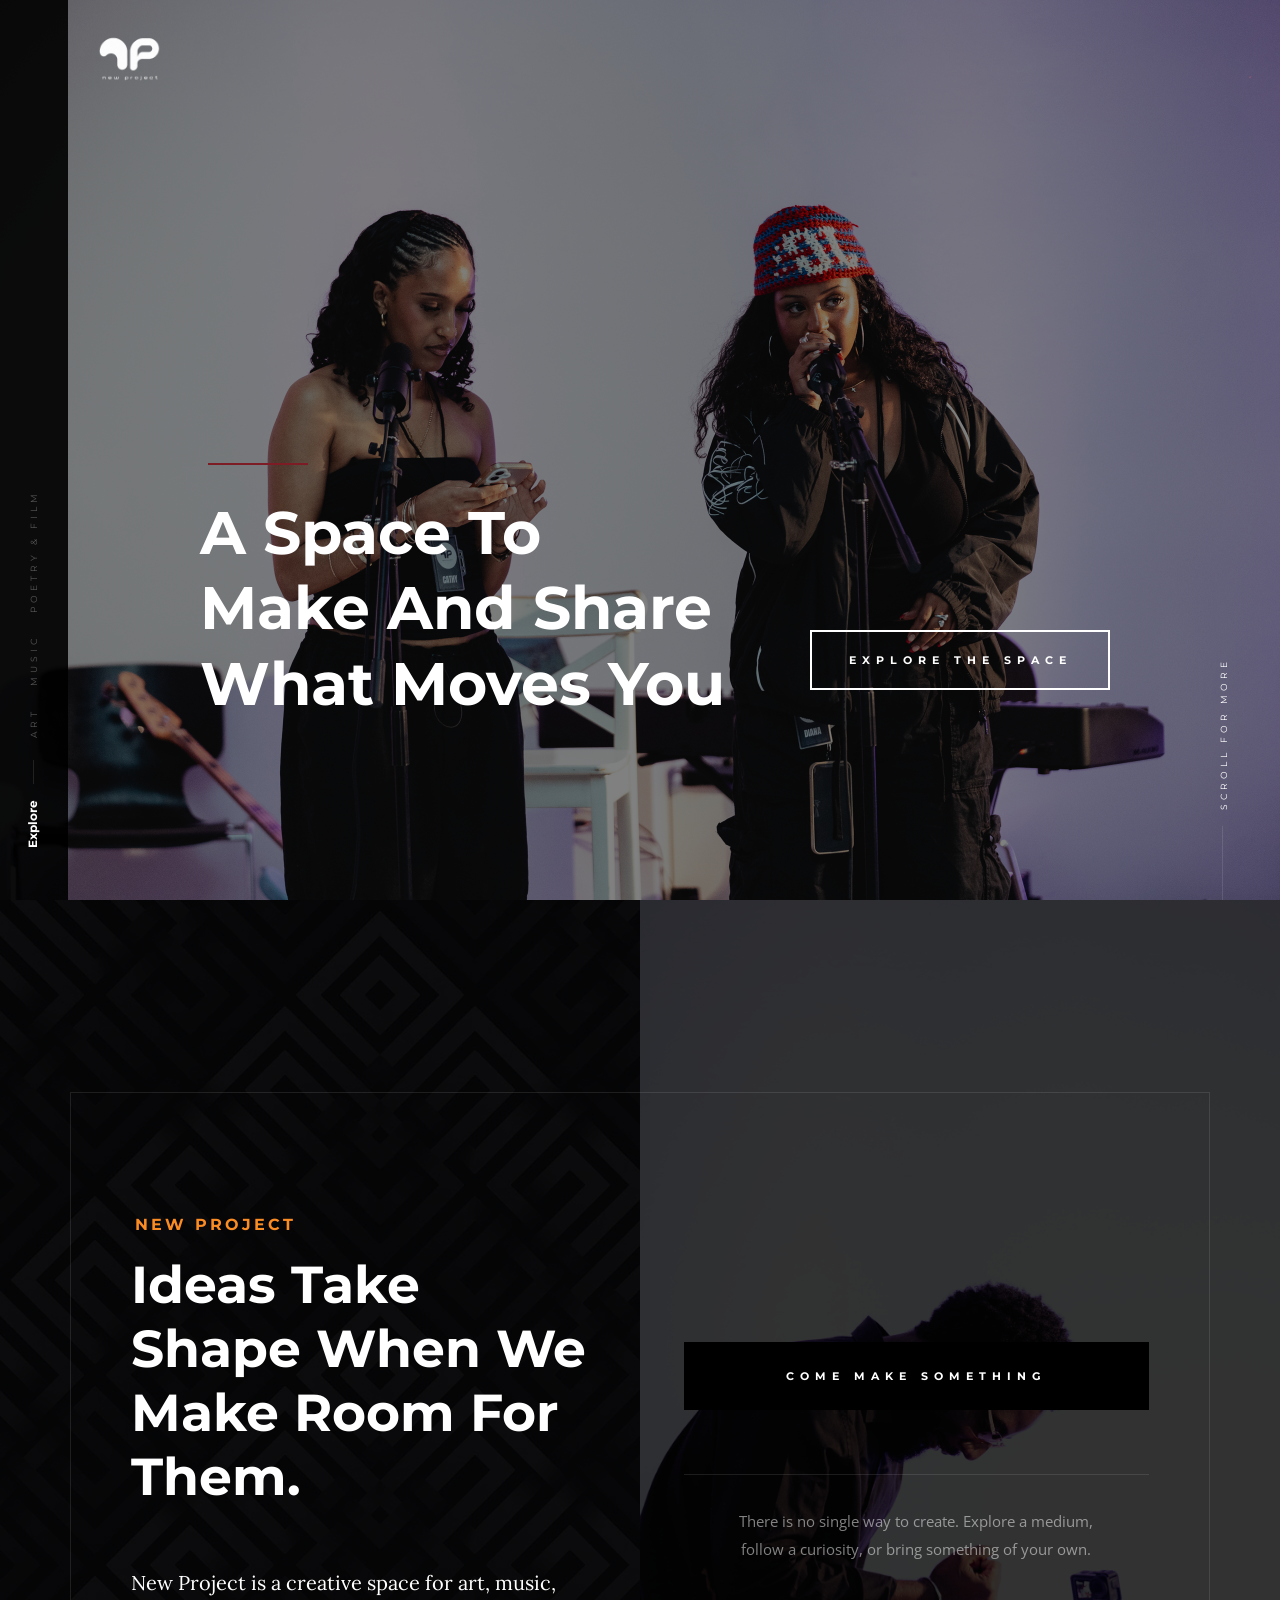
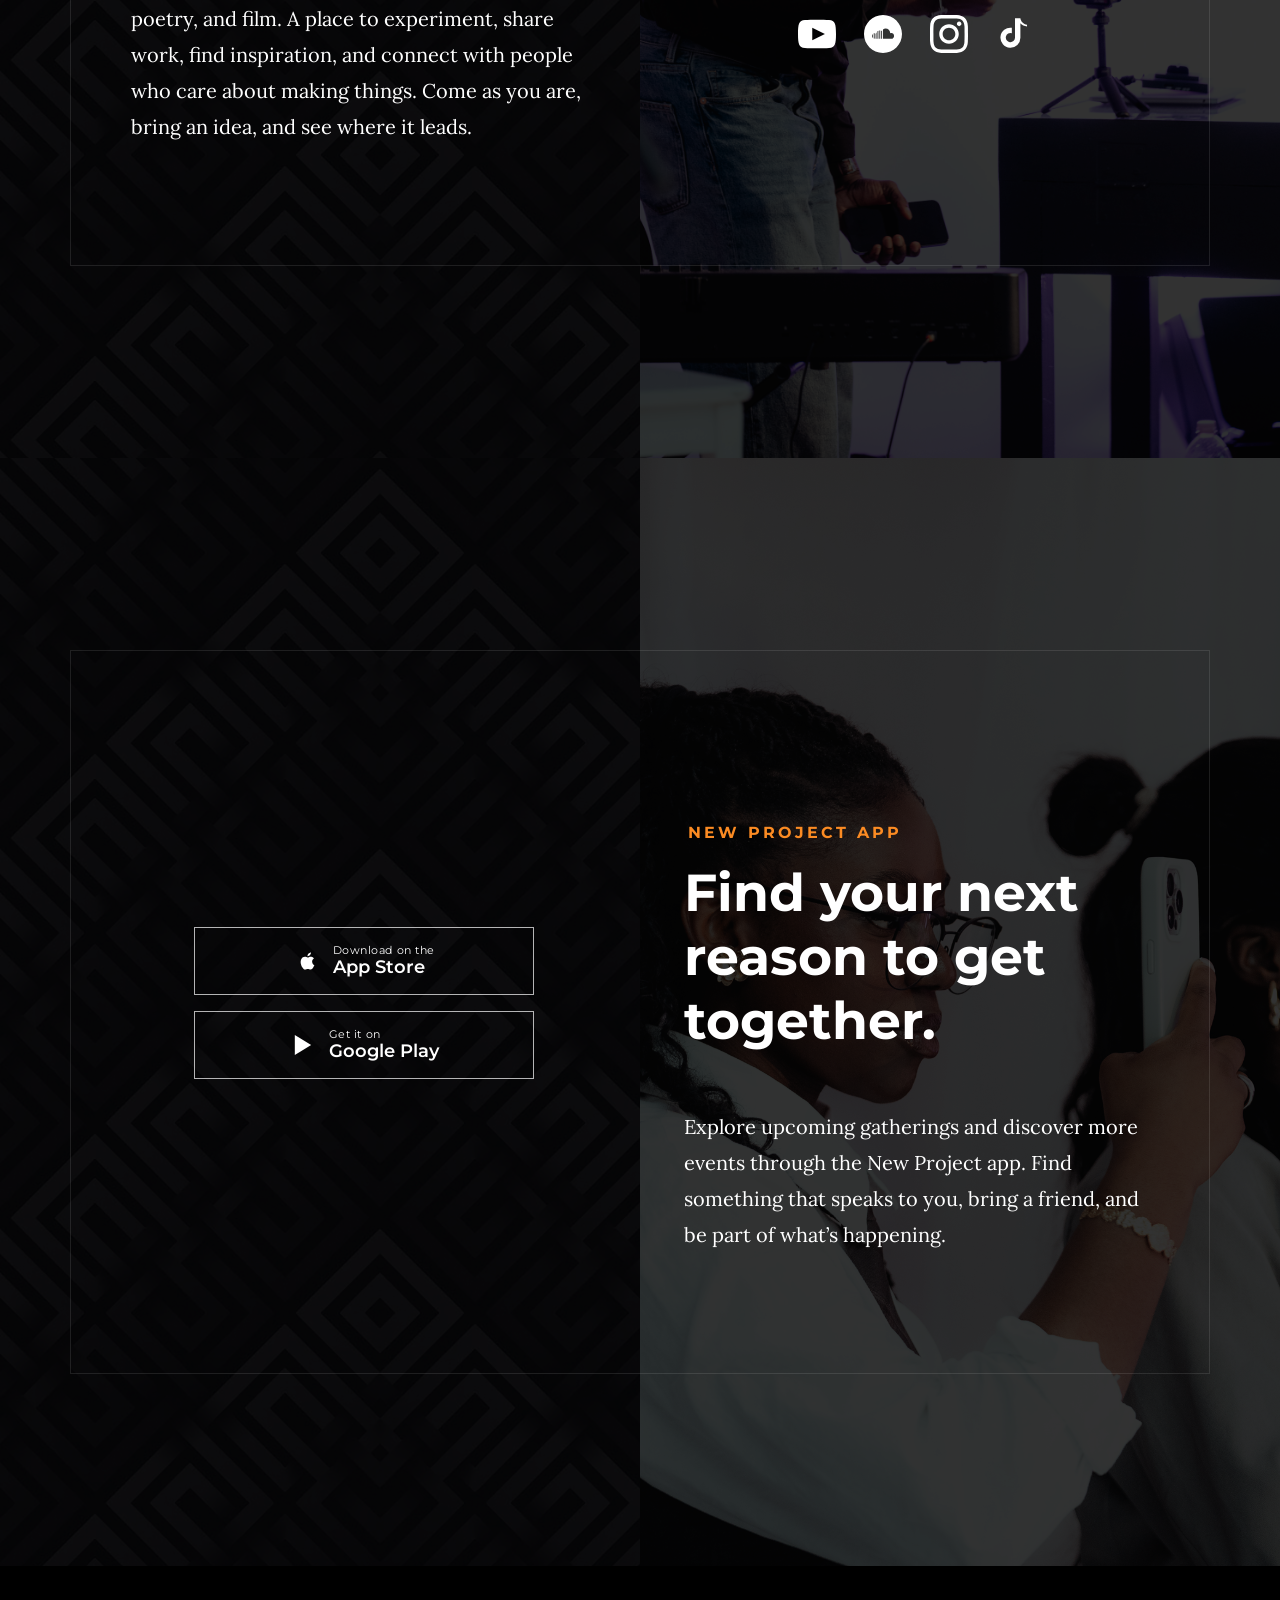
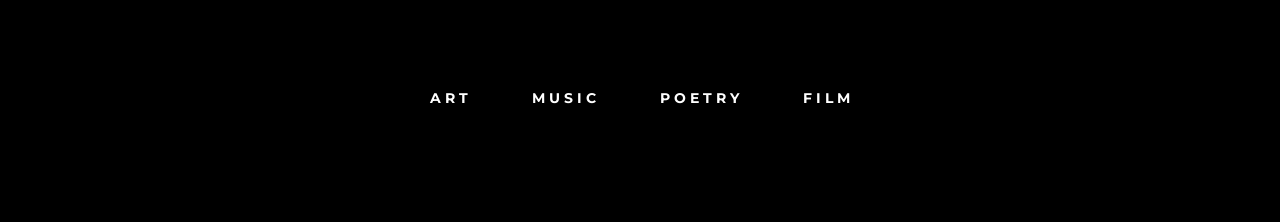
<file: index.html>
<!DOCTYPE html>
<html class="no-js" lang="en">
<head>

    <!--- basic page needs
    ================================================== -->
    <meta charset="utf-8">
    <title>New Project | Creative Space for Art, Music, Poetry &amp; Film</title>
    <meta name="description" content="New Project is a creative space for art, music, poetry, and film.">
    <meta name="author" content="New Project">
    <meta property="og:title" content="New Project">
    <meta property="og:description" content="A creative space for art, music, poetry, and film.">
    <meta property="og:type" content="website">
    <meta property="og:image" content="newpool.png">
    <meta name="twitter:card" content="summary_large_image">
    <meta name="twitter:image" content="newpool.png">

    <!-- mobile specific metas
    ================================================== -->
    <meta name="viewport" content="width=device-width, initial-scale=1">

    <!-- CSS
    ================================================== -->
    <link rel="stylesheet" href="css/base.css">
    <link rel="stylesheet" href="css/main.css">

    <!-- script
    ================================================== -->
    <script src="js/modernizr.js"></script>

    <!-- favicons
    ================================================== -->
    <link rel="apple-touch-icon" sizes="180x180" href="np.PNG">
    <link rel="icon" type="image/png" sizes="32x32" href="np.PNG">
    <link rel="icon" type="image/png" sizes="16x16" href="np.PNG">
    <link rel="manifest" href="site.webmanifest">

</head>

<body id="top">

    <!-- preloader ================================================== -->
    <div id="preloader">
        <div id="loader" class="dots-jump">
            <div></div>
            <div></div>
            <div></div>
        </div>
    </div>


    <!-- header
    ================================================== -->
    <header class="s-header">

        <div class="header-logo">
            <a class="site-logo" href="index.html">
                <img src="newpool.png" alt="New Project homepage">
            </a>
        </div>

        <!-- <nav class="header-nav-wrap">
            <ul class="header-nav">
            </ul>
        </nav> -->

        <!-- <a class="header-menu-toggle" href="#0"><span>Menu</span></a> -->

    </header> <!-- end s-header -->


    <!-- hero
    ================================================== -->
    <section class="s-hero" data-parallax="scroll" data-image-src="DSC01056.jpg" data-natural-width=3000 data-natural-height=2000 data-position-y=center>

        <div class="hero-left-bar"></div>

        <div class="row hero-content">

            <div class="column large-full hero-content__text">
                <h1>
                    A Space To <br>
                    Make And Share <br>
                    What Moves You
                </h1>

                <div class="hero-content__buttons">
                    <a href="events.html" class="btn btn--stroke">Explore the Space</a>
                </div>
            </div> 

        </div> <!-- end hero-content -->

        <ul class="hero-social">
            <li class="hero-social__title">Explore</li>
            <li>
                <a href="#about" class="smoothscroll">Art</a>
            </li>
            <li>
                <a href="#about" class="smoothscroll">Music</a>
            </li>
            <li>
                <a href="#about" class="smoothscroll">Poetry &amp; Film</a>
            </li>
        </ul> <!-- end hero-social -->

        <div class="hero-scroll">
            <a href="#about" class="scroll-link smoothscroll">
                Scroll For More
            </a>
        </div> <!-- end hero-scroll -->

    </section> <!-- end s-hero -->


  

  

 
    <!-- series
    ================================================== -->
    <section class="s-series" id="about">

        <div class="series-img" style="background-image: url('DSC01022.jpg');"></div>

        <div class="row row-y-center series-content">

            <div class="column large-half medium-full">
                <h3 class="subhead">New Project</h3>
                <h2>Ideas Take Shape When We Make Room For Them.</h2>
                <p>
                New Project is a creative space for art, music, poetry, and film. A place to
                experiment, share work, find inspiration, and connect with people who care
                about making things. Come as you are, bring an idea, and see where it leads.
                </p>
            </div> <!-- end column -->

            <div class="column large-half medium-full">
                <div class="series-content__buttons">
                    <a href="#top" class="btn btn--large h-full-width smoothscroll">Come make something</a>
                </div>

                <div class="series-content__subscribe">
                    <p>
                    There is no single way to create. Explore a medium, follow a curiosity,
                    or bring something of your own.
                    </p>
                <!-- <ul class="series-content__subscribe-links">
                        <li class="ss-apple-podcast"><a href="#about">Art</a></li>
                        <li class="ss-instagram"><a href="#about">Art</a></li>
                        <li class="ss-spotify"><a href="#about">Music</a></li>
                        <li class="ss-soundcloud"><a href="#about">Poetry</a></li>
                        <li class="ss-youtube"><a href="#about">Film</a></li>
                    </ul> -->
                    
                    <ul class="series-content__subscribe-links">
                        <!-- <li class="ss-spotify"><a href="#about">Music</a></li> -->
                        <li class="ss-youtube"><a href="https://www.youtube.com/@newproject.np">Film</a></li>
                        <li class="ss-soundcloud"><a href="#about">Poetry</a></li>
                        <li class="ss-instagram"><a href="https://www.instagram.com/newproject.np" aria-label="Instagram">Instagram</a></li>
                        <li class="ss-tiktok"><a href="https://www.tiktok.com/@newproject.np" aria-label="TikTok">TikTok</a></li>
                    </ul>
                </div>
            </div> <!-- end column -->
            
        </div> <!-- series-content -->

    </section> <!-- end s-series -->


    <!-- app ================================================== -->
    <section class="s-series s-app" id="app">

        <div class="series-img" style="background-image: url('DSC01061.jpg');"></div>

        <div class="row row-y-center series-content">
            <div class="column large-half medium-full" style="margin-bottom: 50px;">
                <div class="app-store-links">
                    <a class="btn btn--stroke app-store-button" href="https://apps.apple.com/us/app/np-app/id6808212163" aria-label="Download NP App from the App Store" target="_blank" rel="noopener noreferrer">
                        <svg viewBox="0 0 24 24" aria-hidden="true" focusable="false"><path d="M16.37 12.58c.02 2.2 1.93 2.94 1.95 2.95-.02.05-.3 1.03-1 2.04-.6.87-1.22 1.74-2.2 1.76-.96.02-1.27-.57-2.37-.57-1.1 0-1.45.55-2.36.59-.95.04-1.67-.94-2.28-1.8-1.24-1.8-2.19-5.08-.92-7.3.63-1.1 1.76-1.8 2.99-1.82.93-.02 1.8.63 2.37.63.57 0 1.63-.78 2.75-.67.47.02 1.8.19 2.65 1.44-.07.04-1.58.92-1.58 2.75ZM14.57 6.9c.5-.6.83-1.43.74-2.26-.72.03-1.6.48-2.12 1.08-.47.54-.88 1.39-.77 2.2.81.06 1.64-.41 2.15-1.02Z"/></svg>
                        <span><small>Download on the</small>App Store</span>
                    </a>
                    <a class="btn btn--stroke app-store-button" href="https://play.google.com/store/search?q=NP%20App%20New%20Project&amp;c=apps" aria-label="Find NP App on Google Play" target="_blank" rel="noopener noreferrer">
                        <svg viewBox="0 0 24 24" aria-hidden="true" focusable="false"><path d="M5 3.5v17L19 12 5 3.5Z"/></svg>
                        <span><small>Get it on</small>Google Play</span>
                    </a>
                </div>
            </div>

            <div class="column large-half medium-full" style="margin-top: 50px;">
                <h3 class="subhead mt-5" >New Project App</h3>
                <h2>Find your next reason to get together.</h2>
                <p>
                Explore upcoming gatherings and discover more events through the New Project
                app. Find something that speaks to you, bring a friend, and be part of what’s
                happening.
                </p>
            </div>

        </div>

    </section> <!-- end app -->

 
    <!-- Creative disciplines ================================================== -->
    <section class="s-social">
        <div class="row social-content">
            <div class="column">
                <ul class="social-list">
                    <li class="social-list__item">
                        <a href="#0" title="">
                            <span class="social-list__text">Art</span>
                        </a>
                    </li>
                    <li class="social-list__item">
                        <a href="#0" title="">
                            <span class="social-list__text">Music</span>
                        </a>
                    </li>
                    <li class="social-list__item">
                        <a href="#0" title="">
                            <span class="social-list__text">Poetry</span>
                        </a>
                    </li>
                    <li class="social-list__item">
                        <a href="#0" title="">
                            <span class="social-list__text">Film</span>
                        </a>
                    </li>
                </ul>
            </div>
        </div> <!-- end social-content -->

    </section> <!-- end s-social -->


    <!-- footer
    ================================================== -->
    <!-- <footer class="s-footer">

        <div class="row footer-top">
            <div class="column large-4 medium-5 tab-full">
                <div class="footer-logo">
                    <a class="site-footer-logo" href="index.html">
                    </a>
                </div>  
                <p>
                Laborum ad explicabo. Molestiae voluptates est. Quisquam labore tenetur 
                et assumenda voluptatibus a beatae. Rerum odio ducimus reprehenderit 
                sit animi laborum nostrum dolorum animi voluptates est voluptatibus a beatae. 
                </p>
            </div>
            <div class="column large-half tab-full">
                <div class="row">
                    <div class="column large-7 medium-full">
                        <h4 class="h6">Our Location</h4>
                        <p>
                        1600 Amphitheatre Parkway <br>
                        Mountain View, California <br>
                        94043 US
                        </p>
                    </div>
                   <div class="column large-5 medium-full">
                        <h4 class="h6">Quick Links</h4>
                        <ul class="footer-list">
                            <li><a href="index.html">Home</a></li>
                            <li><a href="about.html">About</a></li>
                            <li><a href="volunteer.html">Volunteer</a></li>
                            <li><a href="connect-group.html">Connect Groups</a></li>
                            <li><a href="events.html">Upcoming Events</a></li>
                            <li><a href="contact.html">Contact</a></li>
                        </ul>
                    </div> 
                </div>
            </div>
        </div> 
        <div class="row footer-bottom">
            <div class="column ss-copyright">
                <span>© Copyright Newproject 2026</span> 
            </div>
        </div> 

        <div class="ss-go-top">
            <a class="smoothscroll" title="Back to Top" href="#top">
                <svg xmlns="http://www.w3.org/2000/svg" width="24" height="24" viewBox="0 0 24 24"><path d="M12 0l8 9h-6v15h-4v-15h-6z"/></svg>
            </a>
        </div> 

    </footer>  -->

    <!-- Java Script
    ================================================== -->
    <script src="js/jquery-3.2.1.min.js"></script>
    <script src="js/plugins.js"></script>
    <script src="js/main.js"></script>

</body>
</file>
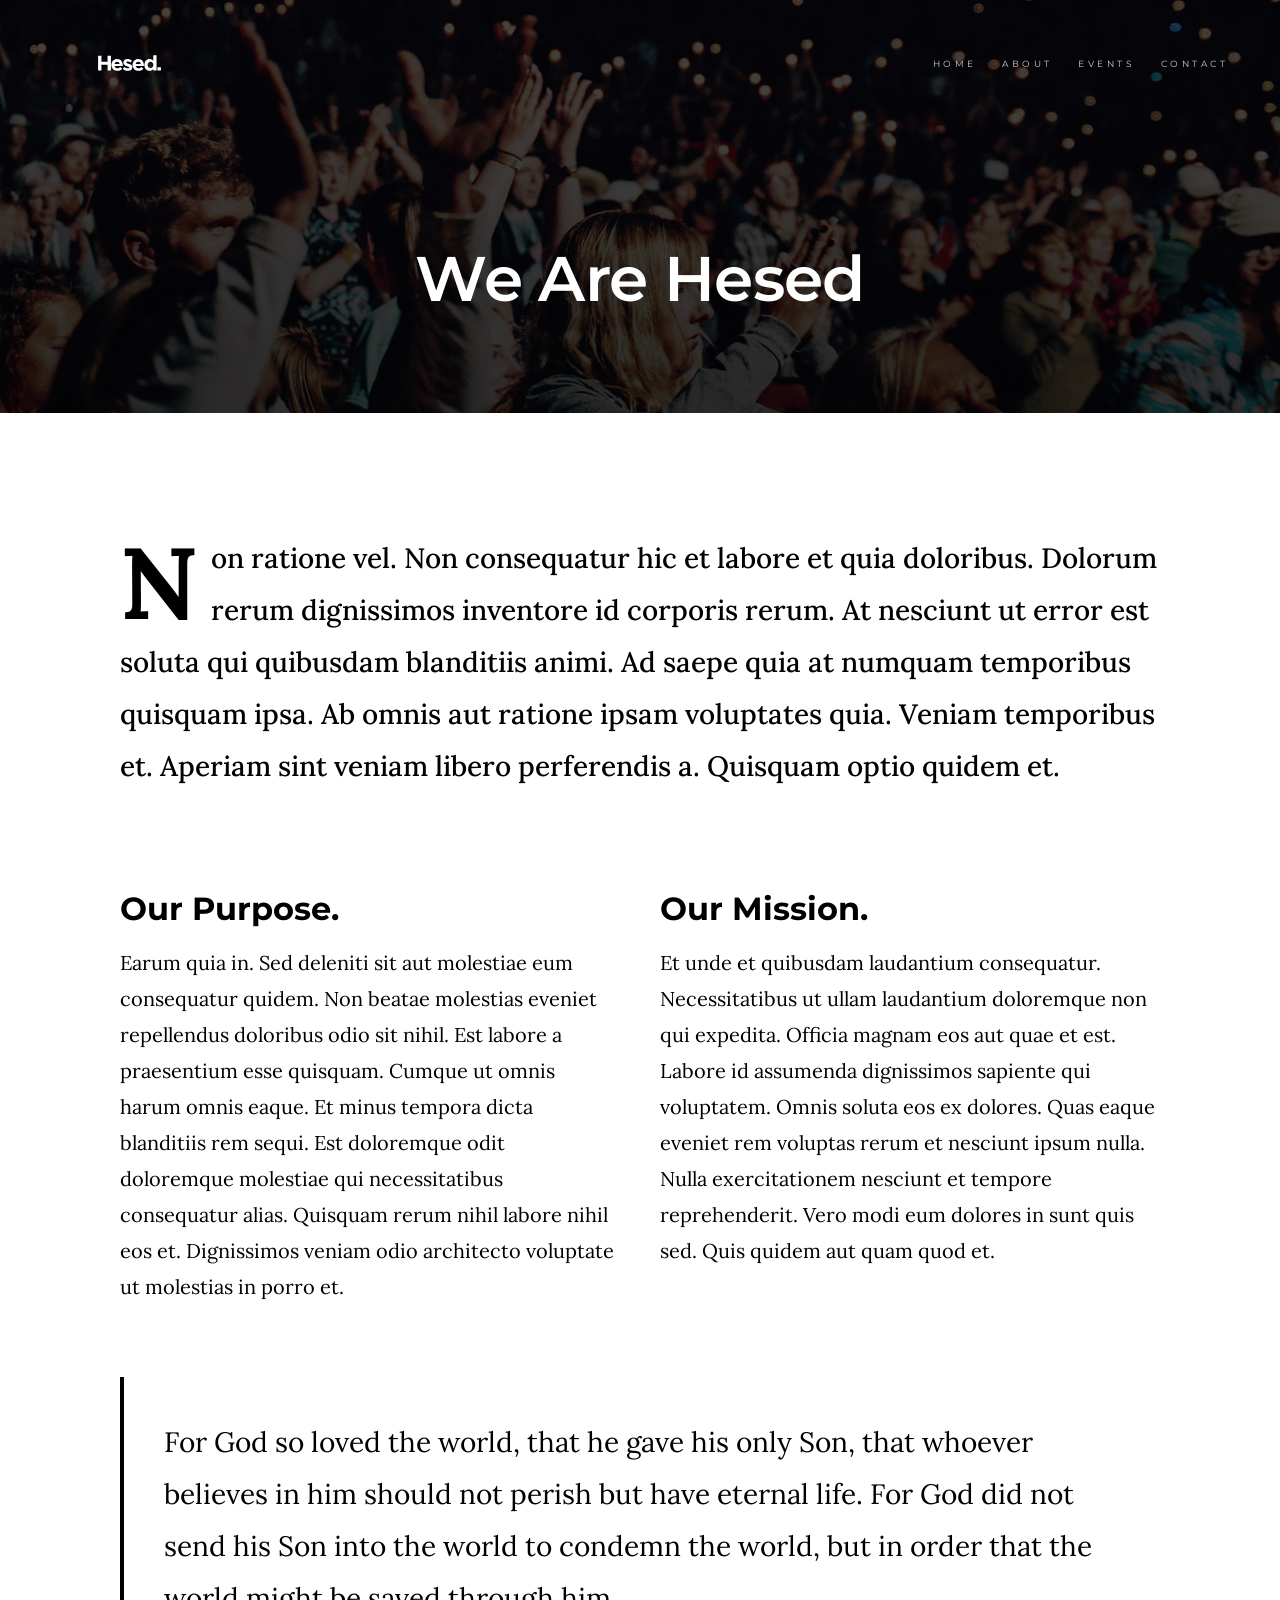
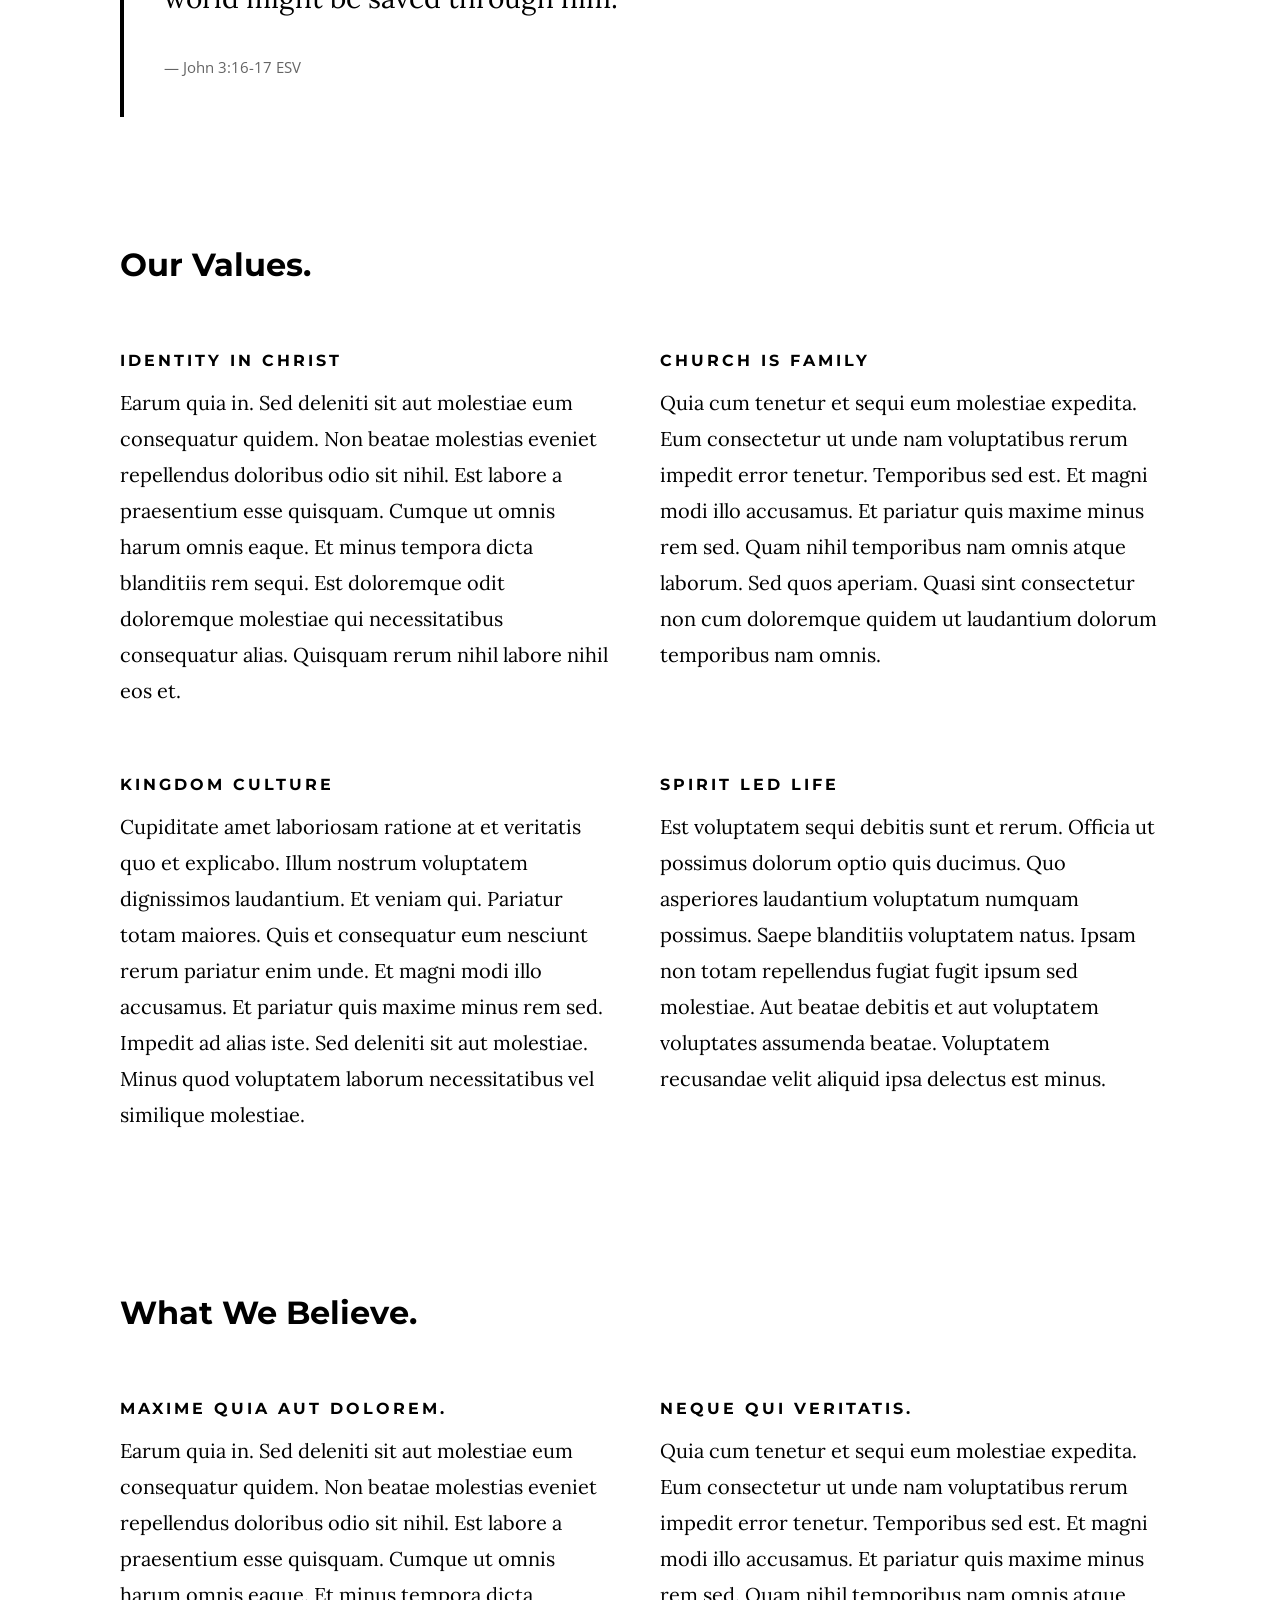
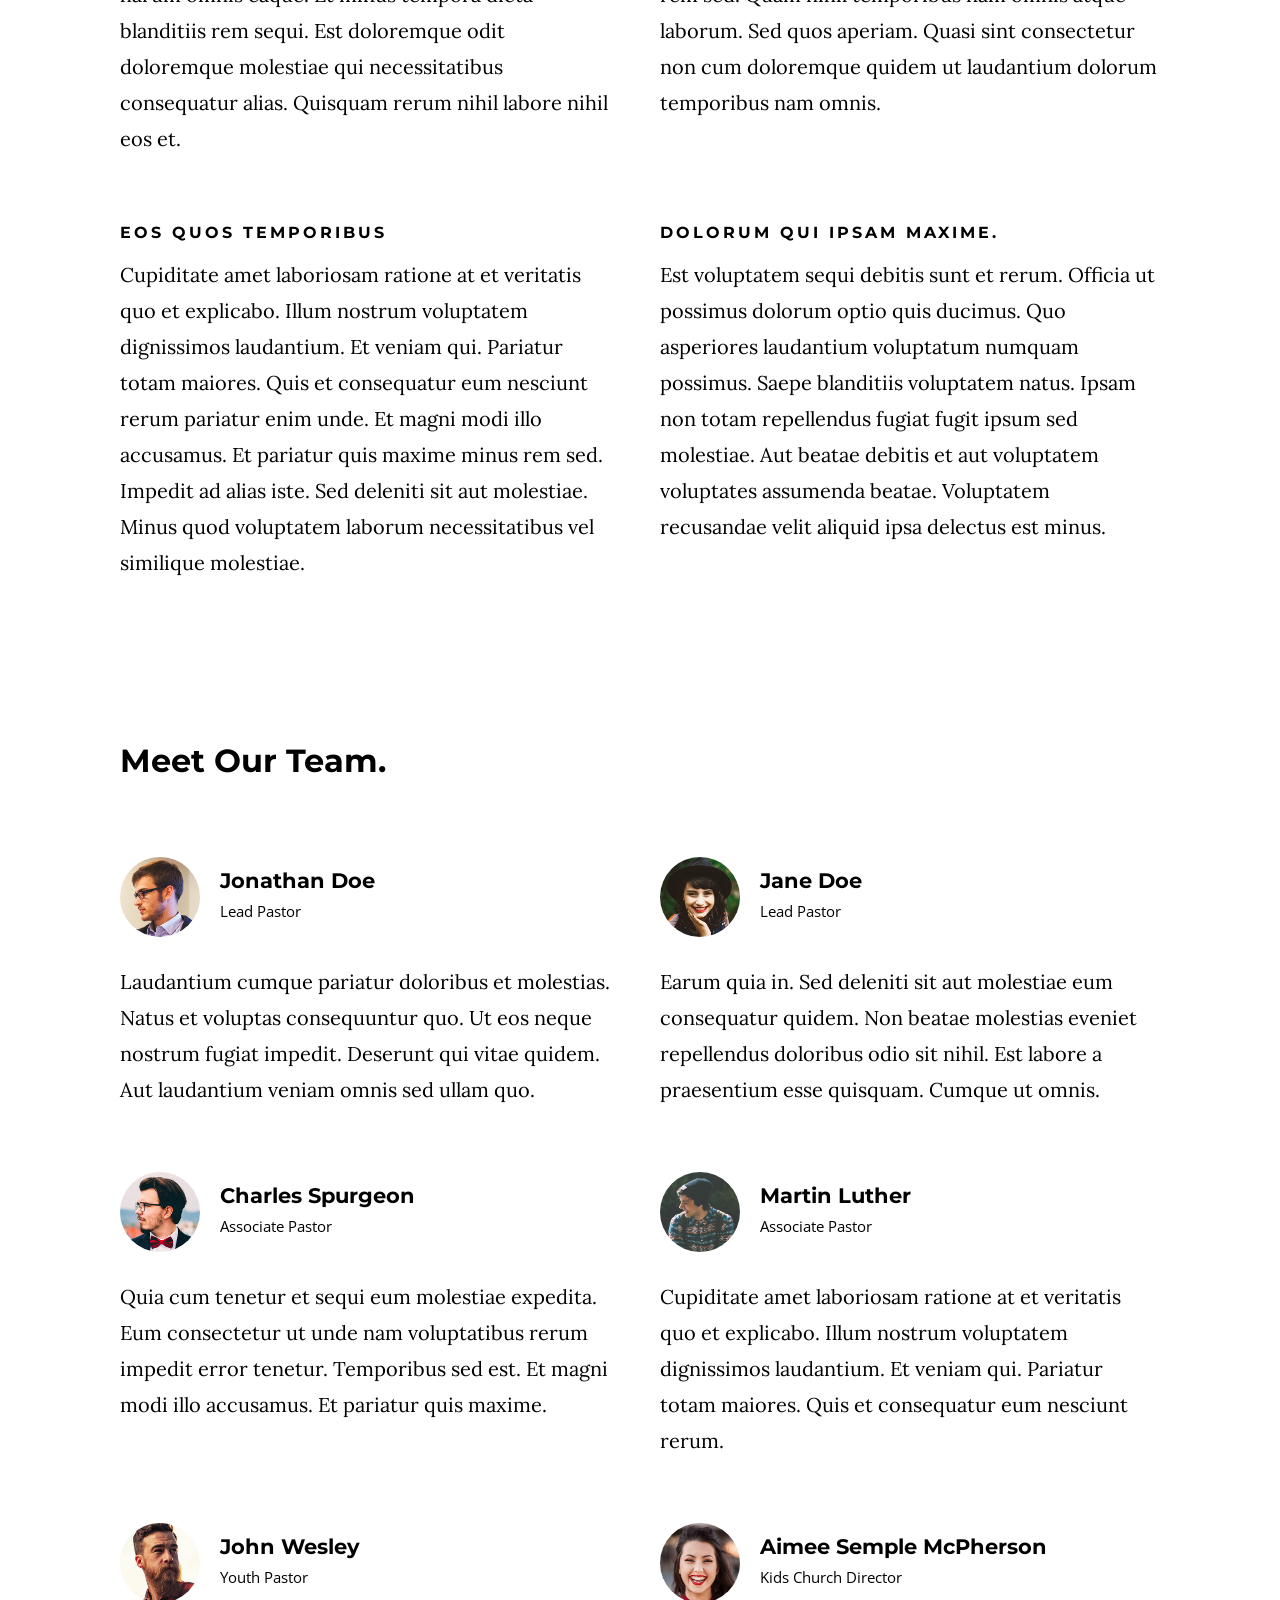
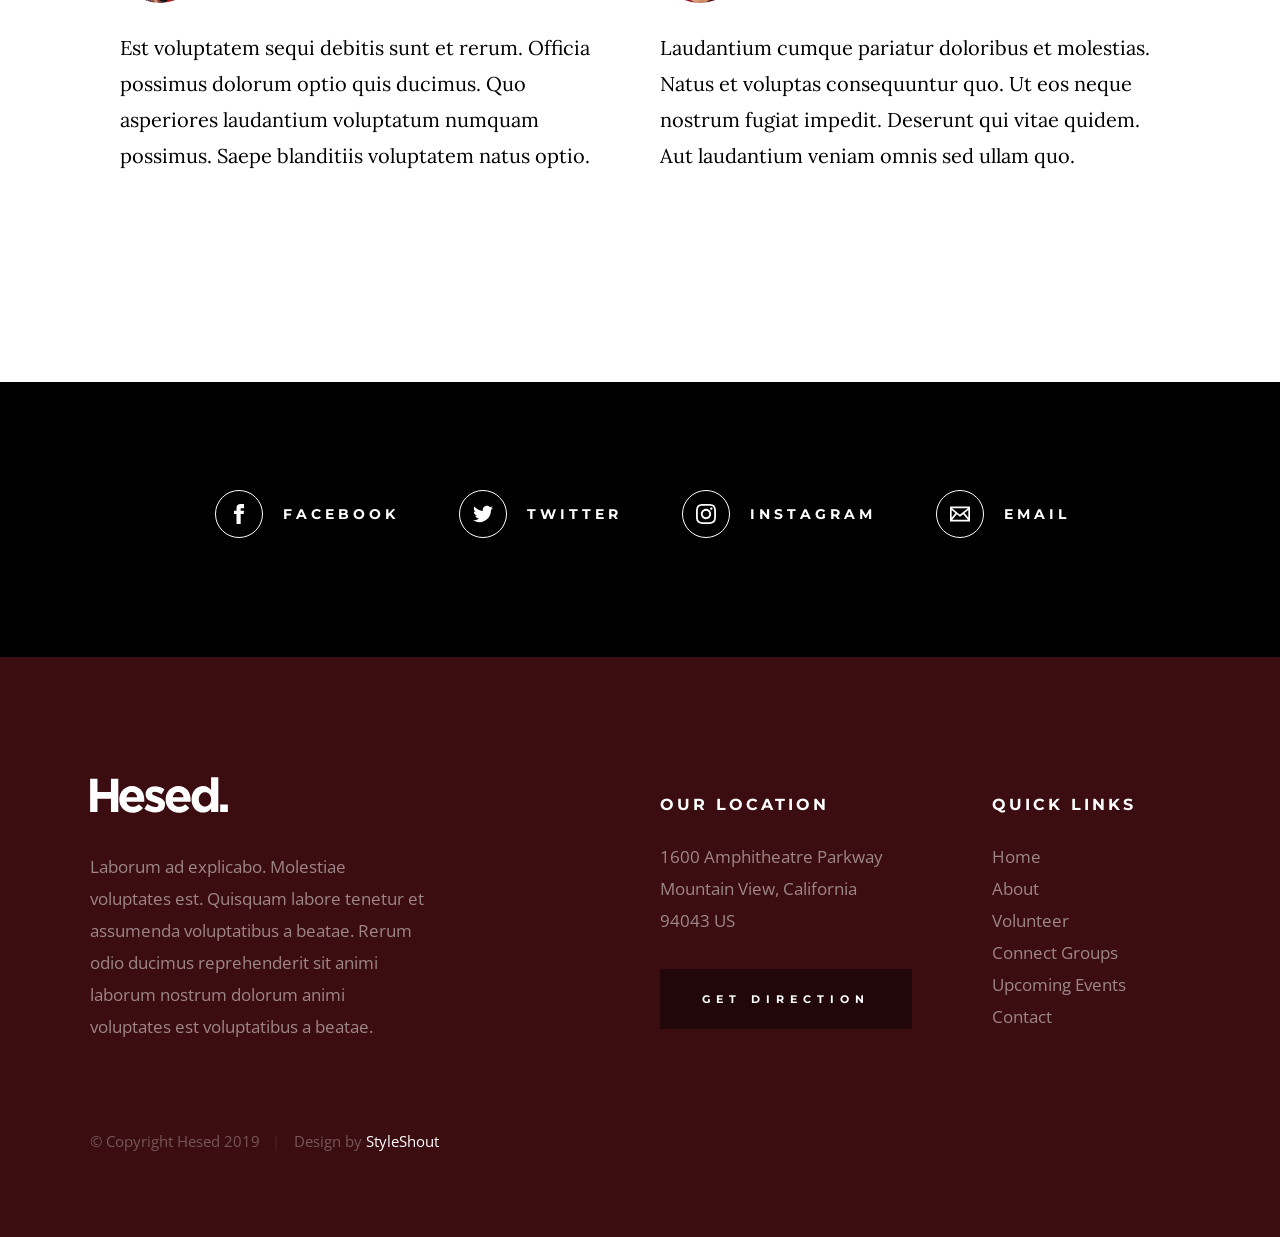
<file: about.html>
<!DOCTYPE html>
<html class="no-js" lang="en">
<head>

    <!--- basic page needs
    ================================================== -->
    <meta charset="utf-8">
    <title>Hesed - About</title>
    <meta name="description" content="">
    <meta name="author" content="">

    <!-- mobile specific metas
    ================================================== -->
    <meta name="viewport" content="width=device-width, initial-scale=1">

    <!-- CSS
    ================================================== -->
    <link rel="stylesheet" href="css/base.css">
    <link rel="stylesheet" href="css/main.css">

    <!-- script
    ================================================== -->
    <script src="js/modernizr.js"></script>

    <!-- favicons
    ================================================== -->
    <link rel="apple-touch-icon" sizes="180x180" href="apple-touch-icon.png">
    <link rel="icon" type="image/png" sizes="32x32" href="favicon-32x32.png">
    <link rel="icon" type="image/png" sizes="16x16" href="favicon-16x16.png">
    <link rel="manifest" href="site.webmanifest">

</head>

<body id="top">

    <!-- preloader
    ================================================== -->
    <div id="preloader">
        <div id="loader" class="dots-jump">
            <div></div>
            <div></div>
            <div></div>
        </div>
    </div>


    <!-- header
    ================================================== -->
    <header class="s-header">

        <div class="header-logo">
            <a class="site-logo" href="index.html">
                <img src="images/logo.svg" alt="Homepage">
            </a>
        </div>

        <nav class="header-nav-wrap">
            <ul class="header-nav">
                <li><a href="index.html" title="Home">Home</a></li>
                <li class="current"><a href="about.html" title="About">About</a></li>
                <li><a href="events.html" title="Services">Events</a></li>
                <li><a href="contact.html" title="Contact us">Contact</a></li>	
            </ul>
        </nav>

        <a class="header-menu-toggle" href="#0"><span>Menu</span></a>

    </header> <!-- end s-header -->


    <!-- page header
    ================================================== -->
    <section class="page-header page-header--about">

        <div class="gradient-overlay"></div>
        <div class="row page-header__content">
            <div class="column">
                <h1>We Are Hesed</h1>
            </div>
        </div>

    </section> <!-- end page-header -->


    <!-- page content
    ================================================== -->
    <section class="page-content">

        <div class="row">
            <div class="column">

                <p class="lead drop-cap">
                Non ratione vel. Non consequatur hic et labore et quia doloribus. 
                Dolorum rerum dignissimos inventore id corporis rerum. At nesciunt 
                ut error est soluta qui quibusdam blanditiis animi. Ad saepe quia at 
                numquam temporibus quisquam ipsa. Ab omnis aut ratione ipsam voluptates 
                quia. Veniam temporibus et. Aperiam sint veniam libero perferendis a. 
                Quisquam optio quidem et.
                </p>

                <div class="row">
                    <div class="column large-half medium-full">
                        <h2>Our Purpose.</h2>
                        <p>
                        Earum quia in. Sed deleniti sit aut molestiae eum consequatur 
                        quidem. Non beatae molestias eveniet repellendus doloribus odio 
                        sit nihil. Est labore a praesentium esse quisquam. Cumque ut 
                        omnis harum omnis eaque.

                        Et minus tempora dicta blanditiis rem sequi. Est doloremque 
                        odit doloremque molestiae qui necessitatibus consequatur alias. 
                        Quisquam rerum nihil labore nihil eos et. Dignissimos veniam odio 
                        architecto voluptate ut molestias in porro et.
                        </p>
                    </div>

                    <div class="column large-half medium-full">
                        <h2>Our Mission.</h2>
                        <p>
                        Et unde et quibusdam laudantium consequatur. Necessitatibus ut 
                        ullam laudantium doloremque non qui expedita. Officia magnam 
                        eos aut quae et est. Labore id assumenda dignissimos sapiente 
                        qui voluptatem. Omnis soluta eos ex dolores.

                        Quas eaque eveniet rem voluptas rerum et nesciunt ipsum nulla. 
                        Nulla exercitationem nesciunt et tempore reprehenderit. Vero 
                        modi eum dolores in sunt quis sed. Quis quidem aut quam quod 
                        et. 
                        </p>
                    </div>
                </div>

                <blockquote cite="http://where-i-got-my-info-from.com">
                    <p>
                    For God so loved the world, that he gave his only Son, that whoever believes in 
                    him should not perish but have eternal life. For God did not send his Son into 
                    the world to condemn the world, but in order that the world might be 
                    saved through him.
                    </p>
                    <cite>
                        <a href="#0">John 3:16-17 ESV</a>
                    </cite>
                </blockquote>

                <br>

                <h2>Our Values.</h2>
                <div class="row block-large-1-2 block-1000-full block-list">
                    <div class="column block-list__item">
                        <h6>Identity in Christ</h6>

                        <p>
                        Earum quia in. Sed deleniti sit aut molestiae eum consequatur 
                        quidem. Non beatae molestias eveniet repellendus doloribus odio 
                        sit nihil. Est labore a praesentium esse quisquam. Cumque ut 
                        omnis harum omnis eaque. Et minus tempora dicta blanditiis rem sequi. Est doloremque 
                        odit doloremque molestiae qui necessitatibus consequatur alias. 
                        Quisquam rerum nihil labore nihil eos et.
                        </p>
                    </div>

                    <div class="column block-list__item">
                        <h6>Church Is Family</h6>

                        <p>
                        Quia cum tenetur et sequi eum molestiae expedita. Eum consectetur 
                        ut unde nam voluptatibus rerum impedit error tenetur. Temporibus 
                        sed est. Et magni modi illo accusamus. Et pariatur quis maxime 
                        minus rem sed. Quam nihil temporibus nam omnis atque laborum. 
                        Sed quos aperiam. Quasi sint consectetur non cum doloremque 
                        quidem ut laudantium dolorum temporibus nam omnis.
                        </p>
                    </div>

                    <div class="column block-list__item">
                        <h6>Kingdom Culture</h6>

                        <p>
                        Cupiditate amet laboriosam ratione at et veritatis quo et explicabo. 
                        Illum nostrum voluptatem dignissimos laudantium. Et veniam qui. 
                        Pariatur totam maiores. Quis et consequatur eum nesciunt rerum 
                        pariatur enim unde. Et magni modi illo accusamus. Et pariatur quis maxime 
                        minus rem sed. Impedit ad alias iste. Sed deleniti sit aut molestiae.
                        Minus quod voluptatem laborum necessitatibus vel similique molestiae.
                        </p>
                    </div>

                    <div class="column block-list__item">
                        <h6>Spirit Led Life</h6>

                        <p>
                        Est voluptatem sequi debitis sunt et rerum. Officia ut possimus 
                        dolorum optio quis ducimus. Quo asperiores laudantium voluptatum 
                        numquam possimus. Saepe blanditiis voluptatem natus. Ipsam non 
                        totam repellendus fugiat fugit ipsum sed molestiae. Aut beatae 
                        debitis et aut voluptatem voluptates assumenda beatae. Voluptatem 
                        recusandae velit aliquid ipsa delectus est minus. 
                        </p>
                    </div>

                </div> <!-- end block-list -->

                <br>

                <h2>What We Believe.</h2>

                <div class="row block-large-1-2 block-1000-full block-list">
                    <div class="column block-list__item">
                        <h6>Maxime Quia Aut Dolorem.</h6>
                        <p>
                        Earum quia in. Sed deleniti sit aut molestiae eum consequatur 
                        quidem. Non beatae molestias eveniet repellendus doloribus odio 
                        sit nihil. Est labore a praesentium esse quisquam. Cumque ut 
                        omnis harum omnis eaque. Et minus tempora dicta blanditiis rem sequi. Est doloremque 
                        odit doloremque molestiae qui necessitatibus consequatur alias. 
                        Quisquam rerum nihil labore nihil eos et.
                        </p>
                    </div>
                    <div class="column block-list__item">
                        <h6>
                        Neque Qui Veritatis.
                        </h6>
                        <p>
                        Quia cum tenetur et sequi eum molestiae expedita. Eum consectetur 
                        ut unde nam voluptatibus rerum impedit error tenetur. Temporibus 
                        sed est. Et magni modi illo accusamus. Et pariatur quis maxime 
                        minus rem sed. Quam nihil temporibus nam omnis atque laborum. 
                        Sed quos aperiam. Quasi sint consectetur non cum doloremque 
                        quidem ut laudantium dolorum temporibus nam omnis.
                        </p>
                    </div>
                    <div class="column block-list__item">
                        <h6>
                        Eos Quos Temporibus
                        </h6>
                        <p>
                        Cupiditate amet laboriosam ratione at et veritatis quo et explicabo. 
                        Illum nostrum voluptatem dignissimos laudantium. Et veniam qui. 
                        Pariatur totam maiores. Quis et consequatur eum nesciunt rerum 
                        pariatur enim unde. Et magni modi illo accusamus. Et pariatur quis maxime 
                        minus rem sed. Impedit ad alias iste. Sed deleniti sit aut molestiae.
                        Minus quod voluptatem laborum necessitatibus vel similique molestiae.
                        </p>
                    </div>
                    <div class="column block-list__item">
                        <h6>
                        Dolorum Qui Ipsam Maxime.
                        </h6>
                        <p>
                        Est voluptatem sequi debitis sunt et rerum. Officia ut possimus 
                        dolorum optio quis ducimus. Quo asperiores laudantium voluptatum 
                        numquam possimus. Saepe blanditiis voluptatem natus. Ipsam non 
                        totam repellendus fugiat fugit ipsum sed molestiae. Aut beatae 
                        debitis et aut voluptatem voluptates assumenda beatae. Voluptatem 
                        recusandae velit aliquid ipsa delectus est minus. 
                        </p>
                    </div>
                </div> <!-- end block-list -->

                <br>

                <h2>Meet Our Team.</h2>

                <div class="row block-large-1-2 block-tab-full church-staff">
                    <div class="column church-staff__item">
                        <div class="church-staff__header">
                            <div class="church-staff__picture">
                                <img src="images/avatars/user-01.jpg" alt="">
                            </div>
                            <h4 class="church-staff__name">
                                Jonathan Doe
                                <span class="church-staff__position">
                                    Lead Pastor
                                </span>
                            </h4>
                        </div>

                        <p>
                        Laudantium cumque pariatur doloribus et molestias. Natus et 
                        voluptas consequuntur quo. Ut eos neque nostrum fugiat 
                        impedit. Deserunt qui vitae quidem. Aut laudantium veniam omnis 
                        sed ullam quo.
                        </p>
                    </div>

                    <div class="column church-staff__item">
                        <div class="church-staff__header">
                            <div class="church-staff__picture">
                                <img src="images/avatars/user-02.jpg" alt="">
                            </div>
                            <h4 class="church-staff__name">
                                Jane Doe
                                <span class="church-staff__position">
                                    Lead Pastor
                                </span>
                            </h4>
                        </div>

                        <p>
                        Earum quia in. Sed deleniti sit aut molestiae eum consequatur 
                        quidem. Non beatae molestias eveniet repellendus doloribus odio 
                        sit nihil. Est labore a praesentium esse quisquam. Cumque ut 
                        omnis.
                        </p>
                    </div>

                    <div class="column church-staff__item">
                        <div class="church-staff__header">
                            <div class="church-staff__picture">
                                <img src="images/avatars/user-03.jpg" alt="">
                            </div>
                            <h4 class="church-staff__name">
                                Charles Spurgeon
                                <span class="church-staff__position">
                                    Associate Pastor
                                </span>
                            </h4>
                        </div>
    
                        <p>
                        Quia cum tenetur et sequi eum molestiae expedita. Eum consectetur 
                        ut unde nam voluptatibus rerum impedit error tenetur. Temporibus 
                        sed est. Et magni modi illo accusamus. Et pariatur quis maxime.
                        </p>
                    </div>

                    <div class="column church-staff__item">
                        <div class="church-staff__header">
                            <div class="church-staff__picture">
                                <img src="images/avatars/user-04.jpg" alt="">
                            </div>
                            <h4 class="church-staff__name">
                                Martin Luther
                                <span class="church-staff__position">
                                    Associate Pastor
                                </span>
                            </h4>
                        </div>
    
                        <p>
                        Cupiditate amet laboriosam ratione at et veritatis quo et explicabo. 
                        Illum nostrum voluptatem dignissimos laudantium. Et veniam qui. 
                        Pariatur totam maiores. Quis et consequatur eum nesciunt rerum.
                        </p>
                    </div>

                    <div class="column church-staff__item">
                        <div class="church-staff__header">
                            <div class="church-staff__picture">
                                <img src="images/avatars/user-05.jpg" alt="">
                            </div>
                            <h4 class="church-staff__name">
                                John Wesley
                                <span class="church-staff__position">
                                    Youth Pastor
                                </span>
                            </h4>
                        </div>
    
                        <p>
                        Est voluptatem sequi debitis sunt et rerum. Officia possimus 
                        dolorum optio quis ducimus. Quo asperiores laudantium voluptatum 
                        numquam possimus. Saepe blanditiis voluptatem natus optio.
                        </p>
                    </div>

                    <div class="column church-staff__item">
                        <div class="church-staff__header">
                            <div class="church-staff__picture">
                                <img src="images/avatars/user-06.jpg" alt="">
                            </div>
                            <h4 class="church-staff__name">
                                Aimee Semple McPherson
                                <span class="church-staff__position">
                                    Kids Church Director
                                </span>
                            </h4>
                        </div>
    
                        <p>
                        Laudantium cumque pariatur doloribus et molestias. Natus et 
                        voluptas consequuntur quo. Ut eos neque nostrum fugiat 
                        impedit. Deserunt qui vitae quidem. Aut laudantium veniam omnis 
                        sed ullam quo.
                        </p>
                    </div>

                </div> <!-- end church staff -->

            </div>
        </div>

    </section> <!-- end page content -->


    <!-- Social
    ================================================== -->
    <section class="s-social">
            
        <div class="row social-content">
            <div class="column">
                <ul class="social-list">
                    <li class="social-list__item">
                        <a href="#0" title="">
                            <span class="social-list__icon social-list__icon--facebook"></span>
                            <span class="social-list__text">Facebook</span>
                        </a>
                    </li>
                    <li class="social-list__item">
                        <a href="#0" title="">
                            <span class="social-list__icon social-list__icon--twitter"></span>
                            <span class="social-list__text">Twitter</span>
                        </a>
                    </li>
                    <li class="social-list__item">
                        <a href="#0" title="">
                            <span class="social-list__icon social-list__icon--instagram"></span>
                            <span class="social-list__text">Instagram</span>
                        </a>
                    </li>
                    <li class="social-list__item">
                        <a href="#0" title="">
                            <span class="social-list__icon social-list__icon--email"></span>
                            <span class="social-list__text">Email</span>
                        </a>
                    </li>
                </ul>
            </div>
        </div> <!-- end social-content -->

    </section> <!-- end s-social -->


    <!-- footer
    ================================================== -->
    <footer class="s-footer">

        <div class="row footer-top">
            <div class="column large-4 medium-5 tab-full">
                <div class="footer-logo">
                    <a class="site-footer-logo" href="index.html">
                        <img src="images/logo.svg" alt="Homepage">
                    </a>
                </div>  <!-- footer-logo -->
                <p>
                Laborum ad explicabo. Molestiae voluptates est. Quisquam labore tenetur 
                et assumenda voluptatibus a beatae. Rerum odio ducimus reprehenderit 
                sit animi laborum nostrum dolorum animi voluptates est voluptatibus a beatae. 
                </p>
            </div>
            <div class="column large-half tab-full">
                <div class="row">
                    <div class="column large-7 medium-full">
                        <h4 class="h6">Our Location</h4>
                        <p>
                        1600 Amphitheatre Parkway <br>
                        Mountain View, California <br>
                        94043 US
                        </p>
        
                        <p>
                        <a href="https://goo.gl/maps/bc7C7eYtSmnNs6216" target="_blank" class="btn btn--footer">Get Direction</a>
                        </p>
                    </div>
                    <div class="column large-5 medium-full">
                        <h4 class="h6">Quick Links</h4>
                        <ul class="footer-list">
                            <li><a href="index.html">Home</a></li>
                            <li><a href="about.html">About</a></li>
                            <li><a href="volunteer.html">Volunteer</a></li>
                            <li><a href="connect-group.html">Connect Groups</a></li>
                            <li><a href="events.html">Upcoming Events</a></li>
                            <li><a href="contact.html">Contact</a></li>
                        </ul>
                    </div>
                </div>
            </div>
        </div> <!-- end footer-top -->

        <div class="row footer-bottom">
            <div class="column ss-copyright">
                <span>© Copyright Hesed 2019</span> 
                <span>Design by <a href="https://www.styleshout.com/">StyleShout</a></span>
            </div>
        </div> <!-- footer-bottom -->

        <div class="ss-go-top">
            <a class="smoothscroll" title="Back to Top" href="#top">
                <svg xmlns="http://www.w3.org/2000/svg" width="24" height="24" viewBox="0 0 24 24"><path d="M12 0l8 9h-6v15h-4v-15h-6z"/></svg>
            </a>
        </div> <!-- ss-go-top -->

    </footer> <!-- end s-footer -->


    <!-- Java Script
    ================================================== -->
    <script src="js/jquery-3.2.1.min.js"></script>
    <script src="js/plugins.js"></script>
    <script src="js/main.js"></script>

</body>
</file>
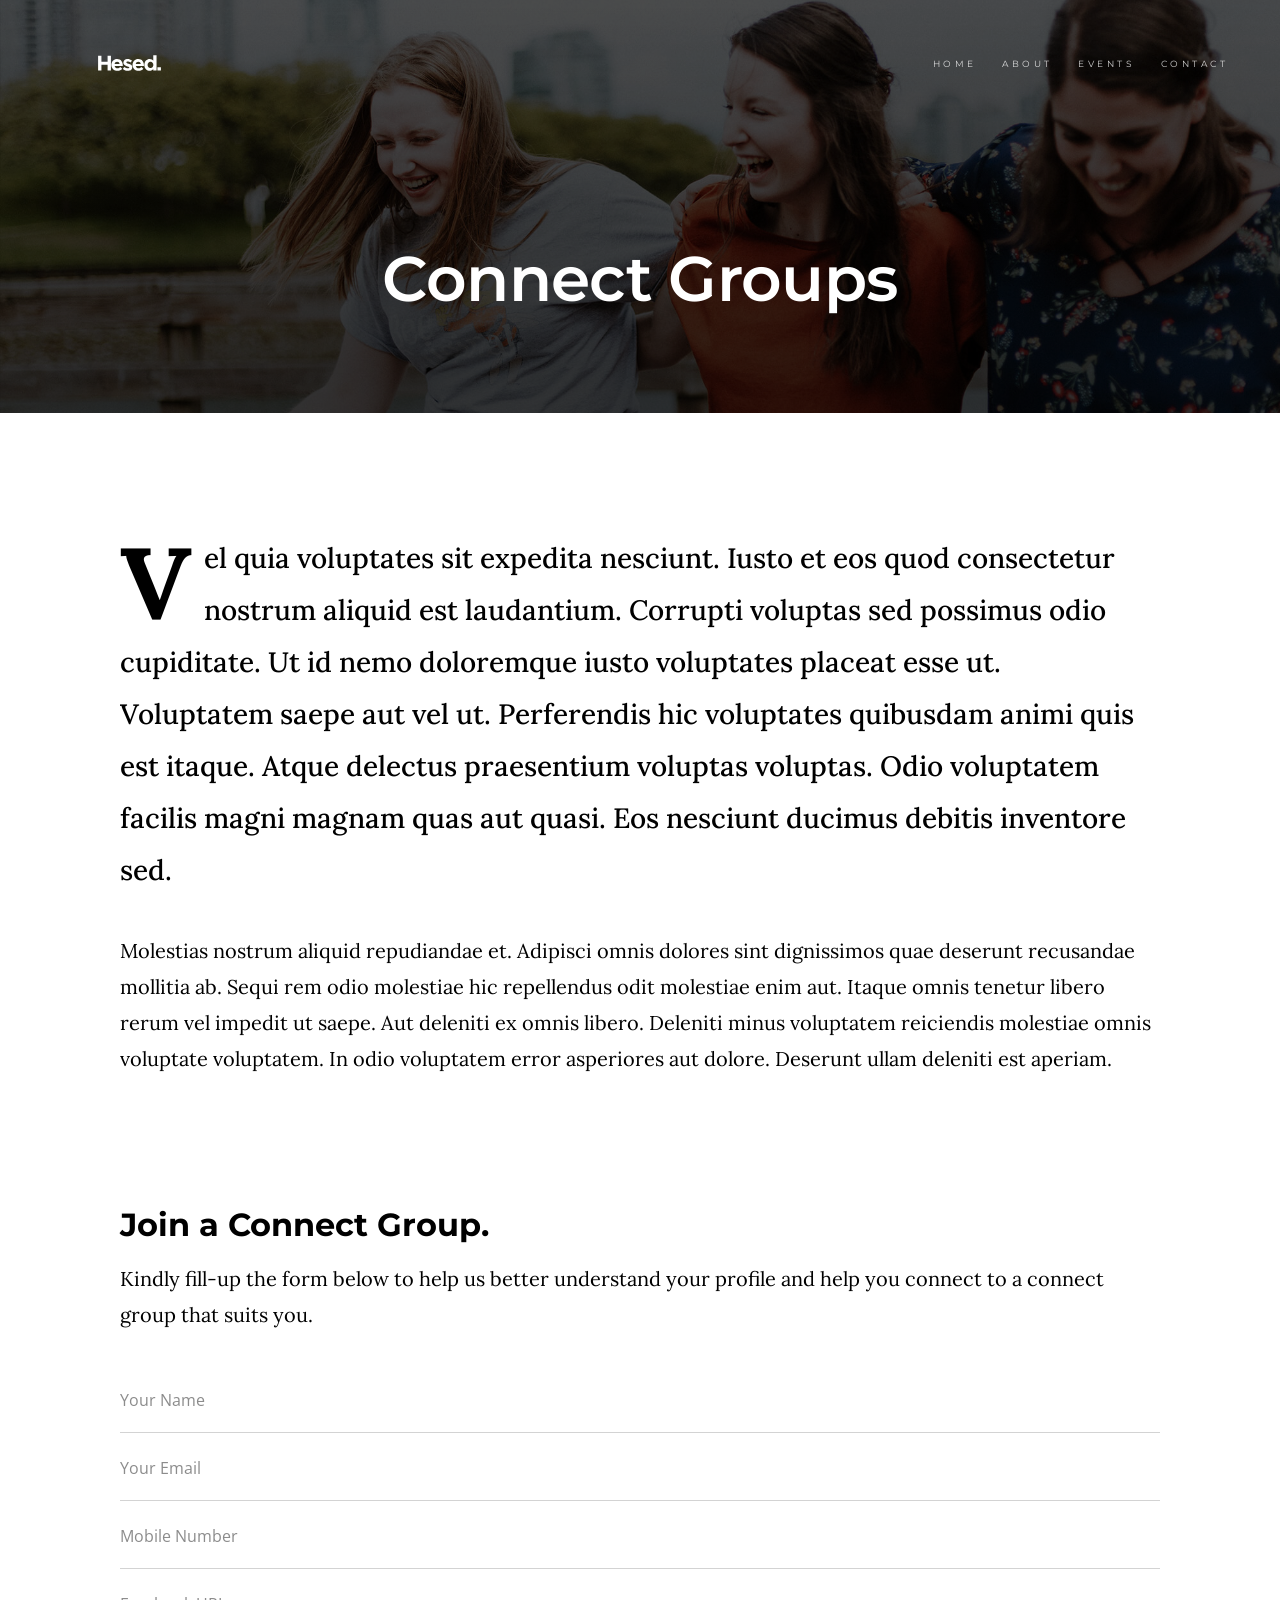
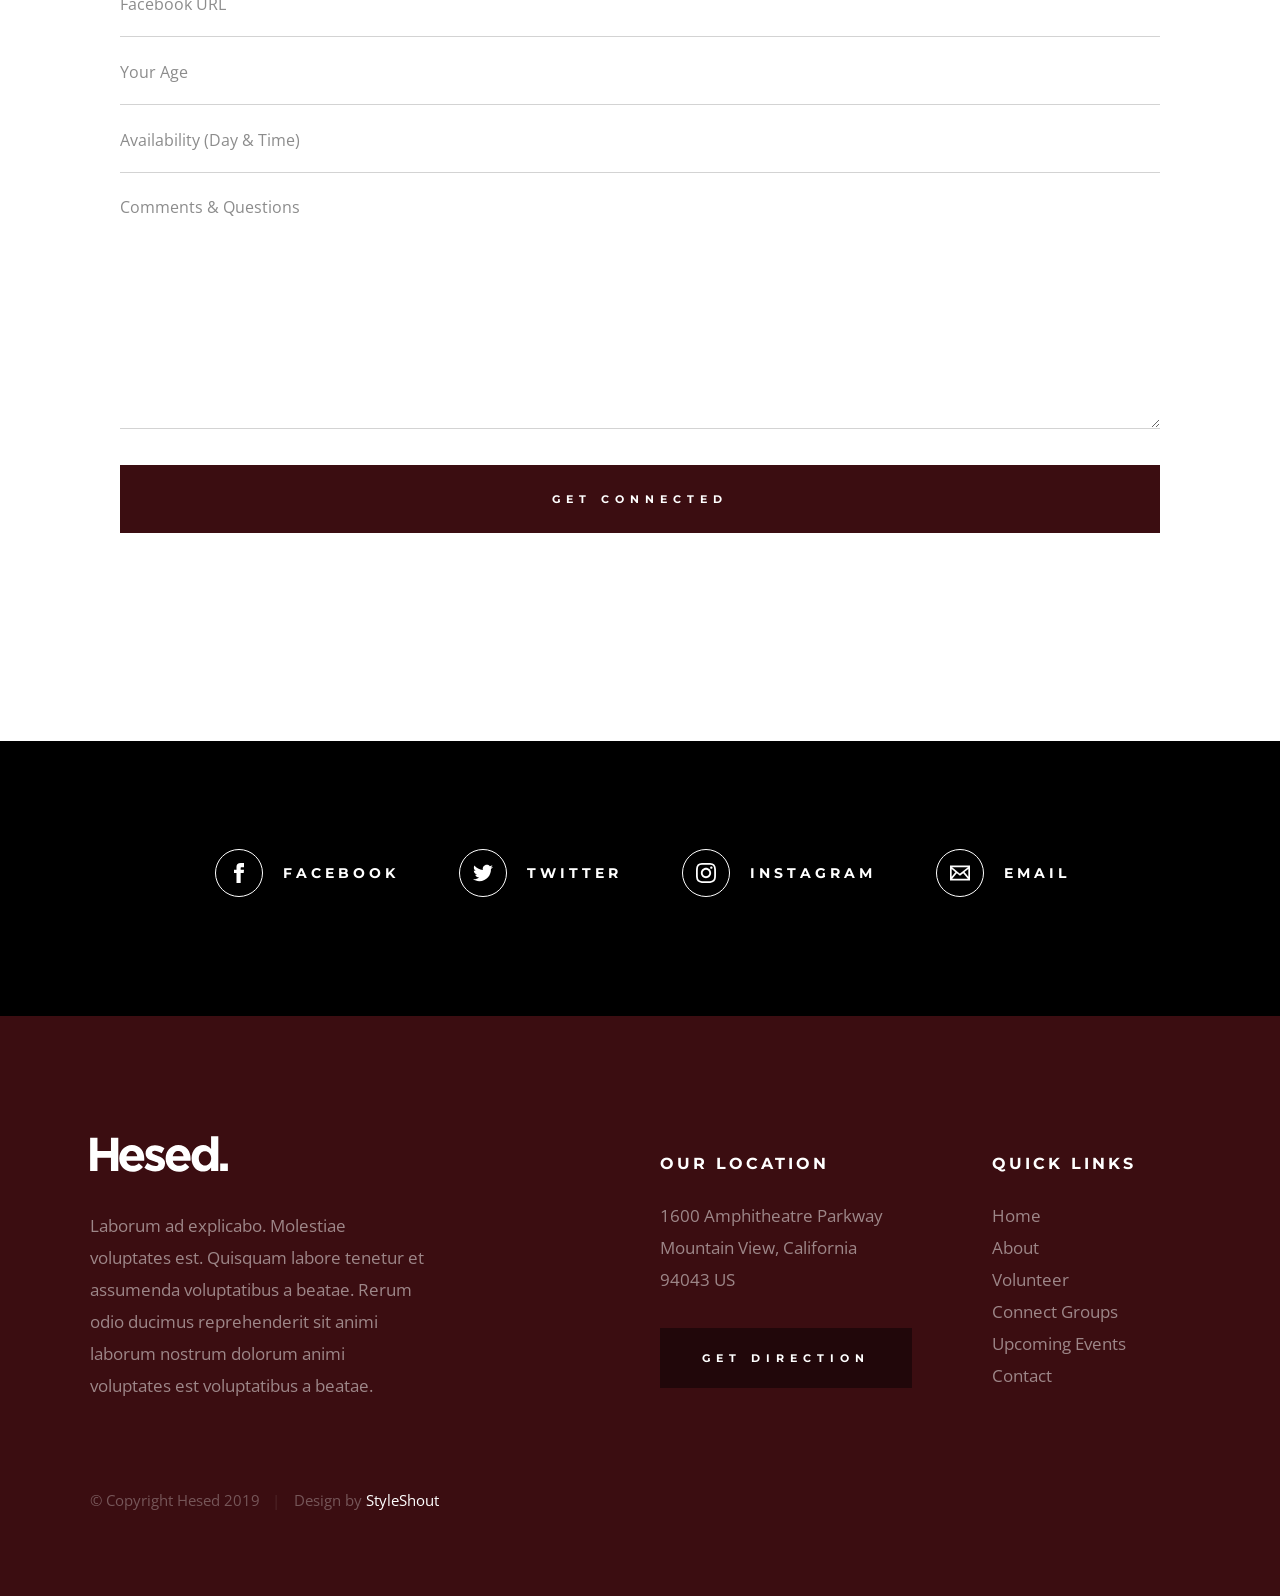
<file: connect-group.html>
<!DOCTYPE html>
<html class="no-js" lang="en">
<head>

    <!--- basic page needs
    ================================================== -->
    <meta charset="utf-8">
    <title>Hesed - Connect Group</title>
    <meta name="description" content="">
    <meta name="author" content="">

    <!-- mobile specific metas
    ================================================== -->
    <meta name="viewport" content="width=device-width, initial-scale=1">

    <!-- CSS
    ================================================== -->
    <link rel="stylesheet" href="css/base.css">
    <link rel="stylesheet" href="css/main.css">

    <!-- script
    ================================================== -->
    <script src="js/modernizr.js"></script>

    <!-- favicons
    ================================================== -->
    <link rel="apple-touch-icon" sizes="180x180" href="apple-touch-icon.png">
    <link rel="icon" type="image/png" sizes="32x32" href="favicon-32x32.png">
    <link rel="icon" type="image/png" sizes="16x16" href="favicon-16x16.png">
    <link rel="manifest" href="site.webmanifest">

</head>

<body id="top">

    <!-- preloader
    ================================================== -->
    <div id="preloader">
        <div id="loader" class="dots-jump">
            <div></div>
            <div></div>
            <div></div>
        </div>
    </div>


    <!-- header
    ================================================== -->
    <header class="s-header">

        <div class="header-logo">
            <a class="site-logo" href="index.html">
                <img src="images/logo.svg" alt="Homepage">
            </a>
        </div>

        <nav class="header-nav-wrap">
            <ul class="header-nav">
                <li><a href="index.html" title="Home">Home</a></li>
                <li><a href="about.html" title="About">About</a></li>
                <li><a href="events.html" title="Services">Events</a></li>
                <li><a href="contact.html" title="Contact us">Contact</a></li>	
            </ul>
        </nav>

        <a class="header-menu-toggle" href="#0"><span>Menu</span></a>

    </header> <!-- end s-header -->


    <!-- page header
    ================================================== -->
    <section class="page-header page-header--connect">

        <div class="gradient-overlay"></div>
        <div class="row page-header__content">
            <div class="column">
                <h1>Connect Groups</h1>
            </div>
        </div>

    </section> <!-- end page-header -->


    <!-- page content
    ================================================== -->
    <section class="page-content">

        <div class="row">
            <div class="column">

                <p class="lead drop-cap">
                Vel quia voluptates sit expedita nesciunt. Iusto et eos quod consectetur 
                nostrum aliquid est laudantium. Corrupti voluptas sed possimus odio cupiditate. 
                Ut id nemo doloremque iusto voluptates placeat esse ut. Voluptatem saepe aut vel ut. Perferendis 
                hic voluptates quibusdam animi quis est itaque. Atque delectus praesentium 
                voluptas voluptas. Odio voluptatem facilis magni magnam quas aut quasi.
                Eos nesciunt ducimus debitis inventore sed.
                </p>

                <p>
                Molestias nostrum aliquid repudiandae et. Adipisci omnis dolores sint 
                dignissimos quae deserunt recusandae mollitia ab. Sequi rem odio molestiae 
                hic repellendus odit molestiae enim aut. Itaque omnis tenetur libero rerum 
                vel impedit ut saepe. Aut deleniti ex omnis libero. Deleniti minus voluptatem 
                reiciendis molestiae omnis voluptate voluptatem. In odio voluptatem error 
                asperiores aut dolore. Deserunt ullam deleniti est aperiam.
                </p>

                <br>

                <h2>Join a Connect Group.</h2>
                
                <p>
                Kindly fill-up the form below to help us better understand your profile and help you connect to a connect group that suits you.
                </p>

                <form name="connectForm" id="connectForm" class="connectForm" method="post" action="" autocomplete="off">
                    <fieldset>

                        <div class="form-field">
                            <input name="cName" id="cName" class="h-full-width h-remove-bottom" placeholder="Your Name" value="" type="text">
                        </div>

                        <div class="form-field">
                            <input name="cEmail" id="cEmail" class="h-full-width h-remove-bottom" placeholder="Your Email" value="" type="text">
                        </div>

                        <div class="form-field">
                            <input name="cPhone" id="cPhone" class="h-full-width h-remove-bottom" placeholder="Mobile Number" value="" type="tel">
                        </div>

                        <div class="form-field">
                            <input name="cFacebook" id="cFacebook" class="h-full-width h-remove-bottom" placeholder="Facebook URL" value="" type="text">
                        </div>

                        <div class="form-field">
                            <input name="cAge" id="cAge" class="h-full-width h-remove-bottom" placeholder="Your Age" value="" type="text">
                        </div>

                        <div class="form-field">
                            <input name="cAvailability" id="cAvailability" class="h-full-width h-remove-bottom" placeholder="Availability (Day & Time)" value="" type="text">
                        </div>

                        <!-- <br>
                        <div class="form-field">
                            <label for="cGender">Gender :</label>
                            <div class="ss-custom-select">
                                <select class="h-full-width h-remove-bottom" name="cGender" id="cGender">
                                    <option value="Option 2">Male</option>
                                    <option value="Option 3">Female</option>
                                </select>
                            </div>
                        </div> -->

                        <div class="comments form-field">
                            <textarea name="cComments" id="cComments" class="h-full-width h-remove-bottom" placeholder="Comments & Questions"></textarea>
                        </div>

                        <br>

                        <input name="submit" id="submit" class="btn btn--primary btn--large h-full-width" value="Get Connected" type="submit">

                    </fieldset>
                </form> <!-- end connectForm -->

            </div>
        </div>

    </section> <!-- end page-content -->


    <!-- Social
    ================================================== -->
    <section class="s-social">
            
        <div class="row social-content">
            <div class="column">
                <ul class="social-list">
                    <li class="social-list__item">
                        <a href="#0" title="">
                            <span class="social-list__icon social-list__icon--facebook"></span>
                            <span class="social-list__text">Facebook</span>
                        </a>
                    </li>
                    <li class="social-list__item">
                        <a href="#0" title="">
                            <span class="social-list__icon social-list__icon--twitter"></span>
                            <span class="social-list__text">Twitter</span>
                        </a>
                    </li>
                    <li class="social-list__item">
                        <a href="#0" title="">
                            <span class="social-list__icon social-list__icon--instagram"></span>
                            <span class="social-list__text">Instagram</span>
                        </a>
                    </li>
                    <li class="social-list__item">
                        <a href="#0" title="">
                            <span class="social-list__icon social-list__icon--email"></span>
                            <span class="social-list__text">Email</span>
                        </a>
                    </li>
                </ul>
            </div>
        </div> <!-- end social-content -->

    </section> <!-- end s-social -->


    <!-- footer
    ================================================== -->
    <footer class="s-footer">

        <div class="row footer-top">
            <div class="column large-4 medium-5 tab-full">
                <div class="footer-logo">
                    <a class="site-footer-logo" href="index.html">
                        <img src="images/logo.svg" alt="Homepage">
                    </a>
                </div>  <!-- footer-logo -->
                <p>
                Laborum ad explicabo. Molestiae voluptates est. Quisquam labore tenetur 
                et assumenda voluptatibus a beatae. Rerum odio ducimus reprehenderit 
                sit animi laborum nostrum dolorum animi voluptates est voluptatibus a beatae. 
                </p>
            </div>
            <div class="column large-half tab-full">
                <div class="row">
                    <div class="column large-7 medium-full">
                        <h4 class="h6">Our Location</h4>
                        <p>
                        1600 Amphitheatre Parkway <br>
                        Mountain View, California <br>
                        94043 US
                        </p>
        
                        <p>
                        <a href="https://goo.gl/maps/bc7C7eYtSmnNs6216" target="_blank" class="btn btn--footer">Get Direction</a>
                        </p>
                    </div>
                    <div class="column large-5 medium-full">
                        <h4 class="h6">Quick Links</h4>
                        <ul class="footer-list">
                            <li><a href="index.html">Home</a></li>
                            <li><a href="about.html">About</a></li>
                            <li><a href="volunteer.html">Volunteer</a></li>
                            <li><a href="connect-group.html">Connect Groups</a></li>
                            <li><a href="events.html">Upcoming Events</a></li>
                            <li><a href="contact.html">Contact</a></li>
                        </ul>
                    </div>
                </div>
            </div>
        </div> <!-- end footer-top -->

        <div class="row footer-bottom">
            <div class="column ss-copyright">
                <span>© Copyright Hesed 2019</span> 
                <span>Design by <a href="https://www.styleshout.com/">StyleShout</a></span>
            </div>
        </div> <!-- footer-bottom -->

        <div class="ss-go-top">
            <a class="smoothscroll" title="Back to Top" href="#top">
                <svg xmlns="http://www.w3.org/2000/svg" width="24" height="24" viewBox="0 0 24 24"><path d="M12 0l8 9h-6v15h-4v-15h-6z"/></svg>
            </a>
        </div> <!-- ss-go-top -->

    </footer> <!-- end s-footer -->


    <!-- Java Script
    ================================================== -->
    <script src="js/jquery-3.2.1.min.js"></script>
    <script src="js/plugins.js"></script>
    <script src="js/main.js"></script>

</body>
</file>
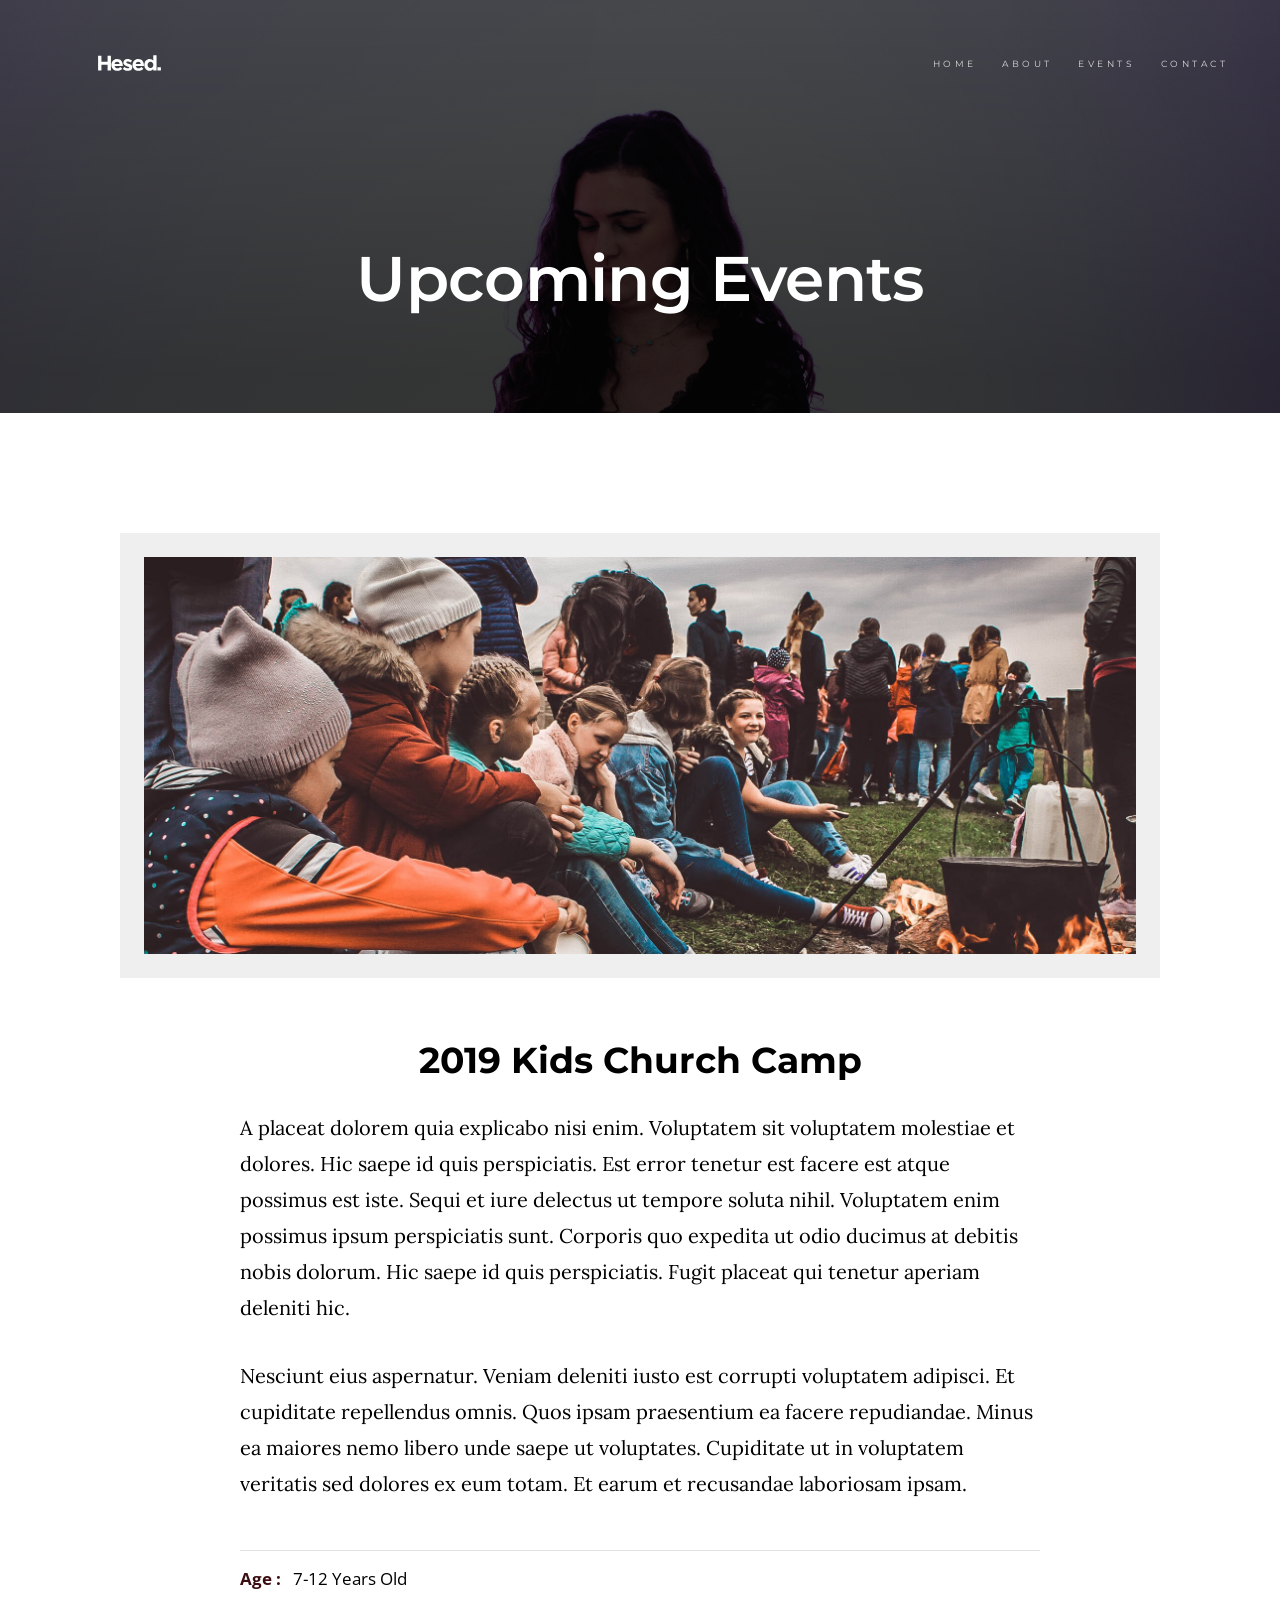
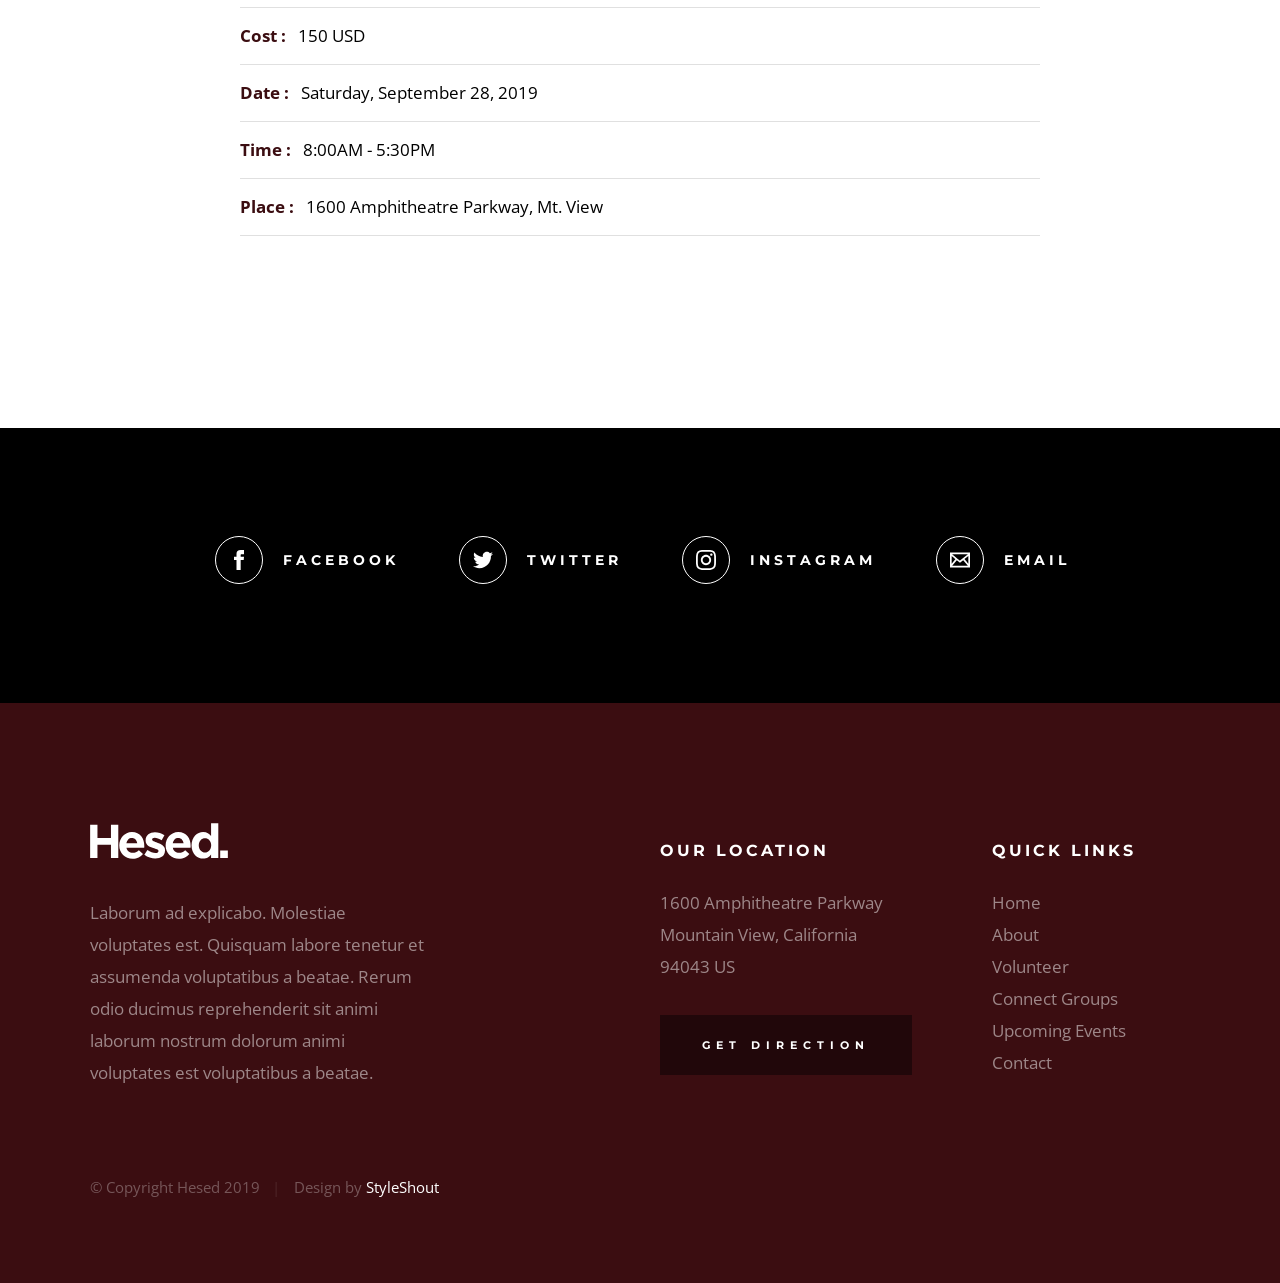
<file: events-single.html>
<!DOCTYPE html>
<html class="no-js" lang="en">
<head>

    <!--- basic page needs
    ================================================== -->
    <meta charset="utf-8">
    <title>Hesed - Events Single</title>
    <meta name="description" content="">
    <meta name="author" content="">

    <!-- mobile specific metas
    ================================================== -->
    <meta name="viewport" content="width=device-width, initial-scale=1">

    <!-- CSS
    ================================================== -->
    <link rel="stylesheet" href="css/base.css">
    <link rel="stylesheet" href="css/main.css">

    <!-- script
    ================================================== -->
    <script src="js/modernizr.js"></script>

    <!-- favicons
    ================================================== -->
    <link rel="apple-touch-icon" sizes="180x180" href="apple-touch-icon.png">
    <link rel="icon" type="image/png" sizes="32x32" href="favicon-32x32.png">
    <link rel="icon" type="image/png" sizes="16x16" href="favicon-16x16.png">
    <link rel="manifest" href="site.webmanifest">

</head>

<body id="top">

    <!-- preloader
    ================================================== -->
    <div id="preloader">
        <div id="loader" class="dots-jump">
            <div></div>
            <div></div>
            <div></div>
        </div>
    </div>


    <!-- header
    ================================================== -->
    <header class="s-header">

        <div class="header-logo">
            <a class="site-logo" href="index.html">
                <img src="images/logo.svg" alt="Homepage">
            </a>
        </div>

        <nav class="header-nav-wrap">
            <ul class="header-nav">
                <li><a href="index.html" title="Home">Home</a></li>
                <li><a href="about.html" title="About">About</a></li>
                <li class="current"><a href="events.html" title="Services">Events</a></li>
                <li><a href="contact.html" title="Contact us">Contact</a></li>	
            </ul>
        </nav>

        <a class="header-menu-toggle" href="#0"><span>Menu</span></a>

    </header> <!-- end s-header -->


    <!-- page header
    ================================================== -->
    <section class="page-header page-header--events">

        <div class="gradient-overlay"></div>
        <div class="row page-header__content">
            <div class="column">
                <h1>Upcoming Events</h1>
            </div>
        </div>

    </section> <!-- end page-header -->


    <!-- page content
    ================================================== -->
    <section class="page-content">

        <div class="row">
            <div class="column">

                <div class="media-wrap event-thumb">
                        <img src="images/thumbs/events/event-1000.jpg" 
                          srcset="images/thumbs/events/event-2000.jpg 2000w, 
                                  images/thumbs/events/event-1000.jpg 1000w, 
                                  images/thumbs/events/event-500.jpg 500w" sizes="(max-width: 2000px) 100vw, 2000px" alt="">
                </div> <!-- end media-wrap -->

                <div class="event-content">

                    <div class="event-title">
                        <h2 class="display-1">2019 Kids Church Camp</h2>
                    </div>

                    <p>
                    A placeat dolorem quia explicabo nisi enim. Voluptatem sit 
                    voluptatem molestiae et dolores. Hic saepe id quis perspiciatis. 
                    Est error tenetur est facere est atque possimus est iste.
                    Sequi et iure delectus ut tempore soluta nihil. Voluptatem enim 
                    possimus ipsum perspiciatis sunt. Corporis quo expedita ut odio 
                    ducimus at debitis nobis dolorum. Hic saepe id quis perspiciatis.
                    Fugit placeat qui tenetur aperiam deleniti hic.
                    </p>

                    <p>
                    Nesciunt eius aspernatur. Veniam deleniti iusto est corrupti voluptatem 
                    adipisci. Et cupiditate repellendus omnis. Quos ipsam praesentium ea 
                    facere repudiandae. Minus ea maiores nemo libero unde saepe ut 
                    voluptates. Cupiditate ut in voluptatem veritatis sed dolores ex 
                    eum totam. Et earum et recusandae laboriosam ipsam.
                    </p>

                    <ul class="event-meta">
                        <li><strong>Age</strong>7-12 Years Old</li>
                        <li><strong>Cost</strong>150 USD</li>
                        <li><strong>Date</strong>Saturday, September 28, 2019</li>
                        <li><strong>Time</strong>8:00AM - 5:30PM</li>
                        <li><strong>Place</strong>1600 Amphitheatre Parkway, Mt. View</li>
                    </ul>

                </div> <!-- end event-content -->


            </div>
        </div>

    </section> <!-- end page content -->


    <!-- Social
    ================================================== -->
    <section class="s-social">
            
        <div class="row social-content">
            <div class="column">
                <ul class="social-list">
                    <li class="social-list__item">
                        <a href="#0" title="">
                            <span class="social-list__icon social-list__icon--facebook"></span>
                            <span class="social-list__text">Facebook</span>
                        </a>
                    </li>
                    <li class="social-list__item">
                        <a href="#0" title="">
                            <span class="social-list__icon social-list__icon--twitter"></span>
                            <span class="social-list__text">Twitter</span>
                        </a>
                    </li>
                    <li class="social-list__item">
                        <a href="#0" title="">
                            <span class="social-list__icon social-list__icon--instagram"></span>
                            <span class="social-list__text">Instagram</span>
                        </a>
                    </li>
                    <li class="social-list__item">
                        <a href="#0" title="">
                            <span class="social-list__icon social-list__icon--email"></span>
                            <span class="social-list__text">Email</span>
                        </a>
                    </li>
                </ul>
            </div>
        </div> <!-- end social-content -->

    </section> <!-- end s-social -->


    <!-- footer
    ================================================== -->
    <footer class="s-footer">

        <div class="row footer-top">
            <div class="column large-4 medium-5 tab-full">
                <div class="footer-logo">
                    <a class="site-footer-logo" href="index.html">
                        <img src="images/logo.svg" alt="Homepage">
                    </a>
                </div>  <!-- footer-logo -->
                <p>
                Laborum ad explicabo. Molestiae voluptates est. Quisquam labore tenetur 
                et assumenda voluptatibus a beatae. Rerum odio ducimus reprehenderit 
                sit animi laborum nostrum dolorum animi voluptates est voluptatibus a beatae. 
                </p>
            </div>
            <div class="column large-half tab-full">
                <div class="row">
                    <div class="column large-7 medium-full">
                        <h4 class="h6">Our Location</h4>
                        <p>
                        1600 Amphitheatre Parkway <br>
                        Mountain View, California <br>
                        94043 US
                        </p>
        
                        <p>
                        <a href="https://goo.gl/maps/bc7C7eYtSmnNs6216" target="_blank" class="btn btn--footer">Get Direction</a>
                        </p>
                    </div>
                    <div class="column large-5 medium-full">
                        <h4 class="h6">Quick Links</h4>
                        <ul class="footer-list">
                            <li><a href="index.html">Home</a></li>
                            <li><a href="about.html">About</a></li>
                            <li><a href="volunteer.html">Volunteer</a></li>
                            <li><a href="connect-group.html">Connect Groups</a></li>
                            <li><a href="events.html">Upcoming Events</a></li>
                            <li><a href="contact.html">Contact</a></li>
                        </ul>
                    </div>
                </div>
            </div>
        </div> <!-- end footer-top -->

        <div class="row footer-bottom">
            <div class="column ss-copyright">
                <span>© Copyright Hesed 2019</span> 
                <span>Design by <a href="https://www.styleshout.com/">StyleShout</a></span>
            </div>
        </div> <!-- footer-bottom -->

        <div class="ss-go-top">
            <a class="smoothscroll" title="Back to Top" href="#top">
                <svg xmlns="http://www.w3.org/2000/svg" width="24" height="24" viewBox="0 0 24 24"><path d="M12 0l8 9h-6v15h-4v-15h-6z"/></svg>
            </a>
        </div> <!-- ss-go-top -->

    </footer> <!-- end s-footer -->


    <!-- Java Script
    ================================================== -->
    <script src="js/jquery-3.2.1.min.js"></script>
    <script src="js/plugins.js"></script>
    <script src="js/main.js"></script>

</body>
</file>
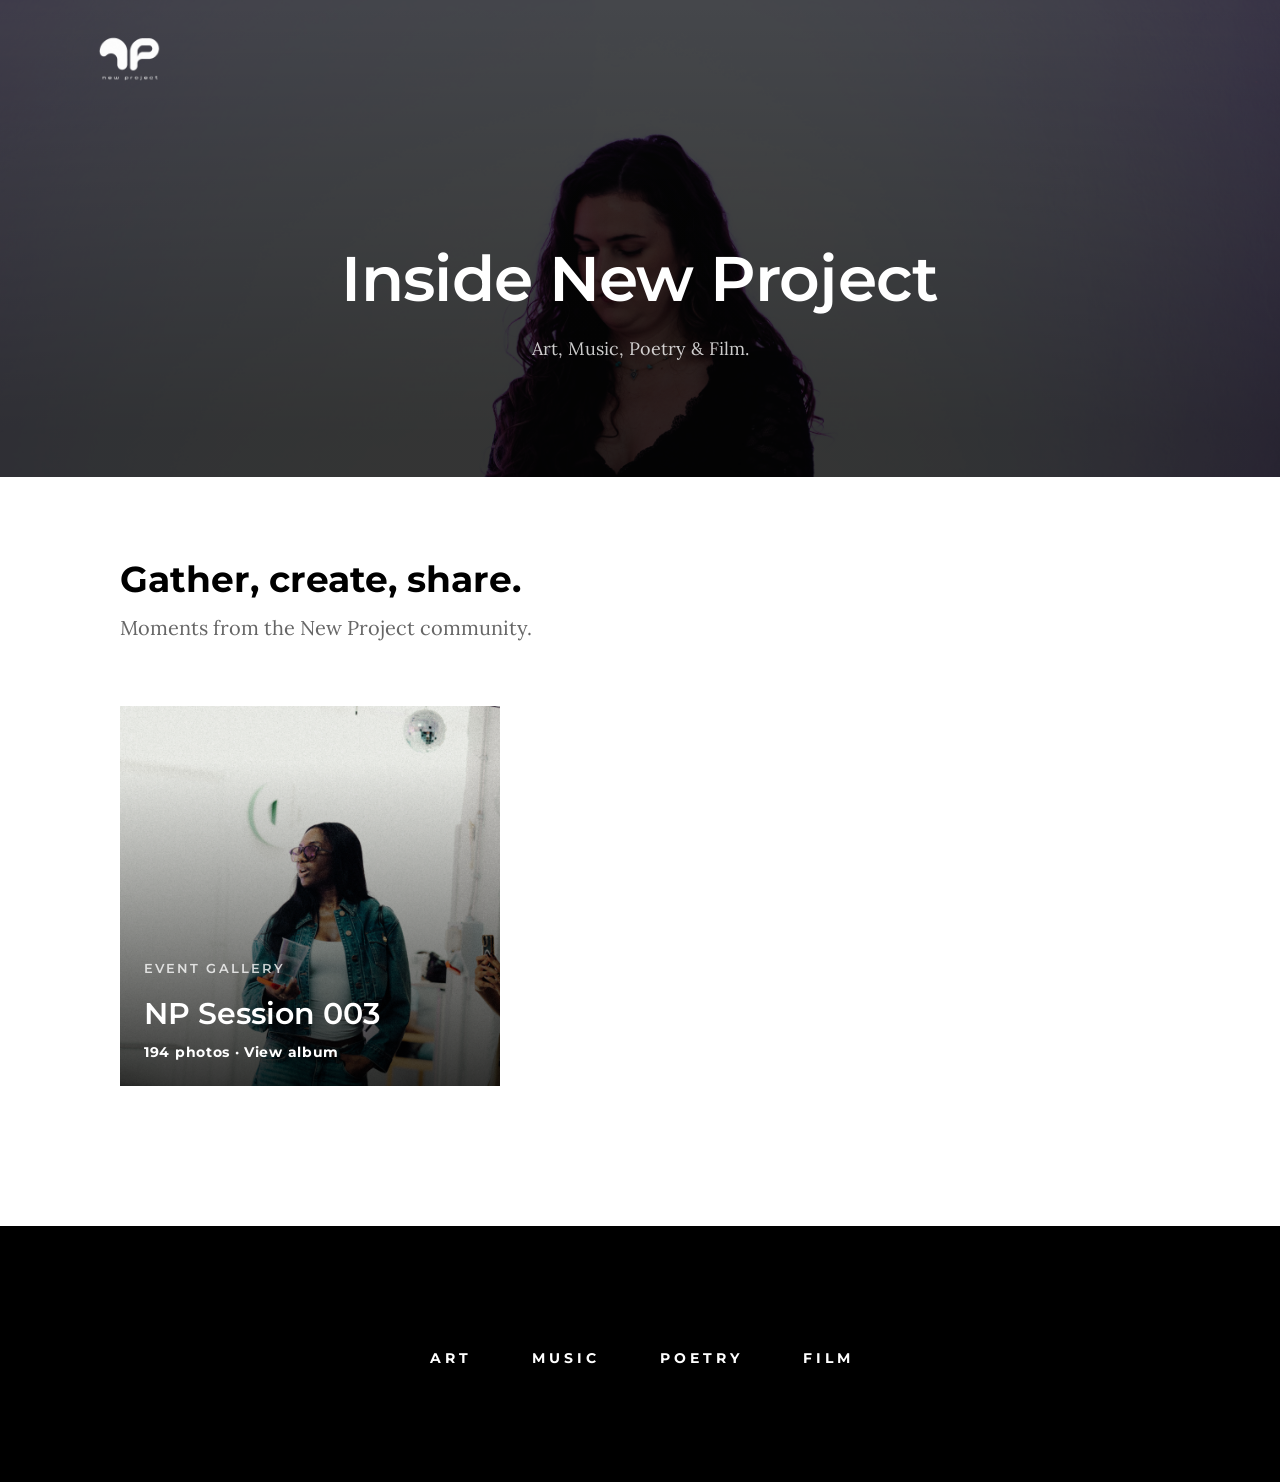
<file: events.html>
<!DOCTYPE html>
<html class="no-js" lang="en">
<head>

    <!--- basic page needs
    ================================================== -->
    <meta charset="utf-8">
    <title>Inside New Project | Gallery</title>
    <meta name="description" content="A look inside New Project, a creative space for art, music, poetry, and film.">
    <meta name="author" content="New Project">

    <!-- mobile specific metas
    ================================================== -->
    <meta name="viewport" content="width=device-width, initial-scale=1">

    <!-- CSS
    ================================================== -->
    <link rel="stylesheet" href="css/base.css">
    <link rel="stylesheet" href="css/main.css">

    <!-- script
    ================================================== -->
    <script src="js/modernizr.js"></script>

    <!-- favicons
    ================================================== -->
    <link rel="apple-touch-icon" sizes="180x180" href="apple-touch-icon.png">
    <link rel="icon" type="image/png" sizes="32x32" href="favicon-32x32.png">
    <link rel="icon" type="image/png" sizes="16x16" href="favicon-16x16.png">
    <link rel="manifest" href="site.webmanifest">

</head>

<body id="top">

    <!-- preloader
    ================================================== -->
    <div id="preloader">
        <div id="loader" class="dots-jump">
            <div></div>
            <div></div>
            <div></div>
        </div>
    </div>


    <!-- header
    ================================================== -->
    <header class="s-header">

        <div class="header-logo">
            <a class="site-logo" href="index.html">
                <img src="newpool.png" alt="New Project homepage">
            </a>
        </div>

    </header> <!-- end s-header -->


    <!-- Gallery header -->
    <section class="page-header page-header--events">
        <div class="gradient-overlay"></div>
        <div class="row page-header__content">
            <div class="column">
                <h1>Inside New Project</h1>
                <p class="gallery-intro">Art, Music, Poetry & Film.</p>
            </div>
        </div>
    </section>

    <main class="page-content gallery-page">
        <div class="row gallery-heading">
            <div class="column large-full">
                <h2>Gather, create, share.</h2>
                <p>Moments from the New Project community.</p>
            </div>
        </div>

        <section class="session-album" aria-labelledby="session-003-title">
            <div class="row session-album-row">
                <div class="column large-full">
                    <button class="session-album-card" type="button" aria-expanded="false" aria-controls="session-003-photos">
                        <img src="photos/np%203/DSC00935.jpg" alt="" loading="lazy">
                        <span class="session-album-card__shade"></span>
                        <span class="session-album-card__content">
                            <span class="session-album__eyebrow">Event Gallery</span>
                            <span class="session-album-card__title" id="session-003-title">NP Session 003</span>
                            <span class="session-album-card__count">194 photos · View album</span>
                        </span>
                    </button>
                </div>
            </div>
            <div class="row wide gallery-grid" id="session-003-photos" role="list" aria-label="NP Session 003 photos" hidden>
            <div class="column gallery-grid__item" role="listitem">
                <a class="gallery-card" href="photos/np%203/DSC00935.jpg" data-gallery-image="photos/np%203/DSC00935.jpg" data-gallery-caption="NP Session 003 · Photo 001">
                    <img src="photos/np%203/DSC00935.jpg" alt="NP Session 003 · Photo 001" loading="lazy">
                    <span class="gallery-card__caption">NP Session 003 · Photo 001</span>
                </a>
                <a class="gallery-download" href="photos/np%203/DSC00935.jpg" download aria-label="Download NP Session 003 · Photo 001" title="Download photo">
                    <svg viewBox="0 0 24 24" aria-hidden="true" focusable="false"><path d="M12 3v11m0 0 4-4m-4 4-4-4M5 17v3h14v-3" /></svg>
                </a>
            </div>
            <div class="column gallery-grid__item" role="listitem">
                <a class="gallery-card" href="photos/np%203/DSC00936.jpg" data-gallery-image="photos/np%203/DSC00936.jpg" data-gallery-caption="NP Session 003 · Photo 002">
                    <img src="photos/np%203/DSC00936.jpg" alt="NP Session 003 · Photo 002" loading="lazy">
                    <span class="gallery-card__caption">NP Session 003 · Photo 002</span>
                </a>
                <a class="gallery-download" href="photos/np%203/DSC00936.jpg" download aria-label="Download NP Session 003 · Photo 002" title="Download photo">
                    <svg viewBox="0 0 24 24" aria-hidden="true" focusable="false"><path d="M12 3v11m0 0 4-4m-4 4-4-4M5 17v3h14v-3" /></svg>
                </a>
            </div>
            <div class="column gallery-grid__item" role="listitem">
                <a class="gallery-card" href="photos/np%203/DSC00938.jpg" data-gallery-image="photos/np%203/DSC00938.jpg" data-gallery-caption="NP Session 003 · Photo 003">
                    <img src="photos/np%203/DSC00938.jpg" alt="NP Session 003 · Photo 003" loading="lazy">
                    <span class="gallery-card__caption">NP Session 003 · Photo 003</span>
                </a>
                <a class="gallery-download" href="photos/np%203/DSC00938.jpg" download aria-label="Download NP Session 003 · Photo 003" title="Download photo">
                    <svg viewBox="0 0 24 24" aria-hidden="true" focusable="false"><path d="M12 3v11m0 0 4-4m-4 4-4-4M5 17v3h14v-3" /></svg>
                </a>
            </div>
            <div class="column gallery-grid__item" role="listitem">
                <a class="gallery-card" href="photos/np%203/DSC00946.jpg" data-gallery-image="photos/np%203/DSC00946.jpg" data-gallery-caption="NP Session 003 · Photo 004">
                    <img src="photos/np%203/DSC00946.jpg" alt="NP Session 003 · Photo 004" loading="lazy">
                    <span class="gallery-card__caption">NP Session 003 · Photo 004</span>
                </a>
                <a class="gallery-download" href="photos/np%203/DSC00946.jpg" download aria-label="Download NP Session 003 · Photo 004" title="Download photo">
                    <svg viewBox="0 0 24 24" aria-hidden="true" focusable="false"><path d="M12 3v11m0 0 4-4m-4 4-4-4M5 17v3h14v-3" /></svg>
                </a>
            </div>
            <div class="column gallery-grid__item" role="listitem">
                <a class="gallery-card" href="photos/np%203/DSC00957.jpg" data-gallery-image="photos/np%203/DSC00957.jpg" data-gallery-caption="NP Session 003 · Photo 005">
                    <img src="photos/np%203/DSC00957.jpg" alt="NP Session 003 · Photo 005" loading="lazy">
                    <span class="gallery-card__caption">NP Session 003 · Photo 005</span>
                </a>
                <a class="gallery-download" href="photos/np%203/DSC00957.jpg" download aria-label="Download NP Session 003 · Photo 005" title="Download photo">
                    <svg viewBox="0 0 24 24" aria-hidden="true" focusable="false"><path d="M12 3v11m0 0 4-4m-4 4-4-4M5 17v3h14v-3" /></svg>
                </a>
            </div>
            <div class="column gallery-grid__item" role="listitem">
                <a class="gallery-card" href="photos/np%203/DSC00984.jpg" data-gallery-image="photos/np%203/DSC00984.jpg" data-gallery-caption="NP Session 003 · Photo 006">
                    <img src="photos/np%203/DSC00984.jpg" alt="NP Session 003 · Photo 006" loading="lazy">
                    <span class="gallery-card__caption">NP Session 003 · Photo 006</span>
                </a>
                <a class="gallery-download" href="photos/np%203/DSC00984.jpg" download aria-label="Download NP Session 003 · Photo 006" title="Download photo">
                    <svg viewBox="0 0 24 24" aria-hidden="true" focusable="false"><path d="M12 3v11m0 0 4-4m-4 4-4-4M5 17v3h14v-3" /></svg>
                </a>
            </div>
            <div class="column gallery-grid__item" role="listitem">
                <a class="gallery-card" href="photos/np%203/DSC00992.jpg" data-gallery-image="photos/np%203/DSC00992.jpg" data-gallery-caption="NP Session 003 · Photo 007">
                    <img src="photos/np%203/DSC00992.jpg" alt="NP Session 003 · Photo 007" loading="lazy">
                    <span class="gallery-card__caption">NP Session 003 · Photo 007</span>
                </a>
                <a class="gallery-download" href="photos/np%203/DSC00992.jpg" download aria-label="Download NP Session 003 · Photo 007" title="Download photo">
                    <svg viewBox="0 0 24 24" aria-hidden="true" focusable="false"><path d="M12 3v11m0 0 4-4m-4 4-4-4M5 17v3h14v-3" /></svg>
                </a>
            </div>
            <div class="column gallery-grid__item" role="listitem">
                <a class="gallery-card" href="photos/np%203/DSC00995.jpg" data-gallery-image="photos/np%203/DSC00995.jpg" data-gallery-caption="NP Session 003 · Photo 008">
                    <img src="photos/np%203/DSC00995.jpg" alt="NP Session 003 · Photo 008" loading="lazy">
                    <span class="gallery-card__caption">NP Session 003 · Photo 008</span>
                </a>
                <a class="gallery-download" href="photos/np%203/DSC00995.jpg" download aria-label="Download NP Session 003 · Photo 008" title="Download photo">
                    <svg viewBox="0 0 24 24" aria-hidden="true" focusable="false"><path d="M12 3v11m0 0 4-4m-4 4-4-4M5 17v3h14v-3" /></svg>
                </a>
            </div>
            <div class="column gallery-grid__item" role="listitem">
                <a class="gallery-card" href="photos/np%203/DSC01013.jpg" data-gallery-image="photos/np%203/DSC01013.jpg" data-gallery-caption="NP Session 003 · Photo 009">
                    <img src="photos/np%203/DSC01013.jpg" alt="NP Session 003 · Photo 009" loading="lazy">
                    <span class="gallery-card__caption">NP Session 003 · Photo 009</span>
                </a>
                <a class="gallery-download" href="photos/np%203/DSC01013.jpg" download aria-label="Download NP Session 003 · Photo 009" title="Download photo">
                    <svg viewBox="0 0 24 24" aria-hidden="true" focusable="false"><path d="M12 3v11m0 0 4-4m-4 4-4-4M5 17v3h14v-3" /></svg>
                </a>
            </div>
            <div class="column gallery-grid__item" role="listitem">
                <a class="gallery-card" href="photos/np%203/DSC01020.jpg" data-gallery-image="photos/np%203/DSC01020.jpg" data-gallery-caption="NP Session 003 · Photo 010">
                    <img src="photos/np%203/DSC01020.jpg" alt="NP Session 003 · Photo 010" loading="lazy">
                    <span class="gallery-card__caption">NP Session 003 · Photo 010</span>
                </a>
                <a class="gallery-download" href="photos/np%203/DSC01020.jpg" download aria-label="Download NP Session 003 · Photo 010" title="Download photo">
                    <svg viewBox="0 0 24 24" aria-hidden="true" focusable="false"><path d="M12 3v11m0 0 4-4m-4 4-4-4M5 17v3h14v-3" /></svg>
                </a>
            </div>
            <div class="column gallery-grid__item" role="listitem">
                <a class="gallery-card" href="photos/np%203/DSC01022.jpg" data-gallery-image="photos/np%203/DSC01022.jpg" data-gallery-caption="NP Session 003 · Photo 011">
                    <img src="photos/np%203/DSC01022.jpg" alt="NP Session 003 · Photo 011" loading="lazy">
                    <span class="gallery-card__caption">NP Session 003 · Photo 011</span>
                </a>
                <a class="gallery-download" href="photos/np%203/DSC01022.jpg" download aria-label="Download NP Session 003 · Photo 011" title="Download photo">
                    <svg viewBox="0 0 24 24" aria-hidden="true" focusable="false"><path d="M12 3v11m0 0 4-4m-4 4-4-4M5 17v3h14v-3" /></svg>
                </a>
            </div>
            <div class="column gallery-grid__item" role="listitem">
                <a class="gallery-card" href="photos/np%203/DSC01023.jpg" data-gallery-image="photos/np%203/DSC01023.jpg" data-gallery-caption="NP Session 003 · Photo 012">
                    <img src="photos/np%203/DSC01023.jpg" alt="NP Session 003 · Photo 012" loading="lazy">
                    <span class="gallery-card__caption">NP Session 003 · Photo 012</span>
                </a>
                <a class="gallery-download" href="photos/np%203/DSC01023.jpg" download aria-label="Download NP Session 003 · Photo 012" title="Download photo">
                    <svg viewBox="0 0 24 24" aria-hidden="true" focusable="false"><path d="M12 3v11m0 0 4-4m-4 4-4-4M5 17v3h14v-3" /></svg>
                </a>
            </div>
            <div class="column gallery-grid__item" role="listitem">
                <a class="gallery-card" href="photos/np%203/DSC01026.jpg" data-gallery-image="photos/np%203/DSC01026.jpg" data-gallery-caption="NP Session 003 · Photo 013">
                    <img src="photos/np%203/DSC01026.jpg" alt="NP Session 003 · Photo 013" loading="lazy">
                    <span class="gallery-card__caption">NP Session 003 · Photo 013</span>
                </a>
                <a class="gallery-download" href="photos/np%203/DSC01026.jpg" download aria-label="Download NP Session 003 · Photo 013" title="Download photo">
                    <svg viewBox="0 0 24 24" aria-hidden="true" focusable="false"><path d="M12 3v11m0 0 4-4m-4 4-4-4M5 17v3h14v-3" /></svg>
                </a>
            </div>
            <div class="column gallery-grid__item" role="listitem">
                <a class="gallery-card" href="photos/np%203/DSC01028.jpg" data-gallery-image="photos/np%203/DSC01028.jpg" data-gallery-caption="NP Session 003 · Photo 014">
                    <img src="photos/np%203/DSC01028.jpg" alt="NP Session 003 · Photo 014" loading="lazy">
                    <span class="gallery-card__caption">NP Session 003 · Photo 014</span>
                </a>
                <a class="gallery-download" href="photos/np%203/DSC01028.jpg" download aria-label="Download NP Session 003 · Photo 014" title="Download photo">
                    <svg viewBox="0 0 24 24" aria-hidden="true" focusable="false"><path d="M12 3v11m0 0 4-4m-4 4-4-4M5 17v3h14v-3" /></svg>
                </a>
            </div>
            <div class="column gallery-grid__item" role="listitem">
                <a class="gallery-card" href="photos/np%203/DSC01036.jpg" data-gallery-image="photos/np%203/DSC01036.jpg" data-gallery-caption="NP Session 003 · Photo 015">
                    <img src="photos/np%203/DSC01036.jpg" alt="NP Session 003 · Photo 015" loading="lazy">
                    <span class="gallery-card__caption">NP Session 003 · Photo 015</span>
                </a>
                <a class="gallery-download" href="photos/np%203/DSC01036.jpg" download aria-label="Download NP Session 003 · Photo 015" title="Download photo">
                    <svg viewBox="0 0 24 24" aria-hidden="true" focusable="false"><path d="M12 3v11m0 0 4-4m-4 4-4-4M5 17v3h14v-3" /></svg>
                </a>
            </div>
            <div class="column gallery-grid__item" role="listitem">
                <a class="gallery-card" href="photos/np%203/DSC01038.jpg" data-gallery-image="photos/np%203/DSC01038.jpg" data-gallery-caption="NP Session 003 · Photo 016">
                    <img src="photos/np%203/DSC01038.jpg" alt="NP Session 003 · Photo 016" loading="lazy">
                    <span class="gallery-card__caption">NP Session 003 · Photo 016</span>
                </a>
                <a class="gallery-download" href="photos/np%203/DSC01038.jpg" download aria-label="Download NP Session 003 · Photo 016" title="Download photo">
                    <svg viewBox="0 0 24 24" aria-hidden="true" focusable="false"><path d="M12 3v11m0 0 4-4m-4 4-4-4M5 17v3h14v-3" /></svg>
                </a>
            </div>
            <div class="column gallery-grid__item" role="listitem">
                <a class="gallery-card" href="photos/np%203/DSC01039.jpg" data-gallery-image="photos/np%203/DSC01039.jpg" data-gallery-caption="NP Session 003 · Photo 017">
                    <img src="photos/np%203/DSC01039.jpg" alt="NP Session 003 · Photo 017" loading="lazy">
                    <span class="gallery-card__caption">NP Session 003 · Photo 017</span>
                </a>
                <a class="gallery-download" href="photos/np%203/DSC01039.jpg" download aria-label="Download NP Session 003 · Photo 017" title="Download photo">
                    <svg viewBox="0 0 24 24" aria-hidden="true" focusable="false"><path d="M12 3v11m0 0 4-4m-4 4-4-4M5 17v3h14v-3" /></svg>
                </a>
            </div>
            <div class="column gallery-grid__item" role="listitem">
                <a class="gallery-card" href="photos/np%203/DSC01040.jpg" data-gallery-image="photos/np%203/DSC01040.jpg" data-gallery-caption="NP Session 003 · Photo 018">
                    <img src="photos/np%203/DSC01040.jpg" alt="NP Session 003 · Photo 018" loading="lazy">
                    <span class="gallery-card__caption">NP Session 003 · Photo 018</span>
                </a>
                <a class="gallery-download" href="photos/np%203/DSC01040.jpg" download aria-label="Download NP Session 003 · Photo 018" title="Download photo">
                    <svg viewBox="0 0 24 24" aria-hidden="true" focusable="false"><path d="M12 3v11m0 0 4-4m-4 4-4-4M5 17v3h14v-3" /></svg>
                </a>
            </div>
            <div class="column gallery-grid__item" role="listitem">
                <a class="gallery-card" href="photos/np%203/DSC01042.jpg" data-gallery-image="photos/np%203/DSC01042.jpg" data-gallery-caption="NP Session 003 · Photo 019">
                    <img src="photos/np%203/DSC01042.jpg" alt="NP Session 003 · Photo 019" loading="lazy">
                    <span class="gallery-card__caption">NP Session 003 · Photo 019</span>
                </a>
                <a class="gallery-download" href="photos/np%203/DSC01042.jpg" download aria-label="Download NP Session 003 · Photo 019" title="Download photo">
                    <svg viewBox="0 0 24 24" aria-hidden="true" focusable="false"><path d="M12 3v11m0 0 4-4m-4 4-4-4M5 17v3h14v-3" /></svg>
                </a>
            </div>
            <div class="column gallery-grid__item" role="listitem">
                <a class="gallery-card" href="photos/np%203/DSC01050.jpg" data-gallery-image="photos/np%203/DSC01050.jpg" data-gallery-caption="NP Session 003 · Photo 020">
                    <img src="photos/np%203/DSC01050.jpg" alt="NP Session 003 · Photo 020" loading="lazy">
                    <span class="gallery-card__caption">NP Session 003 · Photo 020</span>
                </a>
                <a class="gallery-download" href="photos/np%203/DSC01050.jpg" download aria-label="Download NP Session 003 · Photo 020" title="Download photo">
                    <svg viewBox="0 0 24 24" aria-hidden="true" focusable="false"><path d="M12 3v11m0 0 4-4m-4 4-4-4M5 17v3h14v-3" /></svg>
                </a>
            </div>
            <div class="column gallery-grid__item" role="listitem">
                <a class="gallery-card" href="photos/np%203/DSC01052.jpg" data-gallery-image="photos/np%203/DSC01052.jpg" data-gallery-caption="NP Session 003 · Photo 021">
                    <img src="photos/np%203/DSC01052.jpg" alt="NP Session 003 · Photo 021" loading="lazy">
                    <span class="gallery-card__caption">NP Session 003 · Photo 021</span>
                </a>
                <a class="gallery-download" href="photos/np%203/DSC01052.jpg" download aria-label="Download NP Session 003 · Photo 021" title="Download photo">
                    <svg viewBox="0 0 24 24" aria-hidden="true" focusable="false"><path d="M12 3v11m0 0 4-4m-4 4-4-4M5 17v3h14v-3" /></svg>
                </a>
            </div>
            <div class="column gallery-grid__item" role="listitem">
                <a class="gallery-card" href="photos/np%203/DSC01061%20%281%29.jpg" data-gallery-image="photos/np%203/DSC01061%20%281%29.jpg" data-gallery-caption="NP Session 003 · Photo 022">
                    <img src="photos/np%203/DSC01061%20%281%29.jpg" alt="NP Session 003 · Photo 022" loading="lazy">
                    <span class="gallery-card__caption">NP Session 003 · Photo 022</span>
                </a>
                <a class="gallery-download" href="photos/np%203/DSC01061%20%281%29.jpg" download aria-label="Download NP Session 003 · Photo 022" title="Download photo">
                    <svg viewBox="0 0 24 24" aria-hidden="true" focusable="false"><path d="M12 3v11m0 0 4-4m-4 4-4-4M5 17v3h14v-3" /></svg>
                </a>
            </div>
            <div class="column gallery-grid__item" role="listitem">
                <a class="gallery-card" href="photos/np%203/DSC01061.jpg" data-gallery-image="photos/np%203/DSC01061.jpg" data-gallery-caption="NP Session 003 · Photo 023">
                    <img src="photos/np%203/DSC01061.jpg" alt="NP Session 003 · Photo 023" loading="lazy">
                    <span class="gallery-card__caption">NP Session 003 · Photo 023</span>
                </a>
                <a class="gallery-download" href="photos/np%203/DSC01061.jpg" download aria-label="Download NP Session 003 · Photo 023" title="Download photo">
                    <svg viewBox="0 0 24 24" aria-hidden="true" focusable="false"><path d="M12 3v11m0 0 4-4m-4 4-4-4M5 17v3h14v-3" /></svg>
                </a>
            </div>
            <div class="column gallery-grid__item" role="listitem">
                <a class="gallery-card" href="photos/np%203/DSC01073.jpg" data-gallery-image="photos/np%203/DSC01073.jpg" data-gallery-caption="NP Session 003 · Photo 024">
                    <img src="photos/np%203/DSC01073.jpg" alt="NP Session 003 · Photo 024" loading="lazy">
                    <span class="gallery-card__caption">NP Session 003 · Photo 024</span>
                </a>
                <a class="gallery-download" href="photos/np%203/DSC01073.jpg" download aria-label="Download NP Session 003 · Photo 024" title="Download photo">
                    <svg viewBox="0 0 24 24" aria-hidden="true" focusable="false"><path d="M12 3v11m0 0 4-4m-4 4-4-4M5 17v3h14v-3" /></svg>
                </a>
            </div>
            <div class="column gallery-grid__item" role="listitem">
                <a class="gallery-card" href="photos/np%203/DSC01080.jpg" data-gallery-image="photos/np%203/DSC01080.jpg" data-gallery-caption="NP Session 003 · Photo 025">
                    <img src="photos/np%203/DSC01080.jpg" alt="NP Session 003 · Photo 025" loading="lazy">
                    <span class="gallery-card__caption">NP Session 003 · Photo 025</span>
                </a>
                <a class="gallery-download" href="photos/np%203/DSC01080.jpg" download aria-label="Download NP Session 003 · Photo 025" title="Download photo">
                    <svg viewBox="0 0 24 24" aria-hidden="true" focusable="false"><path d="M12 3v11m0 0 4-4m-4 4-4-4M5 17v3h14v-3" /></svg>
                </a>
            </div>
            <div class="column gallery-grid__item" role="listitem">
                <a class="gallery-card" href="photos/np%203/DSC01089.jpg" data-gallery-image="photos/np%203/DSC01089.jpg" data-gallery-caption="NP Session 003 · Photo 026">
                    <img src="photos/np%203/DSC01089.jpg" alt="NP Session 003 · Photo 026" loading="lazy">
                    <span class="gallery-card__caption">NP Session 003 · Photo 026</span>
                </a>
                <a class="gallery-download" href="photos/np%203/DSC01089.jpg" download aria-label="Download NP Session 003 · Photo 026" title="Download photo">
                    <svg viewBox="0 0 24 24" aria-hidden="true" focusable="false"><path d="M12 3v11m0 0 4-4m-4 4-4-4M5 17v3h14v-3" /></svg>
                </a>
            </div>
            <div class="column gallery-grid__item" role="listitem">
                <a class="gallery-card" href="photos/np%203/DSC01100.jpg" data-gallery-image="photos/np%203/DSC01100.jpg" data-gallery-caption="NP Session 003 · Photo 027">
                    <img src="photos/np%203/DSC01100.jpg" alt="NP Session 003 · Photo 027" loading="lazy">
                    <span class="gallery-card__caption">NP Session 003 · Photo 027</span>
                </a>
                <a class="gallery-download" href="photos/np%203/DSC01100.jpg" download aria-label="Download NP Session 003 · Photo 027" title="Download photo">
                    <svg viewBox="0 0 24 24" aria-hidden="true" focusable="false"><path d="M12 3v11m0 0 4-4m-4 4-4-4M5 17v3h14v-3" /></svg>
                </a>
            </div>
            <div class="column gallery-grid__item" role="listitem">
                <a class="gallery-card" href="photos/np%203/DSC01112.jpg" data-gallery-image="photos/np%203/DSC01112.jpg" data-gallery-caption="NP Session 003 · Photo 028">
                    <img src="photos/np%203/DSC01112.jpg" alt="NP Session 003 · Photo 028" loading="lazy">
                    <span class="gallery-card__caption">NP Session 003 · Photo 028</span>
                </a>
                <a class="gallery-download" href="photos/np%203/DSC01112.jpg" download aria-label="Download NP Session 003 · Photo 028" title="Download photo">
                    <svg viewBox="0 0 24 24" aria-hidden="true" focusable="false"><path d="M12 3v11m0 0 4-4m-4 4-4-4M5 17v3h14v-3" /></svg>
                </a>
            </div>
            <div class="column gallery-grid__item" role="listitem">
                <a class="gallery-card" href="photos/np%203/DSC01113.jpg" data-gallery-image="photos/np%203/DSC01113.jpg" data-gallery-caption="NP Session 003 · Photo 029">
                    <img src="photos/np%203/DSC01113.jpg" alt="NP Session 003 · Photo 029" loading="lazy">
                    <span class="gallery-card__caption">NP Session 003 · Photo 029</span>
                </a>
                <a class="gallery-download" href="photos/np%203/DSC01113.jpg" download aria-label="Download NP Session 003 · Photo 029" title="Download photo">
                    <svg viewBox="0 0 24 24" aria-hidden="true" focusable="false"><path d="M12 3v11m0 0 4-4m-4 4-4-4M5 17v3h14v-3" /></svg>
                </a>
            </div>
            <div class="column gallery-grid__item" role="listitem">
                <a class="gallery-card" href="photos/np%203/DSC01116.jpg" data-gallery-image="photos/np%203/DSC01116.jpg" data-gallery-caption="NP Session 003 · Photo 030">
                    <img src="photos/np%203/DSC01116.jpg" alt="NP Session 003 · Photo 030" loading="lazy">
                    <span class="gallery-card__caption">NP Session 003 · Photo 030</span>
                </a>
                <a class="gallery-download" href="photos/np%203/DSC01116.jpg" download aria-label="Download NP Session 003 · Photo 030" title="Download photo">
                    <svg viewBox="0 0 24 24" aria-hidden="true" focusable="false"><path d="M12 3v11m0 0 4-4m-4 4-4-4M5 17v3h14v-3" /></svg>
                </a>
            </div>
            <div class="column gallery-grid__item" role="listitem">
                <a class="gallery-card" href="photos/np%203/DSC01117.jpg" data-gallery-image="photos/np%203/DSC01117.jpg" data-gallery-caption="NP Session 003 · Photo 031">
                    <img src="photos/np%203/DSC01117.jpg" alt="NP Session 003 · Photo 031" loading="lazy">
                    <span class="gallery-card__caption">NP Session 003 · Photo 031</span>
                </a>
                <a class="gallery-download" href="photos/np%203/DSC01117.jpg" download aria-label="Download NP Session 003 · Photo 031" title="Download photo">
                    <svg viewBox="0 0 24 24" aria-hidden="true" focusable="false"><path d="M12 3v11m0 0 4-4m-4 4-4-4M5 17v3h14v-3" /></svg>
                </a>
            </div>
            <div class="column gallery-grid__item" role="listitem">
                <a class="gallery-card" href="photos/np%203/DSC01121.jpg" data-gallery-image="photos/np%203/DSC01121.jpg" data-gallery-caption="NP Session 003 · Photo 032">
                    <img src="photos/np%203/DSC01121.jpg" alt="NP Session 003 · Photo 032" loading="lazy">
                    <span class="gallery-card__caption">NP Session 003 · Photo 032</span>
                </a>
                <a class="gallery-download" href="photos/np%203/DSC01121.jpg" download aria-label="Download NP Session 003 · Photo 032" title="Download photo">
                    <svg viewBox="0 0 24 24" aria-hidden="true" focusable="false"><path d="M12 3v11m0 0 4-4m-4 4-4-4M5 17v3h14v-3" /></svg>
                </a>
            </div>
            <div class="column gallery-grid__item" role="listitem">
                <a class="gallery-card" href="photos/np%203/DSC01126.jpg" data-gallery-image="photos/np%203/DSC01126.jpg" data-gallery-caption="NP Session 003 · Photo 033">
                    <img src="photos/np%203/DSC01126.jpg" alt="NP Session 003 · Photo 033" loading="lazy">
                    <span class="gallery-card__caption">NP Session 003 · Photo 033</span>
                </a>
                <a class="gallery-download" href="photos/np%203/DSC01126.jpg" download aria-label="Download NP Session 003 · Photo 033" title="Download photo">
                    <svg viewBox="0 0 24 24" aria-hidden="true" focusable="false"><path d="M12 3v11m0 0 4-4m-4 4-4-4M5 17v3h14v-3" /></svg>
                </a>
            </div>
            <div class="column gallery-grid__item" role="listitem">
                <a class="gallery-card" href="photos/np%203/DSC01130.jpg" data-gallery-image="photos/np%203/DSC01130.jpg" data-gallery-caption="NP Session 003 · Photo 034">
                    <img src="photos/np%203/DSC01130.jpg" alt="NP Session 003 · Photo 034" loading="lazy">
                    <span class="gallery-card__caption">NP Session 003 · Photo 034</span>
                </a>
                <a class="gallery-download" href="photos/np%203/DSC01130.jpg" download aria-label="Download NP Session 003 · Photo 034" title="Download photo">
                    <svg viewBox="0 0 24 24" aria-hidden="true" focusable="false"><path d="M12 3v11m0 0 4-4m-4 4-4-4M5 17v3h14v-3" /></svg>
                </a>
            </div>
            <div class="column gallery-grid__item" role="listitem">
                <a class="gallery-card" href="photos/np%203/DSC01132.jpg" data-gallery-image="photos/np%203/DSC01132.jpg" data-gallery-caption="NP Session 003 · Photo 035">
                    <img src="photos/np%203/DSC01132.jpg" alt="NP Session 003 · Photo 035" loading="lazy">
                    <span class="gallery-card__caption">NP Session 003 · Photo 035</span>
                </a>
                <a class="gallery-download" href="photos/np%203/DSC01132.jpg" download aria-label="Download NP Session 003 · Photo 035" title="Download photo">
                    <svg viewBox="0 0 24 24" aria-hidden="true" focusable="false"><path d="M12 3v11m0 0 4-4m-4 4-4-4M5 17v3h14v-3" /></svg>
                </a>
            </div>
            <div class="column gallery-grid__item" role="listitem">
                <a class="gallery-card" href="photos/np%203/DSC01143.jpg" data-gallery-image="photos/np%203/DSC01143.jpg" data-gallery-caption="NP Session 003 · Photo 036">
                    <img src="photos/np%203/DSC01143.jpg" alt="NP Session 003 · Photo 036" loading="lazy">
                    <span class="gallery-card__caption">NP Session 003 · Photo 036</span>
                </a>
                <a class="gallery-download" href="photos/np%203/DSC01143.jpg" download aria-label="Download NP Session 003 · Photo 036" title="Download photo">
                    <svg viewBox="0 0 24 24" aria-hidden="true" focusable="false"><path d="M12 3v11m0 0 4-4m-4 4-4-4M5 17v3h14v-3" /></svg>
                </a>
            </div>
            <div class="column gallery-grid__item" role="listitem">
                <a class="gallery-card" href="photos/np%203/DSC01147.jpg" data-gallery-image="photos/np%203/DSC01147.jpg" data-gallery-caption="NP Session 003 · Photo 037">
                    <img src="photos/np%203/DSC01147.jpg" alt="NP Session 003 · Photo 037" loading="lazy">
                    <span class="gallery-card__caption">NP Session 003 · Photo 037</span>
                </a>
                <a class="gallery-download" href="photos/np%203/DSC01147.jpg" download aria-label="Download NP Session 003 · Photo 037" title="Download photo">
                    <svg viewBox="0 0 24 24" aria-hidden="true" focusable="false"><path d="M12 3v11m0 0 4-4m-4 4-4-4M5 17v3h14v-3" /></svg>
                </a>
            </div>
            <div class="column gallery-grid__item" role="listitem">
                <a class="gallery-card" href="photos/np%203/DSC01163.jpg" data-gallery-image="photos/np%203/DSC01163.jpg" data-gallery-caption="NP Session 003 · Photo 038">
                    <img src="photos/np%203/DSC01163.jpg" alt="NP Session 003 · Photo 038" loading="lazy">
                    <span class="gallery-card__caption">NP Session 003 · Photo 038</span>
                </a>
                <a class="gallery-download" href="photos/np%203/DSC01163.jpg" download aria-label="Download NP Session 003 · Photo 038" title="Download photo">
                    <svg viewBox="0 0 24 24" aria-hidden="true" focusable="false"><path d="M12 3v11m0 0 4-4m-4 4-4-4M5 17v3h14v-3" /></svg>
                </a>
            </div>
            <div class="column gallery-grid__item" role="listitem">
                <a class="gallery-card" href="photos/np%203/DSC01168.jpg" data-gallery-image="photos/np%203/DSC01168.jpg" data-gallery-caption="NP Session 003 · Photo 039">
                    <img src="photos/np%203/DSC01168.jpg" alt="NP Session 003 · Photo 039" loading="lazy">
                    <span class="gallery-card__caption">NP Session 003 · Photo 039</span>
                </a>
                <a class="gallery-download" href="photos/np%203/DSC01168.jpg" download aria-label="Download NP Session 003 · Photo 039" title="Download photo">
                    <svg viewBox="0 0 24 24" aria-hidden="true" focusable="false"><path d="M12 3v11m0 0 4-4m-4 4-4-4M5 17v3h14v-3" /></svg>
                </a>
            </div>
            <div class="column gallery-grid__item" role="listitem">
                <a class="gallery-card" href="photos/np%203/DSC01174.jpg" data-gallery-image="photos/np%203/DSC01174.jpg" data-gallery-caption="NP Session 003 · Photo 040">
                    <img src="photos/np%203/DSC01174.jpg" alt="NP Session 003 · Photo 040" loading="lazy">
                    <span class="gallery-card__caption">NP Session 003 · Photo 040</span>
                </a>
                <a class="gallery-download" href="photos/np%203/DSC01174.jpg" download aria-label="Download NP Session 003 · Photo 040" title="Download photo">
                    <svg viewBox="0 0 24 24" aria-hidden="true" focusable="false"><path d="M12 3v11m0 0 4-4m-4 4-4-4M5 17v3h14v-3" /></svg>
                </a>
            </div>
            <div class="column gallery-grid__item" role="listitem">
                <a class="gallery-card" href="photos/np%203/DSC01178.jpg" data-gallery-image="photos/np%203/DSC01178.jpg" data-gallery-caption="NP Session 003 · Photo 041">
                    <img src="photos/np%203/DSC01178.jpg" alt="NP Session 003 · Photo 041" loading="lazy">
                    <span class="gallery-card__caption">NP Session 003 · Photo 041</span>
                </a>
                <a class="gallery-download" href="photos/np%203/DSC01178.jpg" download aria-label="Download NP Session 003 · Photo 041" title="Download photo">
                    <svg viewBox="0 0 24 24" aria-hidden="true" focusable="false"><path d="M12 3v11m0 0 4-4m-4 4-4-4M5 17v3h14v-3" /></svg>
                </a>
            </div>
            <div class="column gallery-grid__item" role="listitem">
                <a class="gallery-card" href="photos/np%203/DSC01179.jpg" data-gallery-image="photos/np%203/DSC01179.jpg" data-gallery-caption="NP Session 003 · Photo 042">
                    <img src="photos/np%203/DSC01179.jpg" alt="NP Session 003 · Photo 042" loading="lazy">
                    <span class="gallery-card__caption">NP Session 003 · Photo 042</span>
                </a>
                <a class="gallery-download" href="photos/np%203/DSC01179.jpg" download aria-label="Download NP Session 003 · Photo 042" title="Download photo">
                    <svg viewBox="0 0 24 24" aria-hidden="true" focusable="false"><path d="M12 3v11m0 0 4-4m-4 4-4-4M5 17v3h14v-3" /></svg>
                </a>
            </div>
            <div class="column gallery-grid__item" role="listitem">
                <a class="gallery-card" href="photos/np%203/DSC01200.jpg" data-gallery-image="photos/np%203/DSC01200.jpg" data-gallery-caption="NP Session 003 · Photo 043">
                    <img src="photos/np%203/DSC01200.jpg" alt="NP Session 003 · Photo 043" loading="lazy">
                    <span class="gallery-card__caption">NP Session 003 · Photo 043</span>
                </a>
                <a class="gallery-download" href="photos/np%203/DSC01200.jpg" download aria-label="Download NP Session 003 · Photo 043" title="Download photo">
                    <svg viewBox="0 0 24 24" aria-hidden="true" focusable="false"><path d="M12 3v11m0 0 4-4m-4 4-4-4M5 17v3h14v-3" /></svg>
                </a>
            </div>
            <div class="column gallery-grid__item" role="listitem">
                <a class="gallery-card" href="photos/np%203/DSC01201.jpg" data-gallery-image="photos/np%203/DSC01201.jpg" data-gallery-caption="NP Session 003 · Photo 044">
                    <img src="photos/np%203/DSC01201.jpg" alt="NP Session 003 · Photo 044" loading="lazy">
                    <span class="gallery-card__caption">NP Session 003 · Photo 044</span>
                </a>
                <a class="gallery-download" href="photos/np%203/DSC01201.jpg" download aria-label="Download NP Session 003 · Photo 044" title="Download photo">
                    <svg viewBox="0 0 24 24" aria-hidden="true" focusable="false"><path d="M12 3v11m0 0 4-4m-4 4-4-4M5 17v3h14v-3" /></svg>
                </a>
            </div>
            <div class="column gallery-grid__item" role="listitem">
                <a class="gallery-card" href="photos/np%203/DSC01207.jpg" data-gallery-image="photos/np%203/DSC01207.jpg" data-gallery-caption="NP Session 003 · Photo 045">
                    <img src="photos/np%203/DSC01207.jpg" alt="NP Session 003 · Photo 045" loading="lazy">
                    <span class="gallery-card__caption">NP Session 003 · Photo 045</span>
                </a>
                <a class="gallery-download" href="photos/np%203/DSC01207.jpg" download aria-label="Download NP Session 003 · Photo 045" title="Download photo">
                    <svg viewBox="0 0 24 24" aria-hidden="true" focusable="false"><path d="M12 3v11m0 0 4-4m-4 4-4-4M5 17v3h14v-3" /></svg>
                </a>
            </div>
            <div class="column gallery-grid__item" role="listitem">
                <a class="gallery-card" href="photos/np%203/DSC01209.jpg" data-gallery-image="photos/np%203/DSC01209.jpg" data-gallery-caption="NP Session 003 · Photo 046">
                    <img src="photos/np%203/DSC01209.jpg" alt="NP Session 003 · Photo 046" loading="lazy">
                    <span class="gallery-card__caption">NP Session 003 · Photo 046</span>
                </a>
                <a class="gallery-download" href="photos/np%203/DSC01209.jpg" download aria-label="Download NP Session 003 · Photo 046" title="Download photo">
                    <svg viewBox="0 0 24 24" aria-hidden="true" focusable="false"><path d="M12 3v11m0 0 4-4m-4 4-4-4M5 17v3h14v-3" /></svg>
                </a>
            </div>
            <div class="column gallery-grid__item" role="listitem">
                <a class="gallery-card" href="photos/np%203/DSC01221.jpg" data-gallery-image="photos/np%203/DSC01221.jpg" data-gallery-caption="NP Session 003 · Photo 047">
                    <img src="photos/np%203/DSC01221.jpg" alt="NP Session 003 · Photo 047" loading="lazy">
                    <span class="gallery-card__caption">NP Session 003 · Photo 047</span>
                </a>
                <a class="gallery-download" href="photos/np%203/DSC01221.jpg" download aria-label="Download NP Session 003 · Photo 047" title="Download photo">
                    <svg viewBox="0 0 24 24" aria-hidden="true" focusable="false"><path d="M12 3v11m0 0 4-4m-4 4-4-4M5 17v3h14v-3" /></svg>
                </a>
            </div>
            <div class="column gallery-grid__item" role="listitem">
                <a class="gallery-card" href="photos/np%203/DSC01229.jpg" data-gallery-image="photos/np%203/DSC01229.jpg" data-gallery-caption="NP Session 003 · Photo 048">
                    <img src="photos/np%203/DSC01229.jpg" alt="NP Session 003 · Photo 048" loading="lazy">
                    <span class="gallery-card__caption">NP Session 003 · Photo 048</span>
                </a>
                <a class="gallery-download" href="photos/np%203/DSC01229.jpg" download aria-label="Download NP Session 003 · Photo 048" title="Download photo">
                    <svg viewBox="0 0 24 24" aria-hidden="true" focusable="false"><path d="M12 3v11m0 0 4-4m-4 4-4-4M5 17v3h14v-3" /></svg>
                </a>
            </div>
            <div class="column gallery-grid__item" role="listitem">
                <a class="gallery-card" href="photos/np%203/DSC01234.jpg" data-gallery-image="photos/np%203/DSC01234.jpg" data-gallery-caption="NP Session 003 · Photo 049">
                    <img src="photos/np%203/DSC01234.jpg" alt="NP Session 003 · Photo 049" loading="lazy">
                    <span class="gallery-card__caption">NP Session 003 · Photo 049</span>
                </a>
                <a class="gallery-download" href="photos/np%203/DSC01234.jpg" download aria-label="Download NP Session 003 · Photo 049" title="Download photo">
                    <svg viewBox="0 0 24 24" aria-hidden="true" focusable="false"><path d="M12 3v11m0 0 4-4m-4 4-4-4M5 17v3h14v-3" /></svg>
                </a>
            </div>
            <div class="column gallery-grid__item" role="listitem">
                <a class="gallery-card" href="photos/np%203/DSC01235.jpg" data-gallery-image="photos/np%203/DSC01235.jpg" data-gallery-caption="NP Session 003 · Photo 050">
                    <img src="photos/np%203/DSC01235.jpg" alt="NP Session 003 · Photo 050" loading="lazy">
                    <span class="gallery-card__caption">NP Session 003 · Photo 050</span>
                </a>
                <a class="gallery-download" href="photos/np%203/DSC01235.jpg" download aria-label="Download NP Session 003 · Photo 050" title="Download photo">
                    <svg viewBox="0 0 24 24" aria-hidden="true" focusable="false"><path d="M12 3v11m0 0 4-4m-4 4-4-4M5 17v3h14v-3" /></svg>
                </a>
            </div>
            <div class="column gallery-grid__item" role="listitem">
                <a class="gallery-card" href="photos/np%203/DSC01237-2.jpg" data-gallery-image="photos/np%203/DSC01237-2.jpg" data-gallery-caption="NP Session 003 · Photo 051">
                    <img src="photos/np%203/DSC01237-2.jpg" alt="NP Session 003 · Photo 051" loading="lazy">
                    <span class="gallery-card__caption">NP Session 003 · Photo 051</span>
                </a>
                <a class="gallery-download" href="photos/np%203/DSC01237-2.jpg" download aria-label="Download NP Session 003 · Photo 051" title="Download photo">
                    <svg viewBox="0 0 24 24" aria-hidden="true" focusable="false"><path d="M12 3v11m0 0 4-4m-4 4-4-4M5 17v3h14v-3" /></svg>
                </a>
            </div>
            <div class="column gallery-grid__item" role="listitem">
                <a class="gallery-card" href="photos/np%203/DSC01239.jpg" data-gallery-image="photos/np%203/DSC01239.jpg" data-gallery-caption="NP Session 003 · Photo 052">
                    <img src="photos/np%203/DSC01239.jpg" alt="NP Session 003 · Photo 052" loading="lazy">
                    <span class="gallery-card__caption">NP Session 003 · Photo 052</span>
                </a>
                <a class="gallery-download" href="photos/np%203/DSC01239.jpg" download aria-label="Download NP Session 003 · Photo 052" title="Download photo">
                    <svg viewBox="0 0 24 24" aria-hidden="true" focusable="false"><path d="M12 3v11m0 0 4-4m-4 4-4-4M5 17v3h14v-3" /></svg>
                </a>
            </div>
            <div class="column gallery-grid__item" role="listitem">
                <a class="gallery-card" href="photos/np%203/DSC01241.jpg" data-gallery-image="photos/np%203/DSC01241.jpg" data-gallery-caption="NP Session 003 · Photo 053">
                    <img src="photos/np%203/DSC01241.jpg" alt="NP Session 003 · Photo 053" loading="lazy">
                    <span class="gallery-card__caption">NP Session 003 · Photo 053</span>
                </a>
                <a class="gallery-download" href="photos/np%203/DSC01241.jpg" download aria-label="Download NP Session 003 · Photo 053" title="Download photo">
                    <svg viewBox="0 0 24 24" aria-hidden="true" focusable="false"><path d="M12 3v11m0 0 4-4m-4 4-4-4M5 17v3h14v-3" /></svg>
                </a>
            </div>
            <div class="column gallery-grid__item" role="listitem">
                <a class="gallery-card" href="photos/np%203/DSC01251.jpg" data-gallery-image="photos/np%203/DSC01251.jpg" data-gallery-caption="NP Session 003 · Photo 054">
                    <img src="photos/np%203/DSC01251.jpg" alt="NP Session 003 · Photo 054" loading="lazy">
                    <span class="gallery-card__caption">NP Session 003 · Photo 054</span>
                </a>
                <a class="gallery-download" href="photos/np%203/DSC01251.jpg" download aria-label="Download NP Session 003 · Photo 054" title="Download photo">
                    <svg viewBox="0 0 24 24" aria-hidden="true" focusable="false"><path d="M12 3v11m0 0 4-4m-4 4-4-4M5 17v3h14v-3" /></svg>
                </a>
            </div>
            <div class="column gallery-grid__item" role="listitem">
                <a class="gallery-card" href="photos/np%203/DSC01258.jpg" data-gallery-image="photos/np%203/DSC01258.jpg" data-gallery-caption="NP Session 003 · Photo 055">
                    <img src="photos/np%203/DSC01258.jpg" alt="NP Session 003 · Photo 055" loading="lazy">
                    <span class="gallery-card__caption">NP Session 003 · Photo 055</span>
                </a>
                <a class="gallery-download" href="photos/np%203/DSC01258.jpg" download aria-label="Download NP Session 003 · Photo 055" title="Download photo">
                    <svg viewBox="0 0 24 24" aria-hidden="true" focusable="false"><path d="M12 3v11m0 0 4-4m-4 4-4-4M5 17v3h14v-3" /></svg>
                </a>
            </div>
            <div class="column gallery-grid__item" role="listitem">
                <a class="gallery-card" href="photos/np%203/DSC01275.jpg" data-gallery-image="photos/np%203/DSC01275.jpg" data-gallery-caption="NP Session 003 · Photo 056">
                    <img src="photos/np%203/DSC01275.jpg" alt="NP Session 003 · Photo 056" loading="lazy">
                    <span class="gallery-card__caption">NP Session 003 · Photo 056</span>
                </a>
                <a class="gallery-download" href="photos/np%203/DSC01275.jpg" download aria-label="Download NP Session 003 · Photo 056" title="Download photo">
                    <svg viewBox="0 0 24 24" aria-hidden="true" focusable="false"><path d="M12 3v11m0 0 4-4m-4 4-4-4M5 17v3h14v-3" /></svg>
                </a>
            </div>
            <div class="column gallery-grid__item" role="listitem">
                <a class="gallery-card" href="photos/np%203/DSC01278.jpg" data-gallery-image="photos/np%203/DSC01278.jpg" data-gallery-caption="NP Session 003 · Photo 057">
                    <img src="photos/np%203/DSC01278.jpg" alt="NP Session 003 · Photo 057" loading="lazy">
                    <span class="gallery-card__caption">NP Session 003 · Photo 057</span>
                </a>
                <a class="gallery-download" href="photos/np%203/DSC01278.jpg" download aria-label="Download NP Session 003 · Photo 057" title="Download photo">
                    <svg viewBox="0 0 24 24" aria-hidden="true" focusable="false"><path d="M12 3v11m0 0 4-4m-4 4-4-4M5 17v3h14v-3" /></svg>
                </a>
            </div>
            <div class="column gallery-grid__item" role="listitem">
                <a class="gallery-card" href="photos/np%203/DSC01279.jpg" data-gallery-image="photos/np%203/DSC01279.jpg" data-gallery-caption="NP Session 003 · Photo 058">
                    <img src="photos/np%203/DSC01279.jpg" alt="NP Session 003 · Photo 058" loading="lazy">
                    <span class="gallery-card__caption">NP Session 003 · Photo 058</span>
                </a>
                <a class="gallery-download" href="photos/np%203/DSC01279.jpg" download aria-label="Download NP Session 003 · Photo 058" title="Download photo">
                    <svg viewBox="0 0 24 24" aria-hidden="true" focusable="false"><path d="M12 3v11m0 0 4-4m-4 4-4-4M5 17v3h14v-3" /></svg>
                </a>
            </div>
            <div class="column gallery-grid__item" role="listitem">
                <a class="gallery-card" href="photos/np%203/DSC01343.jpg" data-gallery-image="photos/np%203/DSC01343.jpg" data-gallery-caption="NP Session 003 · Photo 059">
                    <img src="photos/np%203/DSC01343.jpg" alt="NP Session 003 · Photo 059" loading="lazy">
                    <span class="gallery-card__caption">NP Session 003 · Photo 059</span>
                </a>
                <a class="gallery-download" href="photos/np%203/DSC01343.jpg" download aria-label="Download NP Session 003 · Photo 059" title="Download photo">
                    <svg viewBox="0 0 24 24" aria-hidden="true" focusable="false"><path d="M12 3v11m0 0 4-4m-4 4-4-4M5 17v3h14v-3" /></svg>
                </a>
            </div>
            <div class="column gallery-grid__item" role="listitem">
                <a class="gallery-card" href="photos/np%203/DSC01344.jpg" data-gallery-image="photos/np%203/DSC01344.jpg" data-gallery-caption="NP Session 003 · Photo 060">
                    <img src="photos/np%203/DSC01344.jpg" alt="NP Session 003 · Photo 060" loading="lazy">
                    <span class="gallery-card__caption">NP Session 003 · Photo 060</span>
                </a>
                <a class="gallery-download" href="photos/np%203/DSC01344.jpg" download aria-label="Download NP Session 003 · Photo 060" title="Download photo">
                    <svg viewBox="0 0 24 24" aria-hidden="true" focusable="false"><path d="M12 3v11m0 0 4-4m-4 4-4-4M5 17v3h14v-3" /></svg>
                </a>
            </div>
            <div class="column gallery-grid__item" role="listitem">
                <a class="gallery-card" href="photos/np%203/DSC01383%20%281%29.jpg" data-gallery-image="photos/np%203/DSC01383%20%281%29.jpg" data-gallery-caption="NP Session 003 · Photo 061">
                    <img src="photos/np%203/DSC01383%20%281%29.jpg" alt="NP Session 003 · Photo 061" loading="lazy">
                    <span class="gallery-card__caption">NP Session 003 · Photo 061</span>
                </a>
                <a class="gallery-download" href="photos/np%203/DSC01383%20%281%29.jpg" download aria-label="Download NP Session 003 · Photo 061" title="Download photo">
                    <svg viewBox="0 0 24 24" aria-hidden="true" focusable="false"><path d="M12 3v11m0 0 4-4m-4 4-4-4M5 17v3h14v-3" /></svg>
                </a>
            </div>
            <div class="column gallery-grid__item" role="listitem">
                <a class="gallery-card" href="photos/np%203/DSC01383.jpg" data-gallery-image="photos/np%203/DSC01383.jpg" data-gallery-caption="NP Session 003 · Photo 062">
                    <img src="photos/np%203/DSC01383.jpg" alt="NP Session 003 · Photo 062" loading="lazy">
                    <span class="gallery-card__caption">NP Session 003 · Photo 062</span>
                </a>
                <a class="gallery-download" href="photos/np%203/DSC01383.jpg" download aria-label="Download NP Session 003 · Photo 062" title="Download photo">
                    <svg viewBox="0 0 24 24" aria-hidden="true" focusable="false"><path d="M12 3v11m0 0 4-4m-4 4-4-4M5 17v3h14v-3" /></svg>
                </a>
            </div>
            <div class="column gallery-grid__item" role="listitem">
                <a class="gallery-card" href="photos/np%203/DSC01404.jpg" data-gallery-image="photos/np%203/DSC01404.jpg" data-gallery-caption="NP Session 003 · Photo 063">
                    <img src="photos/np%203/DSC01404.jpg" alt="NP Session 003 · Photo 063" loading="lazy">
                    <span class="gallery-card__caption">NP Session 003 · Photo 063</span>
                </a>
                <a class="gallery-download" href="photos/np%203/DSC01404.jpg" download aria-label="Download NP Session 003 · Photo 063" title="Download photo">
                    <svg viewBox="0 0 24 24" aria-hidden="true" focusable="false"><path d="M12 3v11m0 0 4-4m-4 4-4-4M5 17v3h14v-3" /></svg>
                </a>
            </div>
            <div class="column gallery-grid__item" role="listitem">
                <a class="gallery-card" href="photos/np%203/DSC01407.jpg" data-gallery-image="photos/np%203/DSC01407.jpg" data-gallery-caption="NP Session 003 · Photo 064">
                    <img src="photos/np%203/DSC01407.jpg" alt="NP Session 003 · Photo 064" loading="lazy">
                    <span class="gallery-card__caption">NP Session 003 · Photo 064</span>
                </a>
                <a class="gallery-download" href="photos/np%203/DSC01407.jpg" download aria-label="Download NP Session 003 · Photo 064" title="Download photo">
                    <svg viewBox="0 0 24 24" aria-hidden="true" focusable="false"><path d="M12 3v11m0 0 4-4m-4 4-4-4M5 17v3h14v-3" /></svg>
                </a>
            </div>
            <div class="column gallery-grid__item" role="listitem">
                <a class="gallery-card" href="photos/np%203/DSC01414.jpg" data-gallery-image="photos/np%203/DSC01414.jpg" data-gallery-caption="NP Session 003 · Photo 065">
                    <img src="photos/np%203/DSC01414.jpg" alt="NP Session 003 · Photo 065" loading="lazy">
                    <span class="gallery-card__caption">NP Session 003 · Photo 065</span>
                </a>
                <a class="gallery-download" href="photos/np%203/DSC01414.jpg" download aria-label="Download NP Session 003 · Photo 065" title="Download photo">
                    <svg viewBox="0 0 24 24" aria-hidden="true" focusable="false"><path d="M12 3v11m0 0 4-4m-4 4-4-4M5 17v3h14v-3" /></svg>
                </a>
            </div>
            <div class="column gallery-grid__item" role="listitem">
                <a class="gallery-card" href="photos/np%203/DSC01424.jpg" data-gallery-image="photos/np%203/DSC01424.jpg" data-gallery-caption="NP Session 003 · Photo 066">
                    <img src="photos/np%203/DSC01424.jpg" alt="NP Session 003 · Photo 066" loading="lazy">
                    <span class="gallery-card__caption">NP Session 003 · Photo 066</span>
                </a>
                <a class="gallery-download" href="photos/np%203/DSC01424.jpg" download aria-label="Download NP Session 003 · Photo 066" title="Download photo">
                    <svg viewBox="0 0 24 24" aria-hidden="true" focusable="false"><path d="M12 3v11m0 0 4-4m-4 4-4-4M5 17v3h14v-3" /></svg>
                </a>
            </div>
            <div class="column gallery-grid__item" role="listitem">
                <a class="gallery-card" href="photos/np%203/DSC01427.jpg" data-gallery-image="photos/np%203/DSC01427.jpg" data-gallery-caption="NP Session 003 · Photo 067">
                    <img src="photos/np%203/DSC01427.jpg" alt="NP Session 003 · Photo 067" loading="lazy">
                    <span class="gallery-card__caption">NP Session 003 · Photo 067</span>
                </a>
                <a class="gallery-download" href="photos/np%203/DSC01427.jpg" download aria-label="Download NP Session 003 · Photo 067" title="Download photo">
                    <svg viewBox="0 0 24 24" aria-hidden="true" focusable="false"><path d="M12 3v11m0 0 4-4m-4 4-4-4M5 17v3h14v-3" /></svg>
                </a>
            </div>
            <div class="column gallery-grid__item" role="listitem">
                <a class="gallery-card" href="photos/np%203/DSC01428.jpg" data-gallery-image="photos/np%203/DSC01428.jpg" data-gallery-caption="NP Session 003 · Photo 068">
                    <img src="photos/np%203/DSC01428.jpg" alt="NP Session 003 · Photo 068" loading="lazy">
                    <span class="gallery-card__caption">NP Session 003 · Photo 068</span>
                </a>
                <a class="gallery-download" href="photos/np%203/DSC01428.jpg" download aria-label="Download NP Session 003 · Photo 068" title="Download photo">
                    <svg viewBox="0 0 24 24" aria-hidden="true" focusable="false"><path d="M12 3v11m0 0 4-4m-4 4-4-4M5 17v3h14v-3" /></svg>
                </a>
            </div>
            <div class="column gallery-grid__item" role="listitem">
                <a class="gallery-card" href="photos/np%203/DSC01430.jpg" data-gallery-image="photos/np%203/DSC01430.jpg" data-gallery-caption="NP Session 003 · Photo 069">
                    <img src="photos/np%203/DSC01430.jpg" alt="NP Session 003 · Photo 069" loading="lazy">
                    <span class="gallery-card__caption">NP Session 003 · Photo 069</span>
                </a>
                <a class="gallery-download" href="photos/np%203/DSC01430.jpg" download aria-label="Download NP Session 003 · Photo 069" title="Download photo">
                    <svg viewBox="0 0 24 24" aria-hidden="true" focusable="false"><path d="M12 3v11m0 0 4-4m-4 4-4-4M5 17v3h14v-3" /></svg>
                </a>
            </div>
            <div class="column gallery-grid__item" role="listitem">
                <a class="gallery-card" href="photos/np%203/DSC01448.jpg" data-gallery-image="photos/np%203/DSC01448.jpg" data-gallery-caption="NP Session 003 · Photo 070">
                    <img src="photos/np%203/DSC01448.jpg" alt="NP Session 003 · Photo 070" loading="lazy">
                    <span class="gallery-card__caption">NP Session 003 · Photo 070</span>
                </a>
                <a class="gallery-download" href="photos/np%203/DSC01448.jpg" download aria-label="Download NP Session 003 · Photo 070" title="Download photo">
                    <svg viewBox="0 0 24 24" aria-hidden="true" focusable="false"><path d="M12 3v11m0 0 4-4m-4 4-4-4M5 17v3h14v-3" /></svg>
                </a>
            </div>
            <div class="column gallery-grid__item" role="listitem">
                <a class="gallery-card" href="photos/np%203/DSC01460.jpg" data-gallery-image="photos/np%203/DSC01460.jpg" data-gallery-caption="NP Session 003 · Photo 071">
                    <img src="photos/np%203/DSC01460.jpg" alt="NP Session 003 · Photo 071" loading="lazy">
                    <span class="gallery-card__caption">NP Session 003 · Photo 071</span>
                </a>
                <a class="gallery-download" href="photos/np%203/DSC01460.jpg" download aria-label="Download NP Session 003 · Photo 071" title="Download photo">
                    <svg viewBox="0 0 24 24" aria-hidden="true" focusable="false"><path d="M12 3v11m0 0 4-4m-4 4-4-4M5 17v3h14v-3" /></svg>
                </a>
            </div>
            <div class="column gallery-grid__item" role="listitem">
                <a class="gallery-card" href="photos/np%203/DSC01500.jpg" data-gallery-image="photos/np%203/DSC01500.jpg" data-gallery-caption="NP Session 003 · Photo 072">
                    <img src="photos/np%203/DSC01500.jpg" alt="NP Session 003 · Photo 072" loading="lazy">
                    <span class="gallery-card__caption">NP Session 003 · Photo 072</span>
                </a>
                <a class="gallery-download" href="photos/np%203/DSC01500.jpg" download aria-label="Download NP Session 003 · Photo 072" title="Download photo">
                    <svg viewBox="0 0 24 24" aria-hidden="true" focusable="false"><path d="M12 3v11m0 0 4-4m-4 4-4-4M5 17v3h14v-3" /></svg>
                </a>
            </div>
            <div class="column gallery-grid__item" role="listitem">
                <a class="gallery-card" href="photos/np%203/DSC01511%20%281%29.jpg" data-gallery-image="photos/np%203/DSC01511%20%281%29.jpg" data-gallery-caption="NP Session 003 · Photo 073">
                    <img src="photos/np%203/DSC01511%20%281%29.jpg" alt="NP Session 003 · Photo 073" loading="lazy">
                    <span class="gallery-card__caption">NP Session 003 · Photo 073</span>
                </a>
                <a class="gallery-download" href="photos/np%203/DSC01511%20%281%29.jpg" download aria-label="Download NP Session 003 · Photo 073" title="Download photo">
                    <svg viewBox="0 0 24 24" aria-hidden="true" focusable="false"><path d="M12 3v11m0 0 4-4m-4 4-4-4M5 17v3h14v-3" /></svg>
                </a>
            </div>
            <div class="column gallery-grid__item" role="listitem">
                <a class="gallery-card" href="photos/np%203/DSC01511.jpg" data-gallery-image="photos/np%203/DSC01511.jpg" data-gallery-caption="NP Session 003 · Photo 074">
                    <img src="photos/np%203/DSC01511.jpg" alt="NP Session 003 · Photo 074" loading="lazy">
                    <span class="gallery-card__caption">NP Session 003 · Photo 074</span>
                </a>
                <a class="gallery-download" href="photos/np%203/DSC01511.jpg" download aria-label="Download NP Session 003 · Photo 074" title="Download photo">
                    <svg viewBox="0 0 24 24" aria-hidden="true" focusable="false"><path d="M12 3v11m0 0 4-4m-4 4-4-4M5 17v3h14v-3" /></svg>
                </a>
            </div>
            <div class="column gallery-grid__item" role="listitem">
                <a class="gallery-card" href="photos/np%203/DSC01564.jpg" data-gallery-image="photos/np%203/DSC01564.jpg" data-gallery-caption="NP Session 003 · Photo 075">
                    <img src="photos/np%203/DSC01564.jpg" alt="NP Session 003 · Photo 075" loading="lazy">
                    <span class="gallery-card__caption">NP Session 003 · Photo 075</span>
                </a>
                <a class="gallery-download" href="photos/np%203/DSC01564.jpg" download aria-label="Download NP Session 003 · Photo 075" title="Download photo">
                    <svg viewBox="0 0 24 24" aria-hidden="true" focusable="false"><path d="M12 3v11m0 0 4-4m-4 4-4-4M5 17v3h14v-3" /></svg>
                </a>
            </div>
            <div class="column gallery-grid__item" role="listitem">
                <a class="gallery-card" href="photos/np%203/DSC01656.jpg" data-gallery-image="photos/np%203/DSC01656.jpg" data-gallery-caption="NP Session 003 · Photo 076">
                    <img src="photos/np%203/DSC01656.jpg" alt="NP Session 003 · Photo 076" loading="lazy">
                    <span class="gallery-card__caption">NP Session 003 · Photo 076</span>
                </a>
                <a class="gallery-download" href="photos/np%203/DSC01656.jpg" download aria-label="Download NP Session 003 · Photo 076" title="Download photo">
                    <svg viewBox="0 0 24 24" aria-hidden="true" focusable="false"><path d="M12 3v11m0 0 4-4m-4 4-4-4M5 17v3h14v-3" /></svg>
                </a>
            </div>
            <div class="column gallery-grid__item" role="listitem">
                <a class="gallery-card" href="photos/np%203/DSC01670.jpg" data-gallery-image="photos/np%203/DSC01670.jpg" data-gallery-caption="NP Session 003 · Photo 077">
                    <img src="photos/np%203/DSC01670.jpg" alt="NP Session 003 · Photo 077" loading="lazy">
                    <span class="gallery-card__caption">NP Session 003 · Photo 077</span>
                </a>
                <a class="gallery-download" href="photos/np%203/DSC01670.jpg" download aria-label="Download NP Session 003 · Photo 077" title="Download photo">
                    <svg viewBox="0 0 24 24" aria-hidden="true" focusable="false"><path d="M12 3v11m0 0 4-4m-4 4-4-4M5 17v3h14v-3" /></svg>
                </a>
            </div>
            <div class="column gallery-grid__item" role="listitem">
                <a class="gallery-card" href="photos/np%203/np_event-AL100398.jpg" data-gallery-image="photos/np%203/np_event-AL100398.jpg" data-gallery-caption="NP Session 003 · Photo 078">
                    <img src="photos/np%203/np_event-AL100398.jpg" alt="NP Session 003 · Photo 078" loading="lazy">
                    <span class="gallery-card__caption">NP Session 003 · Photo 078</span>
                </a>
                <a class="gallery-download" href="photos/np%203/np_event-AL100398.jpg" download aria-label="Download NP Session 003 · Photo 078" title="Download photo">
                    <svg viewBox="0 0 24 24" aria-hidden="true" focusable="false"><path d="M12 3v11m0 0 4-4m-4 4-4-4M5 17v3h14v-3" /></svg>
                </a>
            </div>
            <div class="column gallery-grid__item" role="listitem">
                <a class="gallery-card" href="photos/np%203/np_event-AL100401.jpg" data-gallery-image="photos/np%203/np_event-AL100401.jpg" data-gallery-caption="NP Session 003 · Photo 079">
                    <img src="photos/np%203/np_event-AL100401.jpg" alt="NP Session 003 · Photo 079" loading="lazy">
                    <span class="gallery-card__caption">NP Session 003 · Photo 079</span>
                </a>
                <a class="gallery-download" href="photos/np%203/np_event-AL100401.jpg" download aria-label="Download NP Session 003 · Photo 079" title="Download photo">
                    <svg viewBox="0 0 24 24" aria-hidden="true" focusable="false"><path d="M12 3v11m0 0 4-4m-4 4-4-4M5 17v3h14v-3" /></svg>
                </a>
            </div>
            <div class="column gallery-grid__item" role="listitem">
                <a class="gallery-card" href="photos/np%203/np_event-AL100403.jpg" data-gallery-image="photos/np%203/np_event-AL100403.jpg" data-gallery-caption="NP Session 003 · Photo 080">
                    <img src="photos/np%203/np_event-AL100403.jpg" alt="NP Session 003 · Photo 080" loading="lazy">
                    <span class="gallery-card__caption">NP Session 003 · Photo 080</span>
                </a>
                <a class="gallery-download" href="photos/np%203/np_event-AL100403.jpg" download aria-label="Download NP Session 003 · Photo 080" title="Download photo">
                    <svg viewBox="0 0 24 24" aria-hidden="true" focusable="false"><path d="M12 3v11m0 0 4-4m-4 4-4-4M5 17v3h14v-3" /></svg>
                </a>
            </div>
            <div class="column gallery-grid__item" role="listitem">
                <a class="gallery-card" href="photos/np%203/np_event-AL100408.jpg" data-gallery-image="photos/np%203/np_event-AL100408.jpg" data-gallery-caption="NP Session 003 · Photo 081">
                    <img src="photos/np%203/np_event-AL100408.jpg" alt="NP Session 003 · Photo 081" loading="lazy">
                    <span class="gallery-card__caption">NP Session 003 · Photo 081</span>
                </a>
                <a class="gallery-download" href="photos/np%203/np_event-AL100408.jpg" download aria-label="Download NP Session 003 · Photo 081" title="Download photo">
                    <svg viewBox="0 0 24 24" aria-hidden="true" focusable="false"><path d="M12 3v11m0 0 4-4m-4 4-4-4M5 17v3h14v-3" /></svg>
                </a>
            </div>
            <div class="column gallery-grid__item" role="listitem">
                <a class="gallery-card" href="photos/np%203/np_event-AL100411.jpg" data-gallery-image="photos/np%203/np_event-AL100411.jpg" data-gallery-caption="NP Session 003 · Photo 082">
                    <img src="photos/np%203/np_event-AL100411.jpg" alt="NP Session 003 · Photo 082" loading="lazy">
                    <span class="gallery-card__caption">NP Session 003 · Photo 082</span>
                </a>
                <a class="gallery-download" href="photos/np%203/np_event-AL100411.jpg" download aria-label="Download NP Session 003 · Photo 082" title="Download photo">
                    <svg viewBox="0 0 24 24" aria-hidden="true" focusable="false"><path d="M12 3v11m0 0 4-4m-4 4-4-4M5 17v3h14v-3" /></svg>
                </a>
            </div>
            <div class="column gallery-grid__item" role="listitem">
                <a class="gallery-card" href="photos/np%203/np_event-AL100415.jpg" data-gallery-image="photos/np%203/np_event-AL100415.jpg" data-gallery-caption="NP Session 003 · Photo 083">
                    <img src="photos/np%203/np_event-AL100415.jpg" alt="NP Session 003 · Photo 083" loading="lazy">
                    <span class="gallery-card__caption">NP Session 003 · Photo 083</span>
                </a>
                <a class="gallery-download" href="photos/np%203/np_event-AL100415.jpg" download aria-label="Download NP Session 003 · Photo 083" title="Download photo">
                    <svg viewBox="0 0 24 24" aria-hidden="true" focusable="false"><path d="M12 3v11m0 0 4-4m-4 4-4-4M5 17v3h14v-3" /></svg>
                </a>
            </div>
            <div class="column gallery-grid__item" role="listitem">
                <a class="gallery-card" href="photos/np%203/np_event-AL100416.jpg" data-gallery-image="photos/np%203/np_event-AL100416.jpg" data-gallery-caption="NP Session 003 · Photo 084">
                    <img src="photos/np%203/np_event-AL100416.jpg" alt="NP Session 003 · Photo 084" loading="lazy">
                    <span class="gallery-card__caption">NP Session 003 · Photo 084</span>
                </a>
                <a class="gallery-download" href="photos/np%203/np_event-AL100416.jpg" download aria-label="Download NP Session 003 · Photo 084" title="Download photo">
                    <svg viewBox="0 0 24 24" aria-hidden="true" focusable="false"><path d="M12 3v11m0 0 4-4m-4 4-4-4M5 17v3h14v-3" /></svg>
                </a>
            </div>
            <div class="column gallery-grid__item" role="listitem">
                <a class="gallery-card" href="photos/np%203/np_event-AL100422.jpg" data-gallery-image="photos/np%203/np_event-AL100422.jpg" data-gallery-caption="NP Session 003 · Photo 085">
                    <img src="photos/np%203/np_event-AL100422.jpg" alt="NP Session 003 · Photo 085" loading="lazy">
                    <span class="gallery-card__caption">NP Session 003 · Photo 085</span>
                </a>
                <a class="gallery-download" href="photos/np%203/np_event-AL100422.jpg" download aria-label="Download NP Session 003 · Photo 085" title="Download photo">
                    <svg viewBox="0 0 24 24" aria-hidden="true" focusable="false"><path d="M12 3v11m0 0 4-4m-4 4-4-4M5 17v3h14v-3" /></svg>
                </a>
            </div>
            <div class="column gallery-grid__item" role="listitem">
                <a class="gallery-card" href="photos/np%203/np_event-AL100451.jpg" data-gallery-image="photos/np%203/np_event-AL100451.jpg" data-gallery-caption="NP Session 003 · Photo 086">
                    <img src="photos/np%203/np_event-AL100451.jpg" alt="NP Session 003 · Photo 086" loading="lazy">
                    <span class="gallery-card__caption">NP Session 003 · Photo 086</span>
                </a>
                <a class="gallery-download" href="photos/np%203/np_event-AL100451.jpg" download aria-label="Download NP Session 003 · Photo 086" title="Download photo">
                    <svg viewBox="0 0 24 24" aria-hidden="true" focusable="false"><path d="M12 3v11m0 0 4-4m-4 4-4-4M5 17v3h14v-3" /></svg>
                </a>
            </div>
            <div class="column gallery-grid__item" role="listitem">
                <a class="gallery-card" href="photos/np%203/np_event-AL100526.jpg" data-gallery-image="photos/np%203/np_event-AL100526.jpg" data-gallery-caption="NP Session 003 · Photo 087">
                    <img src="photos/np%203/np_event-AL100526.jpg" alt="NP Session 003 · Photo 087" loading="lazy">
                    <span class="gallery-card__caption">NP Session 003 · Photo 087</span>
                </a>
                <a class="gallery-download" href="photos/np%203/np_event-AL100526.jpg" download aria-label="Download NP Session 003 · Photo 087" title="Download photo">
                    <svg viewBox="0 0 24 24" aria-hidden="true" focusable="false"><path d="M12 3v11m0 0 4-4m-4 4-4-4M5 17v3h14v-3" /></svg>
                </a>
            </div>
            <div class="column gallery-grid__item" role="listitem">
                <a class="gallery-card" href="photos/np%203/np_event-AL100529.jpg" data-gallery-image="photos/np%203/np_event-AL100529.jpg" data-gallery-caption="NP Session 003 · Photo 088">
                    <img src="photos/np%203/np_event-AL100529.jpg" alt="NP Session 003 · Photo 088" loading="lazy">
                    <span class="gallery-card__caption">NP Session 003 · Photo 088</span>
                </a>
                <a class="gallery-download" href="photos/np%203/np_event-AL100529.jpg" download aria-label="Download NP Session 003 · Photo 088" title="Download photo">
                    <svg viewBox="0 0 24 24" aria-hidden="true" focusable="false"><path d="M12 3v11m0 0 4-4m-4 4-4-4M5 17v3h14v-3" /></svg>
                </a>
            </div>
            <div class="column gallery-grid__item" role="listitem">
                <a class="gallery-card" href="photos/np%203/np_event-AL100590.jpg" data-gallery-image="photos/np%203/np_event-AL100590.jpg" data-gallery-caption="NP Session 003 · Photo 089">
                    <img src="photos/np%203/np_event-AL100590.jpg" alt="NP Session 003 · Photo 089" loading="lazy">
                    <span class="gallery-card__caption">NP Session 003 · Photo 089</span>
                </a>
                <a class="gallery-download" href="photos/np%203/np_event-AL100590.jpg" download aria-label="Download NP Session 003 · Photo 089" title="Download photo">
                    <svg viewBox="0 0 24 24" aria-hidden="true" focusable="false"><path d="M12 3v11m0 0 4-4m-4 4-4-4M5 17v3h14v-3" /></svg>
                </a>
            </div>
            <div class="column gallery-grid__item" role="listitem">
                <a class="gallery-card" href="photos/np%203/np_event-AL100612.jpg" data-gallery-image="photos/np%203/np_event-AL100612.jpg" data-gallery-caption="NP Session 003 · Photo 090">
                    <img src="photos/np%203/np_event-AL100612.jpg" alt="NP Session 003 · Photo 090" loading="lazy">
                    <span class="gallery-card__caption">NP Session 003 · Photo 090</span>
                </a>
                <a class="gallery-download" href="photos/np%203/np_event-AL100612.jpg" download aria-label="Download NP Session 003 · Photo 090" title="Download photo">
                    <svg viewBox="0 0 24 24" aria-hidden="true" focusable="false"><path d="M12 3v11m0 0 4-4m-4 4-4-4M5 17v3h14v-3" /></svg>
                </a>
            </div>
            <div class="column gallery-grid__item" role="listitem">
                <a class="gallery-card" href="photos/np%203/np_event-AL100617-2.jpg" data-gallery-image="photos/np%203/np_event-AL100617-2.jpg" data-gallery-caption="NP Session 003 · Photo 091">
                    <img src="photos/np%203/np_event-AL100617-2.jpg" alt="NP Session 003 · Photo 091" loading="lazy">
                    <span class="gallery-card__caption">NP Session 003 · Photo 091</span>
                </a>
                <a class="gallery-download" href="photos/np%203/np_event-AL100617-2.jpg" download aria-label="Download NP Session 003 · Photo 091" title="Download photo">
                    <svg viewBox="0 0 24 24" aria-hidden="true" focusable="false"><path d="M12 3v11m0 0 4-4m-4 4-4-4M5 17v3h14v-3" /></svg>
                </a>
            </div>
            <div class="column gallery-grid__item" role="listitem">
                <a class="gallery-card" href="photos/np%203/np_event-AL100617.jpg" data-gallery-image="photos/np%203/np_event-AL100617.jpg" data-gallery-caption="NP Session 003 · Photo 092">
                    <img src="photos/np%203/np_event-AL100617.jpg" alt="NP Session 003 · Photo 092" loading="lazy">
                    <span class="gallery-card__caption">NP Session 003 · Photo 092</span>
                </a>
                <a class="gallery-download" href="photos/np%203/np_event-AL100617.jpg" download aria-label="Download NP Session 003 · Photo 092" title="Download photo">
                    <svg viewBox="0 0 24 24" aria-hidden="true" focusable="false"><path d="M12 3v11m0 0 4-4m-4 4-4-4M5 17v3h14v-3" /></svg>
                </a>
            </div>
            <div class="column gallery-grid__item" role="listitem">
                <a class="gallery-card" href="photos/np%203/np_event-AL100636.jpg" data-gallery-image="photos/np%203/np_event-AL100636.jpg" data-gallery-caption="NP Session 003 · Photo 093">
                    <img src="photos/np%203/np_event-AL100636.jpg" alt="NP Session 003 · Photo 093" loading="lazy">
                    <span class="gallery-card__caption">NP Session 003 · Photo 093</span>
                </a>
                <a class="gallery-download" href="photos/np%203/np_event-AL100636.jpg" download aria-label="Download NP Session 003 · Photo 093" title="Download photo">
                    <svg viewBox="0 0 24 24" aria-hidden="true" focusable="false"><path d="M12 3v11m0 0 4-4m-4 4-4-4M5 17v3h14v-3" /></svg>
                </a>
            </div>
            <div class="column gallery-grid__item" role="listitem">
                <a class="gallery-card" href="photos/np%203/np_event-AL100673.jpg" data-gallery-image="photos/np%203/np_event-AL100673.jpg" data-gallery-caption="NP Session 003 · Photo 094">
                    <img src="photos/np%203/np_event-AL100673.jpg" alt="NP Session 003 · Photo 094" loading="lazy">
                    <span class="gallery-card__caption">NP Session 003 · Photo 094</span>
                </a>
                <a class="gallery-download" href="photos/np%203/np_event-AL100673.jpg" download aria-label="Download NP Session 003 · Photo 094" title="Download photo">
                    <svg viewBox="0 0 24 24" aria-hidden="true" focusable="false"><path d="M12 3v11m0 0 4-4m-4 4-4-4M5 17v3h14v-3" /></svg>
                </a>
            </div>
            <div class="column gallery-grid__item" role="listitem">
                <a class="gallery-card" href="photos/np%203/np_event-AL100680.jpg" data-gallery-image="photos/np%203/np_event-AL100680.jpg" data-gallery-caption="NP Session 003 · Photo 095">
                    <img src="photos/np%203/np_event-AL100680.jpg" alt="NP Session 003 · Photo 095" loading="lazy">
                    <span class="gallery-card__caption">NP Session 003 · Photo 095</span>
                </a>
                <a class="gallery-download" href="photos/np%203/np_event-AL100680.jpg" download aria-label="Download NP Session 003 · Photo 095" title="Download photo">
                    <svg viewBox="0 0 24 24" aria-hidden="true" focusable="false"><path d="M12 3v11m0 0 4-4m-4 4-4-4M5 17v3h14v-3" /></svg>
                </a>
            </div>
            <div class="column gallery-grid__item" role="listitem">
                <a class="gallery-card" href="photos/np%203/np_event-AL100704.jpg" data-gallery-image="photos/np%203/np_event-AL100704.jpg" data-gallery-caption="NP Session 003 · Photo 096">
                    <img src="photos/np%203/np_event-AL100704.jpg" alt="NP Session 003 · Photo 096" loading="lazy">
                    <span class="gallery-card__caption">NP Session 003 · Photo 096</span>
                </a>
                <a class="gallery-download" href="photos/np%203/np_event-AL100704.jpg" download aria-label="Download NP Session 003 · Photo 096" title="Download photo">
                    <svg viewBox="0 0 24 24" aria-hidden="true" focusable="false"><path d="M12 3v11m0 0 4-4m-4 4-4-4M5 17v3h14v-3" /></svg>
                </a>
            </div>
            <div class="column gallery-grid__item" role="listitem">
                <a class="gallery-card" href="photos/np%203/np_event-AL100713.jpg" data-gallery-image="photos/np%203/np_event-AL100713.jpg" data-gallery-caption="NP Session 003 · Photo 097">
                    <img src="photos/np%203/np_event-AL100713.jpg" alt="NP Session 003 · Photo 097" loading="lazy">
                    <span class="gallery-card__caption">NP Session 003 · Photo 097</span>
                </a>
                <a class="gallery-download" href="photos/np%203/np_event-AL100713.jpg" download aria-label="Download NP Session 003 · Photo 097" title="Download photo">
                    <svg viewBox="0 0 24 24" aria-hidden="true" focusable="false"><path d="M12 3v11m0 0 4-4m-4 4-4-4M5 17v3h14v-3" /></svg>
                </a>
            </div>
            <div class="column gallery-grid__item" role="listitem">
                <a class="gallery-card" href="photos/np%203/np_event-AL100718.jpg" data-gallery-image="photos/np%203/np_event-AL100718.jpg" data-gallery-caption="NP Session 003 · Photo 098">
                    <img src="photos/np%203/np_event-AL100718.jpg" alt="NP Session 003 · Photo 098" loading="lazy">
                    <span class="gallery-card__caption">NP Session 003 · Photo 098</span>
                </a>
                <a class="gallery-download" href="photos/np%203/np_event-AL100718.jpg" download aria-label="Download NP Session 003 · Photo 098" title="Download photo">
                    <svg viewBox="0 0 24 24" aria-hidden="true" focusable="false"><path d="M12 3v11m0 0 4-4m-4 4-4-4M5 17v3h14v-3" /></svg>
                </a>
            </div>
            <div class="column gallery-grid__item" role="listitem">
                <a class="gallery-card" href="photos/np%203/np_event-AL100817.jpg" data-gallery-image="photos/np%203/np_event-AL100817.jpg" data-gallery-caption="NP Session 003 · Photo 099">
                    <img src="photos/np%203/np_event-AL100817.jpg" alt="NP Session 003 · Photo 099" loading="lazy">
                    <span class="gallery-card__caption">NP Session 003 · Photo 099</span>
                </a>
                <a class="gallery-download" href="photos/np%203/np_event-AL100817.jpg" download aria-label="Download NP Session 003 · Photo 099" title="Download photo">
                    <svg viewBox="0 0 24 24" aria-hidden="true" focusable="false"><path d="M12 3v11m0 0 4-4m-4 4-4-4M5 17v3h14v-3" /></svg>
                </a>
            </div>
            <div class="column gallery-grid__item" role="listitem">
                <a class="gallery-card" href="photos/np%203/np_event-AL100824.jpg" data-gallery-image="photos/np%203/np_event-AL100824.jpg" data-gallery-caption="NP Session 003 · Photo 100">
                    <img src="photos/np%203/np_event-AL100824.jpg" alt="NP Session 003 · Photo 100" loading="lazy">
                    <span class="gallery-card__caption">NP Session 003 · Photo 100</span>
                </a>
                <a class="gallery-download" href="photos/np%203/np_event-AL100824.jpg" download aria-label="Download NP Session 003 · Photo 100" title="Download photo">
                    <svg viewBox="0 0 24 24" aria-hidden="true" focusable="false"><path d="M12 3v11m0 0 4-4m-4 4-4-4M5 17v3h14v-3" /></svg>
                </a>
            </div>
            <div class="column gallery-grid__item" role="listitem">
                <a class="gallery-card" href="photos/np%203/np_event-AL100853.jpg" data-gallery-image="photos/np%203/np_event-AL100853.jpg" data-gallery-caption="NP Session 003 · Photo 101">
                    <img src="photos/np%203/np_event-AL100853.jpg" alt="NP Session 003 · Photo 101" loading="lazy">
                    <span class="gallery-card__caption">NP Session 003 · Photo 101</span>
                </a>
                <a class="gallery-download" href="photos/np%203/np_event-AL100853.jpg" download aria-label="Download NP Session 003 · Photo 101" title="Download photo">
                    <svg viewBox="0 0 24 24" aria-hidden="true" focusable="false"><path d="M12 3v11m0 0 4-4m-4 4-4-4M5 17v3h14v-3" /></svg>
                </a>
            </div>
            <div class="column gallery-grid__item" role="listitem">
                <a class="gallery-card" href="photos/np%203/np_event-AL100857.jpg" data-gallery-image="photos/np%203/np_event-AL100857.jpg" data-gallery-caption="NP Session 003 · Photo 102">
                    <img src="photos/np%203/np_event-AL100857.jpg" alt="NP Session 003 · Photo 102" loading="lazy">
                    <span class="gallery-card__caption">NP Session 003 · Photo 102</span>
                </a>
                <a class="gallery-download" href="photos/np%203/np_event-AL100857.jpg" download aria-label="Download NP Session 003 · Photo 102" title="Download photo">
                    <svg viewBox="0 0 24 24" aria-hidden="true" focusable="false"><path d="M12 3v11m0 0 4-4m-4 4-4-4M5 17v3h14v-3" /></svg>
                </a>
            </div>
            <div class="column gallery-grid__item" role="listitem">
                <a class="gallery-card" href="photos/np%203/np_event-AL100859.jpg" data-gallery-image="photos/np%203/np_event-AL100859.jpg" data-gallery-caption="NP Session 003 · Photo 103">
                    <img src="photos/np%203/np_event-AL100859.jpg" alt="NP Session 003 · Photo 103" loading="lazy">
                    <span class="gallery-card__caption">NP Session 003 · Photo 103</span>
                </a>
                <a class="gallery-download" href="photos/np%203/np_event-AL100859.jpg" download aria-label="Download NP Session 003 · Photo 103" title="Download photo">
                    <svg viewBox="0 0 24 24" aria-hidden="true" focusable="false"><path d="M12 3v11m0 0 4-4m-4 4-4-4M5 17v3h14v-3" /></svg>
                </a>
            </div>
            <div class="column gallery-grid__item" role="listitem">
                <a class="gallery-card" href="photos/np%203/np_event-AL100880.jpg" data-gallery-image="photos/np%203/np_event-AL100880.jpg" data-gallery-caption="NP Session 003 · Photo 104">
                    <img src="photos/np%203/np_event-AL100880.jpg" alt="NP Session 003 · Photo 104" loading="lazy">
                    <span class="gallery-card__caption">NP Session 003 · Photo 104</span>
                </a>
                <a class="gallery-download" href="photos/np%203/np_event-AL100880.jpg" download aria-label="Download NP Session 003 · Photo 104" title="Download photo">
                    <svg viewBox="0 0 24 24" aria-hidden="true" focusable="false"><path d="M12 3v11m0 0 4-4m-4 4-4-4M5 17v3h14v-3" /></svg>
                </a>
            </div>
            <div class="column gallery-grid__item" role="listitem">
                <a class="gallery-card" href="photos/np%203/np_event-AL100898.jpg" data-gallery-image="photos/np%203/np_event-AL100898.jpg" data-gallery-caption="NP Session 003 · Photo 105">
                    <img src="photos/np%203/np_event-AL100898.jpg" alt="NP Session 003 · Photo 105" loading="lazy">
                    <span class="gallery-card__caption">NP Session 003 · Photo 105</span>
                </a>
                <a class="gallery-download" href="photos/np%203/np_event-AL100898.jpg" download aria-label="Download NP Session 003 · Photo 105" title="Download photo">
                    <svg viewBox="0 0 24 24" aria-hidden="true" focusable="false"><path d="M12 3v11m0 0 4-4m-4 4-4-4M5 17v3h14v-3" /></svg>
                </a>
            </div>
            <div class="column gallery-grid__item" role="listitem">
                <a class="gallery-card" href="photos/np%203/np_event-AL100903.jpg" data-gallery-image="photos/np%203/np_event-AL100903.jpg" data-gallery-caption="NP Session 003 · Photo 106">
                    <img src="photos/np%203/np_event-AL100903.jpg" alt="NP Session 003 · Photo 106" loading="lazy">
                    <span class="gallery-card__caption">NP Session 003 · Photo 106</span>
                </a>
                <a class="gallery-download" href="photos/np%203/np_event-AL100903.jpg" download aria-label="Download NP Session 003 · Photo 106" title="Download photo">
                    <svg viewBox="0 0 24 24" aria-hidden="true" focusable="false"><path d="M12 3v11m0 0 4-4m-4 4-4-4M5 17v3h14v-3" /></svg>
                </a>
            </div>
            <div class="column gallery-grid__item" role="listitem">
                <a class="gallery-card" href="photos/np%203/np_event-AL100906.jpg" data-gallery-image="photos/np%203/np_event-AL100906.jpg" data-gallery-caption="NP Session 003 · Photo 107">
                    <img src="photos/np%203/np_event-AL100906.jpg" alt="NP Session 003 · Photo 107" loading="lazy">
                    <span class="gallery-card__caption">NP Session 003 · Photo 107</span>
                </a>
                <a class="gallery-download" href="photos/np%203/np_event-AL100906.jpg" download aria-label="Download NP Session 003 · Photo 107" title="Download photo">
                    <svg viewBox="0 0 24 24" aria-hidden="true" focusable="false"><path d="M12 3v11m0 0 4-4m-4 4-4-4M5 17v3h14v-3" /></svg>
                </a>
            </div>
            <div class="column gallery-grid__item" role="listitem">
                <a class="gallery-card" href="photos/np%203/np_event-AL100908.jpg" data-gallery-image="photos/np%203/np_event-AL100908.jpg" data-gallery-caption="NP Session 003 · Photo 108">
                    <img src="photos/np%203/np_event-AL100908.jpg" alt="NP Session 003 · Photo 108" loading="lazy">
                    <span class="gallery-card__caption">NP Session 003 · Photo 108</span>
                </a>
                <a class="gallery-download" href="photos/np%203/np_event-AL100908.jpg" download aria-label="Download NP Session 003 · Photo 108" title="Download photo">
                    <svg viewBox="0 0 24 24" aria-hidden="true" focusable="false"><path d="M12 3v11m0 0 4-4m-4 4-4-4M5 17v3h14v-3" /></svg>
                </a>
            </div>
            <div class="column gallery-grid__item" role="listitem">
                <a class="gallery-card" href="photos/np%203/np_event-AL100921.jpg" data-gallery-image="photos/np%203/np_event-AL100921.jpg" data-gallery-caption="NP Session 003 · Photo 109">
                    <img src="photos/np%203/np_event-AL100921.jpg" alt="NP Session 003 · Photo 109" loading="lazy">
                    <span class="gallery-card__caption">NP Session 003 · Photo 109</span>
                </a>
                <a class="gallery-download" href="photos/np%203/np_event-AL100921.jpg" download aria-label="Download NP Session 003 · Photo 109" title="Download photo">
                    <svg viewBox="0 0 24 24" aria-hidden="true" focusable="false"><path d="M12 3v11m0 0 4-4m-4 4-4-4M5 17v3h14v-3" /></svg>
                </a>
            </div>
            <div class="column gallery-grid__item" role="listitem">
                <a class="gallery-card" href="photos/np%203/np_event-AL100922.jpg" data-gallery-image="photos/np%203/np_event-AL100922.jpg" data-gallery-caption="NP Session 003 · Photo 110">
                    <img src="photos/np%203/np_event-AL100922.jpg" alt="NP Session 003 · Photo 110" loading="lazy">
                    <span class="gallery-card__caption">NP Session 003 · Photo 110</span>
                </a>
                <a class="gallery-download" href="photos/np%203/np_event-AL100922.jpg" download aria-label="Download NP Session 003 · Photo 110" title="Download photo">
                    <svg viewBox="0 0 24 24" aria-hidden="true" focusable="false"><path d="M12 3v11m0 0 4-4m-4 4-4-4M5 17v3h14v-3" /></svg>
                </a>
            </div>
            <div class="column gallery-grid__item" role="listitem">
                <a class="gallery-card" href="photos/np%203/np_event-AL100928.jpg" data-gallery-image="photos/np%203/np_event-AL100928.jpg" data-gallery-caption="NP Session 003 · Photo 111">
                    <img src="photos/np%203/np_event-AL100928.jpg" alt="NP Session 003 · Photo 111" loading="lazy">
                    <span class="gallery-card__caption">NP Session 003 · Photo 111</span>
                </a>
                <a class="gallery-download" href="photos/np%203/np_event-AL100928.jpg" download aria-label="Download NP Session 003 · Photo 111" title="Download photo">
                    <svg viewBox="0 0 24 24" aria-hidden="true" focusable="false"><path d="M12 3v11m0 0 4-4m-4 4-4-4M5 17v3h14v-3" /></svg>
                </a>
            </div>
            <div class="column gallery-grid__item" role="listitem">
                <a class="gallery-card" href="photos/np%203/np_event-AL100950.jpg" data-gallery-image="photos/np%203/np_event-AL100950.jpg" data-gallery-caption="NP Session 003 · Photo 112">
                    <img src="photos/np%203/np_event-AL100950.jpg" alt="NP Session 003 · Photo 112" loading="lazy">
                    <span class="gallery-card__caption">NP Session 003 · Photo 112</span>
                </a>
                <a class="gallery-download" href="photos/np%203/np_event-AL100950.jpg" download aria-label="Download NP Session 003 · Photo 112" title="Download photo">
                    <svg viewBox="0 0 24 24" aria-hidden="true" focusable="false"><path d="M12 3v11m0 0 4-4m-4 4-4-4M5 17v3h14v-3" /></svg>
                </a>
            </div>
            <div class="column gallery-grid__item" role="listitem">
                <a class="gallery-card" href="photos/np%203/np_event-AL100956.jpg" data-gallery-image="photos/np%203/np_event-AL100956.jpg" data-gallery-caption="NP Session 003 · Photo 113">
                    <img src="photos/np%203/np_event-AL100956.jpg" alt="NP Session 003 · Photo 113" loading="lazy">
                    <span class="gallery-card__caption">NP Session 003 · Photo 113</span>
                </a>
                <a class="gallery-download" href="photos/np%203/np_event-AL100956.jpg" download aria-label="Download NP Session 003 · Photo 113" title="Download photo">
                    <svg viewBox="0 0 24 24" aria-hidden="true" focusable="false"><path d="M12 3v11m0 0 4-4m-4 4-4-4M5 17v3h14v-3" /></svg>
                </a>
            </div>
            <div class="column gallery-grid__item" role="listitem">
                <a class="gallery-card" href="photos/np%203/np_event-AL100957.jpg" data-gallery-image="photos/np%203/np_event-AL100957.jpg" data-gallery-caption="NP Session 003 · Photo 114">
                    <img src="photos/np%203/np_event-AL100957.jpg" alt="NP Session 003 · Photo 114" loading="lazy">
                    <span class="gallery-card__caption">NP Session 003 · Photo 114</span>
                </a>
                <a class="gallery-download" href="photos/np%203/np_event-AL100957.jpg" download aria-label="Download NP Session 003 · Photo 114" title="Download photo">
                    <svg viewBox="0 0 24 24" aria-hidden="true" focusable="false"><path d="M12 3v11m0 0 4-4m-4 4-4-4M5 17v3h14v-3" /></svg>
                </a>
            </div>
            <div class="column gallery-grid__item" role="listitem">
                <a class="gallery-card" href="photos/np%203/np_event-AL100971.jpg" data-gallery-image="photos/np%203/np_event-AL100971.jpg" data-gallery-caption="NP Session 003 · Photo 115">
                    <img src="photos/np%203/np_event-AL100971.jpg" alt="NP Session 003 · Photo 115" loading="lazy">
                    <span class="gallery-card__caption">NP Session 003 · Photo 115</span>
                </a>
                <a class="gallery-download" href="photos/np%203/np_event-AL100971.jpg" download aria-label="Download NP Session 003 · Photo 115" title="Download photo">
                    <svg viewBox="0 0 24 24" aria-hidden="true" focusable="false"><path d="M12 3v11m0 0 4-4m-4 4-4-4M5 17v3h14v-3" /></svg>
                </a>
            </div>
            <div class="column gallery-grid__item" role="listitem">
                <a class="gallery-card" href="photos/np%203/np_event-AL100980.jpg" data-gallery-image="photos/np%203/np_event-AL100980.jpg" data-gallery-caption="NP Session 003 · Photo 116">
                    <img src="photos/np%203/np_event-AL100980.jpg" alt="NP Session 003 · Photo 116" loading="lazy">
                    <span class="gallery-card__caption">NP Session 003 · Photo 116</span>
                </a>
                <a class="gallery-download" href="photos/np%203/np_event-AL100980.jpg" download aria-label="Download NP Session 003 · Photo 116" title="Download photo">
                    <svg viewBox="0 0 24 24" aria-hidden="true" focusable="false"><path d="M12 3v11m0 0 4-4m-4 4-4-4M5 17v3h14v-3" /></svg>
                </a>
            </div>
            <div class="column gallery-grid__item" role="listitem">
                <a class="gallery-card" href="photos/np%203/np_event-AL100988.jpg" data-gallery-image="photos/np%203/np_event-AL100988.jpg" data-gallery-caption="NP Session 003 · Photo 117">
                    <img src="photos/np%203/np_event-AL100988.jpg" alt="NP Session 003 · Photo 117" loading="lazy">
                    <span class="gallery-card__caption">NP Session 003 · Photo 117</span>
                </a>
                <a class="gallery-download" href="photos/np%203/np_event-AL100988.jpg" download aria-label="Download NP Session 003 · Photo 117" title="Download photo">
                    <svg viewBox="0 0 24 24" aria-hidden="true" focusable="false"><path d="M12 3v11m0 0 4-4m-4 4-4-4M5 17v3h14v-3" /></svg>
                </a>
            </div>
            <div class="column gallery-grid__item" role="listitem">
                <a class="gallery-card" href="photos/np%203/np_event-AL101082.jpg" data-gallery-image="photos/np%203/np_event-AL101082.jpg" data-gallery-caption="NP Session 003 · Photo 118">
                    <img src="photos/np%203/np_event-AL101082.jpg" alt="NP Session 003 · Photo 118" loading="lazy">
                    <span class="gallery-card__caption">NP Session 003 · Photo 118</span>
                </a>
                <a class="gallery-download" href="photos/np%203/np_event-AL101082.jpg" download aria-label="Download NP Session 003 · Photo 118" title="Download photo">
                    <svg viewBox="0 0 24 24" aria-hidden="true" focusable="false"><path d="M12 3v11m0 0 4-4m-4 4-4-4M5 17v3h14v-3" /></svg>
                </a>
            </div>
            <div class="column gallery-grid__item" role="listitem">
                <a class="gallery-card" href="photos/np%203/np_event-AL101100.jpg" data-gallery-image="photos/np%203/np_event-AL101100.jpg" data-gallery-caption="NP Session 003 · Photo 119">
                    <img src="photos/np%203/np_event-AL101100.jpg" alt="NP Session 003 · Photo 119" loading="lazy">
                    <span class="gallery-card__caption">NP Session 003 · Photo 119</span>
                </a>
                <a class="gallery-download" href="photos/np%203/np_event-AL101100.jpg" download aria-label="Download NP Session 003 · Photo 119" title="Download photo">
                    <svg viewBox="0 0 24 24" aria-hidden="true" focusable="false"><path d="M12 3v11m0 0 4-4m-4 4-4-4M5 17v3h14v-3" /></svg>
                </a>
            </div>
            <div class="column gallery-grid__item" role="listitem">
                <a class="gallery-card" href="photos/np%203/np_event-AL101108-2.jpg" data-gallery-image="photos/np%203/np_event-AL101108-2.jpg" data-gallery-caption="NP Session 003 · Photo 120">
                    <img src="photos/np%203/np_event-AL101108-2.jpg" alt="NP Session 003 · Photo 120" loading="lazy">
                    <span class="gallery-card__caption">NP Session 003 · Photo 120</span>
                </a>
                <a class="gallery-download" href="photos/np%203/np_event-AL101108-2.jpg" download aria-label="Download NP Session 003 · Photo 120" title="Download photo">
                    <svg viewBox="0 0 24 24" aria-hidden="true" focusable="false"><path d="M12 3v11m0 0 4-4m-4 4-4-4M5 17v3h14v-3" /></svg>
                </a>
            </div>
            <div class="column gallery-grid__item" role="listitem">
                <a class="gallery-card" href="photos/np%203/np_event-AL101108.jpg" data-gallery-image="photos/np%203/np_event-AL101108.jpg" data-gallery-caption="NP Session 003 · Photo 121">
                    <img src="photos/np%203/np_event-AL101108.jpg" alt="NP Session 003 · Photo 121" loading="lazy">
                    <span class="gallery-card__caption">NP Session 003 · Photo 121</span>
                </a>
                <a class="gallery-download" href="photos/np%203/np_event-AL101108.jpg" download aria-label="Download NP Session 003 · Photo 121" title="Download photo">
                    <svg viewBox="0 0 24 24" aria-hidden="true" focusable="false"><path d="M12 3v11m0 0 4-4m-4 4-4-4M5 17v3h14v-3" /></svg>
                </a>
            </div>
            <div class="column gallery-grid__item" role="listitem">
                <a class="gallery-card" href="photos/np%203/np_event-AL101120.jpg" data-gallery-image="photos/np%203/np_event-AL101120.jpg" data-gallery-caption="NP Session 003 · Photo 122">
                    <img src="photos/np%203/np_event-AL101120.jpg" alt="NP Session 003 · Photo 122" loading="lazy">
                    <span class="gallery-card__caption">NP Session 003 · Photo 122</span>
                </a>
                <a class="gallery-download" href="photos/np%203/np_event-AL101120.jpg" download aria-label="Download NP Session 003 · Photo 122" title="Download photo">
                    <svg viewBox="0 0 24 24" aria-hidden="true" focusable="false"><path d="M12 3v11m0 0 4-4m-4 4-4-4M5 17v3h14v-3" /></svg>
                </a>
            </div>
            <div class="column gallery-grid__item" role="listitem">
                <a class="gallery-card" href="photos/np%203/np_event-AL101125.jpg" data-gallery-image="photos/np%203/np_event-AL101125.jpg" data-gallery-caption="NP Session 003 · Photo 123">
                    <img src="photos/np%203/np_event-AL101125.jpg" alt="NP Session 003 · Photo 123" loading="lazy">
                    <span class="gallery-card__caption">NP Session 003 · Photo 123</span>
                </a>
                <a class="gallery-download" href="photos/np%203/np_event-AL101125.jpg" download aria-label="Download NP Session 003 · Photo 123" title="Download photo">
                    <svg viewBox="0 0 24 24" aria-hidden="true" focusable="false"><path d="M12 3v11m0 0 4-4m-4 4-4-4M5 17v3h14v-3" /></svg>
                </a>
            </div>
            <div class="column gallery-grid__item" role="listitem">
                <a class="gallery-card" href="photos/np%203/np_event-AL101142.jpg" data-gallery-image="photos/np%203/np_event-AL101142.jpg" data-gallery-caption="NP Session 003 · Photo 124">
                    <img src="photos/np%203/np_event-AL101142.jpg" alt="NP Session 003 · Photo 124" loading="lazy">
                    <span class="gallery-card__caption">NP Session 003 · Photo 124</span>
                </a>
                <a class="gallery-download" href="photos/np%203/np_event-AL101142.jpg" download aria-label="Download NP Session 003 · Photo 124" title="Download photo">
                    <svg viewBox="0 0 24 24" aria-hidden="true" focusable="false"><path d="M12 3v11m0 0 4-4m-4 4-4-4M5 17v3h14v-3" /></svg>
                </a>
            </div>
            <div class="column gallery-grid__item" role="listitem">
                <a class="gallery-card" href="photos/np%203/np_event-AL101150.jpg" data-gallery-image="photos/np%203/np_event-AL101150.jpg" data-gallery-caption="NP Session 003 · Photo 125">
                    <img src="photos/np%203/np_event-AL101150.jpg" alt="NP Session 003 · Photo 125" loading="lazy">
                    <span class="gallery-card__caption">NP Session 003 · Photo 125</span>
                </a>
                <a class="gallery-download" href="photos/np%203/np_event-AL101150.jpg" download aria-label="Download NP Session 003 · Photo 125" title="Download photo">
                    <svg viewBox="0 0 24 24" aria-hidden="true" focusable="false"><path d="M12 3v11m0 0 4-4m-4 4-4-4M5 17v3h14v-3" /></svg>
                </a>
            </div>
            <div class="column gallery-grid__item" role="listitem">
                <a class="gallery-card" href="photos/np%203/np_event-AL101180.jpg" data-gallery-image="photos/np%203/np_event-AL101180.jpg" data-gallery-caption="NP Session 003 · Photo 126">
                    <img src="photos/np%203/np_event-AL101180.jpg" alt="NP Session 003 · Photo 126" loading="lazy">
                    <span class="gallery-card__caption">NP Session 003 · Photo 126</span>
                </a>
                <a class="gallery-download" href="photos/np%203/np_event-AL101180.jpg" download aria-label="Download NP Session 003 · Photo 126" title="Download photo">
                    <svg viewBox="0 0 24 24" aria-hidden="true" focusable="false"><path d="M12 3v11m0 0 4-4m-4 4-4-4M5 17v3h14v-3" /></svg>
                </a>
            </div>
            <div class="column gallery-grid__item" role="listitem">
                <a class="gallery-card" href="photos/np%203/np_event-AL101226.jpg" data-gallery-image="photos/np%203/np_event-AL101226.jpg" data-gallery-caption="NP Session 003 · Photo 127">
                    <img src="photos/np%203/np_event-AL101226.jpg" alt="NP Session 003 · Photo 127" loading="lazy">
                    <span class="gallery-card__caption">NP Session 003 · Photo 127</span>
                </a>
                <a class="gallery-download" href="photos/np%203/np_event-AL101226.jpg" download aria-label="Download NP Session 003 · Photo 127" title="Download photo">
                    <svg viewBox="0 0 24 24" aria-hidden="true" focusable="false"><path d="M12 3v11m0 0 4-4m-4 4-4-4M5 17v3h14v-3" /></svg>
                </a>
            </div>
            <div class="column gallery-grid__item" role="listitem">
                <a class="gallery-card" href="photos/np%203/np_event-AL101264.jpg" data-gallery-image="photos/np%203/np_event-AL101264.jpg" data-gallery-caption="NP Session 003 · Photo 128">
                    <img src="photos/np%203/np_event-AL101264.jpg" alt="NP Session 003 · Photo 128" loading="lazy">
                    <span class="gallery-card__caption">NP Session 003 · Photo 128</span>
                </a>
                <a class="gallery-download" href="photos/np%203/np_event-AL101264.jpg" download aria-label="Download NP Session 003 · Photo 128" title="Download photo">
                    <svg viewBox="0 0 24 24" aria-hidden="true" focusable="false"><path d="M12 3v11m0 0 4-4m-4 4-4-4M5 17v3h14v-3" /></svg>
                </a>
            </div>
            <div class="column gallery-grid__item" role="listitem">
                <a class="gallery-card" href="photos/np%203/np_event-AL101317.jpg" data-gallery-image="photos/np%203/np_event-AL101317.jpg" data-gallery-caption="NP Session 003 · Photo 129">
                    <img src="photos/np%203/np_event-AL101317.jpg" alt="NP Session 003 · Photo 129" loading="lazy">
                    <span class="gallery-card__caption">NP Session 003 · Photo 129</span>
                </a>
                <a class="gallery-download" href="photos/np%203/np_event-AL101317.jpg" download aria-label="Download NP Session 003 · Photo 129" title="Download photo">
                    <svg viewBox="0 0 24 24" aria-hidden="true" focusable="false"><path d="M12 3v11m0 0 4-4m-4 4-4-4M5 17v3h14v-3" /></svg>
                </a>
            </div>
            <div class="column gallery-grid__item" role="listitem">
                <a class="gallery-card" href="photos/np%203/np_event-AL101318.jpg" data-gallery-image="photos/np%203/np_event-AL101318.jpg" data-gallery-caption="NP Session 003 · Photo 130">
                    <img src="photos/np%203/np_event-AL101318.jpg" alt="NP Session 003 · Photo 130" loading="lazy">
                    <span class="gallery-card__caption">NP Session 003 · Photo 130</span>
                </a>
                <a class="gallery-download" href="photos/np%203/np_event-AL101318.jpg" download aria-label="Download NP Session 003 · Photo 130" title="Download photo">
                    <svg viewBox="0 0 24 24" aria-hidden="true" focusable="false"><path d="M12 3v11m0 0 4-4m-4 4-4-4M5 17v3h14v-3" /></svg>
                </a>
            </div>
            <div class="column gallery-grid__item" role="listitem">
                <a class="gallery-card" href="photos/np%203/np_event-AL101321.jpg" data-gallery-image="photos/np%203/np_event-AL101321.jpg" data-gallery-caption="NP Session 003 · Photo 131">
                    <img src="photos/np%203/np_event-AL101321.jpg" alt="NP Session 003 · Photo 131" loading="lazy">
                    <span class="gallery-card__caption">NP Session 003 · Photo 131</span>
                </a>
                <a class="gallery-download" href="photos/np%203/np_event-AL101321.jpg" download aria-label="Download NP Session 003 · Photo 131" title="Download photo">
                    <svg viewBox="0 0 24 24" aria-hidden="true" focusable="false"><path d="M12 3v11m0 0 4-4m-4 4-4-4M5 17v3h14v-3" /></svg>
                </a>
            </div>
            <div class="column gallery-grid__item" role="listitem">
                <a class="gallery-card" href="photos/np%203/np_event-AL101383.jpg" data-gallery-image="photos/np%203/np_event-AL101383.jpg" data-gallery-caption="NP Session 003 · Photo 132">
                    <img src="photos/np%203/np_event-AL101383.jpg" alt="NP Session 003 · Photo 132" loading="lazy">
                    <span class="gallery-card__caption">NP Session 003 · Photo 132</span>
                </a>
                <a class="gallery-download" href="photos/np%203/np_event-AL101383.jpg" download aria-label="Download NP Session 003 · Photo 132" title="Download photo">
                    <svg viewBox="0 0 24 24" aria-hidden="true" focusable="false"><path d="M12 3v11m0 0 4-4m-4 4-4-4M5 17v3h14v-3" /></svg>
                </a>
            </div>
            <div class="column gallery-grid__item" role="listitem">
                <a class="gallery-card" href="photos/np%203/np_event-AL101439.jpg" data-gallery-image="photos/np%203/np_event-AL101439.jpg" data-gallery-caption="NP Session 003 · Photo 133">
                    <img src="photos/np%203/np_event-AL101439.jpg" alt="NP Session 003 · Photo 133" loading="lazy">
                    <span class="gallery-card__caption">NP Session 003 · Photo 133</span>
                </a>
                <a class="gallery-download" href="photos/np%203/np_event-AL101439.jpg" download aria-label="Download NP Session 003 · Photo 133" title="Download photo">
                    <svg viewBox="0 0 24 24" aria-hidden="true" focusable="false"><path d="M12 3v11m0 0 4-4m-4 4-4-4M5 17v3h14v-3" /></svg>
                </a>
            </div>
            <div class="column gallery-grid__item" role="listitem">
                <a class="gallery-card" href="photos/np%203/np_event-AL101479.jpg" data-gallery-image="photos/np%203/np_event-AL101479.jpg" data-gallery-caption="NP Session 003 · Photo 134">
                    <img src="photos/np%203/np_event-AL101479.jpg" alt="NP Session 003 · Photo 134" loading="lazy">
                    <span class="gallery-card__caption">NP Session 003 · Photo 134</span>
                </a>
                <a class="gallery-download" href="photos/np%203/np_event-AL101479.jpg" download aria-label="Download NP Session 003 · Photo 134" title="Download photo">
                    <svg viewBox="0 0 24 24" aria-hidden="true" focusable="false"><path d="M12 3v11m0 0 4-4m-4 4-4-4M5 17v3h14v-3" /></svg>
                </a>
            </div>
            <div class="column gallery-grid__item" role="listitem">
                <a class="gallery-card" href="photos/np%203/np_event-AL101483.jpg" data-gallery-image="photos/np%203/np_event-AL101483.jpg" data-gallery-caption="NP Session 003 · Photo 135">
                    <img src="photos/np%203/np_event-AL101483.jpg" alt="NP Session 003 · Photo 135" loading="lazy">
                    <span class="gallery-card__caption">NP Session 003 · Photo 135</span>
                </a>
                <a class="gallery-download" href="photos/np%203/np_event-AL101483.jpg" download aria-label="Download NP Session 003 · Photo 135" title="Download photo">
                    <svg viewBox="0 0 24 24" aria-hidden="true" focusable="false"><path d="M12 3v11m0 0 4-4m-4 4-4-4M5 17v3h14v-3" /></svg>
                </a>
            </div>
            <div class="column gallery-grid__item" role="listitem">
                <a class="gallery-card" href="photos/np%203/np_event-AL101500.jpg" data-gallery-image="photos/np%203/np_event-AL101500.jpg" data-gallery-caption="NP Session 003 · Photo 136">
                    <img src="photos/np%203/np_event-AL101500.jpg" alt="NP Session 003 · Photo 136" loading="lazy">
                    <span class="gallery-card__caption">NP Session 003 · Photo 136</span>
                </a>
                <a class="gallery-download" href="photos/np%203/np_event-AL101500.jpg" download aria-label="Download NP Session 003 · Photo 136" title="Download photo">
                    <svg viewBox="0 0 24 24" aria-hidden="true" focusable="false"><path d="M12 3v11m0 0 4-4m-4 4-4-4M5 17v3h14v-3" /></svg>
                </a>
            </div>
            <div class="column gallery-grid__item" role="listitem">
                <a class="gallery-card" href="photos/np%203/np_event-AL101504.jpg" data-gallery-image="photos/np%203/np_event-AL101504.jpg" data-gallery-caption="NP Session 003 · Photo 137">
                    <img src="photos/np%203/np_event-AL101504.jpg" alt="NP Session 003 · Photo 137" loading="lazy">
                    <span class="gallery-card__caption">NP Session 003 · Photo 137</span>
                </a>
                <a class="gallery-download" href="photos/np%203/np_event-AL101504.jpg" download aria-label="Download NP Session 003 · Photo 137" title="Download photo">
                    <svg viewBox="0 0 24 24" aria-hidden="true" focusable="false"><path d="M12 3v11m0 0 4-4m-4 4-4-4M5 17v3h14v-3" /></svg>
                </a>
            </div>
            <div class="column gallery-grid__item" role="listitem">
                <a class="gallery-card" href="photos/np%203/np_event-AL101508.jpg" data-gallery-image="photos/np%203/np_event-AL101508.jpg" data-gallery-caption="NP Session 003 · Photo 138">
                    <img src="photos/np%203/np_event-AL101508.jpg" alt="NP Session 003 · Photo 138" loading="lazy">
                    <span class="gallery-card__caption">NP Session 003 · Photo 138</span>
                </a>
                <a class="gallery-download" href="photos/np%203/np_event-AL101508.jpg" download aria-label="Download NP Session 003 · Photo 138" title="Download photo">
                    <svg viewBox="0 0 24 24" aria-hidden="true" focusable="false"><path d="M12 3v11m0 0 4-4m-4 4-4-4M5 17v3h14v-3" /></svg>
                </a>
            </div>
            <div class="column gallery-grid__item" role="listitem">
                <a class="gallery-card" href="photos/np%203/np_event-AL101510.jpg" data-gallery-image="photos/np%203/np_event-AL101510.jpg" data-gallery-caption="NP Session 003 · Photo 139">
                    <img src="photos/np%203/np_event-AL101510.jpg" alt="NP Session 003 · Photo 139" loading="lazy">
                    <span class="gallery-card__caption">NP Session 003 · Photo 139</span>
                </a>
                <a class="gallery-download" href="photos/np%203/np_event-AL101510.jpg" download aria-label="Download NP Session 003 · Photo 139" title="Download photo">
                    <svg viewBox="0 0 24 24" aria-hidden="true" focusable="false"><path d="M12 3v11m0 0 4-4m-4 4-4-4M5 17v3h14v-3" /></svg>
                </a>
            </div>
            <div class="column gallery-grid__item" role="listitem">
                <a class="gallery-card" href="photos/np%203/np_event-AL101564.jpg" data-gallery-image="photos/np%203/np_event-AL101564.jpg" data-gallery-caption="NP Session 003 · Photo 140">
                    <img src="photos/np%203/np_event-AL101564.jpg" alt="NP Session 003 · Photo 140" loading="lazy">
                    <span class="gallery-card__caption">NP Session 003 · Photo 140</span>
                </a>
                <a class="gallery-download" href="photos/np%203/np_event-AL101564.jpg" download aria-label="Download NP Session 003 · Photo 140" title="Download photo">
                    <svg viewBox="0 0 24 24" aria-hidden="true" focusable="false"><path d="M12 3v11m0 0 4-4m-4 4-4-4M5 17v3h14v-3" /></svg>
                </a>
            </div>
            <div class="column gallery-grid__item" role="listitem">
                <a class="gallery-card" href="photos/np%203/np_event-AL101567.jpg" data-gallery-image="photos/np%203/np_event-AL101567.jpg" data-gallery-caption="NP Session 003 · Photo 141">
                    <img src="photos/np%203/np_event-AL101567.jpg" alt="NP Session 003 · Photo 141" loading="lazy">
                    <span class="gallery-card__caption">NP Session 003 · Photo 141</span>
                </a>
                <a class="gallery-download" href="photos/np%203/np_event-AL101567.jpg" download aria-label="Download NP Session 003 · Photo 141" title="Download photo">
                    <svg viewBox="0 0 24 24" aria-hidden="true" focusable="false"><path d="M12 3v11m0 0 4-4m-4 4-4-4M5 17v3h14v-3" /></svg>
                </a>
            </div>
            <div class="column gallery-grid__item" role="listitem">
                <a class="gallery-card" href="photos/np%203/np_event-AL101571.jpg" data-gallery-image="photos/np%203/np_event-AL101571.jpg" data-gallery-caption="NP Session 003 · Photo 142">
                    <img src="photos/np%203/np_event-AL101571.jpg" alt="NP Session 003 · Photo 142" loading="lazy">
                    <span class="gallery-card__caption">NP Session 003 · Photo 142</span>
                </a>
                <a class="gallery-download" href="photos/np%203/np_event-AL101571.jpg" download aria-label="Download NP Session 003 · Photo 142" title="Download photo">
                    <svg viewBox="0 0 24 24" aria-hidden="true" focusable="false"><path d="M12 3v11m0 0 4-4m-4 4-4-4M5 17v3h14v-3" /></svg>
                </a>
            </div>
            <div class="column gallery-grid__item" role="listitem">
                <a class="gallery-card" href="photos/np%203/np_event-AL101608.jpg" data-gallery-image="photos/np%203/np_event-AL101608.jpg" data-gallery-caption="NP Session 003 · Photo 143">
                    <img src="photos/np%203/np_event-AL101608.jpg" alt="NP Session 003 · Photo 143" loading="lazy">
                    <span class="gallery-card__caption">NP Session 003 · Photo 143</span>
                </a>
                <a class="gallery-download" href="photos/np%203/np_event-AL101608.jpg" download aria-label="Download NP Session 003 · Photo 143" title="Download photo">
                    <svg viewBox="0 0 24 24" aria-hidden="true" focusable="false"><path d="M12 3v11m0 0 4-4m-4 4-4-4M5 17v3h14v-3" /></svg>
                </a>
            </div>
            <div class="column gallery-grid__item" role="listitem">
                <a class="gallery-card" href="photos/np%203/np_event-AL101616.jpg" data-gallery-image="photos/np%203/np_event-AL101616.jpg" data-gallery-caption="NP Session 003 · Photo 144">
                    <img src="photos/np%203/np_event-AL101616.jpg" alt="NP Session 003 · Photo 144" loading="lazy">
                    <span class="gallery-card__caption">NP Session 003 · Photo 144</span>
                </a>
                <a class="gallery-download" href="photos/np%203/np_event-AL101616.jpg" download aria-label="Download NP Session 003 · Photo 144" title="Download photo">
                    <svg viewBox="0 0 24 24" aria-hidden="true" focusable="false"><path d="M12 3v11m0 0 4-4m-4 4-4-4M5 17v3h14v-3" /></svg>
                </a>
            </div>
            <div class="column gallery-grid__item" role="listitem">
                <a class="gallery-card" href="photos/np%203/np_event-AL101670.jpg" data-gallery-image="photos/np%203/np_event-AL101670.jpg" data-gallery-caption="NP Session 003 · Photo 145">
                    <img src="photos/np%203/np_event-AL101670.jpg" alt="NP Session 003 · Photo 145" loading="lazy">
                    <span class="gallery-card__caption">NP Session 003 · Photo 145</span>
                </a>
                <a class="gallery-download" href="photos/np%203/np_event-AL101670.jpg" download aria-label="Download NP Session 003 · Photo 145" title="Download photo">
                    <svg viewBox="0 0 24 24" aria-hidden="true" focusable="false"><path d="M12 3v11m0 0 4-4m-4 4-4-4M5 17v3h14v-3" /></svg>
                </a>
            </div>
            <div class="column gallery-grid__item" role="listitem">
                <a class="gallery-card" href="photos/np%203/np_event-AL101681.jpg" data-gallery-image="photos/np%203/np_event-AL101681.jpg" data-gallery-caption="NP Session 003 · Photo 146">
                    <img src="photos/np%203/np_event-AL101681.jpg" alt="NP Session 003 · Photo 146" loading="lazy">
                    <span class="gallery-card__caption">NP Session 003 · Photo 146</span>
                </a>
                <a class="gallery-download" href="photos/np%203/np_event-AL101681.jpg" download aria-label="Download NP Session 003 · Photo 146" title="Download photo">
                    <svg viewBox="0 0 24 24" aria-hidden="true" focusable="false"><path d="M12 3v11m0 0 4-4m-4 4-4-4M5 17v3h14v-3" /></svg>
                </a>
            </div>
            <div class="column gallery-grid__item" role="listitem">
                <a class="gallery-card" href="photos/NP1/DSC05438%20Kopie.jpg" data-gallery-image="photos/NP1/DSC05438%20Kopie.jpg" data-gallery-caption="NP Session 003 · Photo 147">
                    <img src="photos/NP1/DSC05438%20Kopie.jpg" alt="NP Session 003 · Photo 147" loading="lazy">
                    <span class="gallery-card__caption">NP Session 003 · Photo 147</span>
                </a>
                <a class="gallery-download" href="photos/NP1/DSC05438%20Kopie.jpg" download aria-label="Download NP Session 003 · Photo 147" title="Download photo">
                    <svg viewBox="0 0 24 24" aria-hidden="true" focusable="false"><path d="M12 3v11m0 0 4-4m-4 4-4-4M5 17v3h14v-3" /></svg>
                </a>
            </div>
            <div class="column gallery-grid__item" role="listitem">
                <a class="gallery-card" href="photos/NP1/DSC05457%20Kopie.jpg" data-gallery-image="photos/NP1/DSC05457%20Kopie.jpg" data-gallery-caption="NP Session 003 · Photo 148">
                    <img src="photos/NP1/DSC05457%20Kopie.jpg" alt="NP Session 003 · Photo 148" loading="lazy">
                    <span class="gallery-card__caption">NP Session 003 · Photo 148</span>
                </a>
                <a class="gallery-download" href="photos/NP1/DSC05457%20Kopie.jpg" download aria-label="Download NP Session 003 · Photo 148" title="Download photo">
                    <svg viewBox="0 0 24 24" aria-hidden="true" focusable="false"><path d="M12 3v11m0 0 4-4m-4 4-4-4M5 17v3h14v-3" /></svg>
                </a>
            </div>
            <div class="column gallery-grid__item" role="listitem">
                <a class="gallery-card" href="photos/NP1/DSC05469%20Kopie.jpg" data-gallery-image="photos/NP1/DSC05469%20Kopie.jpg" data-gallery-caption="NP Session 003 · Photo 149">
                    <img src="photos/NP1/DSC05469%20Kopie.jpg" alt="NP Session 003 · Photo 149" loading="lazy">
                    <span class="gallery-card__caption">NP Session 003 · Photo 149</span>
                </a>
                <a class="gallery-download" href="photos/NP1/DSC05469%20Kopie.jpg" download aria-label="Download NP Session 003 · Photo 149" title="Download photo">
                    <svg viewBox="0 0 24 24" aria-hidden="true" focusable="false"><path d="M12 3v11m0 0 4-4m-4 4-4-4M5 17v3h14v-3" /></svg>
                </a>
            </div>
            <div class="column gallery-grid__item" role="listitem">
                <a class="gallery-card" href="photos/NP1/DSC05471%20Kopie.jpg" data-gallery-image="photos/NP1/DSC05471%20Kopie.jpg" data-gallery-caption="NP Session 003 · Photo 150">
                    <img src="photos/NP1/DSC05471%20Kopie.jpg" alt="NP Session 003 · Photo 150" loading="lazy">
                    <span class="gallery-card__caption">NP Session 003 · Photo 150</span>
                </a>
                <a class="gallery-download" href="photos/NP1/DSC05471%20Kopie.jpg" download aria-label="Download NP Session 003 · Photo 150" title="Download photo">
                    <svg viewBox="0 0 24 24" aria-hidden="true" focusable="false"><path d="M12 3v11m0 0 4-4m-4 4-4-4M5 17v3h14v-3" /></svg>
                </a>
            </div>
            <div class="column gallery-grid__item" role="listitem">
                <a class="gallery-card" href="photos/NP1/DSC05474%20Kopie.jpg" data-gallery-image="photos/NP1/DSC05474%20Kopie.jpg" data-gallery-caption="NP Session 003 · Photo 151">
                    <img src="photos/NP1/DSC05474%20Kopie.jpg" alt="NP Session 003 · Photo 151" loading="lazy">
                    <span class="gallery-card__caption">NP Session 003 · Photo 151</span>
                </a>
                <a class="gallery-download" href="photos/NP1/DSC05474%20Kopie.jpg" download aria-label="Download NP Session 003 · Photo 151" title="Download photo">
                    <svg viewBox="0 0 24 24" aria-hidden="true" focusable="false"><path d="M12 3v11m0 0 4-4m-4 4-4-4M5 17v3h14v-3" /></svg>
                </a>
            </div>
            <div class="column gallery-grid__item" role="listitem">
                <a class="gallery-card" href="photos/NP1/DSC05478%20Kopie.jpg" data-gallery-image="photos/NP1/DSC05478%20Kopie.jpg" data-gallery-caption="NP Session 003 · Photo 152">
                    <img src="photos/NP1/DSC05478%20Kopie.jpg" alt="NP Session 003 · Photo 152" loading="lazy">
                    <span class="gallery-card__caption">NP Session 003 · Photo 152</span>
                </a>
                <a class="gallery-download" href="photos/NP1/DSC05478%20Kopie.jpg" download aria-label="Download NP Session 003 · Photo 152" title="Download photo">
                    <svg viewBox="0 0 24 24" aria-hidden="true" focusable="false"><path d="M12 3v11m0 0 4-4m-4 4-4-4M5 17v3h14v-3" /></svg>
                </a>
            </div>
            <div class="column gallery-grid__item" role="listitem">
                <a class="gallery-card" href="photos/NP1/DSC05483%20Kopie.jpg" data-gallery-image="photos/NP1/DSC05483%20Kopie.jpg" data-gallery-caption="NP Session 003 · Photo 153">
                    <img src="photos/NP1/DSC05483%20Kopie.jpg" alt="NP Session 003 · Photo 153" loading="lazy">
                    <span class="gallery-card__caption">NP Session 003 · Photo 153</span>
                </a>
                <a class="gallery-download" href="photos/NP1/DSC05483%20Kopie.jpg" download aria-label="Download NP Session 003 · Photo 153" title="Download photo">
                    <svg viewBox="0 0 24 24" aria-hidden="true" focusable="false"><path d="M12 3v11m0 0 4-4m-4 4-4-4M5 17v3h14v-3" /></svg>
                </a>
            </div>
            <div class="column gallery-grid__item" role="listitem">
                <a class="gallery-card" href="photos/NP1/DSC05493%20Kopie.jpg" data-gallery-image="photos/NP1/DSC05493%20Kopie.jpg" data-gallery-caption="NP Session 003 · Photo 154">
                    <img src="photos/NP1/DSC05493%20Kopie.jpg" alt="NP Session 003 · Photo 154" loading="lazy">
                    <span class="gallery-card__caption">NP Session 003 · Photo 154</span>
                </a>
                <a class="gallery-download" href="photos/NP1/DSC05493%20Kopie.jpg" download aria-label="Download NP Session 003 · Photo 154" title="Download photo">
                    <svg viewBox="0 0 24 24" aria-hidden="true" focusable="false"><path d="M12 3v11m0 0 4-4m-4 4-4-4M5 17v3h14v-3" /></svg>
                </a>
            </div>
            <div class="column gallery-grid__item" role="listitem">
                <a class="gallery-card" href="photos/NP1/DSC05497%20Kopie.jpg" data-gallery-image="photos/NP1/DSC05497%20Kopie.jpg" data-gallery-caption="NP Session 003 · Photo 155">
                    <img src="photos/NP1/DSC05497%20Kopie.jpg" alt="NP Session 003 · Photo 155" loading="lazy">
                    <span class="gallery-card__caption">NP Session 003 · Photo 155</span>
                </a>
                <a class="gallery-download" href="photos/NP1/DSC05497%20Kopie.jpg" download aria-label="Download NP Session 003 · Photo 155" title="Download photo">
                    <svg viewBox="0 0 24 24" aria-hidden="true" focusable="false"><path d="M12 3v11m0 0 4-4m-4 4-4-4M5 17v3h14v-3" /></svg>
                </a>
            </div>
            <div class="column gallery-grid__item" role="listitem">
                <a class="gallery-card" href="photos/NP1/DSC05514%20Kopie.jpg" data-gallery-image="photos/NP1/DSC05514%20Kopie.jpg" data-gallery-caption="NP Session 003 · Photo 156">
                    <img src="photos/NP1/DSC05514%20Kopie.jpg" alt="NP Session 003 · Photo 156" loading="lazy">
                    <span class="gallery-card__caption">NP Session 003 · Photo 156</span>
                </a>
                <a class="gallery-download" href="photos/NP1/DSC05514%20Kopie.jpg" download aria-label="Download NP Session 003 · Photo 156" title="Download photo">
                    <svg viewBox="0 0 24 24" aria-hidden="true" focusable="false"><path d="M12 3v11m0 0 4-4m-4 4-4-4M5 17v3h14v-3" /></svg>
                </a>
            </div>
            <div class="column gallery-grid__item" role="listitem">
                <a class="gallery-card" href="photos/NP1/DSC05516%20Kopie.jpg" data-gallery-image="photos/NP1/DSC05516%20Kopie.jpg" data-gallery-caption="NP Session 003 · Photo 157">
                    <img src="photos/NP1/DSC05516%20Kopie.jpg" alt="NP Session 003 · Photo 157" loading="lazy">
                    <span class="gallery-card__caption">NP Session 003 · Photo 157</span>
                </a>
                <a class="gallery-download" href="photos/NP1/DSC05516%20Kopie.jpg" download aria-label="Download NP Session 003 · Photo 157" title="Download photo">
                    <svg viewBox="0 0 24 24" aria-hidden="true" focusable="false"><path d="M12 3v11m0 0 4-4m-4 4-4-4M5 17v3h14v-3" /></svg>
                </a>
            </div>
            <div class="column gallery-grid__item" role="listitem">
                <a class="gallery-card" href="photos/NP1/DSC05523%20Kopie.jpg" data-gallery-image="photos/NP1/DSC05523%20Kopie.jpg" data-gallery-caption="NP Session 003 · Photo 158">
                    <img src="photos/NP1/DSC05523%20Kopie.jpg" alt="NP Session 003 · Photo 158" loading="lazy">
                    <span class="gallery-card__caption">NP Session 003 · Photo 158</span>
                </a>
                <a class="gallery-download" href="photos/NP1/DSC05523%20Kopie.jpg" download aria-label="Download NP Session 003 · Photo 158" title="Download photo">
                    <svg viewBox="0 0 24 24" aria-hidden="true" focusable="false"><path d="M12 3v11m0 0 4-4m-4 4-4-4M5 17v3h14v-3" /></svg>
                </a>
            </div>
            <div class="column gallery-grid__item" role="listitem">
                <a class="gallery-card" href="photos/NP1/DSC05525%20Kopie.jpg" data-gallery-image="photos/NP1/DSC05525%20Kopie.jpg" data-gallery-caption="NP Session 003 · Photo 159">
                    <img src="photos/NP1/DSC05525%20Kopie.jpg" alt="NP Session 003 · Photo 159" loading="lazy">
                    <span class="gallery-card__caption">NP Session 003 · Photo 159</span>
                </a>
                <a class="gallery-download" href="photos/NP1/DSC05525%20Kopie.jpg" download aria-label="Download NP Session 003 · Photo 159" title="Download photo">
                    <svg viewBox="0 0 24 24" aria-hidden="true" focusable="false"><path d="M12 3v11m0 0 4-4m-4 4-4-4M5 17v3h14v-3" /></svg>
                </a>
            </div>
            <div class="column gallery-grid__item" role="listitem">
                <a class="gallery-card" href="photos/NP1/DSC05532%20Kopie.jpg" data-gallery-image="photos/NP1/DSC05532%20Kopie.jpg" data-gallery-caption="NP Session 003 · Photo 160">
                    <img src="photos/NP1/DSC05532%20Kopie.jpg" alt="NP Session 003 · Photo 160" loading="lazy">
                    <span class="gallery-card__caption">NP Session 003 · Photo 160</span>
                </a>
                <a class="gallery-download" href="photos/NP1/DSC05532%20Kopie.jpg" download aria-label="Download NP Session 003 · Photo 160" title="Download photo">
                    <svg viewBox="0 0 24 24" aria-hidden="true" focusable="false"><path d="M12 3v11m0 0 4-4m-4 4-4-4M5 17v3h14v-3" /></svg>
                </a>
            </div>
            <div class="column gallery-grid__item" role="listitem">
                <a class="gallery-card" href="photos/NP1/DSC05538%20Kopie-2.jpg" data-gallery-image="photos/NP1/DSC05538%20Kopie-2.jpg" data-gallery-caption="NP Session 003 · Photo 161">
                    <img src="photos/NP1/DSC05538%20Kopie-2.jpg" alt="NP Session 003 · Photo 161" loading="lazy">
                    <span class="gallery-card__caption">NP Session 003 · Photo 161</span>
                </a>
                <a class="gallery-download" href="photos/NP1/DSC05538%20Kopie-2.jpg" download aria-label="Download NP Session 003 · Photo 161" title="Download photo">
                    <svg viewBox="0 0 24 24" aria-hidden="true" focusable="false"><path d="M12 3v11m0 0 4-4m-4 4-4-4M5 17v3h14v-3" /></svg>
                </a>
            </div>
            <div class="column gallery-grid__item" role="listitem">
                <a class="gallery-card" href="photos/NP1/DSC05539%20Kopie-2.jpg" data-gallery-image="photos/NP1/DSC05539%20Kopie-2.jpg" data-gallery-caption="NP Session 003 · Photo 162">
                    <img src="photos/NP1/DSC05539%20Kopie-2.jpg" alt="NP Session 003 · Photo 162" loading="lazy">
                    <span class="gallery-card__caption">NP Session 003 · Photo 162</span>
                </a>
                <a class="gallery-download" href="photos/NP1/DSC05539%20Kopie-2.jpg" download aria-label="Download NP Session 003 · Photo 162" title="Download photo">
                    <svg viewBox="0 0 24 24" aria-hidden="true" focusable="false"><path d="M12 3v11m0 0 4-4m-4 4-4-4M5 17v3h14v-3" /></svg>
                </a>
            </div>
            <div class="column gallery-grid__item" role="listitem">
                <a class="gallery-card" href="photos/NP1/DSC05546%20Kopie-2.jpg" data-gallery-image="photos/NP1/DSC05546%20Kopie-2.jpg" data-gallery-caption="NP Session 003 · Photo 163">
                    <img src="photos/NP1/DSC05546%20Kopie-2.jpg" alt="NP Session 003 · Photo 163" loading="lazy">
                    <span class="gallery-card__caption">NP Session 003 · Photo 163</span>
                </a>
                <a class="gallery-download" href="photos/NP1/DSC05546%20Kopie-2.jpg" download aria-label="Download NP Session 003 · Photo 163" title="Download photo">
                    <svg viewBox="0 0 24 24" aria-hidden="true" focusable="false"><path d="M12 3v11m0 0 4-4m-4 4-4-4M5 17v3h14v-3" /></svg>
                </a>
            </div>
            <div class="column gallery-grid__item" role="listitem">
                <a class="gallery-card" href="photos/NP1/DSC05555%20Kopie-2.jpg" data-gallery-image="photos/NP1/DSC05555%20Kopie-2.jpg" data-gallery-caption="NP Session 003 · Photo 164">
                    <img src="photos/NP1/DSC05555%20Kopie-2.jpg" alt="NP Session 003 · Photo 164" loading="lazy">
                    <span class="gallery-card__caption">NP Session 003 · Photo 164</span>
                </a>
                <a class="gallery-download" href="photos/NP1/DSC05555%20Kopie-2.jpg" download aria-label="Download NP Session 003 · Photo 164" title="Download photo">
                    <svg viewBox="0 0 24 24" aria-hidden="true" focusable="false"><path d="M12 3v11m0 0 4-4m-4 4-4-4M5 17v3h14v-3" /></svg>
                </a>
            </div>
            <div class="column gallery-grid__item" role="listitem">
                <a class="gallery-card" href="photos/NP1/DSC05557%20Kopie-2.jpg" data-gallery-image="photos/NP1/DSC05557%20Kopie-2.jpg" data-gallery-caption="NP Session 003 · Photo 165">
                    <img src="photos/NP1/DSC05557%20Kopie-2.jpg" alt="NP Session 003 · Photo 165" loading="lazy">
                    <span class="gallery-card__caption">NP Session 003 · Photo 165</span>
                </a>
                <a class="gallery-download" href="photos/NP1/DSC05557%20Kopie-2.jpg" download aria-label="Download NP Session 003 · Photo 165" title="Download photo">
                    <svg viewBox="0 0 24 24" aria-hidden="true" focusable="false"><path d="M12 3v11m0 0 4-4m-4 4-4-4M5 17v3h14v-3" /></svg>
                </a>
            </div>
            <div class="column gallery-grid__item" role="listitem">
                <a class="gallery-card" href="photos/NP1/DSC05563%20Kopie-2.jpg" data-gallery-image="photos/NP1/DSC05563%20Kopie-2.jpg" data-gallery-caption="NP Session 003 · Photo 166">
                    <img src="photos/NP1/DSC05563%20Kopie-2.jpg" alt="NP Session 003 · Photo 166" loading="lazy">
                    <span class="gallery-card__caption">NP Session 003 · Photo 166</span>
                </a>
                <a class="gallery-download" href="photos/NP1/DSC05563%20Kopie-2.jpg" download aria-label="Download NP Session 003 · Photo 166" title="Download photo">
                    <svg viewBox="0 0 24 24" aria-hidden="true" focusable="false"><path d="M12 3v11m0 0 4-4m-4 4-4-4M5 17v3h14v-3" /></svg>
                </a>
            </div>
            <div class="column gallery-grid__item" role="listitem">
                <a class="gallery-card" href="photos/NP1/DSC05572%20Kopie.jpg" data-gallery-image="photos/NP1/DSC05572%20Kopie.jpg" data-gallery-caption="NP Session 003 · Photo 167">
                    <img src="photos/NP1/DSC05572%20Kopie.jpg" alt="NP Session 003 · Photo 167" loading="lazy">
                    <span class="gallery-card__caption">NP Session 003 · Photo 167</span>
                </a>
                <a class="gallery-download" href="photos/NP1/DSC05572%20Kopie.jpg" download aria-label="Download NP Session 003 · Photo 167" title="Download photo">
                    <svg viewBox="0 0 24 24" aria-hidden="true" focusable="false"><path d="M12 3v11m0 0 4-4m-4 4-4-4M5 17v3h14v-3" /></svg>
                </a>
            </div>
            <div class="column gallery-grid__item" role="listitem">
                <a class="gallery-card" href="photos/NP1/DSC05574%20Kopie.jpg" data-gallery-image="photos/NP1/DSC05574%20Kopie.jpg" data-gallery-caption="NP Session 003 · Photo 168">
                    <img src="photos/NP1/DSC05574%20Kopie.jpg" alt="NP Session 003 · Photo 168" loading="lazy">
                    <span class="gallery-card__caption">NP Session 003 · Photo 168</span>
                </a>
                <a class="gallery-download" href="photos/NP1/DSC05574%20Kopie.jpg" download aria-label="Download NP Session 003 · Photo 168" title="Download photo">
                    <svg viewBox="0 0 24 24" aria-hidden="true" focusable="false"><path d="M12 3v11m0 0 4-4m-4 4-4-4M5 17v3h14v-3" /></svg>
                </a>
            </div>
            <div class="column gallery-grid__item" role="listitem">
                <a class="gallery-card" href="photos/NP1/DSC05610%20Kopie.jpg" data-gallery-image="photos/NP1/DSC05610%20Kopie.jpg" data-gallery-caption="NP Session 003 · Photo 169">
                    <img src="photos/NP1/DSC05610%20Kopie.jpg" alt="NP Session 003 · Photo 169" loading="lazy">
                    <span class="gallery-card__caption">NP Session 003 · Photo 169</span>
                </a>
                <a class="gallery-download" href="photos/NP1/DSC05610%20Kopie.jpg" download aria-label="Download NP Session 003 · Photo 169" title="Download photo">
                    <svg viewBox="0 0 24 24" aria-hidden="true" focusable="false"><path d="M12 3v11m0 0 4-4m-4 4-4-4M5 17v3h14v-3" /></svg>
                </a>
            </div>
            <div class="column gallery-grid__item" role="listitem">
                <a class="gallery-card" href="photos/NP1/DSC05614%20Kopie-2.jpg" data-gallery-image="photos/NP1/DSC05614%20Kopie-2.jpg" data-gallery-caption="NP Session 003 · Photo 170">
                    <img src="photos/NP1/DSC05614%20Kopie-2.jpg" alt="NP Session 003 · Photo 170" loading="lazy">
                    <span class="gallery-card__caption">NP Session 003 · Photo 170</span>
                </a>
                <a class="gallery-download" href="photos/NP1/DSC05614%20Kopie-2.jpg" download aria-label="Download NP Session 003 · Photo 170" title="Download photo">
                    <svg viewBox="0 0 24 24" aria-hidden="true" focusable="false"><path d="M12 3v11m0 0 4-4m-4 4-4-4M5 17v3h14v-3" /></svg>
                </a>
            </div>
            <div class="column gallery-grid__item" role="listitem">
                <a class="gallery-card" href="photos/NP1/DSC05619%20Kopie-2.jpg" data-gallery-image="photos/NP1/DSC05619%20Kopie-2.jpg" data-gallery-caption="NP Session 003 · Photo 171">
                    <img src="photos/NP1/DSC05619%20Kopie-2.jpg" alt="NP Session 003 · Photo 171" loading="lazy">
                    <span class="gallery-card__caption">NP Session 003 · Photo 171</span>
                </a>
                <a class="gallery-download" href="photos/NP1/DSC05619%20Kopie-2.jpg" download aria-label="Download NP Session 003 · Photo 171" title="Download photo">
                    <svg viewBox="0 0 24 24" aria-hidden="true" focusable="false"><path d="M12 3v11m0 0 4-4m-4 4-4-4M5 17v3h14v-3" /></svg>
                </a>
            </div>
            <div class="column gallery-grid__item" role="listitem">
                <a class="gallery-card" href="photos/NP1/DSC05621%20Kopie-3.jpg" data-gallery-image="photos/NP1/DSC05621%20Kopie-3.jpg" data-gallery-caption="NP Session 003 · Photo 172">
                    <img src="photos/NP1/DSC05621%20Kopie-3.jpg" alt="NP Session 003 · Photo 172" loading="lazy">
                    <span class="gallery-card__caption">NP Session 003 · Photo 172</span>
                </a>
                <a class="gallery-download" href="photos/NP1/DSC05621%20Kopie-3.jpg" download aria-label="Download NP Session 003 · Photo 172" title="Download photo">
                    <svg viewBox="0 0 24 24" aria-hidden="true" focusable="false"><path d="M12 3v11m0 0 4-4m-4 4-4-4M5 17v3h14v-3" /></svg>
                </a>
            </div>
            <div class="column gallery-grid__item" role="listitem">
                <a class="gallery-card" href="photos/NP1/DSC05634%20Kopie-2.jpg" data-gallery-image="photos/NP1/DSC05634%20Kopie-2.jpg" data-gallery-caption="NP Session 003 · Photo 173">
                    <img src="photos/NP1/DSC05634%20Kopie-2.jpg" alt="NP Session 003 · Photo 173" loading="lazy">
                    <span class="gallery-card__caption">NP Session 003 · Photo 173</span>
                </a>
                <a class="gallery-download" href="photos/NP1/DSC05634%20Kopie-2.jpg" download aria-label="Download NP Session 003 · Photo 173" title="Download photo">
                    <svg viewBox="0 0 24 24" aria-hidden="true" focusable="false"><path d="M12 3v11m0 0 4-4m-4 4-4-4M5 17v3h14v-3" /></svg>
                </a>
            </div>
            <div class="column gallery-grid__item" role="listitem">
                <a class="gallery-card" href="photos/NP1/DSC05640%20Kopie-2.jpg" data-gallery-image="photos/NP1/DSC05640%20Kopie-2.jpg" data-gallery-caption="NP Session 003 · Photo 174">
                    <img src="photos/NP1/DSC05640%20Kopie-2.jpg" alt="NP Session 003 · Photo 174" loading="lazy">
                    <span class="gallery-card__caption">NP Session 003 · Photo 174</span>
                </a>
                <a class="gallery-download" href="photos/NP1/DSC05640%20Kopie-2.jpg" download aria-label="Download NP Session 003 · Photo 174" title="Download photo">
                    <svg viewBox="0 0 24 24" aria-hidden="true" focusable="false"><path d="M12 3v11m0 0 4-4m-4 4-4-4M5 17v3h14v-3" /></svg>
                </a>
            </div>
            <div class="column gallery-grid__item" role="listitem">
                <a class="gallery-card" href="photos/NP1/DSC05645%20Kopie.jpg" data-gallery-image="photos/NP1/DSC05645%20Kopie.jpg" data-gallery-caption="NP Session 003 · Photo 175">
                    <img src="photos/NP1/DSC05645%20Kopie.jpg" alt="NP Session 003 · Photo 175" loading="lazy">
                    <span class="gallery-card__caption">NP Session 003 · Photo 175</span>
                </a>
                <a class="gallery-download" href="photos/NP1/DSC05645%20Kopie.jpg" download aria-label="Download NP Session 003 · Photo 175" title="Download photo">
                    <svg viewBox="0 0 24 24" aria-hidden="true" focusable="false"><path d="M12 3v11m0 0 4-4m-4 4-4-4M5 17v3h14v-3" /></svg>
                </a>
            </div>
            <div class="column gallery-grid__item" role="listitem">
                <a class="gallery-card" href="photos/NP1/DSC05648%20Kopie.jpg" data-gallery-image="photos/NP1/DSC05648%20Kopie.jpg" data-gallery-caption="NP Session 003 · Photo 176">
                    <img src="photos/NP1/DSC05648%20Kopie.jpg" alt="NP Session 003 · Photo 176" loading="lazy">
                    <span class="gallery-card__caption">NP Session 003 · Photo 176</span>
                </a>
                <a class="gallery-download" href="photos/NP1/DSC05648%20Kopie.jpg" download aria-label="Download NP Session 003 · Photo 176" title="Download photo">
                    <svg viewBox="0 0 24 24" aria-hidden="true" focusable="false"><path d="M12 3v11m0 0 4-4m-4 4-4-4M5 17v3h14v-3" /></svg>
                </a>
            </div>
            <div class="column gallery-grid__item" role="listitem">
                <a class="gallery-card" href="photos/NP1/DSC05653%20Kopie.jpg" data-gallery-image="photos/NP1/DSC05653%20Kopie.jpg" data-gallery-caption="NP Session 003 · Photo 177">
                    <img src="photos/NP1/DSC05653%20Kopie.jpg" alt="NP Session 003 · Photo 177" loading="lazy">
                    <span class="gallery-card__caption">NP Session 003 · Photo 177</span>
                </a>
                <a class="gallery-download" href="photos/NP1/DSC05653%20Kopie.jpg" download aria-label="Download NP Session 003 · Photo 177" title="Download photo">
                    <svg viewBox="0 0 24 24" aria-hidden="true" focusable="false"><path d="M12 3v11m0 0 4-4m-4 4-4-4M5 17v3h14v-3" /></svg>
                </a>
            </div>
            <div class="column gallery-grid__item" role="listitem">
                <a class="gallery-card" href="photos/NP1/DSC05695%20Kopie.jpg" data-gallery-image="photos/NP1/DSC05695%20Kopie.jpg" data-gallery-caption="NP Session 003 · Photo 178">
                    <img src="photos/NP1/DSC05695%20Kopie.jpg" alt="NP Session 003 · Photo 178" loading="lazy">
                    <span class="gallery-card__caption">NP Session 003 · Photo 178</span>
                </a>
                <a class="gallery-download" href="photos/NP1/DSC05695%20Kopie.jpg" download aria-label="Download NP Session 003 · Photo 178" title="Download photo">
                    <svg viewBox="0 0 24 24" aria-hidden="true" focusable="false"><path d="M12 3v11m0 0 4-4m-4 4-4-4M5 17v3h14v-3" /></svg>
                </a>
            </div>
            <div class="column gallery-grid__item" role="listitem">
                <a class="gallery-card" href="photos/NP1/DSC05702%20Kopie.jpg" data-gallery-image="photos/NP1/DSC05702%20Kopie.jpg" data-gallery-caption="NP Session 003 · Photo 179">
                    <img src="photos/NP1/DSC05702%20Kopie.jpg" alt="NP Session 003 · Photo 179" loading="lazy">
                    <span class="gallery-card__caption">NP Session 003 · Photo 179</span>
                </a>
                <a class="gallery-download" href="photos/NP1/DSC05702%20Kopie.jpg" download aria-label="Download NP Session 003 · Photo 179" title="Download photo">
                    <svg viewBox="0 0 24 24" aria-hidden="true" focusable="false"><path d="M12 3v11m0 0 4-4m-4 4-4-4M5 17v3h14v-3" /></svg>
                </a>
            </div>
            <div class="column gallery-grid__item" role="listitem">
                <a class="gallery-card" href="photos/NP1/DSC05705%20Kopie.jpg" data-gallery-image="photos/NP1/DSC05705%20Kopie.jpg" data-gallery-caption="NP Session 003 · Photo 180">
                    <img src="photos/NP1/DSC05705%20Kopie.jpg" alt="NP Session 003 · Photo 180" loading="lazy">
                    <span class="gallery-card__caption">NP Session 003 · Photo 180</span>
                </a>
                <a class="gallery-download" href="photos/NP1/DSC05705%20Kopie.jpg" download aria-label="Download NP Session 003 · Photo 180" title="Download photo">
                    <svg viewBox="0 0 24 24" aria-hidden="true" focusable="false"><path d="M12 3v11m0 0 4-4m-4 4-4-4M5 17v3h14v-3" /></svg>
                </a>
            </div>
            <div class="column gallery-grid__item" role="listitem">
                <a class="gallery-card" href="photos/NP1/DSC05714%20Kopie.jpg" data-gallery-image="photos/NP1/DSC05714%20Kopie.jpg" data-gallery-caption="NP Session 003 · Photo 181">
                    <img src="photos/NP1/DSC05714%20Kopie.jpg" alt="NP Session 003 · Photo 181" loading="lazy">
                    <span class="gallery-card__caption">NP Session 003 · Photo 181</span>
                </a>
                <a class="gallery-download" href="photos/NP1/DSC05714%20Kopie.jpg" download aria-label="Download NP Session 003 · Photo 181" title="Download photo">
                    <svg viewBox="0 0 24 24" aria-hidden="true" focusable="false"><path d="M12 3v11m0 0 4-4m-4 4-4-4M5 17v3h14v-3" /></svg>
                </a>
            </div>
            <div class="column gallery-grid__item" role="listitem">
                <a class="gallery-card" href="photos/NP1/DSC05740%20Kopie-2.jpg" data-gallery-image="photos/NP1/DSC05740%20Kopie-2.jpg" data-gallery-caption="NP Session 003 · Photo 182">
                    <img src="photos/NP1/DSC05740%20Kopie-2.jpg" alt="NP Session 003 · Photo 182" loading="lazy">
                    <span class="gallery-card__caption">NP Session 003 · Photo 182</span>
                </a>
                <a class="gallery-download" href="photos/NP1/DSC05740%20Kopie-2.jpg" download aria-label="Download NP Session 003 · Photo 182" title="Download photo">
                    <svg viewBox="0 0 24 24" aria-hidden="true" focusable="false"><path d="M12 3v11m0 0 4-4m-4 4-4-4M5 17v3h14v-3" /></svg>
                </a>
            </div>
            <div class="column gallery-grid__item" role="listitem">
                <a class="gallery-card" href="photos/NP1/DSC05742%20Kopie.jpg" data-gallery-image="photos/NP1/DSC05742%20Kopie.jpg" data-gallery-caption="NP Session 003 · Photo 183">
                    <img src="photos/NP1/DSC05742%20Kopie.jpg" alt="NP Session 003 · Photo 183" loading="lazy">
                    <span class="gallery-card__caption">NP Session 003 · Photo 183</span>
                </a>
                <a class="gallery-download" href="photos/NP1/DSC05742%20Kopie.jpg" download aria-label="Download NP Session 003 · Photo 183" title="Download photo">
                    <svg viewBox="0 0 24 24" aria-hidden="true" focusable="false"><path d="M12 3v11m0 0 4-4m-4 4-4-4M5 17v3h14v-3" /></svg>
                </a>
            </div>
            <div class="column gallery-grid__item" role="listitem">
                <a class="gallery-card" href="photos/NP1/DSC05744%20Kopie-2.jpg" data-gallery-image="photos/NP1/DSC05744%20Kopie-2.jpg" data-gallery-caption="NP Session 003 · Photo 184">
                    <img src="photos/NP1/DSC05744%20Kopie-2.jpg" alt="NP Session 003 · Photo 184" loading="lazy">
                    <span class="gallery-card__caption">NP Session 003 · Photo 184</span>
                </a>
                <a class="gallery-download" href="photos/NP1/DSC05744%20Kopie-2.jpg" download aria-label="Download NP Session 003 · Photo 184" title="Download photo">
                    <svg viewBox="0 0 24 24" aria-hidden="true" focusable="false"><path d="M12 3v11m0 0 4-4m-4 4-4-4M5 17v3h14v-3" /></svg>
                </a>
            </div>
            <div class="column gallery-grid__item" role="listitem">
                <a class="gallery-card" href="photos/NP1/DSC05753%20Kopie-2.jpg" data-gallery-image="photos/NP1/DSC05753%20Kopie-2.jpg" data-gallery-caption="NP Session 003 · Photo 185">
                    <img src="photos/NP1/DSC05753%20Kopie-2.jpg" alt="NP Session 003 · Photo 185" loading="lazy">
                    <span class="gallery-card__caption">NP Session 003 · Photo 185</span>
                </a>
                <a class="gallery-download" href="photos/NP1/DSC05753%20Kopie-2.jpg" download aria-label="Download NP Session 003 · Photo 185" title="Download photo">
                    <svg viewBox="0 0 24 24" aria-hidden="true" focusable="false"><path d="M12 3v11m0 0 4-4m-4 4-4-4M5 17v3h14v-3" /></svg>
                </a>
            </div>
            <div class="column gallery-grid__item" role="listitem">
                <a class="gallery-card" href="photos/NP1/DSC05765%20Kopie.jpg" data-gallery-image="photos/NP1/DSC05765%20Kopie.jpg" data-gallery-caption="NP Session 003 · Photo 186">
                    <img src="photos/NP1/DSC05765%20Kopie.jpg" alt="NP Session 003 · Photo 186" loading="lazy">
                    <span class="gallery-card__caption">NP Session 003 · Photo 186</span>
                </a>
                <a class="gallery-download" href="photos/NP1/DSC05765%20Kopie.jpg" download aria-label="Download NP Session 003 · Photo 186" title="Download photo">
                    <svg viewBox="0 0 24 24" aria-hidden="true" focusable="false"><path d="M12 3v11m0 0 4-4m-4 4-4-4M5 17v3h14v-3" /></svg>
                </a>
            </div>
            <div class="column gallery-grid__item" role="listitem">
                <a class="gallery-card" href="photos/NP1/DSC05767%20Kopie.jpg" data-gallery-image="photos/NP1/DSC05767%20Kopie.jpg" data-gallery-caption="NP Session 003 · Photo 187">
                    <img src="photos/NP1/DSC05767%20Kopie.jpg" alt="NP Session 003 · Photo 187" loading="lazy">
                    <span class="gallery-card__caption">NP Session 003 · Photo 187</span>
                </a>
                <a class="gallery-download" href="photos/NP1/DSC05767%20Kopie.jpg" download aria-label="Download NP Session 003 · Photo 187" title="Download photo">
                    <svg viewBox="0 0 24 24" aria-hidden="true" focusable="false"><path d="M12 3v11m0 0 4-4m-4 4-4-4M5 17v3h14v-3" /></svg>
                </a>
            </div>
            <div class="column gallery-grid__item" role="listitem">
                <a class="gallery-card" href="photos/NP1/DSC05772%20Kopie.jpg" data-gallery-image="photos/NP1/DSC05772%20Kopie.jpg" data-gallery-caption="NP Session 003 · Photo 188">
                    <img src="photos/NP1/DSC05772%20Kopie.jpg" alt="NP Session 003 · Photo 188" loading="lazy">
                    <span class="gallery-card__caption">NP Session 003 · Photo 188</span>
                </a>
                <a class="gallery-download" href="photos/NP1/DSC05772%20Kopie.jpg" download aria-label="Download NP Session 003 · Photo 188" title="Download photo">
                    <svg viewBox="0 0 24 24" aria-hidden="true" focusable="false"><path d="M12 3v11m0 0 4-4m-4 4-4-4M5 17v3h14v-3" /></svg>
                </a>
            </div>
            <div class="column gallery-grid__item" role="listitem">
                <a class="gallery-card" href="photos/NP1/DSC05775%20Kopie.jpg" data-gallery-image="photos/NP1/DSC05775%20Kopie.jpg" data-gallery-caption="NP Session 003 · Photo 189">
                    <img src="photos/NP1/DSC05775%20Kopie.jpg" alt="NP Session 003 · Photo 189" loading="lazy">
                    <span class="gallery-card__caption">NP Session 003 · Photo 189</span>
                </a>
                <a class="gallery-download" href="photos/NP1/DSC05775%20Kopie.jpg" download aria-label="Download NP Session 003 · Photo 189" title="Download photo">
                    <svg viewBox="0 0 24 24" aria-hidden="true" focusable="false"><path d="M12 3v11m0 0 4-4m-4 4-4-4M5 17v3h14v-3" /></svg>
                </a>
            </div>
            <div class="column gallery-grid__item" role="listitem">
                <a class="gallery-card" href="photos/NP1/DSC05777%20Kopie.jpg" data-gallery-image="photos/NP1/DSC05777%20Kopie.jpg" data-gallery-caption="NP Session 003 · Photo 190">
                    <img src="photos/NP1/DSC05777%20Kopie.jpg" alt="NP Session 003 · Photo 190" loading="lazy">
                    <span class="gallery-card__caption">NP Session 003 · Photo 190</span>
                </a>
                <a class="gallery-download" href="photos/NP1/DSC05777%20Kopie.jpg" download aria-label="Download NP Session 003 · Photo 190" title="Download photo">
                    <svg viewBox="0 0 24 24" aria-hidden="true" focusable="false"><path d="M12 3v11m0 0 4-4m-4 4-4-4M5 17v3h14v-3" /></svg>
                </a>
            </div>
            <div class="column gallery-grid__item" role="listitem">
                <a class="gallery-card" href="photos/NP1/DSC05778%20Kopie.jpg" data-gallery-image="photos/NP1/DSC05778%20Kopie.jpg" data-gallery-caption="NP Session 003 · Photo 191">
                    <img src="photos/NP1/DSC05778%20Kopie.jpg" alt="NP Session 003 · Photo 191" loading="lazy">
                    <span class="gallery-card__caption">NP Session 003 · Photo 191</span>
                </a>
                <a class="gallery-download" href="photos/NP1/DSC05778%20Kopie.jpg" download aria-label="Download NP Session 003 · Photo 191" title="Download photo">
                    <svg viewBox="0 0 24 24" aria-hidden="true" focusable="false"><path d="M12 3v11m0 0 4-4m-4 4-4-4M5 17v3h14v-3" /></svg>
                </a>
            </div>
            <div class="column gallery-grid__item" role="listitem">
                <a class="gallery-card" href="photos/NP1/DSC05785%20Kopie.jpg" data-gallery-image="photos/NP1/DSC05785%20Kopie.jpg" data-gallery-caption="NP Session 003 · Photo 192">
                    <img src="photos/NP1/DSC05785%20Kopie.jpg" alt="NP Session 003 · Photo 192" loading="lazy">
                    <span class="gallery-card__caption">NP Session 003 · Photo 192</span>
                </a>
                <a class="gallery-download" href="photos/NP1/DSC05785%20Kopie.jpg" download aria-label="Download NP Session 003 · Photo 192" title="Download photo">
                    <svg viewBox="0 0 24 24" aria-hidden="true" focusable="false"><path d="M12 3v11m0 0 4-4m-4 4-4-4M5 17v3h14v-3" /></svg>
                </a>
            </div>
            <div class="column gallery-grid__item" role="listitem">
                <a class="gallery-card" href="photos/NP1/DSC05786%20Kopie.jpg" data-gallery-image="photos/NP1/DSC05786%20Kopie.jpg" data-gallery-caption="NP Session 003 · Photo 193">
                    <img src="photos/NP1/DSC05786%20Kopie.jpg" alt="NP Session 003 · Photo 193" loading="lazy">
                    <span class="gallery-card__caption">NP Session 003 · Photo 193</span>
                </a>
                <a class="gallery-download" href="photos/NP1/DSC05786%20Kopie.jpg" download aria-label="Download NP Session 003 · Photo 193" title="Download photo">
                    <svg viewBox="0 0 24 24" aria-hidden="true" focusable="false"><path d="M12 3v11m0 0 4-4m-4 4-4-4M5 17v3h14v-3" /></svg>
                </a>
            </div>
            <div class="column gallery-grid__item" role="listitem">
                <a class="gallery-card" href="photos/NP1/DSC05788%20Kopie.jpg" data-gallery-image="photos/NP1/DSC05788%20Kopie.jpg" data-gallery-caption="NP Session 003 · Photo 194">
                    <img src="photos/NP1/DSC05788%20Kopie.jpg" alt="NP Session 003 · Photo 194" loading="lazy">
                    <span class="gallery-card__caption">NP Session 003 · Photo 194</span>
                </a>
                <a class="gallery-download" href="photos/NP1/DSC05788%20Kopie.jpg" download aria-label="Download NP Session 003 · Photo 194" title="Download photo">
                    <svg viewBox="0 0 24 24" aria-hidden="true" focusable="false"><path d="M12 3v11m0 0 4-4m-4 4-4-4M5 17v3h14v-3" /></svg>
                </a>
            </div>
            </div>
        </section>
    </main>


 
    <!-- Creative disciplines ================================================== -->
    <section class="s-social">
        <div class="row social-content">
            <div class="column">
                <ul class="social-list">
                    <li class="social-list__item">
                        <a href="#0" title="">
                            <span class="social-list__text">Art</span>
                        </a>
                    </li>
                    <li class="social-list__item">
                        <a href="#0" title="">
                            <span class="social-list__text">Music</span>
                        </a>
                    </li>
                    <li class="social-list__item">
                        <a href="#0" title="">
                            <span class="social-list__text">Poetry</span>
                        </a>
                    </li>
                    <li class="social-list__item">
                        <a href="#0" title="">
                            <span class="social-list__text">Film</span>
                        </a>
                    </li>
                </ul>
            </div>
        </div> <!-- end social-content -->

    </section> <!-- end s-social -->





    <dialog class="gallery-modal" id="gallery-modal" aria-label="Expanded gallery image">
        <button class="gallery-modal__close" type="button" aria-label="Close image">&times;</button>
        <figure>
            <img class="gallery-modal__image" alt="">
            <figcaption class="gallery-modal__caption"></figcaption>
        </figure>
    </dialog>

    <!-- Java Script
    ================================================== -->
    <script src="js/jquery-3.2.1.min.js"></script>
    <script src="js/plugins.js"></script>
    <script src="js/main.js"></script>
    <script src="js/gallery.js"></script>

</body>
</html>
</file>
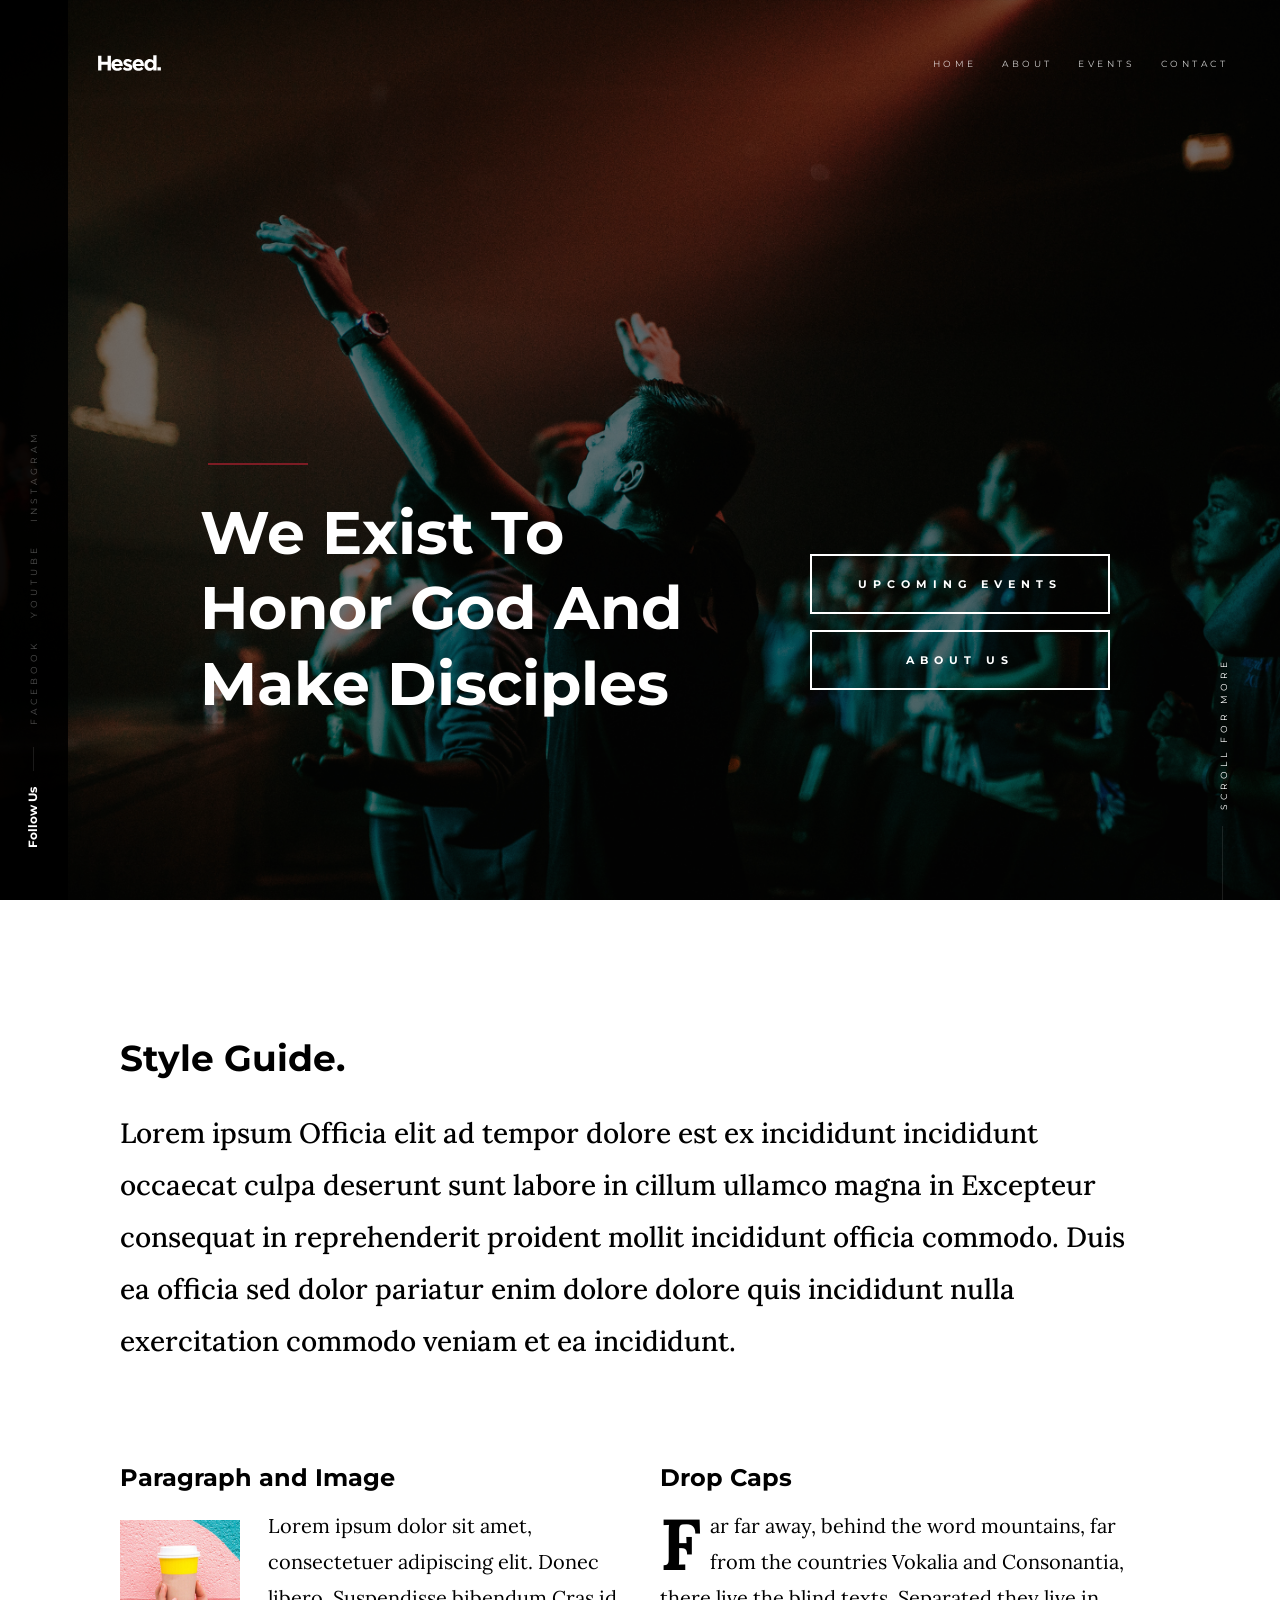
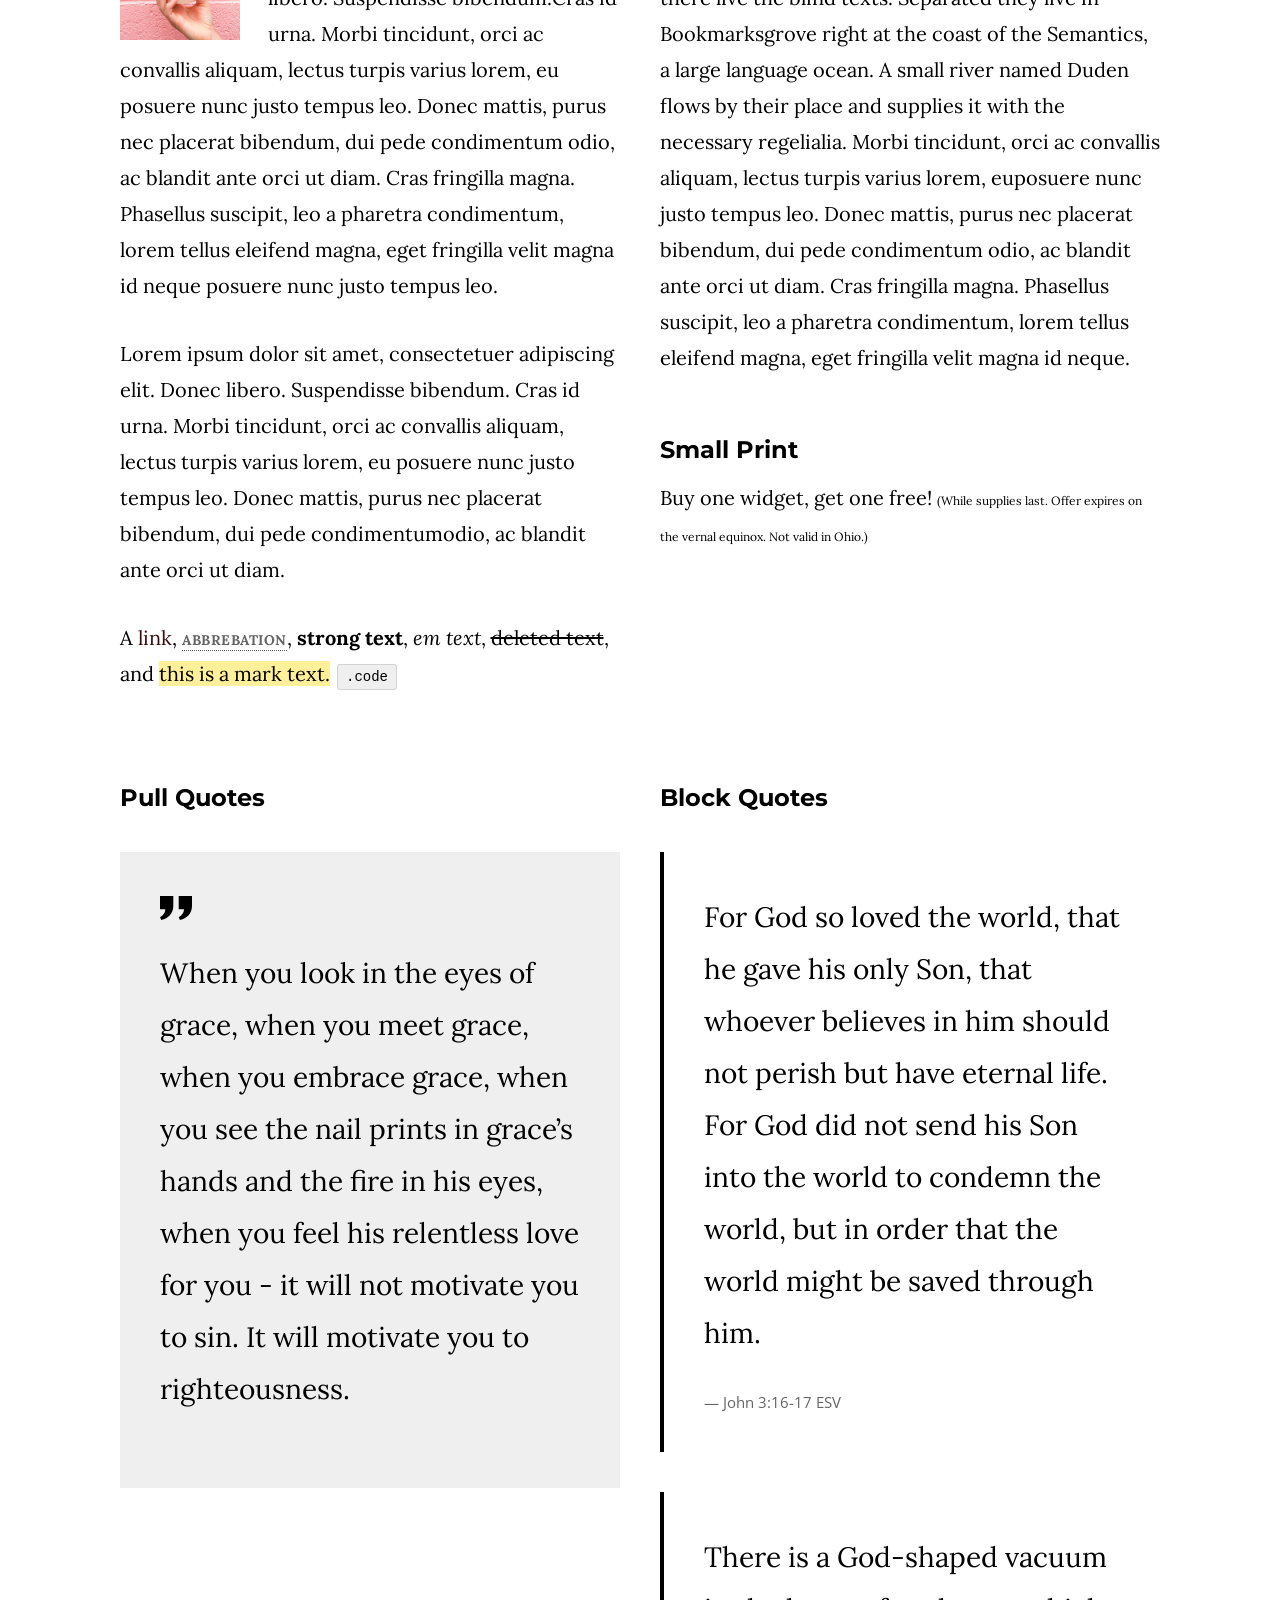
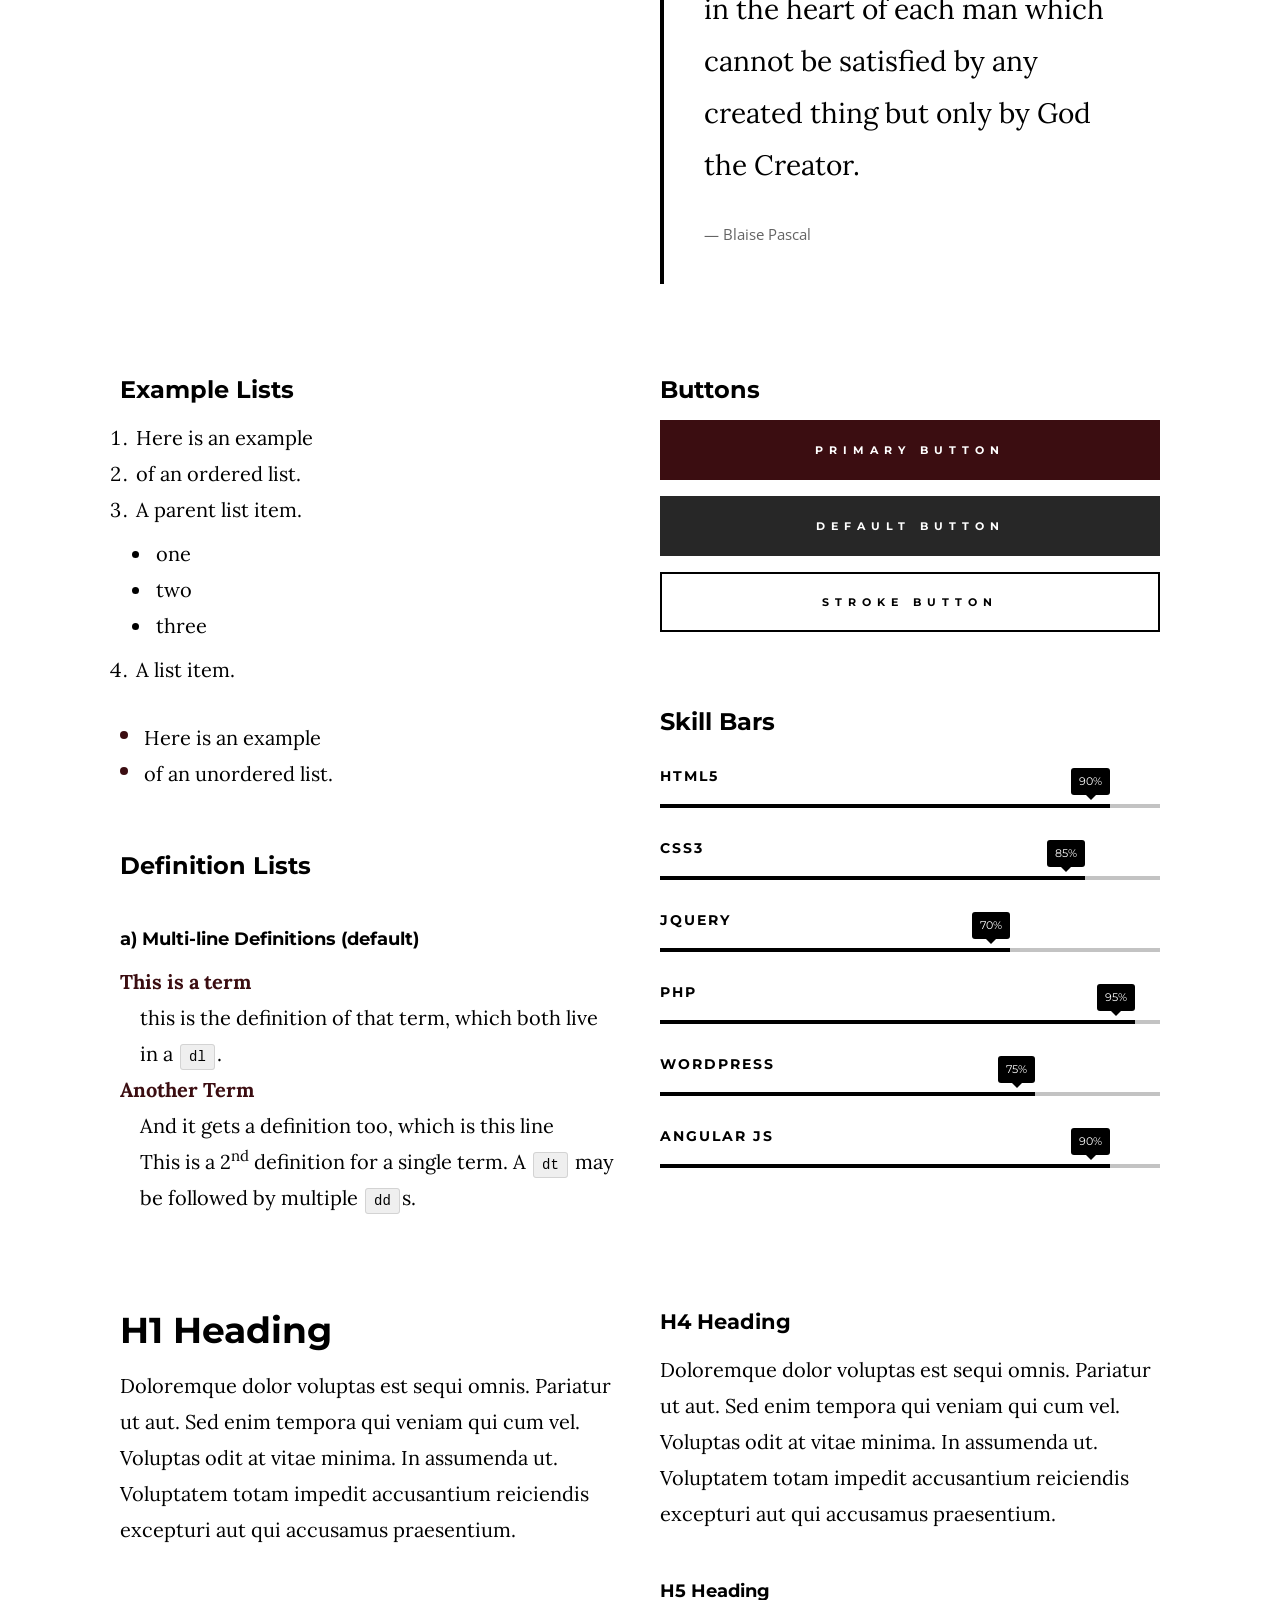
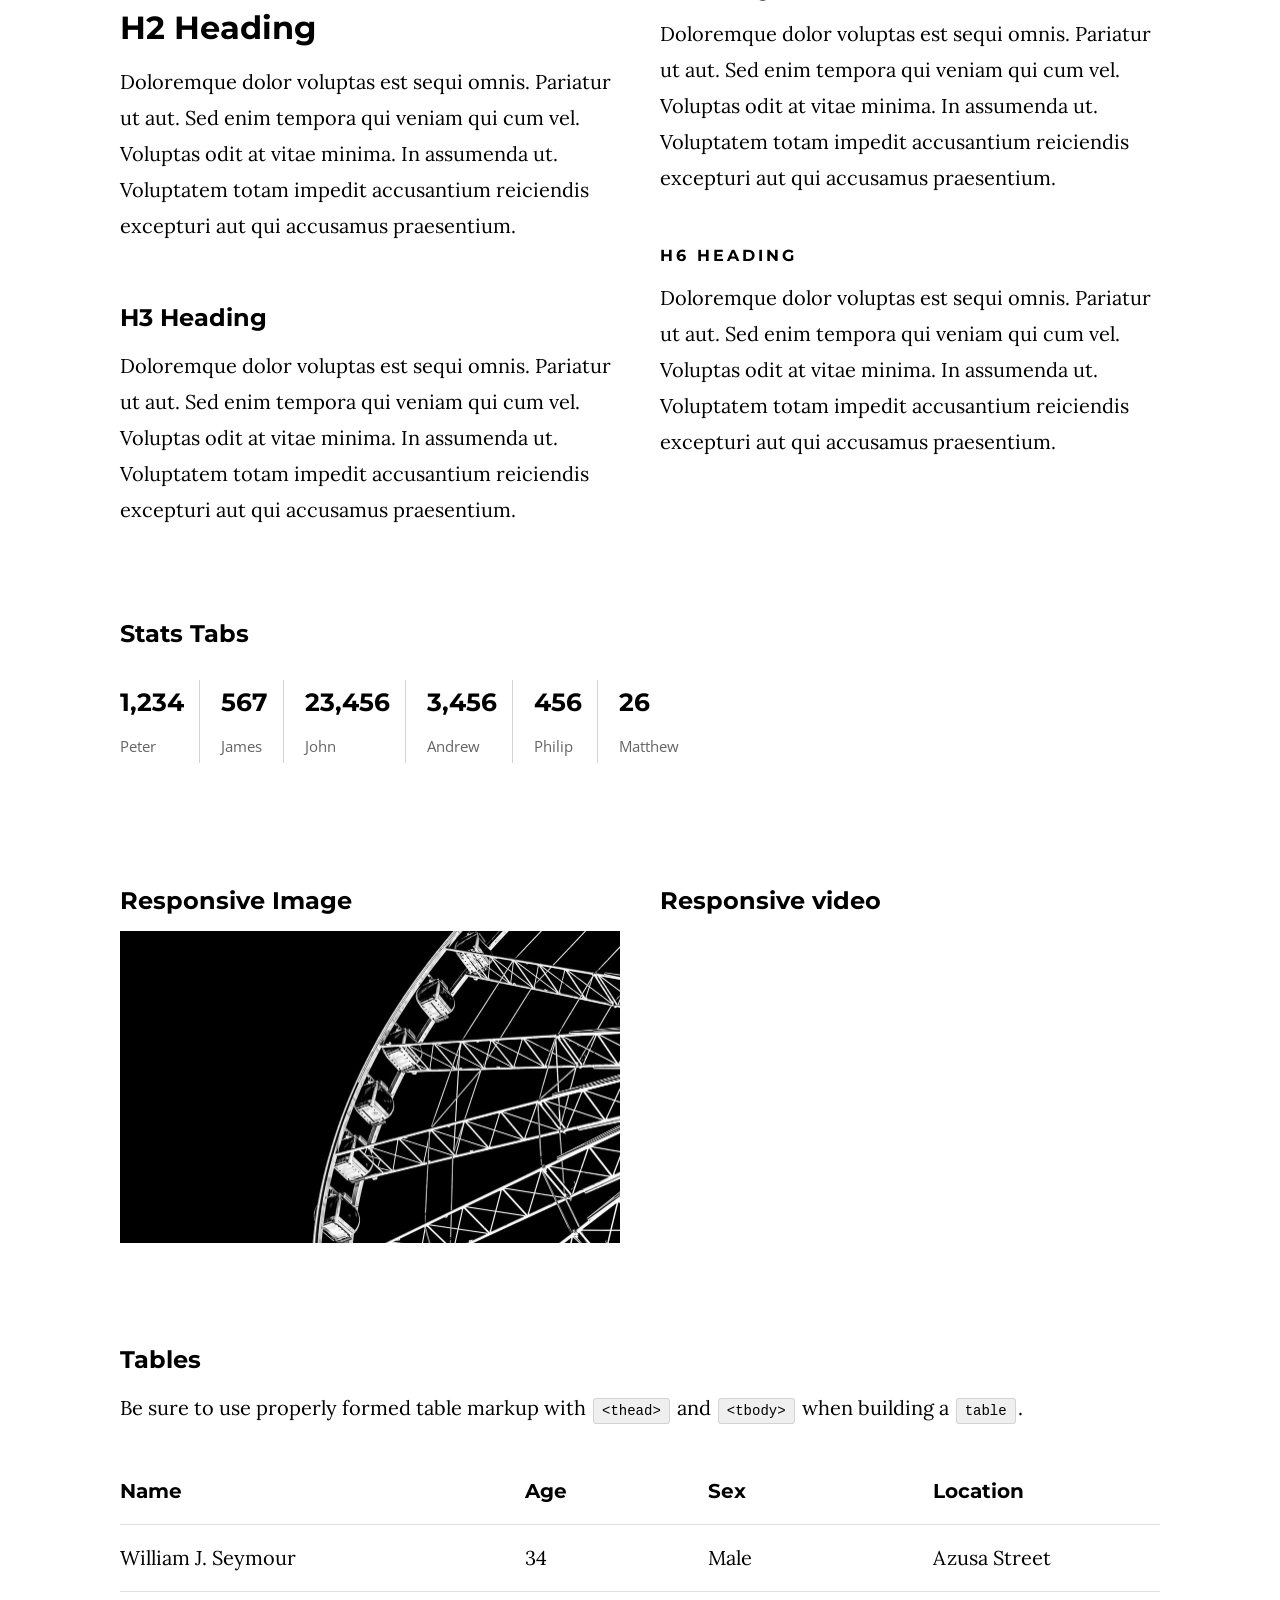
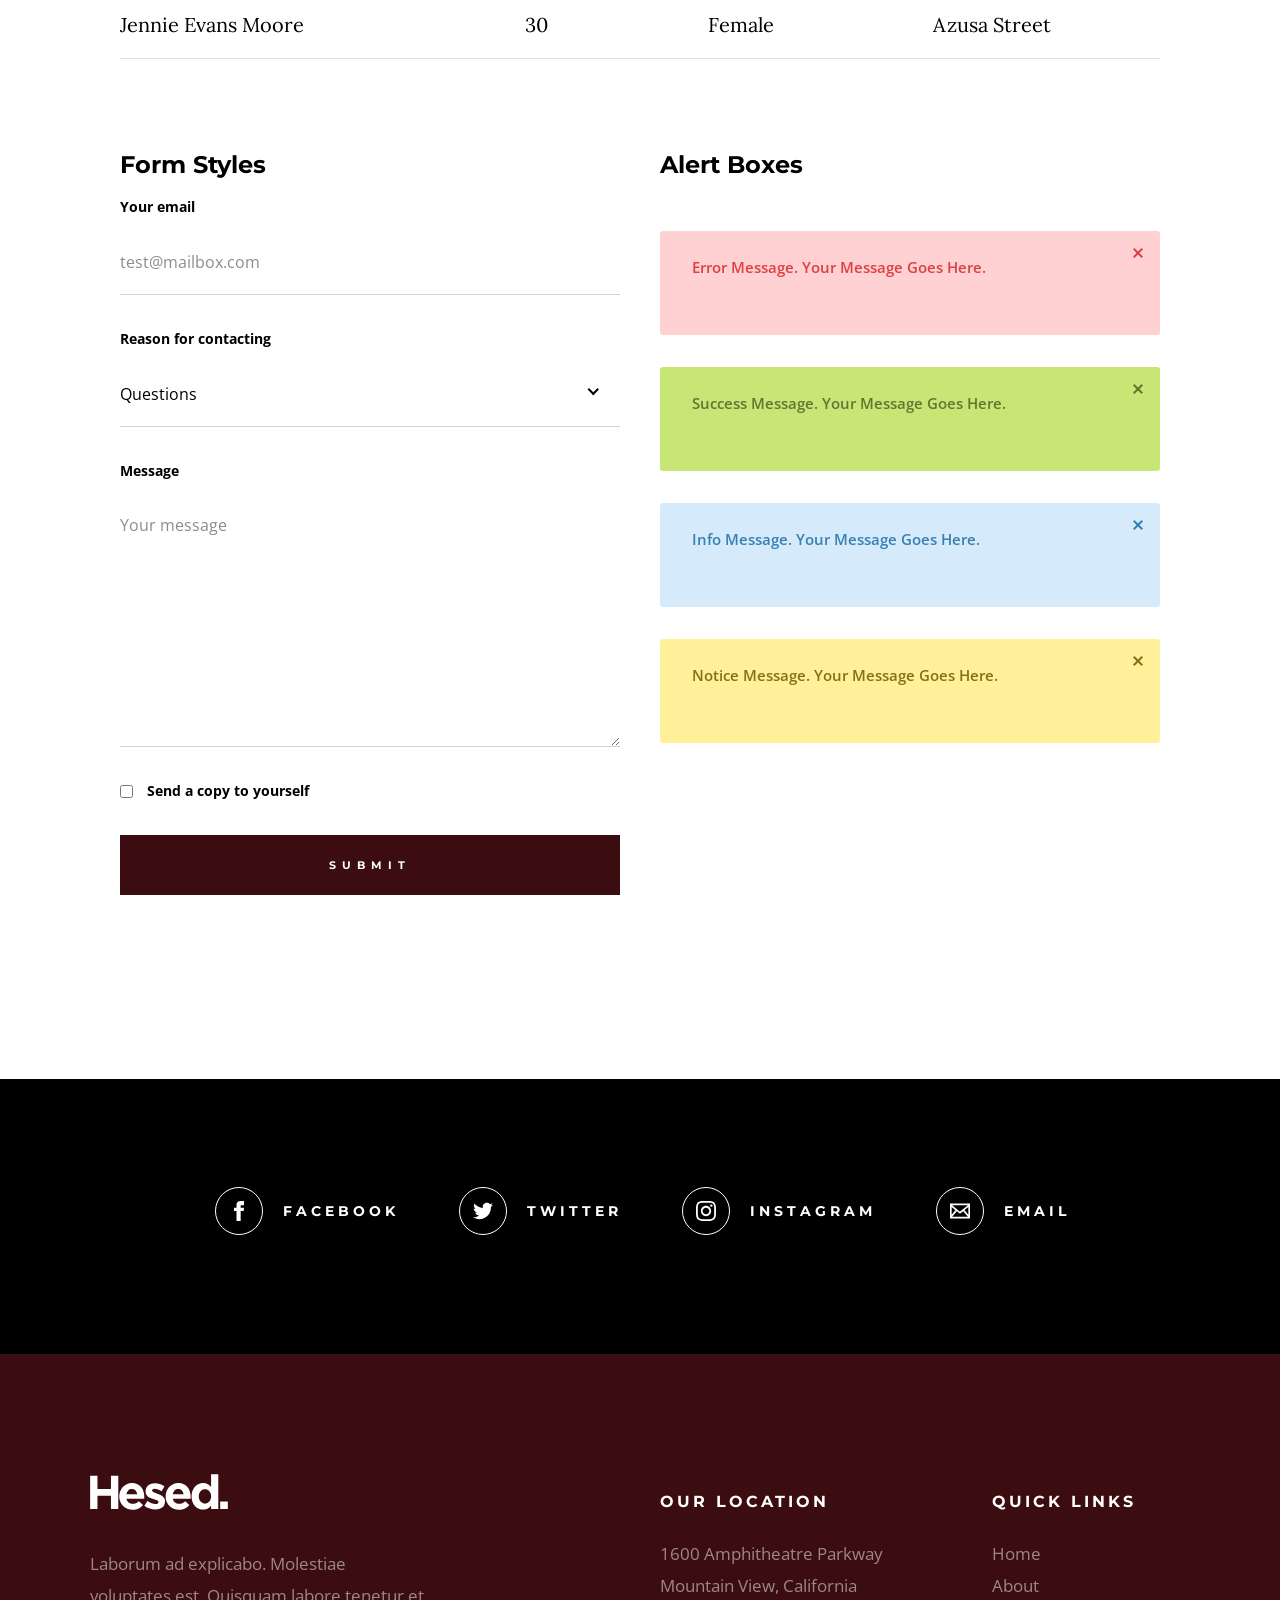
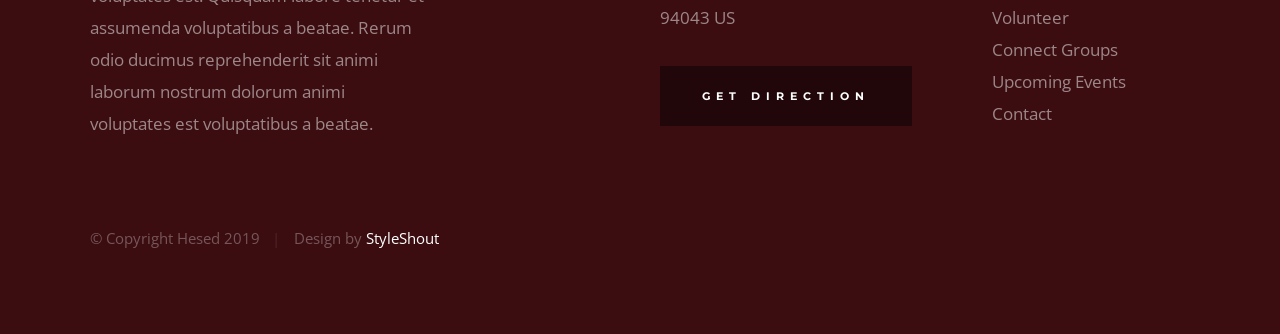
<file: styles.html>
<!DOCTYPE html>
<html class="no-js" lang="en">
<head>

    <!--- basic page needs
    ================================================== -->
    <meta charset="utf-8">
    <title>Hesed - Style Guide</title>
    <meta name="description" content="">
    <meta name="author" content="">

    <!-- mobile specific metas
    ================================================== -->
    <meta name="viewport" content="width=device-width, initial-scale=1">

    <!-- CSS
    ================================================== -->
    <link rel="stylesheet" href="css/base.css">
    <link rel="stylesheet" href="css/main.css">

    <style type="text/css" media="screen">
        .s-styles { 
            padding-top: 13.6rem;
            padding-bottom: 13.6rem;
            background-color: #ffffff;
        }
    </style>

    <!-- script
    ================================================== -->
    <script src="js/modernizr.js"></script>

    <!-- favicons
    ================================================== -->
    <link rel="apple-touch-icon" sizes="180x180" href="apple-touch-icon.png">
    <link rel="icon" type="image/png" sizes="32x32" href="favicon-32x32.png">
    <link rel="icon" type="image/png" sizes="16x16" href="favicon-16x16.png">
    <link rel="manifest" href="site.webmanifest">

</head>

<body id="top">

    <!-- preloader
    ================================================== -->
    <div id="preloader">
        <div id="loader" class="dots-jump">
            <div></div>
            <div></div>
            <div></div>
        </div>
    </div>


    <!-- header
    ================================================== -->
    <header class="s-header">

        <div class="header-logo">
            <a class="site-logo" href="index.html">
                <img src="images/logo.svg" alt="Homepage">
            </a>
        </div>

        <nav class="header-nav-wrap">
            <ul class="header-nav">
                <li><a href="index.html" title="Home">Home</a></li>
                <li><a href="about.html" title="About">About</a></li>
                <li><a href="events.html" title="Services">Events</a></li>
                <li><a href="contact.html" title="Contact us">Contact</a></li>	
            </ul>
        </nav>

        <a class="header-menu-toggle" href="#0"><span>Menu</span></a>

    </header> <!-- end s-header -->


    <!-- hero
    ================================================== -->
    <section class="s-hero" data-parallax="scroll" data-image-src="images/hero-bg-3000.jpg" data-natural-width=3000 data-natural-height=2000 data-position-y=center>

        <div class="hero-left-bar"></div>

        <div class="row hero-content">

            <div class="column large-full hero-content__text">
                <h1>
                    We Exist To <br>
                    Honor God And <br>
                    Make Disciples
                </h1>

                <div class="hero-content__buttons">
                    <a href="events.html" class="btn btn--stroke">Upcoming Events</a>
                    <a href="about.html" class="btn btn--stroke">About Us</a>
                </div>
            </div> <!-- end hero-content__text -->

        </div> <!-- end hero-content -->

        <ul class="hero-social">
            <li class="hero-social__title">Follow Us</li>
            <li>
                <a href="#0" title="">Facebook</a>
            </li>
            <li>
                <a href="#0" title="">YouTube</a>
            </li>
            <li>
                <a href="#0" title="">Instagram</a>
            </li>
        </ul> <!-- end hero-social -->

        <div class="hero-scroll">
            <a href="#styles" class="scroll-link smoothscroll">
                Scroll For More
            </a>
        </div> <!-- end hero-scroll -->

    </section> <!-- end s-hero -->


    <!-- styles
    ================================================== -->
    <section id="styles" class="s-styles page-content">

        <div class="row add-bottom">

            <div class="column large-full">

                <h1 class="display-1">Style Guide.</h1>

                <p class="lead">Lorem ipsum Officia elit ad tempor dolore est ex incididunt incididunt occaecat culpa deserunt 
                sunt labore in cillum ullamco magna in Excepteur consequat in reprehenderit proident mollit incididunt officia commodo.
                Duis ea officia sed dolor pariatur enim dolore dolore quis incididunt nulla exercitation commodo veniam et ea incididunt.
                </p>

            </div>

        </div>

        <div class="row">

            <div class="column large-6 tab-full">

                <h3>Paragraph and Image</h3>

                <p><a href="#"><img width="120" height="120" class="h-pull-left" alt="sample-image" src="images/sample-image.jpg"></a>
                Lorem ipsum dolor sit amet, consectetuer adipiscing elit. Donec libero. Suspendisse bibendum.Cras id urna. Morbi 
                tincidunt, orci ac convallis aliquam, lectus turpis varius lorem, eu posuere nunc justo tempus leo. Donec mattis, 
                purus nec placerat bibendum, dui pede condimentum odio, ac blandit ante orci ut diam. Cras fringilla magna. 
                Phasellus suscipit, leo a pharetra condimentum, lorem tellus eleifend magna, eget fringilla velit magna id 
                neque posuere nunc justo tempus leo. </p>

                <p>
                Lorem ipsum dolor sit amet, consectetuer adipiscing elit. Donec libero. Suspendisse bibendum. Cras id urna. 
                Morbi tincidunt, orci ac convallis aliquam, lectus turpis varius lorem, eu posuere nunc justo tempus leo. 
                Donec mattis, purus nec placerat bibendum, dui pede condimentumodio, ac blandit ante orci ut diam.	
                </p>

                <p>A <a href="#">link</a>,
                <abbr title="this really isn't a very good description">abbrebation</abbr>,
                <strong>strong text</strong>,
                <em>em text</em>,
                <del>deleted text</del>, and
                <mark>this is a mark text.</mark>
                <code>.code</code>
                </p>

            </div>

            <div class="column large-6 tab-full">

                <h3>Drop Caps</h3>

                <p class="drop-cap">Far far away, behind the word mountains, far from the countries Vokalia and Consonantia,
                there live the blind texts. Separated they live in Bookmarksgrove right at the coast of the
                Semantics, a large language ocean. A small river named Duden flows by their place and supplies it with the 
                necessary regelialia. Morbi tincidunt, orci ac convallis aliquam, lectus turpis varius lorem, 
                euposuere nunc justo tempus leo. Donec mattis, purus nec placerat bibendum, dui pede condimentum odio, 
                ac blandit ante orci ut diam. Cras fringilla magna. Phasellus suscipit, leo a pharetra condimentum, 
                lorem tellus eleifend magna, eget fringilla velit magna id neque.
                </p>

                <h3>Small Print</h3>

                <p>Buy one widget, get one free!
                <small>(While supplies last. Offer expires on the vernal equinox. Not valid in Ohio.)</small>
                </p>

            </div>

        </div> <!-- end row -->

        <div class="row">

            <div class="column large-6 tab-full">

                <h3>Pull Quotes</h3>

                <aside class="pull-quote">
                    <blockquote>
                    <p>
                    When you look in the eyes of grace, when you meet grace, 
                    when you embrace grace, when you see the nail prints in 
                    grace’s hands and the fire in his eyes, when you feel his 
                    relentless love for you - it will not motivate you to sin. 
                    It will motivate you to righteousness.
                    </p>
                    </blockquote>
                </aside>

            </div>

            <div class="column large-6 tab-full">

                <h3>Block Quotes</h3>

                <blockquote cite="http://where-i-got-my-info-from.com">
                    <p>
                    For God so loved the world, that he gave his only Son, that whoever believes in 
                    him should not perish but have eternal life. For God did not send his Son into 
                    the world to condemn the world, but in order that the world might be 
                    saved through him.
                    </p>
                    <cite>
                        <a href="#0">John 3:16-17 ESV</a>
                    </cite>
                </blockquote>

                <blockquote>
                <p>There is a God-shaped vacuum in the heart of each man which cannot be satisfied 
                by any created thing but only by God the Creator.</p>
                <cite>Blaise Pascal</cite>
                </blockquote>

            </div>

        </div> <!-- end row -->

        <div class="row half-bottom">

            <div class="column large-6 tab-full">

                <h3>Example Lists</h3>

                <ol>
                    <li>Here is an example</li>
                    <li>of an ordered list.</li>
                    <li>A parent list item.
                        <ul>
                            <li>one</li>
                            <li>two</li>
                            <li>three</li>
                        </ul>
                        </li>
                        <li>A list item.</li>
                    </ol>

                <ul class="disc">
                    <li>Here is an example</li>
                    <li>of an unordered list.</li>
                </ul>

                <h3>Definition Lists</h3>

                <h5>a) Multi-line Definitions (default) </h5>

                <dl>
                    <dt><strong>This is a term</strong></dt>
                        <dd>this is the definition of that term, which both live in a <code>dl</code>.</dd>
                    <dt><strong>Another Term</strong></dt>
                        <dd>And it gets a definition too, which is this line</dd>
                        <dd>This is a 2<sup>nd</sup> definition for a single term. A <code>dt</code> may be followed by multiple <code>dd</code>s.</dd>
                </dl>

            </div>

            <div class="column large-6 tab-full">

                <h3>Buttons</h3>

                <p>
                    <a class="btn btn--primary h-full-width" href="#0">Primary Button</a>
                    <a class="btn h-full-width" href="#0">Default Button</a>
                    <a class="btn btn--stroke h-full-width" href="#0">Stroke Button</a>
                </p>

                <h3>Skill Bars</h3>
                
                <ul class="skill-bars">
                    <li>
                    <div class="progress percent90"><span>90%</span></div>
                    <strong>HTML5</strong>
                    </li>
                    <li>
                    <div class="progress percent85"><span>85%</span></div>
                    <strong>CSS3</strong>
                    </li>
                    <li>
                    <div class="progress percent70"><span>70%</span></div>
                    <strong>JQuery</strong>
                    </li>
                    <li>
                    <div class="progress percent95"><span>95%</span></div>
                    <strong>PHP</strong>
                    </li>
                    <li>
                    <div class="progress percent75"><span>75%</span></div>
                    <strong>Wordpress</strong>
                    </li>
                    <li>
                    <div class="progress percent90"><span>90%</span></div>
                    <strong>Angular JS</strong>
                    </li>
                </ul>

            </div>

        </div> <!-- end row -->

        <div class="row half-bottom">

            <div class="column large-6 tab-full">
                    
                <h1>H1 Heading</h1>
                <p>Doloremque dolor voluptas est sequi omnis. Pariatur ut aut. Sed enim tempora qui veniam qui cum vel. 
                Voluptas odit at vitae minima. In assumenda ut. Voluptatem totam impedit accusantium reiciendis excepturi aut qui accusamus praesentium.</p>

                <h2>H2 Heading</h2>
                <p>Doloremque dolor voluptas est sequi omnis. Pariatur ut aut. Sed enim tempora qui veniam qui cum vel. 
                Voluptas odit at vitae minima. In assumenda ut. Voluptatem totam impedit accusantium reiciendis excepturi aut qui accusamus praesentium.</p>

                <h3>H3 Heading</h3>
                <p>Doloremque dolor voluptas est sequi omnis. Pariatur ut aut. Sed enim tempora qui veniam qui cum vel. 
                Voluptas odit at vitae minima. In assumenda ut. Voluptatem totam impedit accusantium reiciendis excepturi aut qui accusamus praesentium.</p>

            </div>

            <div class="column large-6 tab-full">
                    
                <h4>H4 Heading</h4>
                <p>Doloremque dolor voluptas est sequi omnis. Pariatur ut aut. Sed enim tempora qui veniam qui cum vel. 
                Voluptas odit at vitae minima. In assumenda ut. Voluptatem totam impedit accusantium reiciendis excepturi aut qui accusamus praesentium.</p>

                <h5>H5 Heading</h5>
                <p>Doloremque dolor voluptas est sequi omnis. Pariatur ut aut. Sed enim tempora qui veniam qui cum vel. 
                Voluptas odit at vitae minima. In assumenda ut. Voluptatem totam impedit accusantium reiciendis excepturi aut qui accusamus praesentium.</p>

                <h6>H6 Heading</h6>
                <p>Doloremque dolor voluptas est sequi omnis. Pariatur ut aut. Sed enim tempora qui veniam qui cum vel. 
                Voluptas odit at vitae minima. In assumenda ut. Voluptatem totam impedit accusantium reiciendis excepturi aut qui accusamus praesentium.</p>

            </div>

        </div> <!-- end row -->

        <div class="row half-bottom">

            <div class="column large-full">

                <h3>Stats Tabs</h3>

                <ul class="stats-tabs">
                    <li><a href="#">1,234 <em>Peter</em></a></li>
                    <li><a href="#">567 <em>James</em></a></li>
                    <li><a href="#">23,456 <em>John</em></a></li>
                    <li><a href="#">3,456 <em>Andrew</em></a></li>
                    <li><a href="#">456 <em>Philip</em></a></li>
                    <li><a href="#">26 <em>Matthew</em></a></li>
                </ul>

            </div>

        </div> <!-- end row -->

        <div class="row half-bottom">

            <div class="column large-6 tab-full">

                <h3>Responsive Image</h3>
                <p><img src="images/wheel-500.jpg" 
                    srcset="images/wheel-1000.jpg 1000w, 
                    images/wheel-500.jpg 500w" 
                    sizes="(max-width: 1000px) 100vw, 1000px" alt="">
                </p>

            </div>

            <div class="column large-6 tab-full">

                <h3>Responsive video</h3>

                <div class="video-container">
                <iframe src="https://player.vimeo.com/video/14592941?color=00a650&title=0&byline=0&portrait=0" width="500" height="281" frameborder="0" webkitallowfullscreen mozallowfullscreen allowfullscreen></iframe> 
                </div>

            </div>
            
        </div> <!-- end row -->

        <div class="row add-bottom">

            <div class="column large-full">

                <h3>Tables</h3>
                <p>Be sure to use properly formed table markup with <code>&lt;thead&gt;</code> and <code>&lt;tbody&gt;</code> when building a <code>table</code>.</p>

                <div class="table-responsive">

                    <table>
                            <thead>
                            <tr>
                                <th>Name</th>
                                <th>Age</th>
                                <th>Sex</th>
                                <th>Location</th>
                            </tr>
                            </thead>
                            <tbody>
                            <tr>
                                <td>William J. Seymour</td>
                                <td>34</td>
                                <td>Male</td>
                                <td>Azusa Street</td>
                            </tr>
                            <tr>
                                <td>Jennie Evans Moore</td>
                                <td>30</td>
                                <td>Female</td>
                                <td>Azusa Street</td>
                            </tr>
                            </tbody>
                    </table>

                </div>

            </div>
            
        </div> <!-- end row -->

        <div class="row">

            <div class="column large-6 tab-full">

                <h3>Form Styles</h3>

                <form>
                    <div>
                        <label for="sampleInput">Your email</label>
                        <input class="h-full-width" type="email" placeholder="test@mailbox.com" id="sampleInput">
                    </div>
                    <div>
                        <label for="sampleRecipientInput">Reason for contacting</label>
                        <div class="ss-custom-select">
                            <select class="h-full-width" id="sampleRecipientInput">
                                <option value="Option 1">Questions</option>
                                <option value="Option 2">Report</option>
                                <option value="Option 3">Others</option>
                            </select>
                        </div>
                    </div>
                    
                    <label for="exampleMessage">Message</label>
                    <textarea class="h-full-width" placeholder="Your message" id="exampleMessage"></textarea>

                    <label class="h-add-bottom">
                        <input type="checkbox">
                        <span class="label-text">Send a copy to yourself</span>
                    </label>
                
                    <input class="btn--primary h-full-width" type="submit" value="Submit">
                </form>

            </div>

            <div class="column large-6 tab-full">

                <h3>Alert Boxes</h3>

                <br>
                
                <div class="alert-box alert-box--error hideit">
                    <p>Error Message. Your Message Goes Here.</p>
                    <i class="fa fa-times alert-box__close" aria-hidden="true"></i>
                </div><!-- end error -->
                        
                <div class="alert-box alert-box--success hideit">
                    <p>Success Message. Your Message Goes Here.</p>
                    <i class="fa fa-times alert-box__close" aria-hidden="true"></i>
                </div><!-- end success -->
                        
                <div class="alert-box alert-box--info hideit">
                    <p>Info Message. Your Message Goes Here.</p>
                    <i class="fa fa-times alert-box__close" aria-hidden="true"></i>
                </div><!-- end info -->
                        
                <div class="alert-box alert-box--notice hideit">
                    <p>Notice Message. Your Message Goes Here.</p>
                    <i class="fa fa-times alert-box__close" aria-hidden="true"></i>
                </div><!-- end notice -->
            
            </div>

        </div> <!-- end row -->


    </section> <!-- end s-styles -->


    <!-- Social
    ================================================== -->
    <section class="s-social">
            
        <div class="row social-content">
            <div class="column">
                <ul class="social-list">
                    <li class="social-list__item">
                        <a href="#0" title="">
                            <span class="social-list__icon social-list__icon--facebook"></span>
                            <span class="social-list__text">Facebook</span>
                        </a>
                    </li>
                    <li class="social-list__item">
                        <a href="#0" title="">
                            <span class="social-list__icon social-list__icon--twitter"></span>
                            <span class="social-list__text">Twitter</span>
                        </a>
                    </li>
                    <li class="social-list__item">
                        <a href="#0" title="">
                            <span class="social-list__icon social-list__icon--instagram"></span>
                            <span class="social-list__text">Instagram</span>
                        </a>
                    </li>
                    <li class="social-list__item">
                        <a href="#0" title="">
                            <span class="social-list__icon social-list__icon--email"></span>
                            <span class="social-list__text">Email</span>
                        </a>
                    </li>
                </ul>
            </div>
        </div> <!-- end social-content -->

    </section> <!-- end s-social -->


    <!-- footer
    ================================================== -->
    <footer class="s-footer">

        <div class="row footer-top">
            <div class="column large-4 medium-5 tab-full">
                <div class="footer-logo">
                    <a class="site-footer-logo" href="index.html">
                        <img src="images/logo.svg" alt="Homepage">
                    </a>
                </div>  <!-- footer-logo -->
                <p>
                Laborum ad explicabo. Molestiae voluptates est. Quisquam labore tenetur 
                et assumenda voluptatibus a beatae. Rerum odio ducimus reprehenderit 
                sit animi laborum nostrum dolorum animi voluptates est voluptatibus a beatae. 
                </p>
            </div>
            <div class="column large-half tab-full">
                <div class="row">
                    <div class="column large-7 medium-full">
                        <h4 class="h6">Our Location</h4>
                        <p>
                        1600 Amphitheatre Parkway <br>
                        Mountain View, California <br>
                        94043 US
                        </p>
        
                        <p>
                        <a href="https://goo.gl/maps/bc7C7eYtSmnNs6216" target="_blank" class="btn btn--footer">Get Direction</a>
                        </p>
                    </div>
                    <div class="column large-5 medium-full">
                        <h4 class="h6">Quick Links</h4>
                        <ul class="footer-list">
                            <li><a href="index.html">Home</a></li>
                            <li><a href="about.html">About</a></li>
                            <li><a href="volunteer.html">Volunteer</a></li>
                            <li><a href="connect-group.html">Connect Groups</a></li>
                            <li><a href="events.html">Upcoming Events</a></li>
                            <li><a href="contact.html">Contact</a></li>
                        </ul>
                    </div>
                </div>
            </div>
        </div> <!-- end footer-top -->

        <div class="row footer-bottom">
            <div class="column ss-copyright">
                <span>© Copyright Hesed 2019</span> 
                <span>Design by <a href="https://www.styleshout.com/">StyleShout</a></span>
            </div>
        </div> <!-- footer-bottom -->

        <div class="ss-go-top">
            <a class="smoothscroll" title="Back to Top" href="#top">
                <svg xmlns="http://www.w3.org/2000/svg" width="24" height="24" viewBox="0 0 24 24"><path d="M12 0l8 9h-6v15h-4v-15h-6z"/></svg>
            </a>
        </div> <!-- ss-go-top -->

    </footer> <!-- end s-footer -->


    <!-- Java Script
    ================================================== -->
    <script src="js/jquery-3.2.1.min.js"></script>
    <script src="js/plugins.js"></script>
    <script src="js/main.js"></script>

</body>
</file>
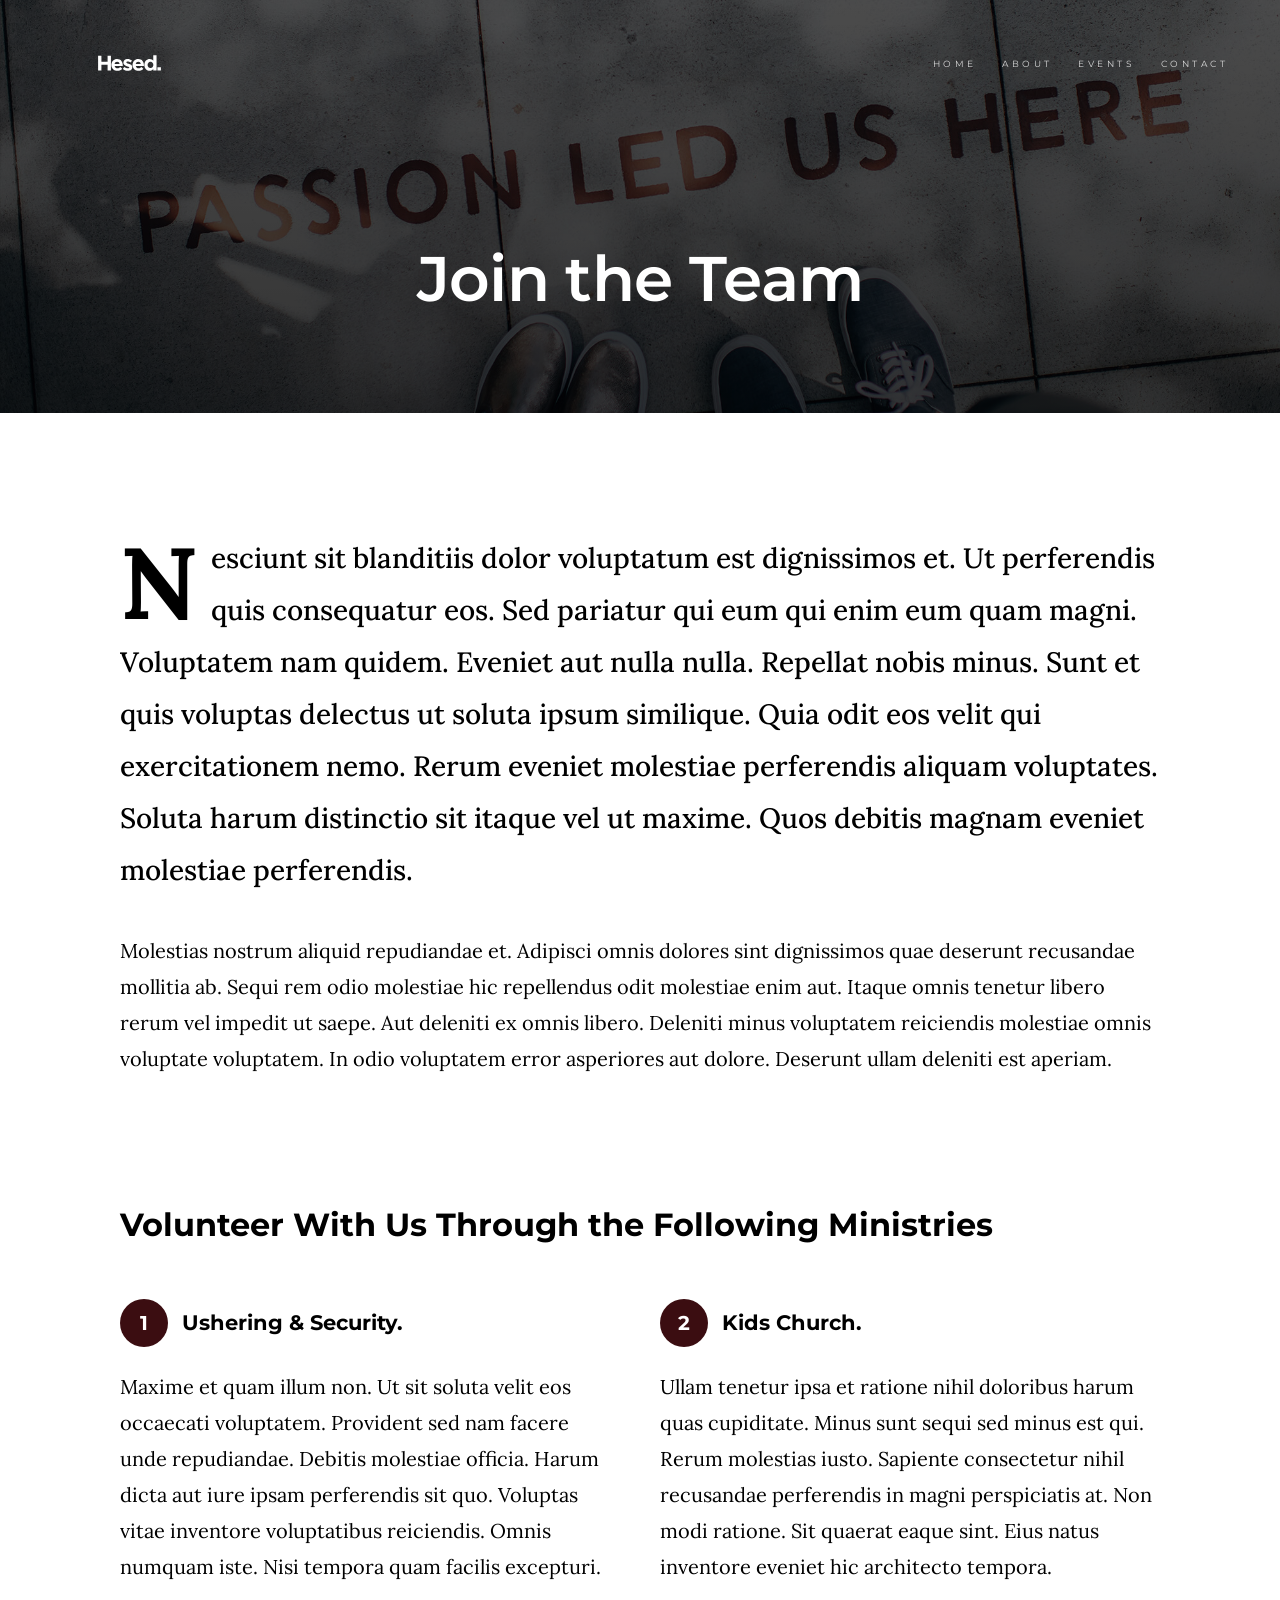
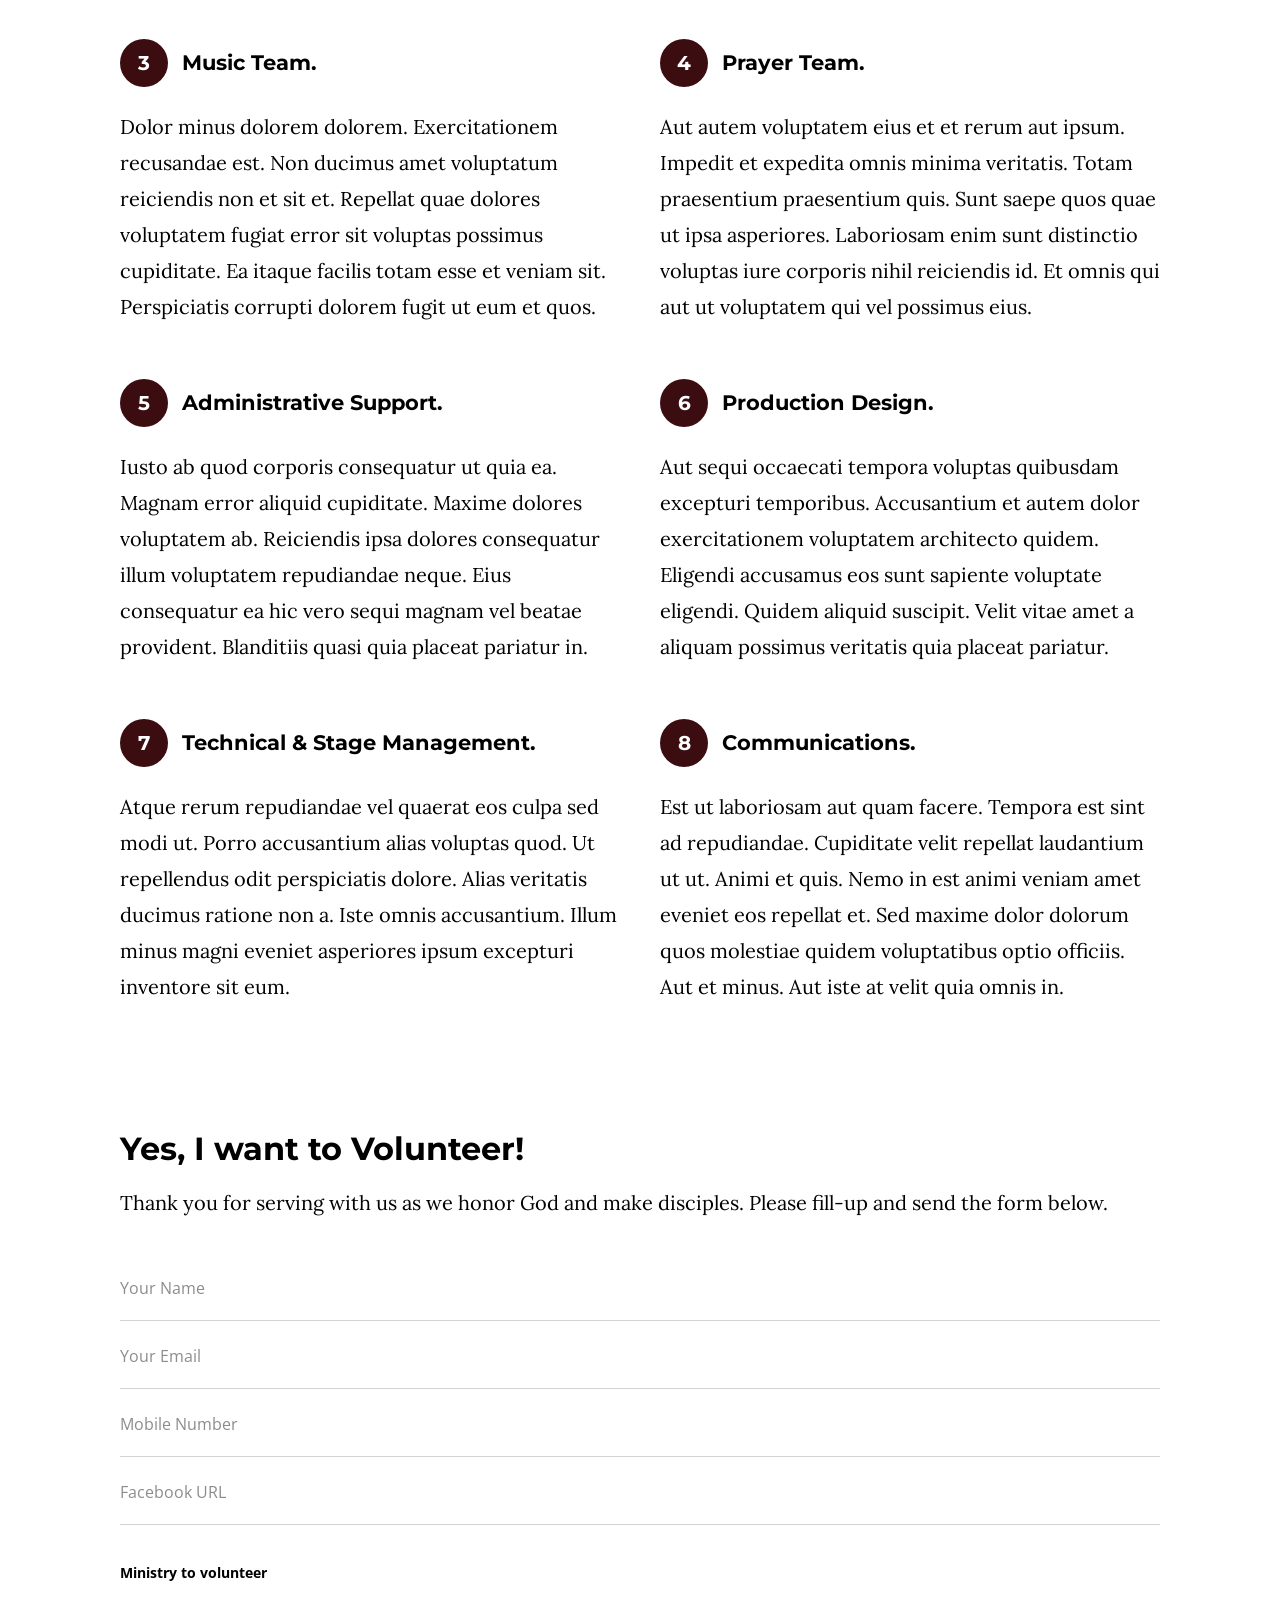
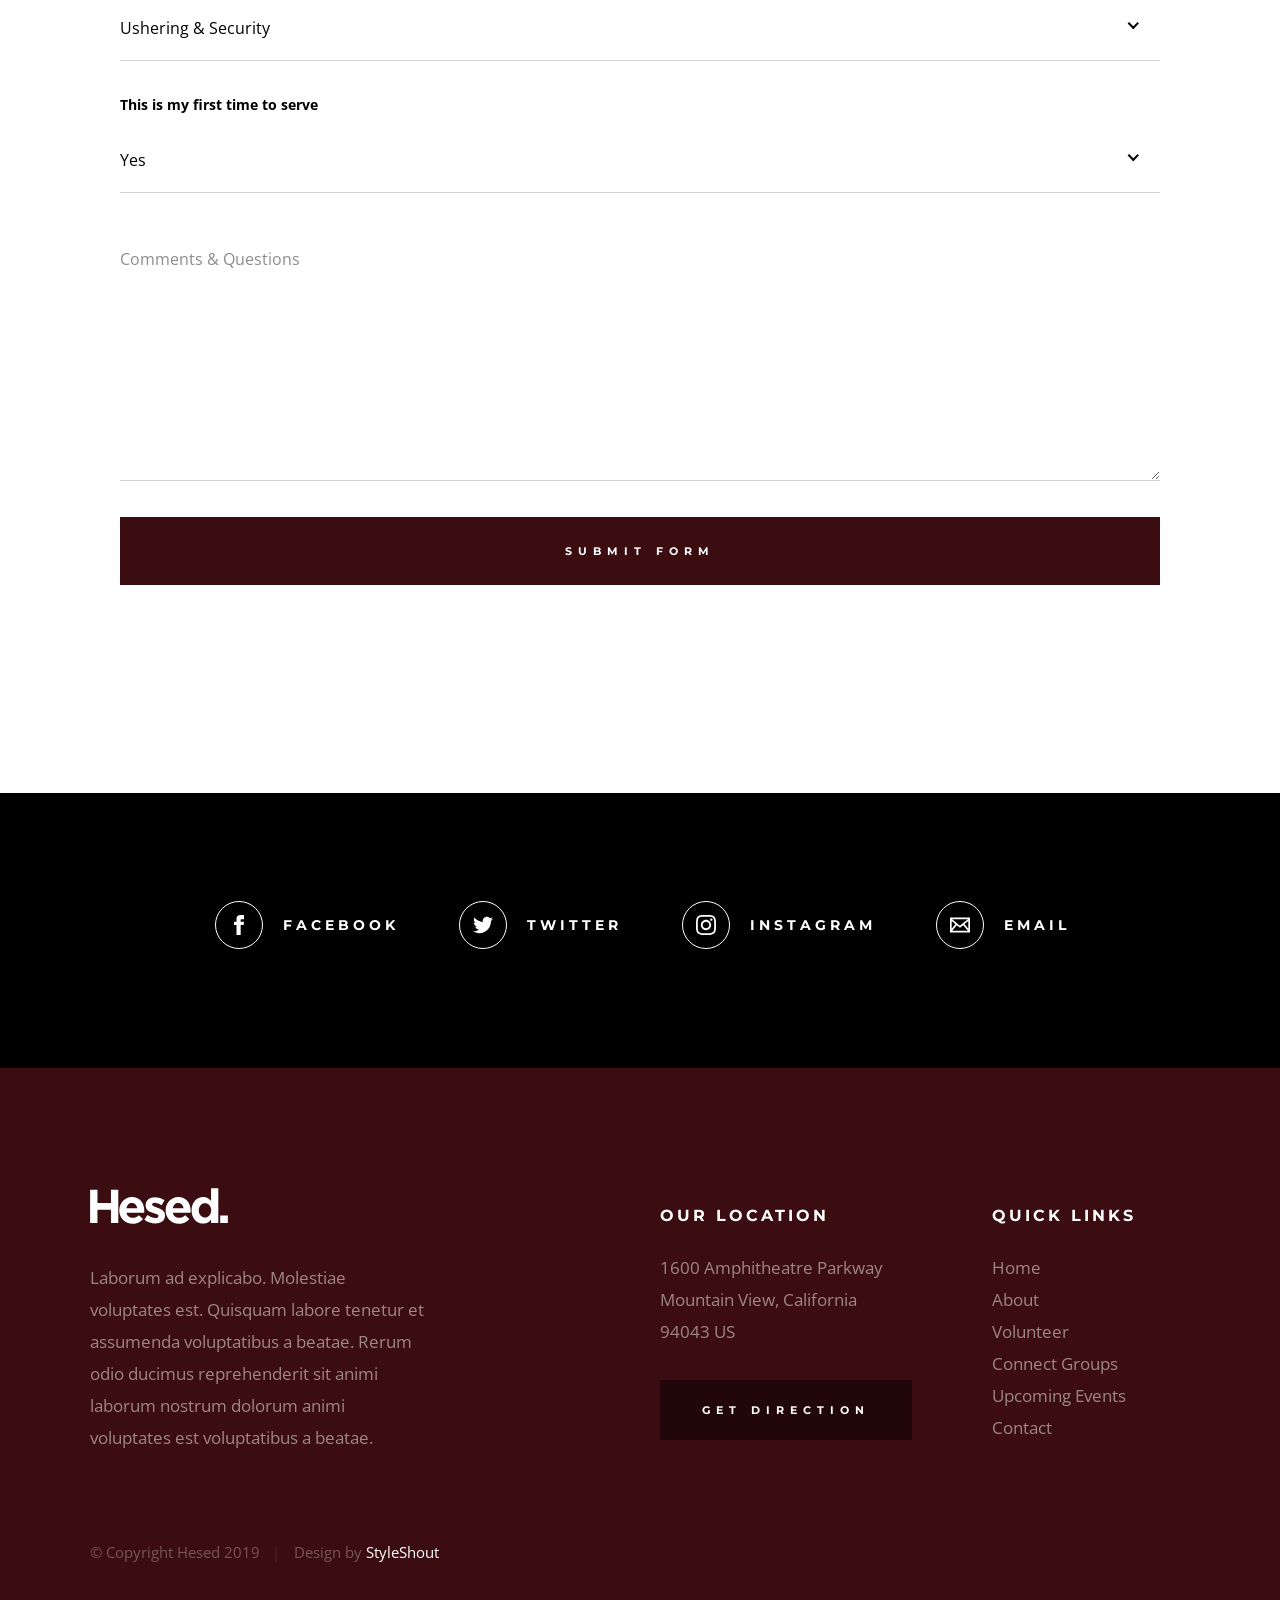
<file: volunteer.html>
<!DOCTYPE html>
<html class="no-js" lang="en">
<head>

    <!--- basic page needs
    ================================================== -->
    <meta charset="utf-8">
    <title>Hesed - Volunteer</title>
    <meta name="description" content="">
    <meta name="author" content="">

    <!-- mobile specific metas
    ================================================== -->
    <meta name="viewport" content="width=device-width, initial-scale=1">

    <!-- CSS
    ================================================== -->
    <link rel="stylesheet" href="css/base.css">
    <link rel="stylesheet" href="css/main.css">

    <!-- script
    ================================================== -->
    <script src="js/modernizr.js"></script>

    <!-- favicons
    ================================================== -->
    <link rel="apple-touch-icon" sizes="180x180" href="apple-touch-icon.png">
    <link rel="icon" type="image/png" sizes="32x32" href="favicon-32x32.png">
    <link rel="icon" type="image/png" sizes="16x16" href="favicon-16x16.png">
    <link rel="manifest" href="site.webmanifest">

</head>

<body id="top">

    <!-- preloader
    ================================================== -->
    <div id="preloader">
        <div id="loader" class="dots-jump">
            <div></div>
            <div></div>
            <div></div>
        </div>
    </div>


    <!-- header
    ================================================== -->
    <header class="s-header">

        <div class="header-logo">
            <a class="site-logo" href="index.html">
                <img src="images/logo.svg" alt="Homepage">
            </a>
        </div>

        <nav class="header-nav-wrap">
            <ul class="header-nav">
                <li><a href="index.html" title="Home">Home</a></li>
                <li><a href="about.html" title="About">About</a></li>
                <li><a href="events.html" title="Services">Events</a></li>
                <li><a href="contact.html" title="Contact us">Contact</a></li>	
            </ul>
        </nav>

        <a class="header-menu-toggle" href="#0"><span>Menu</span></a>

    </header> <!-- end s-header -->


    <!-- page header
    ================================================== -->
    <section class="page-header page-header--volunteer">

        <div class="gradient-overlay"></div>
        <div class="row page-header__content">
            <div class="column">
                <h1>Join the Team</h1>
            </div>
        </div>

    </section> <!-- end pageheader -->


    <!-- page content
    ================================================== -->
    <section class="page-content">

        <div class="row">
            <div class="column">

                <p class="lead drop-cap">
                Nesciunt sit blanditiis dolor voluptatum est dignissimos et. Ut perferendis 
                quis consequatur eos. Sed pariatur qui eum qui enim eum quam magni. Voluptatem 
                nam quidem. Eveniet aut nulla nulla. Repellat nobis minus.     
                Sunt et quis voluptas delectus ut soluta ipsum similique. Quia odit eos velit 
                qui exercitationem nemo. Rerum eveniet molestiae perferendis aliquam voluptates. 
                Soluta harum distinctio sit itaque vel ut maxime. Quos debitis magnam eveniet molestiae perferendis.
                </p>

                <p>
                Molestias nostrum aliquid repudiandae et. Adipisci omnis dolores sint 
                dignissimos quae deserunt recusandae mollitia ab. Sequi rem odio molestiae 
                hic repellendus odit molestiae enim aut. Itaque omnis tenetur libero rerum 
                vel impedit ut saepe. Aut deleniti ex omnis libero. Deleniti minus voluptatem 
                reiciendis molestiae omnis voluptate voluptatem. In odio voluptatem error 
                asperiores aut dolore. Deserunt ullam deleniti est aperiam.
                </p>

                <br>

                <h2>Volunteer With Us Through the Following Ministries</h2>
                
                <div class="row block-large-1-2 block-1000-full block-list">
                    <div class="column block-list__item">
                        <h4 class="block-list__title-with-num">Ushering & Security.</h4>
                        <p>
                        Maxime et quam illum non. Ut sit soluta velit eos occaecati 
                        voluptatem. Provident sed nam facere unde repudiandae. Debitis 
                        molestiae officia. Harum dicta aut iure ipsam perferendis sit quo. 
                        Voluptas vitae inventore voluptatibus reiciendis. Omnis numquam 
                        iste. Nisi tempora quam facilis excepturi.
                        </p>
                    </div>
                    <div class="column block-list__item">
                        <h4 class="block-list__title-with-num">
                        Kids Church.
                        </h4>
                        <p>
                        Ullam tenetur ipsa et ratione nihil doloribus harum quas 
                        cupiditate. Minus sunt sequi sed minus est qui. Rerum molestias 
                        iusto. Sapiente consectetur nihil recusandae perferendis in 
                        magni perspiciatis at. Non modi ratione. Sit quaerat eaque sint. 
                        Eius natus inventore eveniet hic architecto tempora.
                        </p>
                    </div>
                    <div class="column block-list__item">
                        <h4 class="block-list__title-with-num">
                        Music Team.
                        </h4>
                        <p>
                        Dolor minus dolorem dolorem. Exercitationem recusandae est. 
                        Non ducimus amet voluptatum reiciendis non et sit et. Repellat 
                        quae dolores voluptatem fugiat error sit voluptas possimus 
                        cupiditate. Ea itaque facilis totam esse et veniam sit. 
                        Perspiciatis corrupti dolorem fugit ut eum et quos.
                        </p>
                    </div>
                    <div class="column block-list__item">
                        <h4 class="block-list__title-with-num">
                        Prayer Team.
                        </h4>
                        <p>
                        Aut autem voluptatem eius et et rerum aut ipsum. Impedit 
                        et expedita omnis minima veritatis. Totam praesentium 
                        praesentium quis. Sunt saepe quos quae ut ipsa asperiores. 
                        Laboriosam enim sunt distinctio voluptas iure corporis nihil 
                        reiciendis id. Et omnis qui aut ut voluptatem qui vel possimus eius.
                        </p>
                    </div>
                    <div class="column block-list__item">
                        <h4 class="block-list__title-with-num">
                        Administrative Support.
                        </h4>
                        <p>
                        Iusto ab quod corporis consequatur ut quia ea. Magnam error 
                        aliquid cupiditate. Maxime dolores voluptatem ab. Reiciendis 
                        ipsa dolores consequatur illum voluptatem repudiandae neque. 
                        Eius consequatur ea hic vero sequi magnam vel beatae provident.
                        Blanditiis quasi quia placeat pariatur in.
                        </p>
                    </div>
                    <div class="column block-list__item">
                        <h4 class="block-list__title-with-num">
                        Production Design.
                        </h4>
                        <p>
                        Aut sequi occaecati tempora voluptas quibusdam excepturi 
                        temporibus. Accusantium et autem dolor exercitationem voluptatem 
                        architecto quidem. Eligendi accusamus eos sunt sapiente voluptate 
                        eligendi. Quidem aliquid suscipit. Velit vitae amet a aliquam 
                        possimus veritatis quia placeat pariatur.
                        </p>
                    </div>
                    <div class="column block-list__item">
                        <h4 class="block-list__title-with-num">
                        Technical & Stage Management.
                        </h4>
                        <p>
                        Atque rerum repudiandae vel quaerat eos culpa sed modi ut. 
                        Porro accusantium alias voluptas quod. Ut repellendus odit 
                        perspiciatis dolore. Alias veritatis ducimus ratione non a. 
                        Iste omnis accusantium. Illum minus magni eveniet asperiores 
                        ipsum excepturi inventore sit eum.
                        </p>
                    </div>
                    <div class="column block-list__item">
                        <h4 class="block-list__title-with-num">
                        Communications.
                        </h4>
                        <p>
                        Est ut laboriosam aut quam facere. Tempora est sint ad repudiandae. 
                        Cupiditate velit repellat laudantium ut ut. Animi et quis.
                        Nemo in est animi veniam amet eveniet eos repellat et. Sed maxime 
                        dolor dolorum quos molestiae quidem voluptatibus optio officiis. 
                        Aut et minus. Aut iste at velit quia omnis in.
                        </p>
                    </div>
                </div> <!-- end block-list -->

                <h2>Yes, I want to Volunteer!</h2>
                <p>
                Thank you for serving with us as we honor God and make disciples. Please fill-up and send the form below.
                </p>

                <form name="volunteerForm" id="volunteerForm" class="volunteerForm" method="post" action="" autocomplete="off">
                    <fieldset>

                        <div class="form-field">
                            <input name="cName" id="cName" class="h-full-width h-remove-bottom" placeholder="Your Name" value="" type="text">
                        </div>

                        <div class="form-field">
                            <input name="cEmail" id="cEmail" class="h-full-width h-remove-bottom" placeholder="Your Email" value="" type="text">
                        </div>

                        <div class="form-field">
                            <input name="cPhone" id="cPhone" class="h-full-width h-remove-bottom" placeholder="Mobile Number" value="" type="tel">
                        </div>

                        <div class="form-field">
                            <input name="cFacebook" id="cFacebook" class="h-full-width h-remove-bottom" placeholder="Facebook URL" value="" type="text">
                        </div>

                        <br>
                        <div class="form-field">
                            <label for="cMinistry">Ministry to volunteer</label>
                            <div class="ss-custom-select">
                                <select class="h-full-width h-remove-bottom" name="cMinistry" id="cMinistry">
                                    <option value="Option 1">Ushering & Security</option>
                                    <option value="Option 2">Kids Church</option>
                                    <option value="Option 3">Music Team</option>
                                    <option value="Option 4">Prayer Team</option>
                                    <option value="Option 5">Administrative Support</option>
                                    <option value="Option 6">Production Design</option>
                                    <option value="Option 7">Technical & Stage Management</option>
                                    <option value="Option 8">Communications</option>
                                </select>
                            </div>
                        </div>

                        <div class="form-field">
                            <label for="cFirstTime">This is my first time to serve</label>
                            <div class="ss-custom-select">
                                <select class="h-full-width h-remove-bottom" name="cFirstTime" id="cFirstTime">
                                    <option value="Option 1">Yes</option>
                                    <option value="Option 2">No</option>
                                </select>
                            </div>
                        </div>

                        <div class="comments form-field">
                            <textarea name="cComments" id="cComments" class="h-full-width h-remove-bottom" placeholder="Comments & Questions"></textarea>
                        </div>

                        <br>

                        <input name="submit" id="submit" class="btn btn--primary btn--large h-full-width" value="Submit Form" type="submit">

                    </fieldset>
                </form> <!-- end volunteerForm -->

            </div>
        </div>

    </section> <!-- end page content -->


    <!-- Social
    ================================================== -->
    <section class="s-social">
            
        <div class="row social-content">
            <div class="column">
                <ul class="social-list">
                    <li class="social-list__item">
                        <a href="#0" title="">
                            <span class="social-list__icon social-list__icon--facebook"></span>
                            <span class="social-list__text">Facebook</span>
                        </a>
                    </li>
                    <li class="social-list__item">
                        <a href="#0" title="">
                            <span class="social-list__icon social-list__icon--twitter"></span>
                            <span class="social-list__text">Twitter</span>
                        </a>
                    </li>
                    <li class="social-list__item">
                        <a href="#0" title="">
                            <span class="social-list__icon social-list__icon--instagram"></span>
                            <span class="social-list__text">Instagram</span>
                        </a>
                    </li>
                    <li class="social-list__item">
                        <a href="#0" title="">
                            <span class="social-list__icon social-list__icon--email"></span>
                            <span class="social-list__text">Email</span>
                        </a>
                    </li>
                </ul>
            </div>
        </div> <!-- end social-content -->

    </section> <!-- end s-social -->


    <!-- footer
    ================================================== -->
    <footer class="s-footer">

        <div class="row footer-top">
            <div class="column large-4 medium-5 tab-full">
                <div class="footer-logo">
                    <a class="site-footer-logo" href="index.html">
                        <img src="images/logo.svg" alt="Homepage">
                    </a>
                </div>  <!-- footer-logo -->
                <p>
                Laborum ad explicabo. Molestiae voluptates est. Quisquam labore tenetur 
                et assumenda voluptatibus a beatae. Rerum odio ducimus reprehenderit 
                sit animi laborum nostrum dolorum animi voluptates est voluptatibus a beatae. 
                </p>
            </div>
            <div class="column large-half tab-full">
                <div class="row">
                    <div class="column large-7 medium-full">
                        <h4 class="h6">Our Location</h4>
                        <p>
                        1600 Amphitheatre Parkway <br>
                        Mountain View, California <br>
                        94043 US
                        </p>
        
                        <p>
                        <a href="https://goo.gl/maps/bc7C7eYtSmnNs6216" target="_blank" class="btn btn--footer">Get Direction</a>
                        </p>
                    </div>
                    <div class="column large-5 medium-full">
                        <h4 class="h6">Quick Links</h4>
                        <ul class="footer-list">
                            <li><a href="index.html">Home</a></li>
                            <li><a href="about.html">About</a></li>
                            <li><a href="volunteer.html">Volunteer</a></li>
                            <li><a href="connect-group.html">Connect Groups</a></li>
                            <li><a href="events.html">Upcoming Events</a></li>
                            <li><a href="contact.html">Contact</a></li>
                        </ul>
                    </div>
                </div>
            </div>
        </div> <!-- end footer-top -->

        <div class="row footer-bottom">
            <div class="column ss-copyright">
                <span>© Copyright Hesed 2019</span> 
                <span>Design by <a href="https://www.styleshout.com/">StyleShout</a></span>
            </div>
        </div> <!-- footer-bottom -->

        <div class="ss-go-top">
            <a class="smoothscroll" title="Back to Top" href="#top">
                <svg xmlns="http://www.w3.org/2000/svg" width="24" height="24" viewBox="0 0 24 24"><path d="M12 0l8 9h-6v15h-4v-15h-6z"/></svg>
            </a>
        </div> <!-- ss-go-top -->

    </footer> <!-- end s-footer -->


    <!-- Java Script
    ================================================== -->
    <script src="js/jquery-3.2.1.min.js"></script>
    <script src="js/plugins.js"></script>
    <script src="js/main.js"></script>

</body>
</file>
<file: css/base.css>
/* =================================================================== 
 *  Hesed Base Stylesheet
 *  Ver. 1.0.0
 *  07-25-2019
 *  ------------------------------------------------------------------
 *
 *  TOC:
 *	# imports 
 *	# normalize
 *	# grid v2.1.0
 *	# block grids
 *	# MISC
 *
 * =================================================================== */

/* ===================================================================
 * # imports 
 *
 * ------------------------------------------------------------------- */
@import url("https://fonts.googleapis.com/css?family=Montserrat:400,500,600,700|Open+Sans:300,400,500,600,700|Lora:400,400i,700,700i&display=swap");


/* ==========================================================================
 * # normalize
 * normalize.css v8.0.1 | MIT License |
 * github.com/necolas/normalize.css
 *
 * -------------------------------------------------------------------------- */

/* ------------------------------------------------------------------- 
 * ## document
 * ------------------------------------------------------------------- */

/* 1. Correct the line height in all browsers.
 * 2. Prevent adjustments of font size after orientation changes in iOS.*/
html {
	line-height: 1.15;  /* 1 */
	-webkit-text-size-adjust: 100%;  /* 2 */
}

/* ------------------------------------------------------------------- 
 * ## sections
 * ------------------------------------------------------------------- */

/* Remove the margin in all browsers. */
body {
	margin: 0;
}

/* Render the `main` element consistently in IE. */
main {
	display: block;
}

/* Correct the font size and margin on `h1` elements within `section` and
 * `article` contexts in Chrome, Firefox, and Safari. */
h1 {
	font-size: 2em;
	margin: 0.67em 0;
}

/* ------------------------------------------------------------------- 
 * ## grouping
 * ------------------------------------------------------------------- */

/* 1. Add the correct box sizing in Firefox.
 * 2. Show the overflow in Edge and IE. */
hr {
	box-sizing: content-box;  /* 1 */
	height: 0;  /* 1 */
	overflow: visible;  /* 2 */
}

/* 1. Correct the inheritance and scaling of font size in all browsers.
 * 2. Correct the odd `em` font sizing in all browsers. */
pre {
	font-family: monospace, monospace;  /* 1 */
	font-size: 1em;  /* 2 */
}

/* ------------------------------------------------------------------- 
 * ## text-level semantics
 * ------------------------------------------------------------------- */

/* Remove the gray background on active links in IE 10. */
a {
	background-color: transparent;
}

/* 1. Remove the bottom border in Chrome 57-
 * 2. Add the correct text decoration in Chrome, Edge, IE, Opera, and Safari. */
abbr[title] {
	border-bottom: none;  /* 1 */
	text-decoration: underline;  /* 2 */
	text-decoration: underline dotted;  /* 2 */
}

/* Add the correct font weight in Chrome, Edge, and Safari. */
b,
strong {
	font-weight: bolder;
}

/* 1. Correct the inheritance and scaling of font size in all browsers.
 * 2. Correct the odd `em` font sizing in all browsers. */
code,
kbd,
samp {
	font-family: monospace, monospace;  /* 1 */
	font-size: 1em;  /* 2 */
}

/* Add the correct font size in all browsers. */
small {
	font-size: 80%;
}

/* Prevent `sub` and `sup` elements from affecting the line height in
 * all browsers. */
sub,
sup {
	font-size: 75%;
	line-height: 0;
	position: relative;
	vertical-align: baseline;
}

sub {
	bottom: -0.25em;
}

sup {
	top: -0.5em;
}

/* ------------------------------------------------------------------- 
 * ## embedded content
 * ------------------------------------------------------------------- */

/* Remove the border on images inside links in IE 10. */
img {
	border-style: none;
}

/* ------------------------------------------------------------------- 
 * ## forms
 * ------------------------------------------------------------------- */

/* 1. Change the font styles in all browsers.
 * 2. Remove the margin in Firefox and Safari. */
button,
input,
optgroup,
select,
textarea {
	font-family: inherit;  /* 1 */
	font-size: 100%;  /* 1 */
	line-height: 1.15;  /* 1 */
	margin: 0;  /* 2 */
}

/* Show the overflow in IE.
 * 1. Show the overflow in Edge. */
button,
input {

	/* 1 */
	overflow: visible;
}

/* Remove the inheritance of text transform in Edge, Firefox, and IE.
 * 1. Remove the inheritance of text transform in Firefox. */
button,
select {

	/* 1 */
	text-transform: none;
}

/* Correct the inability to style clickable types in iOS and Safari. */
button,
[type="button"],
[type="reset"],
[type="submit"] {
	-webkit-appearance: button;
}

/* Remove the inner border and padding in Firefox. */
button::-moz-focus-inner,
[type="button"]::-moz-focus-inner,
[type="reset"]::-moz-focus-inner,
[type="submit"]::-moz-focus-inner {
	border-style: none;
	padding: 0;
}

/* Restore the focus styles unset by the previous rule. */
button:-moz-focusring,
[type="button"]:-moz-focusring,
[type="reset"]:-moz-focusring,
[type="submit"]:-moz-focusring {
	outline: 1px dotted ButtonText;
}

/* Correct the padding in Firefox. */
fieldset {
	padding: 0.35em 0.75em 0.625em;
}

/* 1. Correct the text wrapping in Edge and IE.
 * 2. Correct the color inheritance from `fieldset` elements in IE.
 * 3. Remove the padding so developers are not caught out when they zero out
 *    `fieldset` elements in all browsers. */
legend {
	box-sizing: border-box;  /* 1 */
	color: inherit;  /* 2 */
	display: table;  /* 1 */
	max-width: 100%;  /* 1 */
	padding: 0;  /* 3 */
	white-space: normal;  /* 1 */
}

/* Add the correct vertical alignment in Chrome, Firefox, and Opera. */
progress {
	vertical-align: baseline;
}

/* Remove the default vertical scrollbar in IE 10+. */
textarea {
	overflow: auto;
}

/* 1. Add the correct box sizing in IE 10.
 * 2. Remove the padding in IE 10. */
[type="checkbox"],
[type="radio"] {
	box-sizing: border-box;  /* 1 */
	padding: 0;  /* 2 */
}

/* Correct the cursor style of increment and decrement buttons in Chrome. */
[type="number"]::-webkit-inner-spin-button,
[type="number"]::-webkit-outer-spin-button {
	height: auto;
}

/* 1. Correct the odd appearance in Chrome and Safari.
 * 2. Correct the outline style in Safari. */
[type="search"] {
	-webkit-appearance: textfield;  /* 1 */
	outline-offset: -2px;  /* 2 */
}

/* Remove the inner padding in Chrome and Safari on macOS. */
[type="search"]::-webkit-search-decoration {
	-webkit-appearance: none;
}

/* 1. Correct the inability to style clickable types in iOS and Safari.
 * 2. Change font properties to `inherit` in Safari. */
::-webkit-file-upload-button {
	-webkit-appearance: button;  /* 1 */
	font: inherit;  /* 2 */
}

/* ------------------------------------------------------------------- 
 * ## interactive
 * ------------------------------------------------------------------- */

/* Add the correct display in Edge, IE 10+, and Firefox. */
details {
	display: block;
}

/* Add the correct display in all browsers. */
summary {
	display: list-item;
}

/* ------------------------------------------------------------------- 
 * ## misc
 * ------------------------------------------------------------------- */

/* Add the correct display in IE 10+. */
template {
	display: none;
}

/* Add the correct display in IE 10. */
[hidden] {
	display: none;
}


/* ===================================================================
 * # basic/base setup styles
 *
 * ------------------------------------------------------------------- */
html {
	font-size: 62.5%;
	box-sizing: border-box;
}

*,
*::before,
*::after {
	box-sizing: inherit;
}

body {
	font-weight: normal;
	line-height: 1;
	word-wrap: break-word;
	-moz-font-smoothing: grayscale;
	-moz-osx-font-smoothing: grayscale;
	-webkit-font-smoothing: antialiased;
	-webkit-overflow-scrolling: touch;
	-webkit-text-size-adjust: none;
}

/* ------------------------------------------------------------------- 
 * ## Media
 * ------------------------------------------------------------------- */
svg,
img,
video
embed,
iframe,
object {
	max-width: 100%;
	height: auto;
}

/* ------------------------------------------------------------------- 
 * ## Typography resets 
 * ------------------------------------------------------------------- */
div,
dl,
dt,
dd,
ul,
ol,
li,
h1,
h2,
h3,
h4,
h5,
h6,
pre,
form,
p,
blockquote,
th,
td {
	margin: 0;
	padding: 0;
}

p {
	font-size: inherit;
	text-rendering: optimizeLegibility;
}

em,
i {
	font-style: italic;
	line-height: inherit;
}

strong,
b {
	font-weight: bold;
	line-height: inherit;
}

small {
	font-size: 60%;
	line-height: inherit;
}

ol,
ul {
	list-style: none;
}

li {
	display: block;
}

/* ------------------------------------------------------------------- 
 * ## links
 * ------------------------------------------------------------------- */
a {
	text-decoration: none;
	line-height: inherit;
}

a img {
	border: none;
}

/* ------------------------------------------------------------------- 
 * ## inputs
 * ------------------------------------------------------------------- */
fieldset {
	margin: 0;
	padding: 0;
}

input[type="email"],
input[type="number"],
input[type="search"],
input[type="text"],
input[type="tel"],
input[type="url"],
input[type="password"],
textarea {
	-webkit-appearance: none;
	-moz-appearance: none;
	appearance: none;
}


/* ===================================================================
 * # grid v2.1.0
 *
 *   -----------------------------------------------------------------
 * - Grid breakpoints are based on MAXIMUM WIDTH media queries, 
 *   meaning they apply to that one breakpoint and ALL THOSE BELOW IT.
 * - Grid columns without a specified width will automatically layout 
 *   as equal width columns.
 * ------------------------------------------------------------------- */

/* rows
 * ------------------------------------- */
.row {
	width: 89%;
	max-width: 1340px;
	margin: 0 auto;
	display: -ms-flexbox;
	display: -webkit-flex;
	display: flex;
	-webkit-flex-flow: row wrap;
	-ms-flex-flow: row wrap;
	flex-flow: row wrap;
}

.row .row {
	width: auto;
	max-width: none;
	margin-left: -20px;
	margin-right: -20px;
}

/* columns
 * -------------------------------------- */
.column {
	-webkit-flex: 1 1 0%;
	-ms-flex: 1 1 0%;
	flex: 1 1 0%;
	padding: 0 20px;
}

.collapse > .column,
.column.collapse {
	padding: 0;
}

/* flex row containers utility classes
 * ----------------------------------------- */
.row.row-wrap {
	-webkit-flex-wrap: wrap;
	-ms-flex-wrap: wrap;
	flex-wrap: wrap;
}

.row.row-nowrap {
	-webkit-flex-wrap: nowrap;
	-ms-flex-wrap: none;
	flex-wrap: nowrap;
}

.row.row-y-top {
	-webkit-align-items: flex-start;
	-ms-flex-align: start;
	align-items: flex-start;
}

.row.row-y-bottom {
	-webkit-align-items: flex-end;
	-ms-flex-align: end;
	align-items: flex-end;
}

.row.row-y-center {
	-webkit-align-items: center;
	-ms-flex-align: center;
	align-items: center;
}

.row.row-stretch {
	-webkit-align-items: stretch;
	-ms-flex-align: stretch;
	align-items: stretch;
}

.row.row-baseline {
	-webkit-align-items: baseline;
	-ms-flex-align: baseline;
	align-items: baseline;
}

.row.row-x-left {
	-ms-flex-pack: start;
	-webkit-justify-content: flex-start;
	justify-content: flex-start;
}

.row.row-x-right {
	-ms-flex-pack: end;
	-webkit-justify-content: flex-end;
	justify-content: flex-end;
}

.row.row-x-center {
	-ms-flex-pack: center;
	-webkit-justify-content: center;
	justify-content: center;
}

/* flex item utility alignment classes
 * ----------------------------------------- */
.align-center {
	margin: auto;
	-webkit-align-self: center;
	-ms-flex-item-align: center;
	align-self: center;
}

.align-left {
	margin-right: auto;
	-webkit-align-self: center;
	-ms-flex-item-align: center;
	align-self: center;
}

.align-right {
	margin-left: auto;
	-webkit-align-self: center;
	-ms-flex-item-align: center;
	align-self: center;
}

.align-x-center {
	margin-right: auto;
	margin-left: auto;
}

.align-x-left {
	margin-right: auto;
}

.align-x-right {
	margin-left: auto;
}

.align-y-center {
	-webkit-align-self: center;
	-ms-flex-item-align: center;
	align-self: center;
}

.align-y-top {
	-webkit-align-self: flex-start;
	-ms-flex-item-align: start;
	align-self: flex-start;
}

.align-y-bottom {
	-webkit-align-self: flex-end;
	-ms-flex-item-align: end;
	align-self: flex-end;
}

/* large screen column widths 
 * -------------------------------------- */
.large-1 {
	-webkit-flex: 0 0 8.33333%;
	-ms-flex: 0 0 8.33333%;
	flex: 0 0 8.33333%;
	max-width: 8.33333%;
}

.large-2 {
	-webkit-flex: 0 0 16.66667%;
	-ms-flex: 0 0 16.66667%;
	flex: 0 0 16.66667%;
	max-width: 16.66667%;
}

.large-3 {
	-webkit-flex: 0 0 25%;
	-ms-flex: 0 0 25%;
	flex: 0 0 25%;
	max-width: 25%;
}

.large-4 {
	-webkit-flex: 0 0 33.33333%;
	-ms-flex: 0 0 33.33333%;
	flex: 0 0 33.33333%;
	max-width: 33.33333%;
}

.large-5 {
	-webkit-flex: 0 0 41.66667%;
	-ms-flex: 0 0 41.66667%;
	flex: 0 0 41.66667%;
	max-width: 41.66667%;
}

.large-6,
.large-half {
	-webkit-flex: 0 0 50%;
	-ms-flex: 0 0 50%;
	flex: 0 0 50%;
	max-width: 50%;
}

.large-7 {
	-webkit-flex: 0 0 58.33333%;
	-ms-flex: 0 0 58.33333%;
	flex: 0 0 58.33333%;
	max-width: 58.33333%;
}

.large-8 {
	-webkit-flex: 0 0 66.66667%;
	-ms-flex: 0 0 66.66667%;
	flex: 0 0 66.66667%;
	max-width: 66.66667%;
}

.large-9 {
	-webkit-flex: 0 0 75%;
	-ms-flex: 0 0 75%;
	flex: 0 0 75%;
	max-width: 75%;
}

.large-10 {
	-webkit-flex: 0 0 83.33333%;
	-ms-flex: 0 0 83.33333%;
	flex: 0 0 83.33333%;
	max-width: 83.33333%;
}

.large-11 {
	-webkit-flex: 0 0 91.66667%;
	-ms-flex: 0 0 91.66667%;
	flex: 0 0 91.66667%;
	max-width: 91.66667%;
}

.large-12,
.large-full {
	-webkit-flex: 0 0 100%;
	-ms-flex: 0 0 100%;
	flex: 0 0 100%;
	max-width: 100%;
}

/* ------------------------------------------------------------------- 
 * ## medium screen devices
 * ------------------------------------------------------------------- */
@media screen and (max-width:1200px) {
	.row .row {
		margin-left: -16px;
		margin-right: -16px;
	}

	.column {
		padding: 0 16px;
	}

	.medium-1 {
		-webkit-flex: 0 0 8.33333%;
		-ms-flex: 0 0 8.33333%;
		flex: 0 0 8.33333%;
		max-width: 8.33333%;
	}

	.medium-2 {
		-webkit-flex: 0 0 16.66667%;
		-ms-flex: 0 0 16.66667%;
		flex: 0 0 16.66667%;
		max-width: 16.66667%;
	}

	.medium-3 {
		-webkit-flex: 0 0 25%;
		-ms-flex: 0 0 25%;
		flex: 0 0 25%;
		max-width: 25%;
	}

	.medium-4 {
		-webkit-flex: 0 0 33.33333%;
		-ms-flex: 0 0 33.33333%;
		flex: 0 0 33.33333%;
		max-width: 33.33333%;
	}

	.medium-5 {
		-webkit-flex: 0 0 41.66667%;
		-ms-flex: 0 0 41.66667%;
		flex: 0 0 41.66667%;
		max-width: 41.66667%;
	}

	.medium-6,
	.medium-half {
		-webkit-flex: 0 0 50%;
		-ms-flex: 0 0 50%;
		flex: 0 0 50%;
		max-width: 50%;
	}

	.medium-7 {
		-webkit-flex: 0 0 58.33333%;
		-ms-flex: 0 0 58.33333%;
		flex: 0 0 58.33333%;
		max-width: 58.33333%;
	}

	.medium-8 {
		-webkit-flex: 0 0 66.66667%;
		-ms-flex: 0 0 66.66667%;
		flex: 0 0 66.66667%;
		max-width: 66.66667%;
	}

	.medium-9 {
		-webkit-flex: 0 0 75%;
		-ms-flex: 0 0 75%;
		flex: 0 0 75%;
		max-width: 75%;
	}

	.medium-10 {
		-webkit-flex: 0 0 83.33333%;
		-ms-flex: 0 0 83.33333%;
		flex: 0 0 83.33333%;
		max-width: 83.33333%;
	}

	.medium-11 {
		-webkit-flex: 0 0 91.66667%;
		-ms-flex: 0 0 91.66667%;
		flex: 0 0 91.66667%;
		max-width: 91.66667%;
	}

	.medium-12,
	.medium-full {
		-webkit-flex: 0 0 100%;
		-ms-flex: 0 0 100%;
		flex: 0 0 100%;
		max-width: 100%;
	}

}

/* ------------------------------------------------------------------- 
 * ## tablets
 * ------------------------------------------------------------------- */
@media screen and (max-width:800px) {
	.tab-1 {
		-webkit-flex: 0 0 8.33333%;
		-ms-flex: 0 0 8.33333%;
		flex: 0 0 8.33333%;
		max-width: 8.33333%;
	}

	.tab-2 {
		-webkit-flex: 0 0 16.66667%;
		-ms-flex: 0 0 16.66667%;
		flex: 0 0 16.66667%;
		max-width: 16.66667%;
	}

	.tab-3 {
		-webkit-flex: 0 0 25%;
		-ms-flex: 0 0 25%;
		flex: 0 0 25%;
		max-width: 25%;
	}

	.tab-4 {
		-webkit-flex: 0 0 33.33333%;
		-ms-flex: 0 0 33.33333%;
		flex: 0 0 33.33333%;
		max-width: 33.33333%;
	}

	.tab-5 {
		-webkit-flex: 0 0 41.66667%;
		-ms-flex: 0 0 41.66667%;
		flex: 0 0 41.66667%;
		max-width: 41.66667%;
	}

	.tab-6,
	.tab-half {
		-webkit-flex: 0 0 50%;
		-ms-flex: 0 0 50%;
		flex: 0 0 50%;
		max-width: 50%;
	}

	.tab-7 {
		-webkit-flex: 0 0 58.33333%;
		-ms-flex: 0 0 58.33333%;
		flex: 0 0 58.33333%;
		max-width: 58.33333%;
	}

	.tab-8 {
		-webkit-flex: 0 0 66.66667%;
		-ms-flex: 0 0 66.66667%;
		flex: 0 0 66.66667%;
		max-width: 66.66667%;
	}

	.tab-9 {
		-webkit-flex: 0 0 75%;
		-ms-flex: 0 0 75%;
		flex: 0 0 75%;
		max-width: 75%;
	}

	.tab-10 {
		-webkit-flex: 0 0 83.33333%;
		-ms-flex: 0 0 83.33333%;
		flex: 0 0 83.33333%;
		max-width: 83.33333%;
	}

	.tab-11 {
		-webkit-flex: 0 0 91.66667%;
		-ms-flex: 0 0 91.66667%;
		flex: 0 0 91.66667%;
		max-width: 91.66667%;
	}

	.tab-12,
	.tab-full {
		-webkit-flex: 0 0 100%;
		-ms-flex: 0 0 100%;
		flex: 0 0 100%;
		max-width: 100%;
	}

	.hide-on-tablet {
		display: none;
	}

}

/* ------------------------------------------------------------------- 
 * ## mobile devices 
 * ------------------------------------------------------------------- */
@media screen and (max-width:600px) {
	.row {
		width: 100%;
		padding-left: 25px;
		padding-right: 25px;
	}

	.row .row {
		margin-left: -10px;
		margin-right: -10px;
		padding-left: 0;
		padding-right: 0;
	}

	.column {
		padding: 0 10px;
	}

	.mob-1 {
		-webkit-flex: 0 0 8.33333%;
		-ms-flex: 0 0 8.33333%;
		flex: 0 0 8.33333%;
		max-width: 8.33333%;
	}

	.mob-2 {
		-webkit-flex: 0 0 16.66667%;
		-ms-flex: 0 0 16.66667%;
		flex: 0 0 16.66667%;
		max-width: 16.66667%;
	}

	.mob-3 {
		-webkit-flex: 0 0 25%;
		-ms-flex: 0 0 25%;
		flex: 0 0 25%;
		max-width: 25%;
	}

	.mob-4 {
		-webkit-flex: 0 0 33.33333%;
		-ms-flex: 0 0 33.33333%;
		flex: 0 0 33.33333%;
		max-width: 33.33333%;
	}

	.mob-5 {
		-webkit-flex: 0 0 41.66667%;
		-ms-flex: 0 0 41.66667%;
		flex: 0 0 41.66667%;
		max-width: 41.66667%;
	}

	.mob-6,
	.mob-half {
		-webkit-flex: 0 0 50%;
		-ms-flex: 0 0 50%;
		flex: 0 0 50%;
		max-width: 50%;
	}

	.mob-7 {
		-webkit-flex: 0 0 58.33333%;
		-ms-flex: 0 0 58.33333%;
		flex: 0 0 58.33333%;
		max-width: 58.33333%;
	}

	.mob-8 {
		-webkit-flex: 0 0 66.66667%;
		-ms-flex: 0 0 66.66667%;
		flex: 0 0 66.66667%;
		max-width: 66.66667%;
	}

	.mob-9 {
		-webkit-flex: 0 0 75%;
		-ms-flex: 0 0 75%;
		flex: 0 0 75%;
		max-width: 75%;
	}

	.mob-10 {
		-webkit-flex: 0 0 83.33333%;
		-ms-flex: 0 0 83.33333%;
		flex: 0 0 83.33333%;
		max-width: 83.33333%;
	}

	.mob-11 {
		-webkit-flex: 0 0 91.66667%;
		-ms-flex: 0 0 91.66667%;
		flex: 0 0 91.66667%;
		max-width: 91.66667%;
	}

	.mob-12,
	.mob-full {
		-webkit-flex: 0 0 100%;
		-ms-flex: 0 0 100%;
		flex: 0 0 100%;
		max-width: 100%;
	}

	.hide-on-mobile {
		display: none;
	}

}

/* ------------------------------------------------------------------- 
 * ## small mobile devices <= 400px
 * ------------------------------------------------------------------- */
@media screen and (max-width:400px) {
	.row {
		padding-left: 22px;
		padding-right: 22px;
	}

	.row .row {
		margin-left: 0;
		margin-right: 0;
	}

	.column {
		-webkit-flex: 0 0 100%;
		-ms-flex: 0 0 100%;
		flex: 0 0 100%;
		max-width: 100%;
		width: 100%;
		margin-left: 0;
		margin-right: 0;
		padding: 0;
	}

}


/* ===================================================================
 * # block grids
 *
 * -------------------------------------------------------------------
 * Equally-sized columns define at parent/row level.
 * ------------------------------------------------------------------- */
.block-large-1-8 > .column {
	-webkit-flex: 0 0 12.5%;
	-ms-flex: 0 0 12.5%;
	flex: 0 0 12.5%;
	max-width: 12.5%;
}

.block-large-1-6 > .column {
	-webkit-flex: 0 0 16.66667%;
	-ms-flex: 0 0 16.66667%;
	flex: 0 0 16.66667%;
	max-width: 16.66667%;
}

.block-large-1-5 > .column {
	-webkit-flex: 0 0 20%;
	-ms-flex: 0 0 20%;
	flex: 0 0 20%;
	max-width: 20%;
}

.block-large-1-4 > .column {
	-webkit-flex: 0 0 25%;
	-ms-flex: 0 0 25%;
	flex: 0 0 25%;
	max-width: 25%;
}

.block-large-1-3 > .column {
	-webkit-flex: 0 0 33.33333%;
	-ms-flex: 0 0 33.33333%;
	flex: 0 0 33.33333%;
	max-width: 33.33333%;
}

.block-large-1-2 > .column {
	-webkit-flex: 0 0 50%;
	-ms-flex: 0 0 50%;
	flex: 0 0 50%;
	max-width: 50%;
}

.block-large-full > .column {
	-webkit-flex: 0 0 100%;
	-ms-flex: 0 0 100%;
	flex: 0 0 100%;
	max-width: 100%;
}

/* ------------------------------------------------------------------- 
 * ## block grids - medium screen devices
 * ------------------------------------------------------------------- */
@media screen and (max-width:1200px) {
	.block-medium-1-8 > .column {
		-webkit-flex: 0 0 12.5%;
		-ms-flex: 0 0 12.5%;
		flex: 0 0 12.5%;
		max-width: 12.5%;
	}

	.block-medium-1-6 > .column {
		-webkit-flex: 0 0 16.66667%;
		-ms-flex: 0 0 16.66667%;
		flex: 0 0 16.66667%;
		max-width: 16.66667%;
	}

	.block-medium-1-5 > .column {
		-webkit-flex: 0 0 20%;
		-ms-flex: 0 0 20%;
		flex: 0 0 20%;
		max-width: 20%;
	}

	.block-medium-1-4 > .column {
		-webkit-flex: 0 0 25%;
		-ms-flex: 0 0 25%;
		flex: 0 0 25%;
		max-width: 25%;
	}

	.block-medium-1-3 > .column {
		-webkit-flex: 0 0 33.33333%;
		-ms-flex: 0 0 33.33333%;
		flex: 0 0 33.33333%;
		max-width: 33.33333%;
	}

	.block-medium-1-2 > .column {
		-webkit-flex: 0 0 50%;
		-ms-flex: 0 0 50%;
		flex: 0 0 50%;
		max-width: 50%;
	}

	.block-medium-full > .column {
		-webkit-flex: 0 0 100%;
		-ms-flex: 0 0 100%;
		flex: 0 0 100%;
		max-width: 100%;
	}

}

/* ------------------------------------------------------------------- 
 * ## block grids - tablets
 * ------------------------------------------------------------------- */
@media screen and (max-width:800px) {
	.block-tab-1-8 > .column {
		-webkit-flex: 0 0 12.5%;
		-ms-flex: 0 0 12.5%;
		flex: 0 0 12.5%;
		max-width: 12.5%;
	}

	.block-tab-1-6 > .column {
		-webkit-flex: 0 0 16.66667%;
		-ms-flex: 0 0 16.66667%;
		flex: 0 0 16.66667%;
		max-width: 16.66667%;
	}

	.block-tab-1-5 > .column {
		-webkit-flex: 0 0 20%;
		-ms-flex: 0 0 20%;
		flex: 0 0 20%;
		max-width: 20%;
	}

	.block-tab-1-4 > .column {
		-webkit-flex: 0 0 25%;
		-ms-flex: 0 0 25%;
		flex: 0 0 25%;
		max-width: 25%;
	}

	.block-tab-1-3 > .column {
		-webkit-flex: 0 0 33.33333%;
		-ms-flex: 0 0 33.33333%;
		flex: 0 0 33.33333%;
		max-width: 33.33333%;
	}

	.block-tab-1-2 > .column {
		-webkit-flex: 0 0 50%;
		-ms-flex: 0 0 50%;
		flex: 0 0 50%;
		max-width: 50%;
	}

	.block-tab-full > .column {
		-webkit-flex: 0 0 100%;
		-ms-flex: 0 0 100%;
		flex: 0 0 100%;
		max-width: 100%;
	}

}

/* ------------------------------------------------------------------- 
 * ## block grids - mobile devices
 * ------------------------------------------------------------------- */
@media screen and (max-width:600px) {
	.block-mob-1-8 > .column {
		-webkit-flex: 0 0 12.5%;
		-ms-flex: 0 0 12.5%;
		flex: 0 0 12.5%;
		max-width: 12.5%;
	}

	.block-mob-1-6 > .column {
		-webkit-flex: 0 0 16.66667%;
		-ms-flex: 0 0 16.66667%;
		flex: 0 0 16.66667%;
		max-width: 16.66667%;
	}

	.block-mob-1-5 > .column {
		-webkit-flex: 0 0 20%;
		-ms-flex: 0 0 20%;
		flex: 0 0 20%;
		max-width: 20%;
	}

	.block-mob-1-4 > .column {
		-webkit-flex: 0 0 25%;
		-ms-flex: 0 0 25%;
		flex: 0 0 25%;
		max-width: 25%;
	}

	.block-mob-1-3 > .column {
		-webkit-flex: 0 0 33.33333%;
		-ms-flex: 0 0 33.33333%;
		flex: 0 0 33.33333%;
		max-width: 33.33333%;
	}

	.block-mob-1-2 > .column {
		-webkit-flex: 0 0 50%;
		-ms-flex: 0 0 50%;
		flex: 0 0 50%;
		max-width: 50%;
	}

	.block-mob-full > .column {
		-webkit-flex: 0 0 100%;
		-ms-flex: 0 0 100%;
		flex: 0 0 100%;
		max-width: 100%;
	}

}

/* ------------------------------------------------------------------- 
 * ## block grids - small mobile devices <= 400px
 * ------------------------------------------------------------------- */
@media screen and (max-width:400px) {
	.stack > .column {
		-webkit-flex: 0 0 100%;
		-ms-flex: 0 0 100%;
		flex: 0 0 100%;
		max-width: 100%;
		width: 100%;
		margin-left: 0;
		margin-right: 0;
		padding: 0;
	}

}


/* ===================================================================
 * # MISC
 *
 * ------------------------------------------------------------------- */
.h-group:after {
	content: "";
	display: table;
	clear: both;
}

/* misc helper classes
 * -------------------------------------- */
.is-hidden {
	display: none;
}

.is-invisible {
	visibility: hidden;
}

.h-antialiased {
	-webkit-font-smoothing: antialiased;
	-moz-osx-font-smoothing: grayscale;
}

.h-overflow-hidden {
	overflow: hidden;
}

.h-remove-bottom {
	margin-bottom: 0;
}

.h-add-half-bottom {
	margin-bottom: 1.6rem !important;
}

.h-add-bottom {
	margin-bottom: 3.2rem !important;
}

.h-no-border {
	border: none;
}

.h-full-width {
	width: 100%;
}

.h-text-center {
	text-align: center;
}

.h-text-left {
	text-align: left;
}

.h-text-right {
	text-align: right;
}

.h-pull-left {
	float: left;
}

.h-pull-right {
	float: right;
}

/*# sourceMappingURL=base.css.map */
</file>
<file: css/main.css>
/* =================================================================== 
 *  Hesed Main Stylesheet
 *  Template Ver. 1.0.0
 *  06-26-2019
 *  ------------------------------------------------------------------
 *
 *  TOC:
 *  # custom block grid STACK breakpoints
 *  # base style overrides
 *    ## links
 *  # typography & general theme styles
 *    ## lists
 *    ## responsive video container
 *    ## floated image
 *    ## tables
 *    ## spacing 
 *  # preloader
 *  # forms
 *    ## style placeholder text
 *    ## change autocomplete styles in Chrome
 *  # buttons
 *  # additional components
 *    ## additional typo styles
 *    ## skillbars
 *    ## alert box
 *    ## pagination
 *  # common and reusable styles
 *    ## events list
 *    ## block list
 *  # site header
 *    ## header logo
 *    ## main navigation
 *    ## mobile menu toggle
 *  # hero
 *    ## hero left bar
 *    ## hero content
 *    ## hero content buttons
 *    ## hero social
 *    ## hero scroll
 *    ## hero animations
 *  # about
 *    ## about content
 *    ## schedule of services
 *  # connect
 *  # events
 *  # current series
 *    ## series image
 *    ## series content
 *    ## series buttons
 *    ## series subscribe
 *  # social
 *  # footer
 *    ## footer logo
 *    ## footer list
 *    ## copyright
 *    ## go to top
 *  # page styles and page components
 *    ## page header
 *    ## page content
 *    ## about page
 *    ## event page
 *
 * =================================================================== */


/* ===================================================================
 * # custom block grid STACK breakpoints
 *
 * ------------------------------------------------------------------- */
@media screen and (max-width:1000px) {
  .block-1000-full > .column {
    -webkit-flex: 0 0 100%;
    -ms-flex: 0 0 100%;
    flex: 0 0 100%;
    max-width: 100%;
  }

}

@media screen and (max-width:900px) {
  .block-900-full > .column {
    -webkit-flex: 0 0 100%;
    -ms-flex: 0 0 100%;
    flex: 0 0 100%;
    max-width: 100%;
  }

}


/* ===================================================================
 * # base style overrides
 *
 * ------------------------------------------------------------------- */
html {
  font-size: 10px;
}

@media screen and (max-width:400px) {
  html {
    font-size: 9.5px;
  }

}

html,
body {
  height: 100%;
}

body {
  background: #121212;
  font-family: "Lora", serif;
  font-size: 2rem;
  font-style: normal;
  font-weight: normal;
  line-height: 1.8;
  color: #000000;
  margin: 0;
  padding: 0;
  position: relative;
}

/* ------------------------------------------------------------------- 
 * ## links
 * ------------------------------------------------------------------- */
a {
  color: #3b0d11;
  transition: all 0.3s ease-in-out;
}

a:hover,
a:focus,
a:active {
  color: #037c82;
}

a:hover,
a:active {
  outline: 0;
}

/* ===================================================================
 * # typography & general theme styles
 * 
 * ------------------------------------------------------------------- */
h1, h2, h3, h4, h5, h6, .h1, .h2, .h3, .h4, .h5, .h6 {
  font-family: "Montserrat", sans-serif;
  font-weight: 700;
  font-style: normal;
  color: #000000;
  font-variant-ligatures: common-ligatures;
  text-rendering: optimizeLegibility;
}

h1, .h1, h2, .h2, h3, .h3, h4, .h4 {
  margin-top: 6rem;
  margin-bottom: 1.6rem;
}

@media screen and (max-width:600px) {
  h1, .h1, h2, .h2, h3, .h3, h4, .h4 {
    margin-top: 5.6rem;
  }

}

h5, .h5, h6, .h6 {
  margin-top: 4.8rem;
  margin-bottom: 1.2rem;
}

@media screen and (max-width:600px) {
  h5, .h5, h6, .h6 {
    margin-top: 4.4rem;
    margin-bottom: 0.8rem;
  }

}

h1, .h1 {
  font-size: 3.6rem;
  line-height: 1.222;
}

@media screen and (max-width:600px) {
  h1, .h1 {
    font-size: 3.3rem;
  }

}

h2,
.h2 {
  font-size: 3.2rem;
  line-height: 1.25;
}

h3, .h3 {
  font-size: 2.4rem;
  line-height: 1.167;
}

h4, .h4 {
  font-size: 2.1rem;
  line-height: 1.333;
}

h5, .h5 {
  font-size: 1.8rem;
  line-height: 1.333;
}

h6, .h6 {
  font-size: 1.6rem;
  line-height: 1.5;
  text-transform: uppercase;
  letter-spacing: .3rem;
}

p img {
  margin: 0;
}

p.lead {
  font-family: "Lora", serif;
  font-weight: 500;
  font-size: 2.8rem;
  line-height: 1.857;
  margin-bottom: 3.6rem;
  color: #000000;
}

@media screen and (max-width:1200px) {
  p.lead {
    font-size: 2.6rem;
  }

}

@media screen and (max-width:600px) {
  p.lead {
    font-size: 2.2rem;
  }

}

em,
i,
strong,
b {
  font-size: inherit;
  line-height: inherit;
}

em,
i {
  font-family: "Lora", serif;
  font-style: italic;
}

strong,
b {
  font-family: "Lora", serif;
  font-weight: 700;
}

small {
  font-size: 1.2rem;
  line-height: inherit;
}

blockquote {
  margin: 4rem 0;
  padding: 4rem 4rem;
  border-left: 4px solid black;
  position: relative;
}

@media screen and (max-width:600px) {
  blockquote {
    padding: 3.2rem 3.2rem;
  }

}

@media screen and (max-width:400px) {
  blockquote {
    padding: 2.8rem 2.8rem;
  }

}

blockquote p {
  font-family: "Lora", serif;
  font-weight: 400;
  padding: 0;
  font-size: 2.8rem;
  line-height: 1.857;
  color: #000000;
}

@media screen and (max-width:1200px) {
  blockquote p {
    font-size: 2.6rem;
  }

}

@media screen and (max-width:600px) {
  blockquote p {
    font-size: 2.2rem;
  }

}

blockquote cite {
  display: block;
  font-family: "Open Sans", sans-serif;
  font-size: 1.5rem;
  font-style: normal;
  line-height: 1.333;
}

blockquote cite:before {
  content: "\2014 \0020";
}

blockquote cite,
blockquote cite a,
blockquote cite a:visited {
  color: #646464;
  border: none;
}

abbr {
  font-family: "Lora", serif;
  font-weight: 700;
  font-variant: small-caps;
  text-transform: lowercase;
  letter-spacing: .05rem;
  color: #646464;
}

var,
kbd,
samp,
code,
pre {
  font-family: Consolas, "Andale Mono", Courier, "Courier New", monospace;
}

pre {
  padding: 2.4rem 3.2rem 3.2rem;
  background: #efefef;
  overflow-x: auto;
}

code {
  font-size: 1.4rem;
  margin: 0 .2rem;
  padding: .4rem .8rem;
  white-space: nowrap;
  background: #efefef;
  border: 1px solid #d3d3d3;
  color: #000000;
  border-radius: 3px;
}

pre > code {
  display: block;
  white-space: pre;
  line-height: 2;
  padding: 0;
  margin: 0;
}

pre.prettyprint > code {
  border: none;
}

del {
  text-decoration: line-through;
}

abbr[title],
dfn[title] {
  border-bottom: 1px dotted;
  cursor: help;
  text-decoration: none;
}

mark {
  background: #fff099;
  color: #000000;
}

hr {
  border: solid #e0e0e0;
  border-width: 1px 0 0;
  clear: both;
  margin: 8rem 0 9.6rem;
  height: 0;
}

/* ------------------------------------------------------------------- 
 * ## lists
 * ------------------------------------------------------------------- */
ol {
  list-style: decimal;
}

ul {
  list-style: disc;
}

li {
  display: list-item;
}

ol,
ul {
  margin-left: 1.6rem;
}

ul li {
  padding-left: .4rem;
}

ul ul,
ul ol,
ol ol,
ol ul {
  margin: .8rem 0 .8rem 1.6rem;
}

ul.disc li {
  display: list-item;
  list-style: none;
  padding: 0 0 0 .8rem;
  position: relative;
}

ul.disc li::before {
  content: "";
  display: inline-block;
  width: 8px;
  height: 8px;
  border-radius: 50%;
  background: #3b0d11;
  position: absolute;
  left: -16px;
  top: 11px;
  vertical-align: middle;
}

dt {
  margin: 0;
  color: #3b0d11;
}

dd {
  margin: 0 0 0 2rem;
}

/* ------------------------------------------------------------------- 
 * ## responsive video container
 * ------------------------------------------------------------------- */
.video-container {
  position: relative;
  padding-bottom: 56.25%;
  height: 0;
  overflow: hidden;
}

.video-container iframe,
.video-container object,
.video-container embed,
.video-container video {
  position: absolute;
  top: 0;
  left: 0;
  width: 100%;
  height: 100%;
}

/* ------------------------------------------------------------------- 
 * ## floated image
 * ------------------------------------------------------------------- */
img.h-pull-right {
  margin: 1.2rem 0 1.2rem 2.8rem;
}

img.h-pull-left {
  margin: 1.2rem 2.8rem 1.2rem 0;
}

/* ------------------------------------------------------------------- 
 * ## tables
 * ------------------------------------------------------------------- */
table {
  border-width: 0;
  width: 100%;
  max-width: 100%;
  font-family: "Lora", serif;
  border-collapse: collapse;
}

th,
td {
  padding: 1.5rem 3.2rem;
  text-align: left;
  border-bottom: 1px solid #e0e0e0;
}

th {
  color: #000000;
  font-family: "Montserrat", sans-serif;
  font-weight: 700;
}

th:first-child,
td:first-child {
  padding-left: 0;
}

th:last-child,
td:last-child {
  padding-right: 0;
}

.table-responsive {
  overflow-x: auto;
  -webkit-overflow-scrolling: touch;
}

/* ------------------------------------------------------------------- 
 * ## spacing
 * ------------------------------------------------------------------- */
button,
.btn {
  margin-bottom: 1.6rem;
}

fieldset {
  margin-bottom: 1.6rem;
}

input,
textarea,
select,
pre,
blockquote,
figure,
table,
p,
ul,
ol,
dl,
form,
.video-container,
.ss-custom-select {
  margin-bottom: 3.2rem;
}


/* ===================================================================
 * # preloader
 *
 * ------------------------------------------------------------------- */
#preloader {
  position: fixed;
  top: 0;
  left: 0;
  right: 0;
  bottom: 0;
  background: #121212;
  z-index: 500;
  height: 100vh;
  width: 100%;
  overflow: hidden;
}

.no-js #preloader,
.oldie #preloader {
  display: none;
}

#loader {
  position: absolute;
  left: 50%;
  top: 50%;
  width: 6px;
  height: 6px;
  padding: 0;
  display: inline-block;
  -webkit-transform: translate3d(-50%, -50%, 0);
  transform: translate3d(-50%, -50%, 0);
}

#loader > div {
  content: "";
  background: #ffffff;
  width: 6px;
  height: 6px;
  position: absolute;
  top: 0;
  left: 0;
  border-radius: 50%;
}

#loader > div:nth-of-type(1) {
  left: 15px;
}

#loader > div:nth-of-type(3) {
  left: -15px;
}

/* dots jump */
.dots-jump > div {
  -webkit-animation: dots-jump 1.2s infinite ease;
  animation: dots-jump 1.2s infinite ease;
  animation-delay: 0.2s;
}

.dots-jump > div:nth-of-type(1) {
  animation-delay: 0.4s;
}

.dots-jump > div:nth-of-type(3) {
  animation-delay: 0s;
}

@-webkit-keyframes dots-jump {
  0% {
    top: 0;
  }

  40% {
    top: -6px;
  }

  80% {
    top: 0;
  }

}

@keyframes dots-jump {
  0% {
    top: 0;
  }

  40% {
    top: -6px;
  }

  80% {
    top: 0;
  }

}

/* dots fade */
.dots-fade > div {
  -webkit-animation: dots-fade 1.6s infinite ease;
  animation: dots-fade 1.6s infinite ease;
  animation-delay: 0.4s;
}

.dots-fade > div:nth-of-type(1) {
  animation-delay: 0.8s;
}

.dots-fade > div:nth-of-type(3) {
  animation-delay: 0s;
}

@-webkit-keyframes dots-fade {
  0% {
    opacity: 1;
  }

  40% {
    opacity: 0.2;
  }

  80% {
    opacity: 1;
  }

}

@keyframes dots-fade {
  0% {
    opacity: 1;
  }

  40% {
    opacity: 0.2;
  }

  80% {
    opacity: 1;
  }

}

/* dots pulse */
.dots-pulse > div {
  -webkit-animation: dots-pulse 1.2s infinite ease;
  animation: dots-pulse 1.2s infinite ease;
  animation-delay: 0.2s;
}

.dots-pulse > div:nth-of-type(1) {
  animation-delay: 0.4s;
}

.dots-pulse > div:nth-of-type(3) {
  animation-delay: 0s;
}

@-webkit-keyframes dots-pulse {
  0% {
    -webkit-transform: scale(1);
    transform: scale(1);
  }

  40% {
    -webkit-transform: scale(1.1);
    transform: scale(1.3);
  }

  80% {
    -webkit-transform: scale(1);
    transform: scale(1);
  }

}

@keyframes dots-pulse {
  0% {
    -webkit-transform: scale(1);
    transform: scale(1);
  }

  40% {
    -webkit-transform: scale(1.1);
    transform: scale(1.3);
  }

  80% {
    -webkit-transform: scale(1);
    transform: scale(1);
  }

}


/* ===================================================================
 * # forms
 *
 * ------------------------------------------------------------------- */
fieldset {
  border: none;
}

input[type="email"],
input[type="number"],
input[type="search"],
input[type="text"],
input[type="tel"],
input[type="url"],
input[type="password"],
textarea,
select {
  display: block;
  height: 6.8rem;
  padding: 1.8rem 0 1.5rem;
  border: 0;
  outline: none;
  color: #000000;
  font-family: "Open Sans", sans-serif;
  font-size: 1.6rem;
  line-height: 3.2rem;
  max-width: 100%;
  background: transparent;
  border-bottom: 1px solid #d3d3d3;
  transition: all .3s ease-in-out;
}

.ss-custom-select {
  position: relative;
  padding: 0;
}

.ss-custom-select select {
  -webkit-appearance: none;
  -moz-appearance: none;
  appearance: none;
  text-indent: 0.01px;
  text-overflow: '';
  margin: 0;
  line-height: 3rem;
  vertical-align: middle;
}

.ss-custom-select select option {
  padding-left: 2rem;
  padding-right: 2rem;
}

.ss-custom-select select::-ms-expand {
  display: none;
}

.ss-custom-select::after {
  border-bottom: 2px solid #000000;
  border-right: 2px solid #000000;
  content: '';
  display: block;
  height: 8px;
  width: 8px;
  margin-top: -7px;
  pointer-events: none;
  position: absolute;
  right: 2.4rem;
  top: 50%;
  transition: all 0.15s ease-in-out;
  -webkit-transform-origin: 66% 66%;
  transform-origin: 66% 66%;
  -webkit-transform: rotate(45deg);
  transform: rotate(45deg);
}

textarea {
  min-height: 25.6rem;
}

input[type="email"]:focus,
input[type="number"]:focus,
input[type="search"]:focus,
input[type="text"]:focus,
input[type="tel"]:focus,
input[type="url"]:focus,
input[type="password"]:focus,
textarea:focus,
select:focus {
  color: #000000;
  border-bottom: 1px solid #000000;
}

label,
legend {
  font-family: "Open Sans", sans-serif;
  font-weight: 700;
  font-size: 1.4rem;
  margin-bottom: .8rem;
  line-height: 1.714;
  color: #000000;
  display: block;
}

input[type="checkbox"],
input[type="radio"] {
  display: inline;
}

label > .label-text {
  display: inline-block;
  margin-left: 1rem;
  font-family: "Open Sans", sans-serif;
  line-height: inherit;
}

label > input[type="checkbox"],
label > input[type="radio"] {
  margin: 0;
  position: relative;
  top: .2rem;
}

/* ------------------------------------------------------------------- 
 * ## style placeholder text
 * ------------------------------------------------------------------- */
::-webkit-input-placeholder {

  /* WebKit, Blink, Edge */
  color: #8c8c8c;
}

:-moz-placeholder {

  /* Mozilla Firefox 4 to 18 */
  color: #8c8c8c;
  opacity: 1;
}

::-moz-placeholder {

  /* Mozilla Firefox 19+ */
  color: #8c8c8c;
  opacity: 1;
}

:-ms-input-placeholder {

  /* Internet Explorer 10-11 */
  color: #8c8c8c;
}

::-ms-input-placeholder {

  /* Microsoft Edge */
  color: #8c8c8c;
}

::placeholder {

  /* Most modern browsers support this now. */
  color: #8c8c8c;
}

.placeholder {
  color: #8c8c8c !important;
}

/* ------------------------------------------------------------------- 
 * ## change autocomplete styles in Chrome
 * ------------------------------------------------------------------- */
input:-webkit-autofill,
input:-webkit-autofill:hover,
input:-webkit-autofill:focus
input:-webkit-autofill,
textarea:-webkit-autofill,
textarea:-webkit-autofill:hover
textarea:-webkit-autofill:focus,
select:-webkit-autofill,
select:-webkit-autofill:hover,
select:-webkit-autofill:focus {
  -webkit-text-fill-color: #3b0d11;
  transition: background-color 5000s ease-in-out 0s;
}


/* ===================================================================
 * # buttons
 *
 * ------------------------------------------------------------------- */
.btn,
button,
input[type="submit"],
input[type="reset"],
input[type="button"] {
  display: inline-block;
  font-family: "Montserrat", sans-serif;
  font-weight: 700;
  font-size: 1.1rem;
  text-transform: uppercase;
  letter-spacing: .6rem;
  height: 6rem;
  line-height: 5.6rem;
  padding: 0 3.2rem;
  margin: 0 .4rem 1.6rem 0;
  color: #ffffff;
  text-decoration: none;
  text-align: center;
  white-space: nowrap;
  cursor: pointer;
  transition: all .3s ease-in-out;
  -webkit-font-smoothing: antialiased;
  -moz-osx-font-smoothing: grayscale;
  background-color: #272727;
  border: 0.2rem solid #272727;
}

.btn:hover,
button:hover,
input[type="submit"]:hover,
input[type="reset"]:hover,
input[type="button"]:hover,
.btn:focus,
button:focus,
input[type="submit"]:focus,
input[type="reset"]:focus,
input[type="button"]:focus {
  background-color: #000000;
  border-color: #000000;
  color: #ffffff;
  outline: 0;
}

/* button primary
 * ------------------------------------------------- */
.btn.btn--primary,
button.btn--primary,
input[type="submit"].btn--primary,
input[type="reset"].btn--primary,
input[type="button"].btn--primary {
  background: #3b0d11;
  border-color: #3b0d11;
  color: #ffffff;
}

.btn.btn--primary:hover,
button.btn--primary:hover,
input[type="submit"].btn--primary:hover,
input[type="reset"].btn--primary:hover,
input[type="button"].btn--primary:hover,
.btn.btn--primary:focus,
button.btn--primary:focus,
input[type="submit"].btn--primary:focus,
input[type="reset"].btn--primary:focus,
input[type="button"].btn--primary:focus {
  background: #000000;
  border-color: #000000;
}

/* button modifiers
 * ------------------------------------------------- */
.btn.h-full-width,
button.h-full-width {
  width: 100%;
  margin-right: 0;
}

.btn--small,
button.btn--small {
  height: 5.6rem !important;
  line-height: 5.2rem !important;
}

.btn--medium,
button.btn--medium {
  height: 6.4rem !important;
  line-height: 6rem !important;
}

.btn--large,
button.btn--large {
  height: 6.8rem !important;
  line-height: 6.4rem !important;
}

.btn--stroke,
button.btn--stroke {
  background: transparent !important;
  border: 0.2rem solid #000000;
  color: #000000;
}

.btn--stroke:hover,
button.btn--stroke:hover {
  background: #000000 !important;
  border: 0.2rem solid #000000;
  color: #ffffff;
}

.btn--pill,
button.btn--pill {
  padding-left: 3.2rem !important;
  padding-right: 3.2rem !important;
  border-radius: 1000px !important;
}

button::-moz-focus-inner,
input::-moz-focus-inner {
  border: 0;
  padding: 0;
}


/* =================================================================== 
 * # additional components
 *
 * ------------------------------------------------------------------- */

/* ------------------------------------------------------------------- 
 * ## additional typo styles
 * ------------------------------------------------------------------- */
.drop-cap:first-letter {
  float: left;
  font-family: "Lora", serif;
  font-weight: 700;
  font-size: 3.6em;
  line-height: 1;
  padding: 0 0.125em 0 0;
  text-transform: uppercase;
  background: transparent;
  color: #000000;
}

/* line definition style 
 * ----------------------------------------------- */
.lining dt,
.lining dd {
  display: inline;
  margin: 0;
}

.lining dt + dt:before,
.lining dd + dt:before {
  content: "\A";
  white-space: pre;
}

.lining dd + dd:before {
  content: ", ";
}

.lining dd + dd:before {
  content: ", ";
}

.lining dd:before {
  content: ": ";
  margin-left: -0.2em;
}

/* dictionary definition style 
 * ----------------------------------------------- */
.dictionary-style dt {
  display: inline;
  counter-reset: definitions;
}

.dictionary-style dt + dt:before {
  content: ", ";
  margin-left: -0.2em;
}

.dictionary-style dd {
  display: block;
  counter-increment: definitions;
}

.dictionary-style dd:before {
  content: counter(definitions, decimal) ". ";
}

/** 
 * Pull Quotes
 * -----------
 * markup:
 *
 * <aside class="pull-quote">
 *    <blockquote>
 *      <p></p>
 *    </blockquote>
 *  </aside>
 *
 * --------------------------------------------------------------------- */
.pull-quote {
  position: relative;
  padding: 2.4rem 0;
}

.pull-quote blockquote {
  background-color: #efefef;
  border: none;
  margin: 0;
  padding-top: 9.6rem;
  position: relative;
}

.pull-quote blockquote:before {
  content: "";
  display: block;
  height: 3.2rem;
  width: 3.2rem;
  background-repeat: no-repeat;
  background: center center;
  background-size: contain;
  background-image: url(../images/icons/icon-quote.svg);
  position: absolute;
  top: 4rem;
  left: 4rem;
}

/** 
 * Stats Tab
 * ---------
 * markup:
 *
 * <ul class="stats-tabs">
 *    <li><a href="#">[value]<em>[name]</em></a></li>
 *  </ul>
 *
 * Extend this object into your markup.
 *
 * --------------------------------------------------------------------- */
.stats-tabs {
  padding: 0;
  margin: 3.2rem 0;
}

.stats-tabs li {
  display: inline-block;
  margin: 0 1.6rem 3.2rem 0;
  padding: 0 1.5rem 0 0;
  border-right: 1px solid #d3d3d3;
}

.stats-tabs li:last-child {
  margin: 0;
  padding: 0;
  border: none;
}

.stats-tabs li a {
  display: inline-block;
  font-size: 2.5rem;
  font-family: "Montserrat", sans-serif;
  font-weight: 700;
  border: none;
  color: #000000;
}

.stats-tabs li a:hover {
  color: #3b0d11;
}

.stats-tabs li a em {
  display: block;
  margin: .8rem 0 0 0;
  font-family: "Open Sans", sans-serif;
  font-size: 1.5rem;
  font-weight: normal;
  font-style: normal;
  color: #646464;
}

/* ------------------------------------------------------------------- 
 * ## skillbars
 * ------------------------------------------------------------------- */
.skill-bars {
  list-style: none;
  margin: 6.8rem 0 3.2rem;
}

.skill-bars li {
  height: .4rem;
  background: #c3c3c3;
  width: 100%;
  margin-bottom: 6.8rem;
  padding: 0;
  position: relative;
}

.skill-bars li strong {
  position: absolute;
  left: 0;
  top: -4rem;
  font-family: "Montserrat", sans-serif;
  font-weight: 700;
  color: #000000;
  text-transform: uppercase;
  letter-spacing: .2rem;
  font-size: 1.4rem;
  line-height: 2.4rem;
}

.skill-bars li .progress {
  background: #000000;
  position: relative;
  height: 100%;
}

.skill-bars li .progress span {
  position: absolute;
  right: 0;
  top: -3.6rem;
  display: block;
  font-family: "Montserrat", sans-serif;
  color: #ffffff;
  font-size: 1.1rem;
  line-height: 1;
  background: #000000;
  padding: .8rem .8rem;
  border-radius: 3px;
}

.skill-bars li .progress span::after {
  position: absolute;
  left: 50%;
  bottom: -10px;
  margin-left: -5px;
  width: 0;
  height: 0;
  border: 5px solid transparent;
  border-top-color: #000000;
  content: "";
}

.skill-bars li .percent5 {
  width: 5%;
}

.skill-bars li .percent10 {
  width: 10%;
}

.skill-bars li .percent15 {
  width: 15%;
}

.skill-bars li .percent20 {
  width: 20%;
}

.skill-bars li .percent25 {
  width: 25%;
}

.skill-bars li .percent30 {
  width: 30%;
}

.skill-bars li .percent35 {
  width: 35%;
}

.skill-bars li .percent40 {
  width: 40%;
}

.skill-bars li .percent45 {
  width: 45%;
}

.skill-bars li .percent50 {
  width: 50%;
}

.skill-bars li .percent55 {
  width: 55%;
}

.skill-bars li .percent60 {
  width: 60%;
}

.skill-bars li .percent65 {
  width: 65%;
}

.skill-bars li .percent70 {
  width: 70%;
}

.skill-bars li .percent75 {
  width: 75%;
}

.skill-bars li .percent80 {
  width: 80%;
}

.skill-bars li .percent85 {
  width: 85%;
}

.skill-bars li .percent90 {
  width: 90%;
}

.skill-bars li .percent95 {
  width: 95%;
}

.skill-bars li .percent100 {
  width: 100%;
}

/* ------------------------------------------------------------------- 
 * ## alert box
 * ------------------------------------------------------------------- */
.alert-box {
  padding: 2.4rem 4rem 2.4rem 3.2rem;
  position: relative;
  margin-bottom: 3.2rem;
  border-radius: 3px;
  font-family: "Open Sans", sans-serif;
  font-weight: 600;
  font-size: 1.5rem;
  line-height: 1.6;
}

.alert-box__close {
  position: absolute;
  display: block;
  right: 1.6rem;
  top: 1.6rem;
  cursor: pointer;
  width: 12px;
  height: 12px;
}

.alert-box__close::before,
.alert-box__close::after {
  content: '';
  position: absolute;
  display: inline-block;
  width: 2px;
  height: 12px;
  top: 0;
  left: 5px;
}

.alert-box__close::before {
  -webkit-transform: rotate(45deg);
  transform: rotate(45deg);
}

.alert-box__close::after {
  -webkit-transform: rotate(-45deg);
  transform: rotate(-45deg);
}

.alert-box--error {
  background-color: #ffd1d2;
  color: #dd4043;
}

.alert-box--error .alert-box__close::before,
.alert-box--error .alert-box__close::after {
  background-color: #dd4043;
}

.alert-box--success {
  background-color: #c8e675;
  color: #637533;
}

.alert-box--success .alert-box__close::before,
.alert-box--success .alert-box__close::after {
  background-color: #637533;
}

.alert-box--info {
  background-color: #d5ebfb;
  color: #387fb2;
}

.alert-box--info .alert-box__close::before,
.alert-box--info .alert-box__close::after {
  background-color: #387fb2;
}

.alert-box--notice {
  background-color: #fff099;
  color: #827217;
}

.alert-box--notice .alert-box__close::before,
.alert-box--notice .alert-box__close::after {
  background-color: #827217;
}

/* -------------------------------------------------------------------
 * ## pagination
 * ------------------------------------------------------------------- */
.pgn {
  margin: 3.2rem auto 3.2rem;
  text-align: center;
}

.pgn ul {
  display: inline-block;
  list-style: none;
  margin-left: 0;
  position: relative;
  padding: 0 6rem;
}

.pgn ul li {
  display: inline-block;
  margin: 0;
  padding: 0;
}

.pgn__num {
  font-family: "Montserrat", sans-serif;
  font-weight: 700;
  font-size: 1.7rem;
  line-height: 3.2rem;
  display: inline-block;
  padding: .2rem 1.2rem;
  height: 3.6rem;
  margin: .2rem .2rem;
  color: #000000;
  transition: all, .3s, ease-in-out;
}

.pgn__num:hover {
  background: #e0e0e0;
  color: #000000;
}

.pgn .current,
.pgn .current:hover {
  background-color: #000000;
  color: white;
}

.pgn .inactive,
.pgn .inactive:hover {
  opacity: 0.4;
  cursor: default;
}

.pgn__prev,
.pgn__next {
  display: block;
  background-repeat: no-repeat;
  background-size: 16px 16px;
  background-position: center;
  height: 3.6rem;
  width: 4.8rem;
  line-height: 2rem;
  padding: 0;
  margin: 0;
  opacity: 1;
  font: 0/0 a;
  text-shadow: none;
  color: transparent;
  transition: all, .2s, ease-in-out;
  position: absolute;
  top: 50%;
  -webkit-transform: translate3d(0, -50%, 0);
  transform: translate3d(0, -50%, 0);
}

.pgn__prev:hover,
.pgn__next:hover {
  background-color: #e0e0e0;
}

.pgn__prev {
  background-image: url("../images/icons/icon-arrow-left.svg");
  left: 0;
}

.pgn__next {
  background-image: url("../images/icons/icon-arrow-right.svg");
  right: 0;
}

.pgn__prev.inactive,
.pgn__next.inactive {
  opacity: 0.4;
  cursor: default;
}

.pgn__prev.inactive:hover,
.pgn__next.inactive:hover {
  background-color: transparent;
}

/* ------------------------------------------------------------------- 
 * responsive:
 * pagination
 * ------------------------------------------------------------------- */
@media screen and (max-width:600px) {
  .pgn ul {
    padding: 0 5.2rem;
  }

}


/* ===================================================================
 * # common and reusable styles
 *
 * ------------------------------------------------------------------- */
.wide {
  max-width: 1400px;
}

.wider {
  max-width: 1600px;
}

.narrow {
  max-width: 930px;
}

.subhead {
  font-family: "Montserrat", sans-serif;
  font-size: 1.6rem;
  font-weight: 700;
  line-height: 1.5;
  text-transform: uppercase;
  letter-spacing: .3rem;
  color: #fb8b23;
  margin-top: 0;
  margin-bottom: .4rem;
  margin-left: 4px;
}

.display-1 {
  font-family: "Montserrat", sans-serif;
  font-weight: 700;
  font-size: 3.6rem;
  line-height: 1.222;
  margin-top: 0;
  margin-bottom: 2.8rem;
}

/* ------------------------------------------------------------------- 
 * ## events list
 * ------------------------------------------------------------------- */
.events-list .column:nth-child(2n+1) {
  padding-right: 2.4vw;
}

.events-list .column:nth-child(2n+2) {
  padding-left: 2.4vw;
}

.events-list__item {
  margin-bottom: 4rem;
}

.events-list__item-title a {
  color: #000000;
  border-bottom: 1px solid transparent;
}

.events-list__item-title a:hover,
.events-list__item-title a:focus {
  color: #3b0d11;
  border-bottom: 1px solid #3b0d11;
}

.events-list__meta {
  list-style: none;
  font-family: "Montserrat", sans-serif;
  font-size: 1.2rem;
  font-weight: 600;
  line-height: 1.667;
  text-transform: uppercase;
  letter-spacing: .25rem;
  color: #000000;
  margin-left: 0;
  border-top: 1px solid #e0e0e0;
}

.events-list__meta li {
  padding-top: 2rem;
  padding-bottom: 2rem;
  padding-right: 2rem;
  padding-left: 4.8rem;
  border-bottom: 1px solid #e0e0e0;
  position: relative;
}

.events-list__meta li::before {
  content: "";
  display: block;
  height: 2.1rem;
  width: 2.1rem;
  background-repeat: no-repeat;
  background-position: center center;
  background-size: contain;
  position: absolute;
  top: 1.8rem;
  left: .8rem;
}

.events-list__meta .events-list__meta-date::before {
  background-image: url(../images/icons/icon-calendar.svg);
}

.events-list__meta .events-list__meta-time::before {
  background-image: url(../images/icons/icon-time.svg);
}

.events-list__meta .events-list__meta-location::before {
  background-image: url(../images/icons/icon-location.svg);
  height: 2.6rem;
  width: 2.6rem;
}

/* ------------------------------------------------------------------- 
 * ## block list
 * ------------------------------------------------------------------- */
.block-list {
  margin-top: 6.4rem;
  counter-reset: ctr;
}

.block-list h1,
.block-list h2,
.block-list h3,
.block-list h4,
.block-list h5,
.block-list h6 {
  margin-top: 0;
}

.block-list__item {
  margin-bottom: 3.2rem;
}

.block-list__title-with-num {
  padding-left: 6.2rem;
  margin-bottom: 3.2rem;
  position: relative;
}

.block-list__title-with-num::before {
  content: counter(ctr);
  counter-increment: ctr;
  display: block;
  font-family: "Montserrat", sans-serif;
  font-size: 2rem;
  font-weight: 700;
  text-align: center;
  color: #ffffff;
  background-color: #3b0d11;
  height: 4.8rem;
  width: 4.8rem;
  line-height: 4.8rem;
  border-radius: 50%;
  position: absolute;
  left: 0;
  top: -1rem;
}

/* ------------------------------------------------------------------- 
 * responsive:
 * common and reusable styles
 * ------------------------------------------------------------------- */
@media screen and (max-width:1200px) {
  .display-1 {
    font-size: 3.2rem;
  }

}

@media screen and (max-width:1000px) {
  .events-list .column:nth-child(2n+1) {
    padding-right: 2.2vw;
  }

  .events-list .column:nth-child(2n+2) {
    padding-left: 2.2vw;
  }

}

@media screen and (max-width:900px) {
  .events-list .column:nth-child(2n+1) {
    padding-right: 16px;
  }

  .events-list .column:nth-child(2n+2) {
    padding-left: 16px;
  }

}

@media screen and (max-width:600px) {
  .events-list .column:nth-child(2n+1) {
    padding-right: 10px;
  }

  .events-list .column:nth-child(2n+2) {
    padding-left: 10px;
  }

}

@media screen and (max-width:400px) {
  .events-list .column:nth-child(2n+1) {
    padding-right: 0;
  }

  .events-list .column:nth-child(2n+2) {
    padding-left: 0;
  }

}


/* ===================================================================
 * # site header
 *
 * ------------------------------------------------------------------- */
.s-header {
  z-index: 100;
  height: 7.2rem;
  width: 100%;
  position: absolute;
  top: 2.8rem;
  left: 0;
}

/* -------------------------------------------------------------------
 * ## header logo
 * ------------------------------------------------------------------- */
.header-logo {
  z-index: 102;
  display: inline-block;
  margin: 0;
  padding: 0;
  transition: all .3s;
  -webkit-transform: translate3d(0, -50%, 0);
  transform: translate3d(0, -50%, 0);
  position: absolute;
  left: 11rem;
  top: 50%;
}

.header-logo::before {
  content: "";
  display: block;
  background-color: rgba(255, 255, 255, 0.5);
  /* height: 1px; */
  /* width: 9rem; */
  position: absolute;
  top: 50%;
  left: -11rem;
}

.header-logo a {
  display: block;
  padding: 0;
  outline: 0;
  border: none;
}

.header-logo img {
  width: 7vh;
  /* height: 2rem; */
}

/* -------------------------------------------------------------------
 * ## main navigation
 * ------------------------------------------------------------------- */
.header-nav-wrap {
  z-index: 101;
  position: absolute;
  right: 4.4rem;
  top: 1.2rem;
}

.header-nav {
  list-style: none;
  font-family: "Montserrat", sans-serif;
  font-size: .9rem;
  line-height: 4.8rem;
  text-transform: uppercase;
  letter-spacing: .35rem;
}

.header-nav a {
  color: rgba(255, 255, 255, 0.8);
}

.header-nav a:hover,
.header-nav a:focus {
  color: #fb8b23;
}

.header-nav li {
  display: inline-block;
  margin: 0 .8rem;
}

/* ------------------------------------------------------------------- 
 * ## mobile menu toggle
 * ------------------------------------------------------------------- */
.header-menu-toggle {
  z-index: 102;
  display: none;
  height: 4.2rem;
  width: 4.2rem;
  line-height: 4.2rem;
  font-family: "Lora", serif;
  font-size: 1.4rem;
  text-transform: uppercase;
  letter-spacing: .2rem;
  color: rgba(255, 255, 255, 0.5);
  transition: all .3s;
  position: absolute;
  right: 32px;
  top: 1rem;
}

.header-menu-toggle:hover,
.header-menu-toggle:focus {
  color: #ffffff;
}

.header-menu-toggle span {
  display: block;
  width: 2.4rem;
  height: 2px;
  background-color: #ffffff;
  transition: all .5s;
  font: 0/0 a;
  text-shadow: none;
  color: transparent;
  margin-top: -1px;
  position: absolute;
  top: 50%;
  left: .9rem;
  right: auto;
  bottom: auto;
}

.header-menu-toggle span::before,
.header-menu-toggle span::after {
  content: '';
  width: 100%;
  height: 100%;
  background-color: inherit;
  transition: all .5s;
  position: absolute;
  left: 0;
}

.header-menu-toggle span::before {
  top: -.9rem;
}

.header-menu-toggle span::after {
  bottom: -.9rem;
}

.header-menu-toggle.is-clicked span {
  background-color: rgba(255, 255, 255, 0);
  transition: all .1s;
}

.header-menu-toggle.is-clicked span::before,
.header-menu-toggle.is-clicked span::after {
  background-color: white;
}

.header-menu-toggle.is-clicked span::before {
  top: 0;
  -webkit-transform: rotate(135deg);
  transform: rotate(135deg);
}

.header-menu-toggle.is-clicked span::after {
  bottom: 0;
  -webkit-transform: rotate(225deg);
  transform: rotate(225deg);
}

/* ------------------------------------------------------------------- 
 * responsive:
 * header
 * ------------------------------------------------------------------- */
@media screen and (max-width:1400px) {
  .header-logo {
    left: 9.8rem;
  }

  .header-logo::before {
    width: 7.8rem;
    left: -9.8rem;
  }

}

@media screen and (max-width:1200px) {
  .header-nav li {
    margin: 0 .6rem;
  }

}

@media screen and (max-width:1000px) {
  .header-logo {
    left: 8.8rem;
  }

  .header-logo::before {
    width: 6.8rem;
    left: -8.8rem;
  }

}

@media screen and (max-width:800px) {
  .header-nav-wrap {
    display: none;
    height: auto;
    width: 100%;
    background-color: black;
    padding: 14rem 4.4rem 6.4rem;
    position: absolute;
    top: -2.8rem;
    left: 0;
  }

  .header-nav-wrap .header-nav {
    display: block;
    height: auto;
    font-size: 10px;
    margin: 0 0 4rem 0;
    padding-left: 0;
    border-top: 1px solid rgba(255, 255, 255, 0.06);
  }

  .header-nav-wrap .header-nav li {
    display: block;
    margin: 0;
    padding: 0;
    border-bottom: 1px solid rgba(255, 255, 255, 0.06);
  }

  .header-nav-wrap .header-nav li a {
    padding: 18px 0;
    line-height: 20px;
    display: block;
  }

  .header-menu-toggle {
    display: block;
  }

}

@media screen and (max-width:600px) {
  .header-logo {
    left: 4.8rem;
  }

  .header-logo::before {
    width: 3.6rem;
    left: -4.8rem;
  }

}

/* -------------------------------------------------------------------
 * make sure menu is visible on larger screens
 * ------------------------------------------------------------------- */
@media only screen and (min-width:801px) {
  .header-nav-wrap {
    display: block !important;
  }

}


/* ===================================================================
 * # hero
 *
 * ------------------------------------------------------------------- */
.s-hero {
  width: 100%;
  height: 100vh;
  min-height: 82rem;
  overflow: hidden;
  background-color: transparent;
  position: relative;
}

.s-hero::before {
  display: block;
  content: "";
  position: absolute;
  top: 0;
  left: 0;
  width: 100%;
  height: 100%;
  background-color: #050505;
  opacity: .5;
}

.no-js .s-hero {
  background: #000000;
}

/* -------------------------------------------------------------------
 * ## hero left bar
 * ------------------------------------------------------------------- */
.hero-left-bar {
  height: 100%;
  width: 8rem;
  background-color: #000000;
  opacity: .9;
  position: absolute;
  top: 0;
  left: 0;
  bottom: 0;
}

/* -------------------------------------------------------------------
 * ## hero content
 * ------------------------------------------------------------------- */
.hero-content {
  height: 100%;
  max-width: 1400px;
  padding-top: 20vh;
  padding-bottom: 18vh;
  -webkit-align-items: flex-end;
  -ms-flex-align: end;
  align-items: flex-end;
  position: relative;
}

.hero-content__text {
  position: relative;
}

.hero-content h1 {
  font-weight: 700;
  font-size: 7.6rem;
  line-height: 1.263;
  letter-spacing: 0;
  color: #ffffff;
  margin-top: 0;
  margin-right: 350px;
  padding-top: 3.2rem;
  position: relative;
}

.hero-content h1::before {
  display: block;
  content: "";
  height: 2px;
  width: 10rem;
  background-color: #7d1c24;
  position: absolute;
  top: 0;
  left: .8rem;
}

/* -------------------------------------------------------------------
 * ## hero content buttons
 * ------------------------------------------------------------------- */
.hero-content__buttons {
  position: absolute;
  right: 3rem;
  bottom: 3.2rem;
}

.hero-content__buttons .btn {
  display: block;
  border-color: #ffffff;
  color: #ffffff;
  width: 30rem;
  margin-right: 0;
}

.hero-content__buttons .btn:hover,
.hero-content__buttons .btn:focus {
  background-color: #ffffff !important;
  color: #000000;
}

/* ------------------------------------------------------------------- 
 * ## hero social
 * ------------------------------------------------------------------- */
.hero-social {
  list-style: none;
  font-family: "Montserrat", sans-serif;
  font-size: .9rem;
  line-height: 4.8rem;
  text-transform: uppercase;
  letter-spacing: .4rem;
  color: #ffffff;
  margin: 0;
  position: absolute;
  bottom: 4.8rem;
  left: 0px;
  -webkit-transform: rotate(-90deg) translate3d(0, 6.2rem, 0);
  transform: rotate(-90deg) translate3d(0, 6.2rem, 0);
  -webkit-transform-origin: left bottom;
  transform-origin: left bottom;
}

.hero-social a {
  color: rgba(255, 255, 255, 0.3);
  transition: all .5s;
}

.hero-social a:hover {
  color: #ffffff;
}

.hero-social__title {
  font-weight: 700;
  font-size: 1.2rem;
  text-transform: none;
  letter-spacing: 0;
  padding-right: 4rem;
  margin-right: .8rem;
  position: relative;
}

.hero-social__title::after {
  display: block;
  content: "";
  width: 2.4rem;
  height: 1px;
  background-color: rgba(255, 255, 255, 0.1);
  position: absolute;
  right: 0;
  top: 50%;
}

.hero-social li {
  display: inline-block;
  margin-right: 1.2rem;
  position: relative;
}

.hero-social li a {
  display: block;
}

.hero-social li:last-child {
  margin-right: 0;
}

/* ------------------------------------------------------------------- 
 * ## hero scroll
 * ------------------------------------------------------------------- */
.hero-scroll {
  position: absolute;
  right: 6rem;
  bottom: 0;
  -webkit-transform: rotate(-90deg) translate3d(100%, 50%, 0);
  transform: rotate(-90deg) translate3d(100%, 50%, 0);
  -webkit-transform-origin: right bottom;
  transform-origin: right bottom;
}

.hero-scroll .scroll-link {
  font-family: "Montserrat", sans-serif;
  font-weight: 400;
  font-size: 9px;
  text-transform: uppercase;
  letter-spacing: .4rem;
  text-align: left;
  color: #ffffff;
  padding-left: 9rem;
  position: relative;
}

.hero-scroll .scroll-link:hover,
.hero-scroll .scroll-link:focus {
  color: #fb8b23;
}

.hero-scroll::before {
  display: block;
  content: "";
  background-color: rgba(255, 255, 255, 0.1);
  width: 74px;
  height: 1px;
  position: absolute;
  left: 0;
  top: calc(50% + 2px);
}

/* animate .hero-content
 * ------------------------------------------------------------------- */
html.ss-preload .hero-content {
  opacity: 0;
}

html.ss-loaded .hero-content {
  -webkit-animation-duration: 2s;
  animation-duration: 2s;
  -webkit-animation-name: fadeIn;
  animation-name: fadeIn;
}

html.no-csstransitions .hero-content {
  opacity: 1;
}

/* ------------------------------------------------------------------- 
 * ## hero animations
 * ------------------------------------------------------------------- */

/* fade in */
@-webkit-keyframes fadeIn {
  from {
    opacity: 0;
    visibility: hidden;
    -webkit-transform: translate3d(0, 100%, 0);
    transform: translate3d(0, 100%, 0);
  }

  to {
    opacity: 1;
    visibility: visible;
    -webkit-transform: translate3d(0, 0, 0);
    transform: translate3d(0, 0, 0);
  }

}

@keyframes fadeIn {
  from {
    opacity: 0;
    visibility: hidden;
    -webkit-transform: translate3d(0, 100%, 0);
    transform: translate3d(0, 100%, 0);
  }

  to {
    opacity: 1;
    visibility: visible;
    -webkit-transform: translate3d(0, 0, 0);
    transform: translate3d(0, 0, 0);
  }

}

/* fade out */
@-webkit-keyframes fadeOut {
  from {
    opacity: 1;
    visibility: visible;
  }

  to {
    opacity: 0;
    visibility: hidden;
    -webkit-transform: translate3d(0, -100%, 0);
    transform: translate3d(0, -100%, 0);
  }

}

@keyframes fadeOut {
  from {
    opacity: 1;
    visibility: visible;
  }

  to {
    opacity: 0;
    visibility: hidden;
    -webkit-transform: translate3d(0, -100%, 0);
    transform: translate3d(0, -100%, 0);
  }

}

/* ------------------------------------------------------------------- 
 * responsive:
 * hero
 * ------------------------------------------------------------------- */
@media screen and (max-width:1700px) {
  .hero-content h1 {
    margin-left: 4rem;
  }

}

@media screen and (max-width:1600px) {
  .hero-content {
    max-width: 1200px;
  }

}

@media screen and (max-width:1400px) {
  .hero-left-bar {
    width: 6.8rem;
  }

  .hero-content {
    max-width: 1100px;
  }

  .hero-content h1 {
    font-size: 6.4rem;
  }

  .hero-social {
    -webkit-transform: rotate(-90deg) translate3d(0, 5.8rem, 0);
    transform: rotate(-90deg) translate3d(0, 5.8rem, 0);
  }

}

@media screen and (max-width:1300px) {
  .hero-content {
    max-width: 1000px;
  }

  .hero-content h1 {
    font-size: 6rem;
  }

}

@media screen and (max-width:1200px) {
  .hero-content {
    max-width: 760px;
  }

  .hero-content h1 {
    font-size: 7.2rem;
    margin-right: 0;
    margin-left: 0;
    margin-bottom: 4.8rem;
  }

  .hero-content__buttons {
    position: static;
  }

  .hero-content__buttons .btn {
    display: inline-block;
    width: auto;
    margin-right: 1.2rem;
  }

}

@media screen and (max-width:1000px) {
  .hero-content {
    max-width: 580px;
  }

  .hero-content h1 {
    font-size: 6.2rem;
  }

}

@media screen and (max-width:800px) {
  .hero-content {
    max-width: 480px;
    width: 70%;
    padding-top: 22vh;
    padding-bottom: 10vh;
    text-align: center;
    -webkit-align-items: center;
    -ms-flex-align: center;
    align-items: center;
  }

  .hero-content h1 {
    font-size: 5.4rem;
  }

  .hero-content h1 br {
    display: none;
  }

  .hero-content h1::before {
    left: 50%;
    -webkit-transform: translate3d(-50%, 0, 0);
    transform: translate3d(-50%, 0, 0);
  }

  .hero-content__buttons .btn {
    display: block;
    margin-right: 0;
  }

}

@media screen and (max-width:700px) {
  .hero-content h1 {
    font-size: 4.8rem;
  }

  .hero-left-bar {
    opacity: .7;
  }

}

@media screen and (max-width:600px) {
  .hero-content {
    width: 80%;
    padding-top: 20vh;
  }

  .hero-content h1 {
    font-size: 4.4rem;
  }

  .hero-left-bar,
  .hero-social {
    display: none;
  }

}

@media screen and (max-width:500px) {
  .hero-content {
    width: 86%;
  }

  .hero-scroll {
    -webkit-transform: none;
    transform: none;
    right: auto;
    left: 0;
    bottom: 6.4rem;
  }

}


/* ===================================================================
 * # about
 *
 * ------------------------------------------------------------------- */
.s-about {
  padding-top: 19.6rem;
  padding-bottom: 19.6rem;
  background-color: #3b0d11;
  color: rgba(255, 255, 255, 0.8);
}

.s-about .subhead {
  color: #fb8b23;
  margin-bottom: 4rem;
}

.s-about .lead {
  color: #ffffff;
  margin-bottom: 4rem;
}

.s-about .btn--about {
  display: block;
  width: 100%;
  margin-right: 0;
  background-color: #21070a;
  border-color: #21070a;
}

/* ------------------------------------------------------------------- 
 * ## about content
 * ------------------------------------------------------------------- */
.about-content .column:first-child {
  padding-right: 2.4vw;
}

.about-content .column:last-child {
  padding-left: 2.4vw;
}

/* ------------------------------------------------------------------- 
 * ## schedule of services
 * ------------------------------------------------------------------- */
.about-sched {
  list-style: none;
  margin: 0;
  border-top: 1px solid rgba(255, 255, 255, 0.05);
}

.about-sched h4 {
  font-size: 1.5rem;
  line-height: 1.333;
  margin-top: 0;
  text-transform: uppercase;
  letter-spacing: .4rem;
  color: #ffffff;
}

.about-sched li {
  border-bottom: 1px solid rgba(255, 255, 255, 0.05);
  padding-top: 3.2rem;
  padding-left: 0;
}

/* ------------------------------------------------------------------- 
 * responsive:
 * about
 * ------------------------------------------------------------------- */
@media screen and (max-width:1200px) {
  .about-content {
    max-width: 900px;
  }

  .about-content .column:first-child {
    padding-right: 16px;
  }

  .about-content .column:last-child {
    padding-left: 16px;
  }

  .about-content .column:first-child {
    margin-bottom: 6.4rem;
  }

}

@media screen and (max-width:600px) {
  .about-content .column:first-child {
    padding-right: 10px;
  }

  .about-content .column:last-child {
    padding-left: 10px;
  }

}

@media screen and (max-width:400px) {
  .about-content .column:first-child {
    padding-right: 0;
  }

  .about-content .column:last-child {
    padding-left: 0;
  }

}


/* ===================================================================
 * # connect
 *
 * ------------------------------------------------------------------- */
.s-connect {
  padding-top: 16rem;
  padding-bottom: 0;
  background-color: #ffffff;
}

.connect-content {
  padding-bottom: 12rem;
  border-bottom: 1px solid rgba(0, 0, 0, 0.1);
}

.connect-content .column {
  display: -ms-flexbox;
  display: -webkit-flex;
  display: flex;
  -webkit-flex-flow: column nowrap;
  -ms-flex-flow: column nowrap;
  flex-flow: column nowrap;
}

.connect-content .column:first-child {
  padding-right: 2.4vw;
}

.connect-content .column:last-child {
  padding-left: 2.4vw;
}

.connect-content .btn {
  margin-top: auto;
  margin-right: 0;
}

/* ------------------------------------------------------------------- 
 * responsive:
 * connect
 * ------------------------------------------------------------------- */
@media screen and (max-width:1000px) {
  .connect-content .column:first-child {
    padding-right: 2.2vw;
  }

  .connect-content .column:last-child {
    padding-left: 2.2vw;
  }

}

@media screen and (max-width:900px) {
  .connect-content .column {
    -webkit-flex: 0 0 100%;
    -ms-flex: 0 0 100%;
    flex: 0 0 100%;
    max-width: 100%;
  }

  .connect-content .column:first-child {
    padding-right: 16px;
  }

  .connect-content .column:last-child {
    padding-left: 16px;
  }

  .connect-content .column:first-child {
    margin-bottom: 6.4rem;
  }

}

@media screen and (max-width:600px) {
  .connect-content .column:first-child {
    padding-right: 10px;
  }

  .connect-content .column:last-child {
    padding-left: 10px;
  }

}

@media screen and (max-width:400px) {
  .connect-content .column:first-child {
    padding-right: 0;
  }

  .connect-content .column:last-child {
    padding-left: 0;
  }

}

/* ===================================================================
 * # events 
 *
 * ------------------------------------------------------------------- */
.s-events {
  padding-top: 10.4rem;
  padding-bottom: 16rem;
  background-color: #ffffff;
}

.s-events .subhead {
  color: #000000;
}

.events-header {
  margin-bottom: 2.4rem;
}

/* ===================================================================
 * # current series 
 *
 * ------------------------------------------------------------------- */
.s-series {
  padding-top: 19.2rem;
  padding-bottom: 19.2rem;
  min-height: 80rem;
  background-color: #050505;
  background-image: url(../images/pattern.jpg);
  background-size: 760px 380px;
  color: #ffffff;
  position: relative;
}

.s-series::before {
  content: "";
  display: block;
  position: absolute;
  top: 0;
  left: 0;
  width: 100%;
  height: 100%;
  background-color: #000000;
  opacity: .75;
}

.s-series h2 {
  font-size: 5.2rem;
  line-height: 1.231;
  color: #ffffff;
  margin-top: 1.6rem;
  margin-bottom: 5.6rem;
}

/* ------------------------------------------------------------------- 
 * ## series image 
 * ------------------------------------------------------------------- */
.series-img {
  display: block;
  background-repeat: no-repeat;
  background-position: center center;
  background-size: cover;
  background-color: #000000;
  position: absolute;
  top: 0;
  left: 50%;
  bottom: 0;
  right: 0;
}

.series-img::before {
  content: "";
  position: absolute;
  top: 0;
  left: 0;
  width: 100%;
  height: 100%;
  background-color: rgba(0, 0, 0, 0.8);
}

/* ------------------------------------------------------------------- 
 * ## series content 
 * ------------------------------------------------------------------- */
.series-content {
  padding: 12rem 6.8rem 8.8rem;
  max-width: 1340px;
  border: 1px solid rgba(255, 255, 255, 0.1);
  position: relative;
}

.series-content .column:first-child {
  padding-right: 7.2rem;
}

.series-content .column:last-child {
  padding-left: 7.2rem;
}

/* ------------------------------------------------------------------- 
 * ## series buttons 
 * ------------------------------------------------------------------- */
.series-content__buttons {
  padding-bottom: 4.8rem;
  margin-top: 1.6rem;
  margin-bottom: 3.2rem;
  border-bottom: 1px solid rgba(255, 255, 255, 0.1);
}

.series-content__buttons .btn {
  background-color: #000000;
  border-color: #000000;
}

.series-content__buttons .btn:hover,
.series-content__buttons .btn:focus {
  background-color: #ffffff;
  border-color: #ffffff;
  color: #000000;
}

/* ------------------------------------------------------------------- 
 * ## series subscribe 
 * ------------------------------------------------------------------- */
.series-content__subscribe {
  font-family: "Open Sans", sans-serif;
  font-size: 1.5rem;
  line-height: 1.867;
  padding: 0 4rem;
  color: rgba(255, 255, 255, 0.5);
  text-align: center;
}

.series-content__subscribe-links {
  list-style: none;
  display: block;
  margin: 0;
  text-align: center;
}

.series-content__subscribe-links li {
  display: inline-block;
  padding-left: 0;
  line-height: 1;
}

.series-content__subscribe-links a {
  display: block;
  height: 3.8rem;
  width: 3.8rem;
  margin: 0 1.2rem 1.2rem;
  background-repeat: no-repeat;
  background-position: center center;
  background-size: contain;
  font: 0/0 a;
  text-shadow: none;
  color: transparent;
}

.series-content__subscribe-links .ss-apple-podcast a {
  background-image: url(../images/icons/podcast/icon-podcast.svg);
}

.series-content__subscribe-links .ss-instagram a {
  background-image: url(../images/icons/social/icon-instagram.svg);
}

.series-content__subscribe-links .ss-tiktok a {
  background-image: url(../images/icons/social/icon-tiktok.svg);
}

/* App download buttons */
.s-app .app-store-links {
  display: flex;
  flex-direction: column;
  gap: 1.6rem;
  max-width: 34rem;
  margin: 0 auto;
}

.s-app .app-store-button {
  display: flex;
  align-items: center;
  justify-content: center;
  gap: 1.2rem;
  width: 100%;
  height: auto;
  min-height: 6.8rem;
  margin: 0;
  padding: 1rem 2rem;
  border: 1px solid rgba(255, 255, 255, 0.7);
  color: #ffffff;
  text-align: left;
  line-height: 1.2;
  letter-spacing: 0;
  text-transform: none;
  white-space: normal;
}

.s-app .app-store-button:hover,
.s-app .app-store-button:focus {
  background: #ffffff !important;
  border-color: #ffffff;
  color: #000000;
}

.s-app .app-store-button svg {
  width: 2.8rem;
  height: 2.8rem;
  flex: 0 0 2.8rem;
  fill: currentColor;
}

.s-app .app-store-button span {
  display: flex;
  flex-direction: column;
  font-size: 1.8rem;
  font-weight: 600;
  letter-spacing: 0;
  text-transform: none;
}

.s-app .app-store-button small {
  font-size: 1.1rem;
  font-weight: 400;
  letter-spacing: 0.05em;
}

.series-content__subscribe-links .ss-spotify a {
  background-image: url(../images/icons/podcast/icon-spotify.svg);
}

.series-content__subscribe-links .ss-soundcloud a {
  background-image: url(../images/icons/podcast/icon-soundcloud.svg);
}

.series-content__subscribe-links .ss-youtube a {
  background-image: url(../images/icons/podcast/icon-youtube.svg);
}

/* ------------------------------------------------------------------- 
 * responsive:
 * series
 * ------------------------------------------------------------------- */
@media screen and (max-width:1400px) {
  .series-content {
    padding: 12rem 4rem 8.8rem;
  }

  .series-content .column:first-child {
    padding-right: 4.4rem;
  }

  .series-content .column:last-child {
    padding-left: 4.4rem;
  }

}

@media screen and (max-width:1200px) {
  .s-series {
    padding-top: 13.6rem;
    padding-bottom: 13.6rem;
  }

  .series-img {
    left: 0;
  }

  .series-img::before {
    background-color: rgba(0, 0, 0, 0.8);
  }

  .series-content {
    max-width: 960px;
  }

  .series-content .column:first-child,
  .series-content .column:last-child {
    padding: 0 16px;
  }

}

@media screen and (max-width:800px) {
  .s-series h2 {
    font-size: 4.8rem;
  }

}

@media screen and (max-width:600px) {
  .s-series h2 {
    font-size: 4.2rem;
  }

  .series-content {
    padding: 0 25px;
    border: none;
  }

  .series-content .column:first-child,
  .series-content .column:last-child {
    padding: 0 10px;
  }

  .series-content__subscribe-links a {
    height: 3.6rem;
    width: 3.6rem;
  }

}

@media screen and (max-width:400px) {
  .series-content {
    padding: 0 22px;
  }

  .series-content .column:first-child,
  .series-content .column:last-child {
    padding: 0;
  }

}


/* ===================================================================
 * # social  
 *
 * ------------------------------------------------------------------- */
.s-social {
  padding-top: 10.4rem;
  padding-bottom: 9.6rem;
  background-color: #000000;
}

.social-content {
  max-width: 1000px;
}

.social-list {
  list-style: none;
  font-family: "Montserrat", sans-serif;
  font-weight: 700;
  font-size: 1.4rem;
  line-height: 5.6rem;
  text-transform: uppercase;
  letter-spacing: .4rem;
  text-align: center;
  margin: 0;
}

.social-list li {
  display: inline-block;
  margin-right: 2.4rem;
  margin-left: 2.4rem;
}

.social-list a {
  color: #ffffff;
  display: -ms-flexbox;
  display: -webkit-flex;
  display: flex;
  -webkit-flex-flow: row nowrap;
  -ms-flex-flow: row nowrap;
  flex-flow: row nowrap;
  -webkit-align-items: center;
  -ms-flex-align: center;
  align-items: center;
}

.social-list__icon {
  display: block;
  width: 4.8rem;
  height: 4.8rem;
  border-radius: 50%;
  border: 1px solid #ffffff;
  margin-right: 2rem;
  position: relative;
}

.social-list__icon::before {
  content: "";
  display: block;
  height: 2rem;
  width: 2rem;
  background-repeat: no-repeat;
  background-position: center center;
  background-size: contain;
  -webkit-transform: translate3d(-50%, -50%, 0);
  transform: translate3d(-50%, -50%, 0);
  position: absolute;
  top: 50%;
  left: 50%;
}

.social-list__icon--facebook::before {
  background-image: url(../images/icons/social/icon-facebook.svg);
}

.social-list__icon--twitter::before {
  background-image: url(../images/icons/social/icon-twitter.svg);
}

.social-list__icon--instagram::before {
  background-image: url(../images/icons/social/icon-instagram.svg);
}

.social-list__icon--email::before {
  background-image: url(../images/icons/social/icon-email.svg);
}

/* ------------------------------------------------------------------- 
 * responsive:
 * social
 * ------------------------------------------------------------------- */
@media screen and (max-width:1200px) {
  .social-list li {
    margin-right: 1.2rem;
    margin-left: 1.2rem;
  }

}

@media screen and (max-width:1000px) {
  .social-list__text {
    display: none;
  }

  .social-list__icon {
    width: 5.6rem;
    height: 5.6rem;
    margin-right: 0;
  }

  .social-list__icon::before {
    height: 2.4rem;
    width: 2.4rem;
  }

}

@media screen and (max-width:600px) {
  .social-list__icon {
    width: 4.8rem;
    height: 4.8rem;
  }

  .social-list__icon::before {
    height: 2rem;
    width: 2rem;
  }

}

@media screen and (max-width:400px) {
  .social-list li {
    margin-right: .8rem;
    margin-left: .8rem;
  }

  .social-list__icon {
    width: 4.4rem;
    height: 4.4rem;
  }

  .social-list__icon::before {
    height: 1.6rem;
    width: 1.6rem;
  }

}


/* ===================================================================
 * # footer 
 *
 * ------------------------------------------------------------------- */
.s-footer {
  padding-top: 12rem;
  padding-bottom: 8rem;
  background-color: #3b0d11;
  font-family: "Open Sans", sans-serif;
  font-size: 1.7rem;
  line-height: 1.882;
  color: rgba(255, 255, 255, 0.5);
}

.s-footer a {
  color: #ffffff;
}

.s-footer h4 {
  margin-top: 1.6rem;
  margin-bottom: 2.4rem;
  color: #ffffff;
}

.s-footer .btn--footer {
  border-color: #21070a;
  background-color: #21070a;
  padding: 0 4rem;
}

.s-footer .btn--footer:hover,
.s-footer .btn--footer:focus {
  border-color: #000000;
  background-color: #000000;
}

.s-footer .row .column:first-child {
  margin-right: auto;
}

/* -------------------------------------------------------------------
 * ## footer logo 
 * ------------------------------------------------------------------- */
.footer-logo {
  margin-bottom: 2.8rem;
}

.footer-logo a {
  display: block;
}

.footer-logo img {
  width: 138px;
  height: 36px;
}

/* -------------------------------------------------------------------
 * ## footer list 
 * ------------------------------------------------------------------- */
.footer-list {
  list-style: none;
  margin-left: 0;
}

.footer-list a {
  color: rgba(255, 255, 255, 0.5);
}

.footer-list a:hover,
.footer-list a:focus {
  color: #ffffff;
}

.footer-list li {
  padding-left: 0;
}

/* ------------------------------------------------------------------- 
 * ## copyright 
 * ------------------------------------------------------------------- */
.ss-copyright {
  margin-top: 4.8rem;
  padding-right: 80px;
  color: rgba(255, 255, 255, 0.3);
}

.ss-copyright span {
  font-size: 15px;
  display: inline-block;
}

.ss-copyright span::after {
  content: "|";
  display: inline-block;
  padding: 0 1rem 0 1.2rem;
  color: rgba(255, 255, 255, 0.1);
}

.ss-copyright span:last-child::after {
  display: none;
}

/* ------------------------------------------------------------------- 
 * ## go to top 
 * ------------------------------------------------------------------- */
.ss-go-top {
  z-index: 2;
  opacity: 0;
  visibility: hidden;
  -webkit-transform: translate3d(0, 200%, 0);
  transform: translate3d(0, 200%, 0);
  transition: all .8s;
  position: fixed;
  bottom: 4rem;
  right: 4.8rem;
}

.ss-go-top a {
  display: block;
  background-color: #000000;
  text-decoration: none;
  margin: 0;
  padding: 0;
  border: none;
  height: 60px;
  width: 58px;
  line-height: 60px;
  text-transform: uppercase;
  text-align: center;
  color: white;
  transition: all .3s;
  position: relative;
}

.ss-go-top svg {
  height: 12px;
  width: 12px;
  -webkit-transform: translate3d(-50%, -50%, 0);
  transform: translate3d(-50%, -50%, 0);
  position: absolute;
  top: 50%;
  left: 50%;
}

.ss-go-top svg path {
  fill: #ffffff;
}

.ss-go-top a:hover {
  background-color: #037c82;
  color: #ffffff;
}

.ss-go-top.link-is-visible {
  opacity: 1;
  visibility: visible;
  -webkit-transform: translate3d(0, 0, 0);
  transform: translate3d(0, 0, 0);
}

/* ------------------------------------------------------------------- 
 * responsive:
 * footer
 * ------------------------------------------------------------------- */
@media screen and (max-width:1400px) {
  .ss-go-top {
    bottom: 3.6rem;
    right: 3.2rem;
  }

}

@media screen and (max-width:800px) {
  .ss-copyright span {
    display: block;
  }

  .ss-copyright span::after {
    display: none;
  }

  .ss-go-top {
    bottom: 0;
    right: 0;
  }

}

@media screen and (max-width:400px) {
  .btn--footer {
    display: block;
    margin-right: 0;
  }

  .footer-logo img {
    width: 116px;
    height: 30px;
  }

}


/* ===================================================================
 * # page styles and page components 
 *
 * ------------------------------------------------------------------- */

/* ------------------------------------------------------------------- 
 * ## page header 
 * ------------------------------------------------------------------- */
.page-header {
  min-height: 24rem;
  padding-top: 24rem;
  padding-bottom: 8rem;
  text-align: center;
  background-color: #121212;
  background-repeat: no-repeat;
  background-size: cover;
  background-position: center;
  position: relative;
}

.page-header::before {
  display: block;
  content: "";
  position: absolute;
  top: 0;
  left: 0;
  width: 100%;
  height: 100%;
  background-color: #000000;
  opacity: .7;
}

.page-header .gradient-overlay {
  position: absolute;
  top: 0;
  left: 0;
  width: 100%;
  height: 100%;
  background: black;
  background: linear-gradient(180deg, rgba(0, 0, 0, 0) 0%, rgba(0, 0, 0, 0.6) 90%);
  opacity: .5;
}

.page-header h1 {
  font-size: 6.3rem;
  font-weight: 600;
  letter-spacing: -.01em;
  color: #ffffff;
  margin-top: 0;
}

.page-header--about {
  background-image: url(../images/header-bgs/about-header-bg-2000.jpg);
}

.page-header--contact {
  background-image: url(../images/header-bgs/contact-header-bg-2000.jpg);
}

.page-header--events {
  background-image: url(../images/header-bgs/events-header-bg-2000.jpg);
}

.page-header--connect {
  background-image: url(../images/header-bgs/connect-header-bg-2000.jpg);
}

.page-header--volunteer {
  background-image: url(../images/header-bgs/volunteer-header-bg-2000.jpg);
}

.page-header__content {
  position: relative;
}

/* ------------------------------------------------------------------- 
 * ## page content 
 * ------------------------------------------------------------------- */
.page-content {
  padding-top: 12rem;
  padding-bottom: 16rem;
  background-color: #ffffff;
}

.page-content .row {
  max-width: 1080px;
}

/* ------------------------------------------------------------------- 
 * ## about page 
 * ------------------------------------------------------------------- */

/* church staff
 * ----------------------------------------------- */
.church-staff {
  margin-top: 6rem;
}

.church-staff__item {
  margin-bottom: 1.6rem;
}

.church-staff__header {
  margin-bottom: 1.6rem;
  padding-top: 1.6rem;
  display: -ms-flexbox;
  display: -webkit-flex;
  display: flex;
  -webkit-flex-flow: row nowrap;
  -ms-flex-flow: row nowrap;
  flex-flow: row nowrap;
  -webkit-align-items: center;
  -ms-flex-align: center;
  align-items: center;
}

.church-staff__name {
  margin-top: 0;
  font-weight: 700;
}

.church-staff__position {
  display: block;
  font-family: "Open Sans", sans-serif;
  font-size: 1.5rem;
  font-weight: 400;
  margin-top: .6rem;
}

.church-staff__picture {
  -webkit-flex: 0 0 8rem;
  -ms-flex: 0 0 8rem;
  flex: 0 0 8rem;
  max-width: 8rem;
  margin-right: 2rem;
}

.church-staff__picture img {
  width: 8rem;
  height: 8rem;
  border-radius: 50%;
}

/* ------------------------------------------------------------------- 
 * ## event page 
 * ------------------------------------------------------------------- */

/* event content
 * ----------------------------------------------- */
.event-content {
  max-width: 800px;
  margin-left: auto;
  margin-right: auto;
  margin-top: 6rem;
}

.event-thumb {
  padding: 2.4rem;
  background-color: #efefef;
}

.event-thumb img {
  vertical-align: bottom;
}

.event-title {
  text-align: center;
}

.event-meta {
  list-style: none;
  margin-top: 4.8rem;
  margin-left: 0;
  border-top: 1px solid #e0e0e0;
  font-family: "Open Sans", sans-serif;
  font-size: 1.7rem;
  line-height: 3.2rem;
}

.event-meta li {
  padding-top: 1.2rem;
  padding-bottom: 1.2rem;
  padding-left: 0;
  border-bottom: 1px solid #e0e0e0;
}

.event-meta strong {
  font-family: "Open Sans", sans-serif;
  margin-right: 1.2rem;
  color: #3b0d11;
}

.event-meta strong::after {
  content: " :";
}

/* ------------------------------------------------------------------- 
 * responsive:
 * page styles
 * ------------------------------------------------------------------- */
@media screen and (max-width:800px) {
  .page-header {
    padding-top: 20rem;
  }

  .page-header h1 {
    font-size: 5.5rem;
  }

}

@media screen and (max-width:600px) {
  .page-header h1 {
    font-size: 4.8rem;
  }

  .event-thumb {
    padding: 2rem;
  }

}

@media screen and (max-width:500px) {
  .church-staff__name {
    font-size: 2rem;
  }

  .church-staff__picture {
    -webkit-flex: 0 0 6.4rem;
    -ms-flex: 0 0 6.4rem;
    flex: 0 0 6.4rem;
    max-width: 6.4rem;
  }

  .church-staff__picture img {
    width: 6.4rem;
    height: 6.4rem;
  }

  .event-thumb {
    padding: 1.6rem;
  }

}

@media screen and (max-width:400px) {
  .page-header h1 {
    font-size: 4.2rem;
  }

}

/* Creative-space photo gallery */
.page-header--events {
  background-image: url(../DSC00929.jpg);
  background-position: center 38%;
}

.gallery-intro {
  color: rgba(255, 255, 255, 0.8);
  font-size: 1.8rem;
  margin-top: 1.6rem;
}

.gallery-page {
  padding-top: 8rem;
  padding-bottom: 10rem;
}

.gallery-heading {
  margin-bottom: 4.8rem;
}

.gallery-heading h2 {
  margin: 0 0 0.8rem;
  font-size: 3.6rem;
}

.gallery-heading p {
  margin: 0;
  color: #666666;
}

.session-album {
  margin-top: 6rem;
}

.session-album-card {
  display: block;
  position: relative;
  width: min(100%, 38rem);
  height: auto;
  min-height: 0;
  aspect-ratio: 1;
  margin: 0 0 4rem;
  padding: 0;
  overflow: hidden;
  border: 0;
  background: #111111;
  color: #ffffff;
  cursor: pointer;
  text-align: left;
  line-height: 1.4;
  letter-spacing: normal;
  text-transform: none;
  white-space: normal;
}

.session-album-card > img,
.session-album-card__shade {
  position: absolute;
  inset: 0;
  width: 100%;
  height: 100%;
}

.session-album-card > img {
  object-fit: cover;
  transition: transform 350ms ease;
}

.session-album-card__shade {
  background: linear-gradient(180deg, rgba(0, 0, 0, 0.04) 15%, rgba(0, 0, 0, 0.78) 100%);
}

.session-album-card:hover > img,
.session-album-card:focus-visible > img {
  transform: scale(1.045);
}

.session-album-card__content {
  position: absolute;
  right: 2.4rem;
  bottom: 2.4rem;
  left: 2.4rem;
  display: grid;
  gap: 0.8rem;
}

.session-album-card .session-album__eyebrow {
  color: rgba(255, 255, 255, 0.78);
}

.session-album-card__title {
  font-size: 3rem;
  font-weight: 600;
}

.session-album-card__count {
  font-size: 1.4rem;
  letter-spacing: 0.05em;
}

.session-album__eyebrow {
  margin: 0 0 0.8rem;
  color: #888888;
  font-size: 1.3rem;
  font-weight: 600;
  letter-spacing: 0.16em;
  text-transform: uppercase;
}

.gallery-grid {
  display: grid;
  grid-template-columns: repeat(3, minmax(0, 1fr));
  gap: 2.4rem;
  max-width: 1340px;
  margin: 0 auto;
}

.gallery-grid[hidden] {
  display: none;
}

.page-content .gallery-grid {
  max-width: 1340px;
}

.gallery-grid__item {
  position: relative;
  width: auto;
  min-width: 0;
  padding: 0;
}

.gallery-download {
  position: absolute;
  top: 1.2rem;
  right: 1.2rem;
  z-index: 1;
  display: grid;
  width: 4.4rem;
  height: 4.4rem;
  place-items: center;
  border: 1px solid rgba(255, 255, 255, 0.55);
  border-radius: 50%;
  background: rgba(0, 0, 0, 0.7);
  color: #ffffff;
  transition: background-color 200ms ease, transform 200ms ease;
}

.gallery-download:hover,
.gallery-download:focus-visible {
  transform: translateY(-2px);
  background: #000000;
  color: #ffffff;
}

.gallery-download svg {
  width: 2.2rem;
  height: 2.2rem;
  fill: none;
  stroke: currentColor;
  stroke-linecap: round;
  stroke-linejoin: round;
  stroke-width: 1.8;
}

.gallery-card {
  display: block;
  position: relative;
  width: 100%;
  padding: 0;
  border: 0;
  background: #111111;
  color: #ffffff;
  cursor: zoom-in;
  overflow: hidden;
  text-align: left;
  text-decoration: none;
}

.gallery-card img {
  display: block;
  width: 100%;
  height: 32rem;
  object-fit: cover;
  object-position: center;
  transition: transform 350ms ease, opacity 350ms ease;
}

.gallery-card:hover img,
.gallery-card:focus-visible img {
  transform: scale(1.04);
  opacity: 0.78;
}

.gallery-card__caption {
  display: block;
  padding: 1.6rem 1.8rem;
  font-size: 1.6rem;
  letter-spacing: 0.04em;
}

.gallery-modal {
  position: fixed;
  inset: 0;
  width: min(94vw, 1200px);
  max-width: none;
  max-height: 94vh;
  padding: 5.2rem 2rem 2rem;
  border: 1px solid rgba(255, 255, 255, 0.16);
  background: #101010;
  color: #ffffff;
  overflow: visible;
}

.gallery-modal::backdrop {
  background: rgba(0, 0, 0, 0.9);
}

.gallery-modal figure {
  display: flex;
  flex-direction: column;
  align-items: center;
  gap: 1.2rem;
  margin: 0;
}

.gallery-modal__image {
  display: block;
  width: auto;
  max-width: 100%;
  max-height: calc(94vh - 10rem);
  object-fit: contain;
}

.gallery-modal__caption {
  color: rgba(255, 255, 255, 0.8);
  font-size: 1.5rem;
  text-align: center;
}

.gallery-modal__close {
  position: absolute;
  top: 0.8rem;
  right: 1.2rem;
  padding: 0 0.6rem;
  border: 0;
  background: transparent;
  color: #ffffff;
  cursor: pointer;
  font-size: 3.6rem;
  line-height: 1;
}

@media screen and (max-width: 900px) {
  .gallery-grid {
    grid-template-columns: repeat(2, minmax(0, 1fr));
  }

  .gallery-card img {
    height: 30rem;
  }
}

@media screen and (max-width: 600px) {
  .gallery-grid {
    grid-template-columns: 1fr;
    gap: 1.8rem;
  }

  .gallery-card img {
    height: 28rem;
  }

  .gallery-page {
    padding-top: 5rem;
    padding-bottom: 6rem;
  }

  .gallery-heading {
    margin-bottom: 3rem;
  }
}

/*# sourceMappingURL=main.css.map */
</file>
